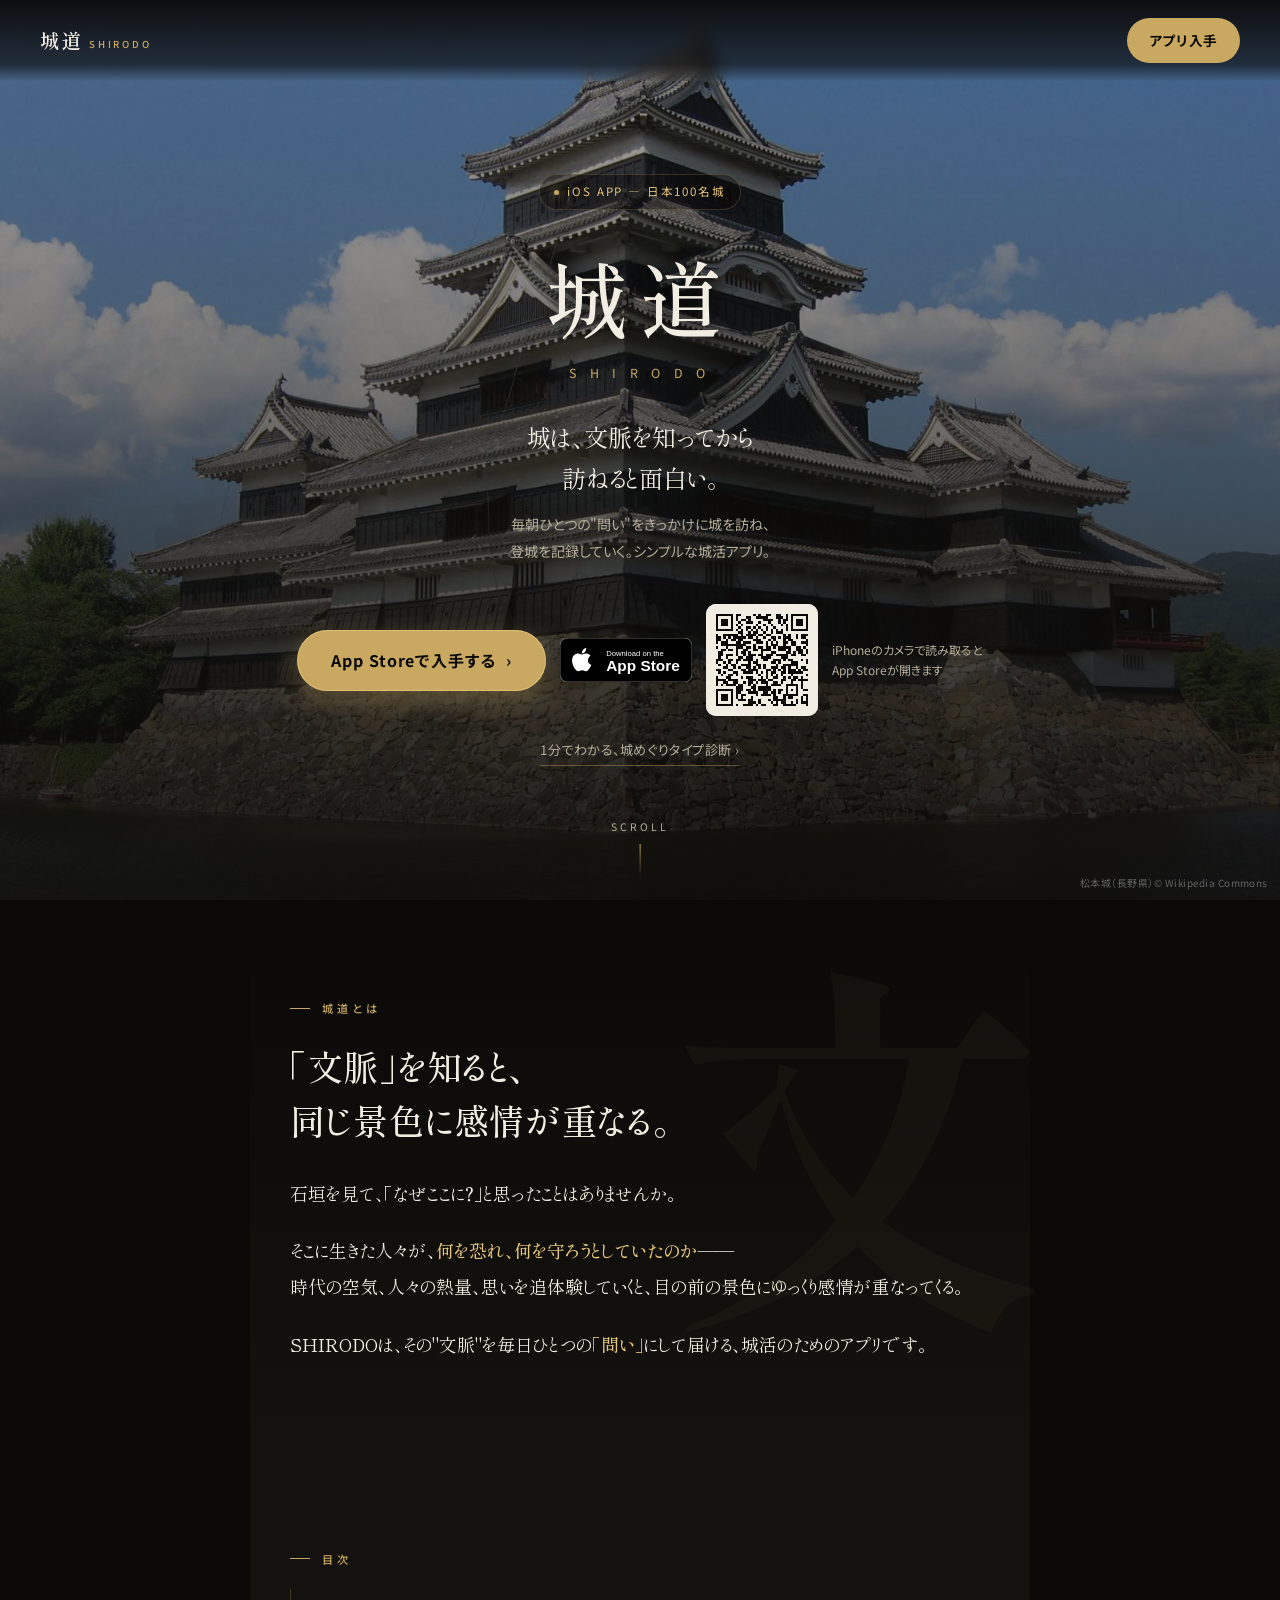
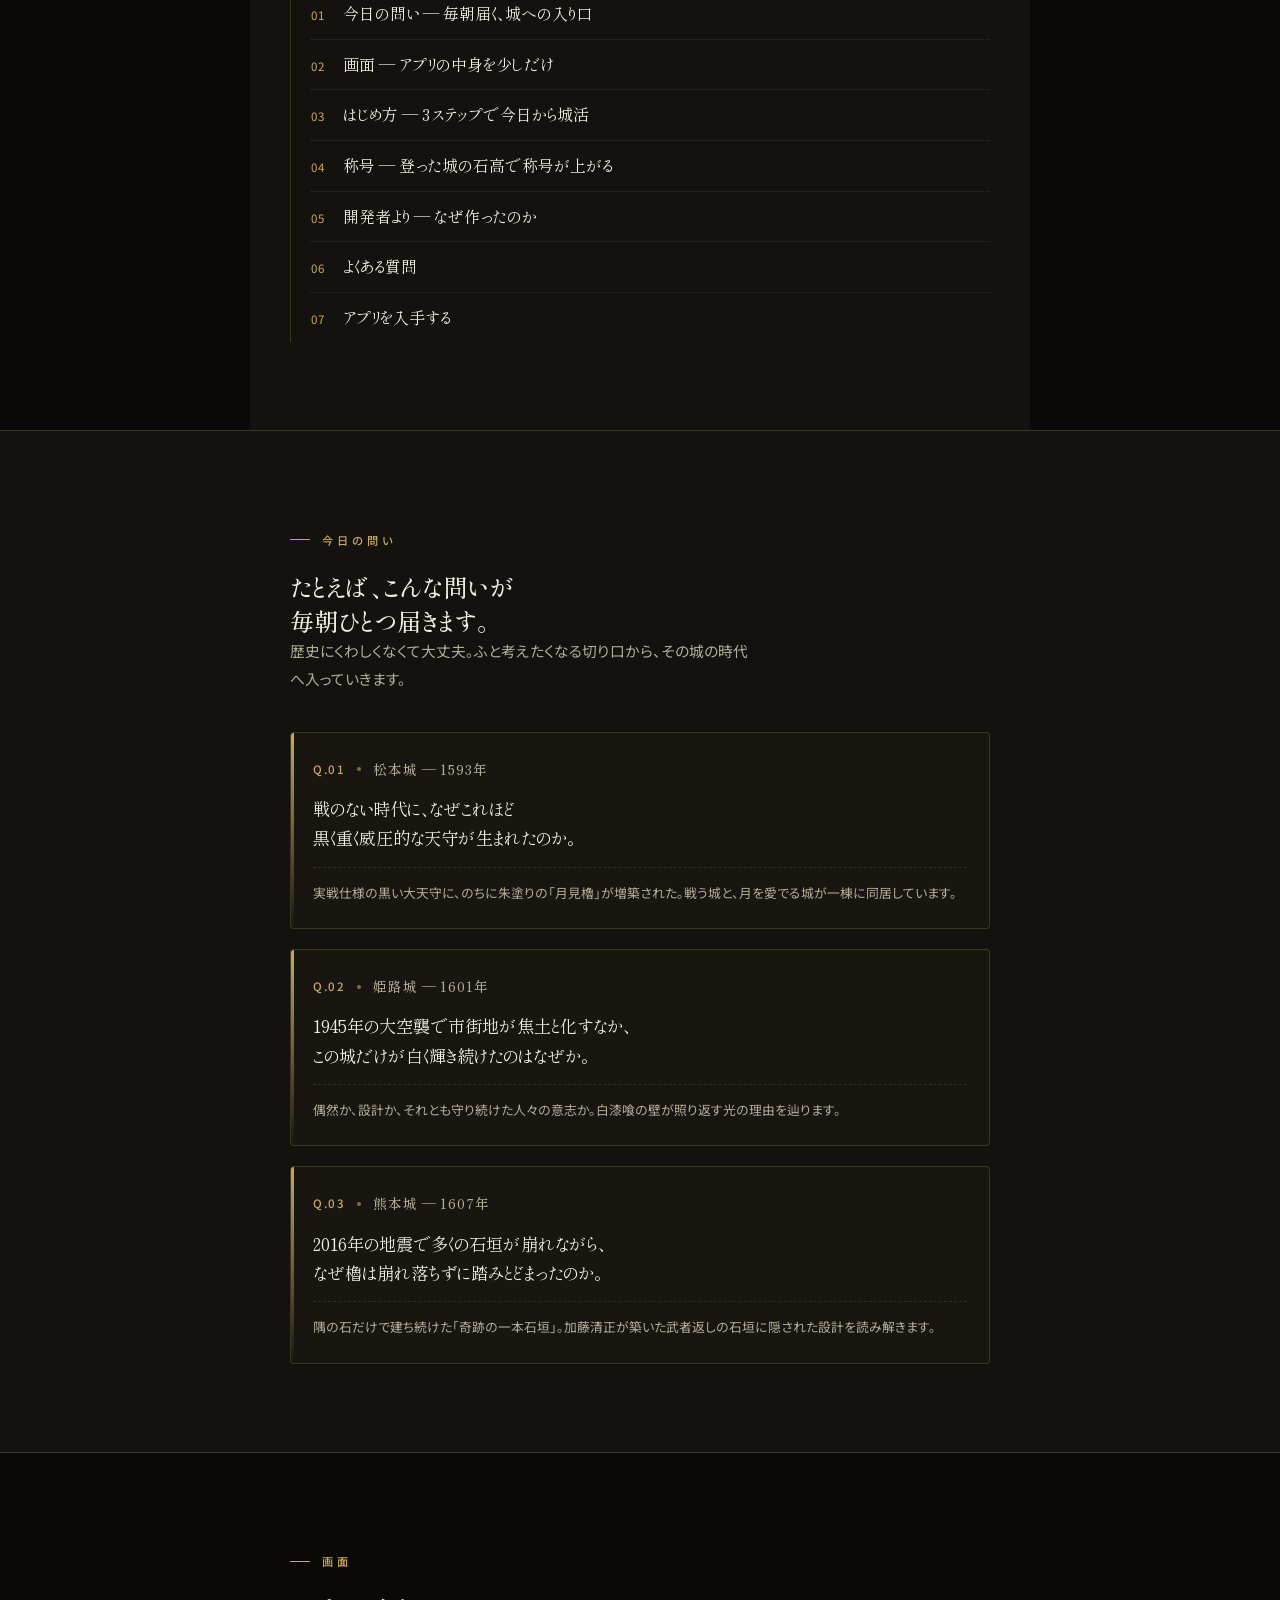
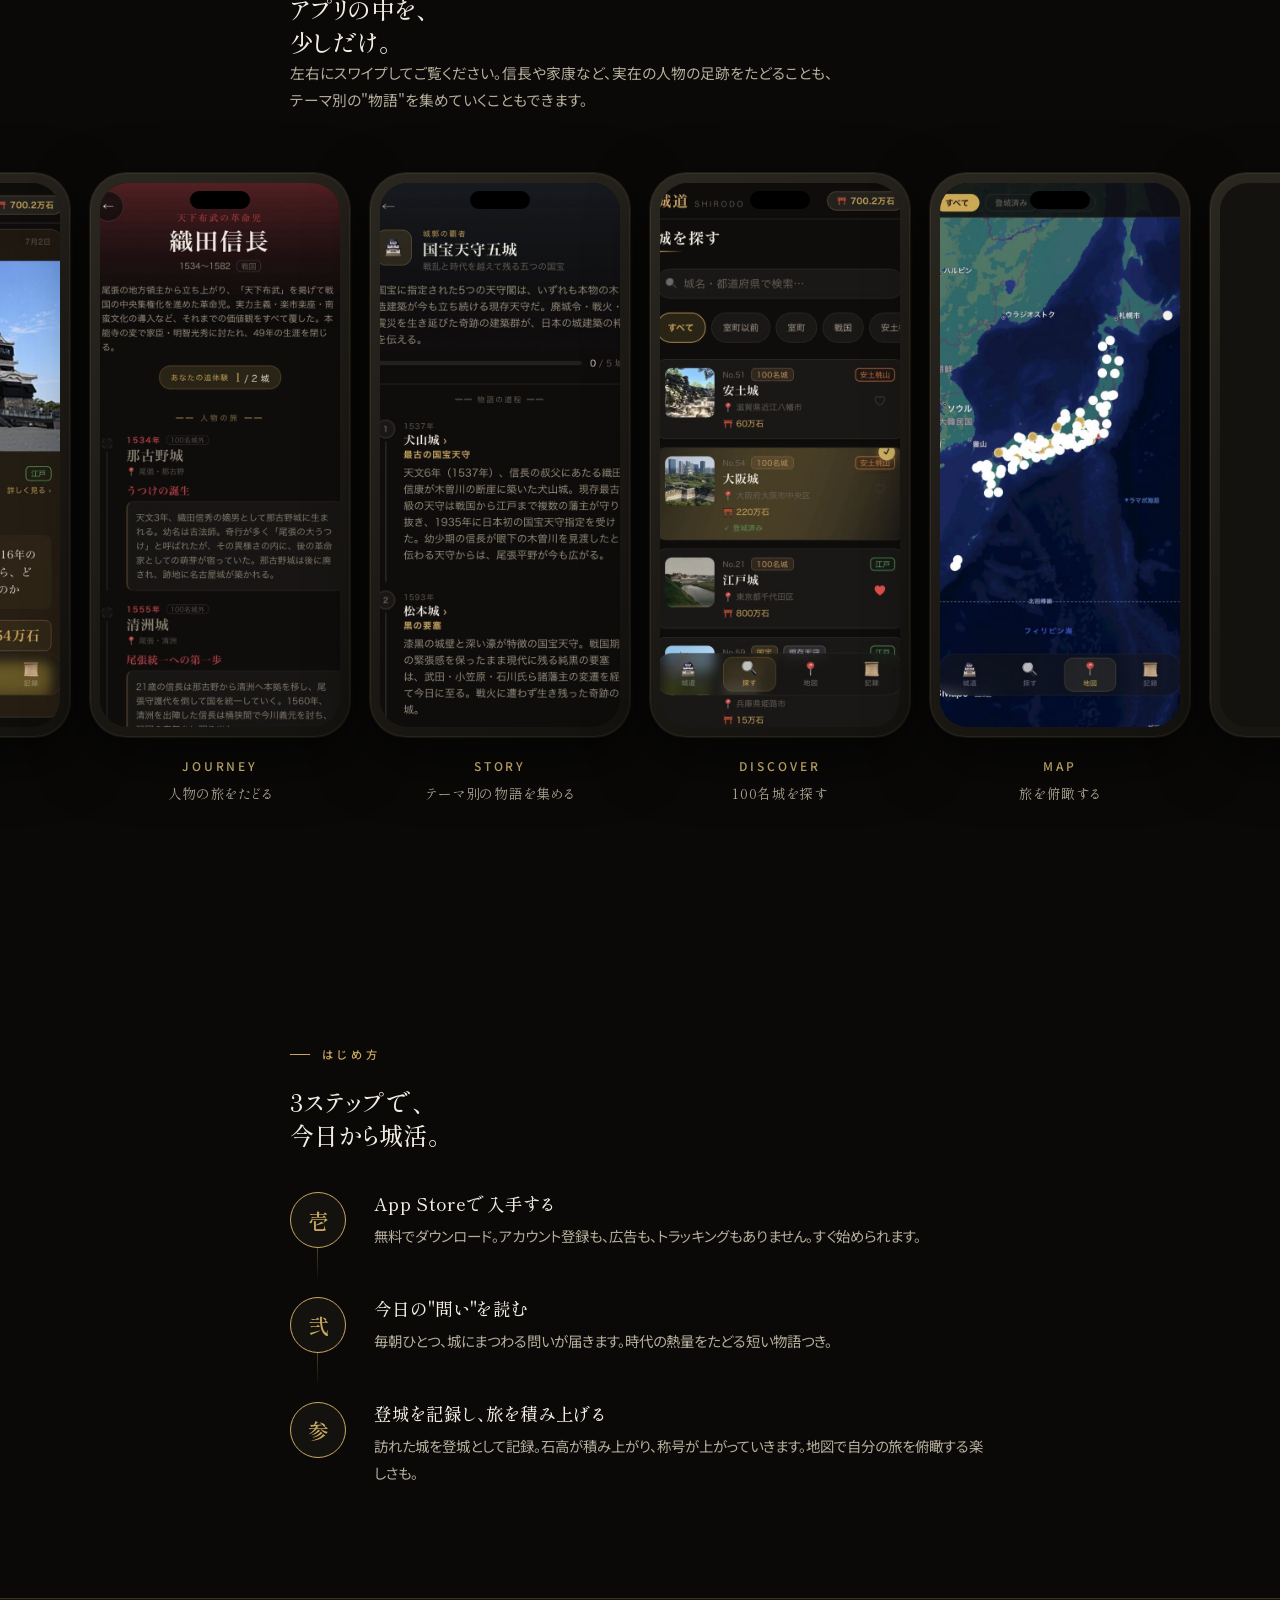
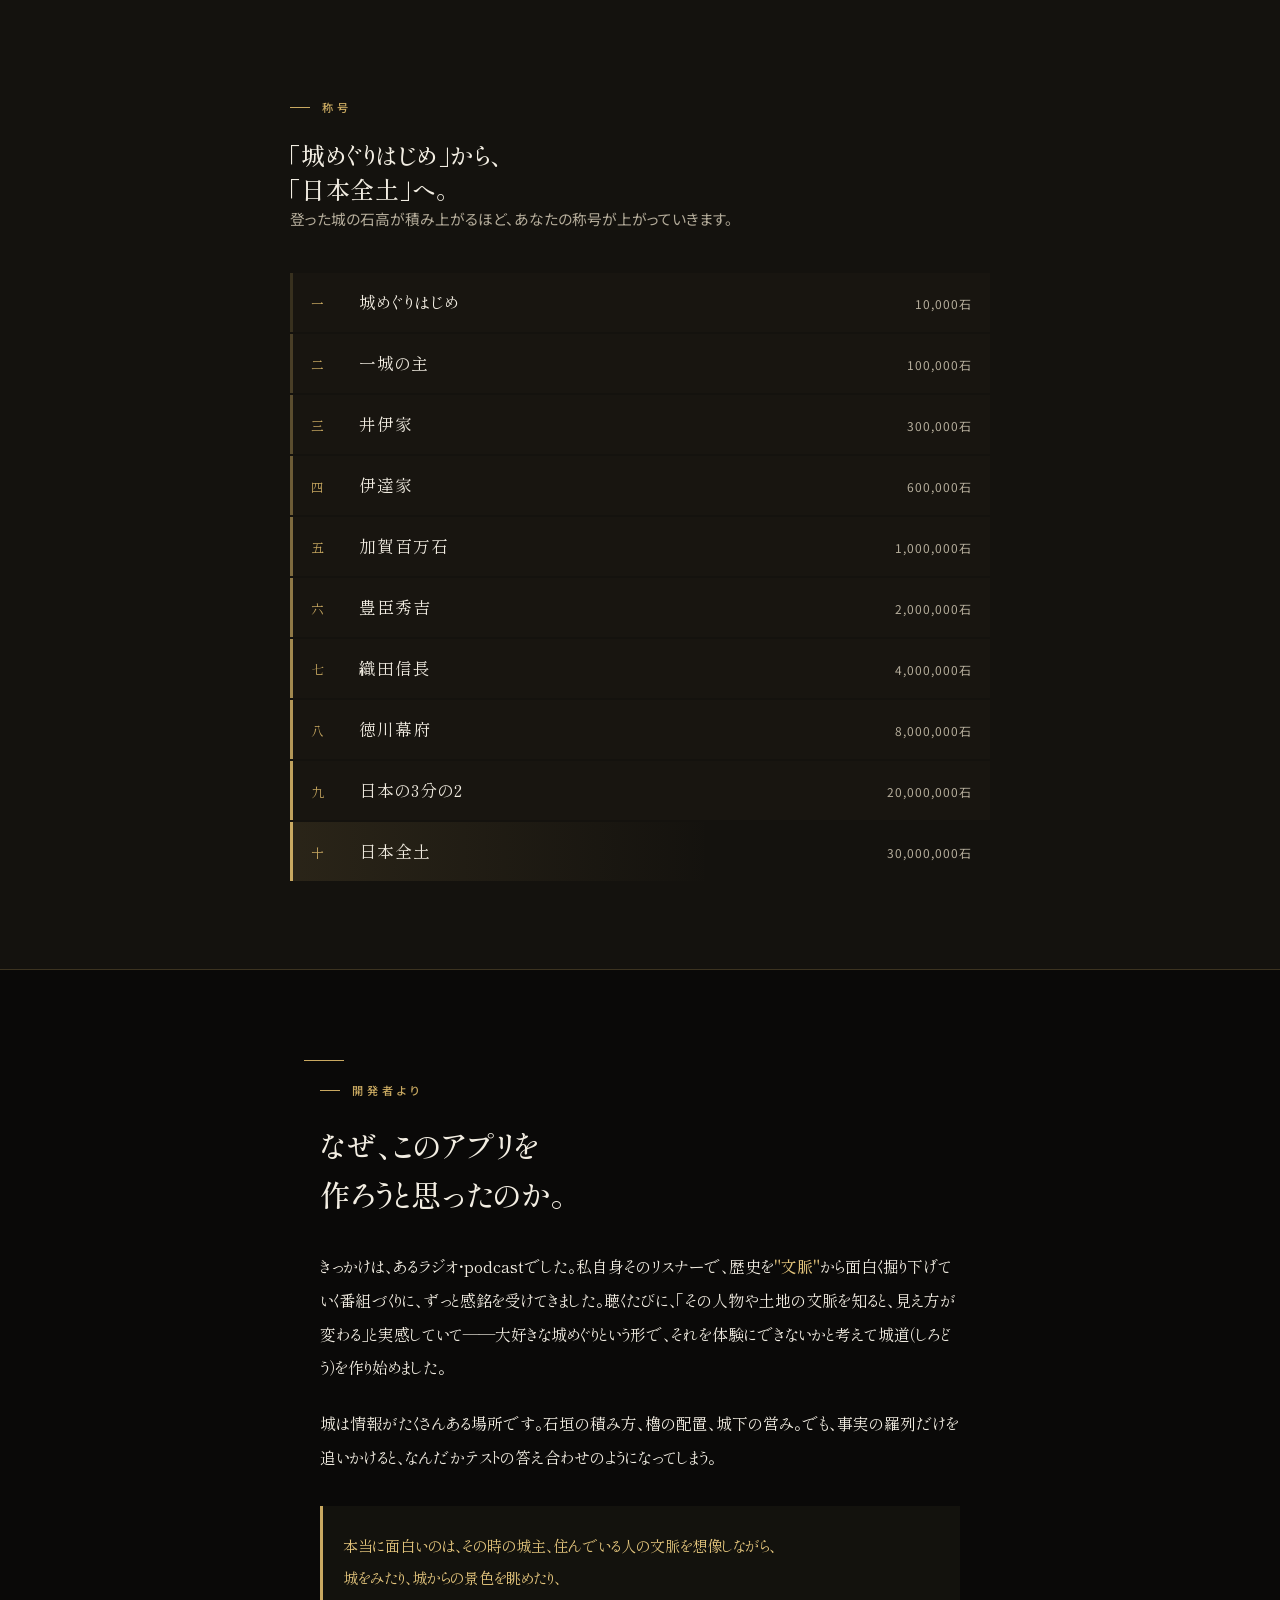
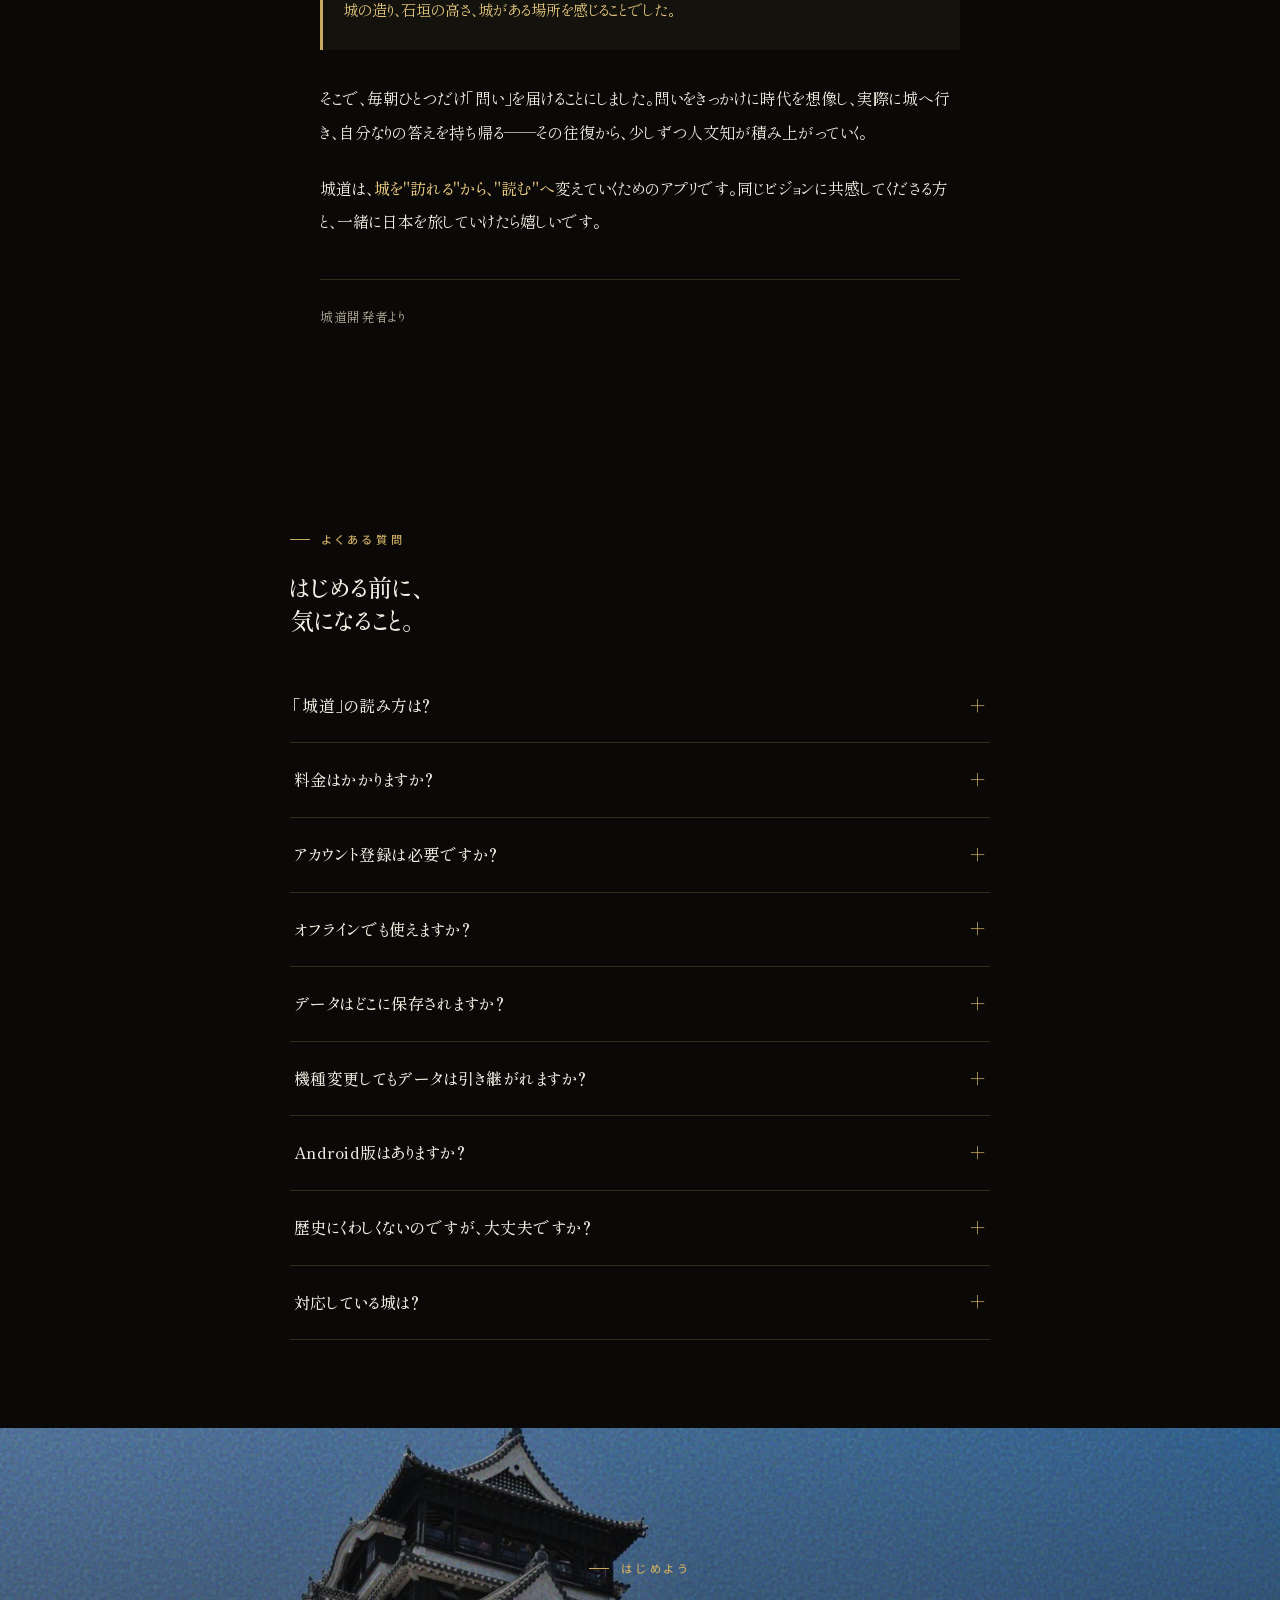
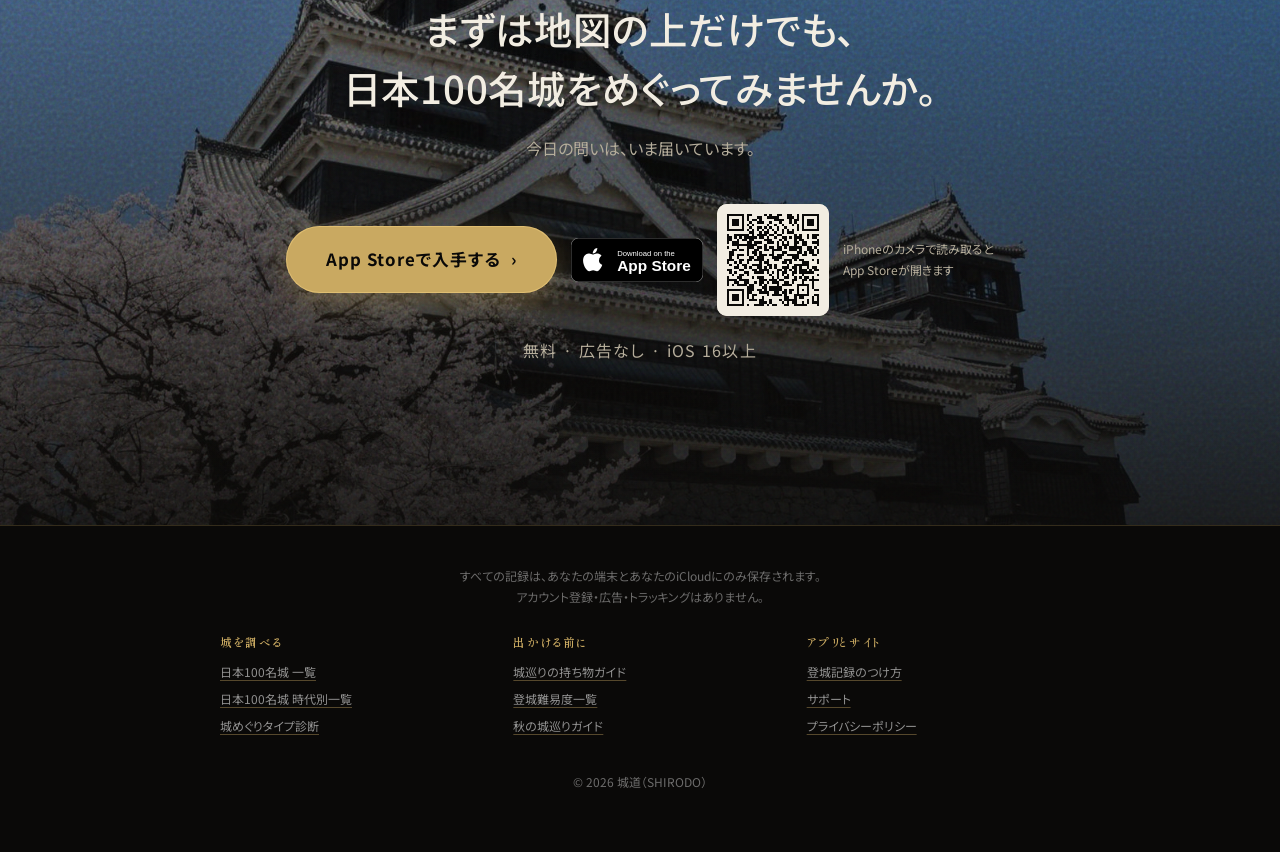
<file: index.html>
<!DOCTYPE html>
<html lang="ja">
<head>
<meta charset="UTF-8">
<meta name="viewport" content="width=device-width, initial-scale=1.0, viewport-fit=cover">
<title>城道（しろどう / SHIRODO）— 城めぐり記録アプリ｜文脈で城をめぐる</title>
<meta name="description" content="城は、文脈を知ってから訪ねると面白い。毎朝ひとつの「問い」をきっかけに城を訪ね、登城を記録していく城めぐり記録アプリ。城道（しろどう／SHIRODO）で、日本100名城をめぐる。">
<meta name="robots" content="index, follow">
<link rel="canonical" href="https://shirodo.com/">
<meta property="og:title" content="城道（SHIRODO）— 文脈で城をめぐる城めぐり記録アプリ">
<meta property="og:description" content="城は、文脈を知ってから訪ねると面白い。毎朝ひとつの「問い」をきっかけに城を訪ね、登城を記録していく城めぐり記録アプリ。">
<meta property="og:image" content="https://shirodo.com/assets/matsumoto-castle.jpg">
<meta property="og:image:width" content="1600">
<meta property="og:image:height" content="1200">
<meta property="og:image:alt" content="松本城の天守">
<meta property="og:url" content="https://shirodo.com/">
<meta property="og:type" content="website">
<meta property="og:site_name" content="城道（SHIRODO）">
<meta property="og:locale" content="ja_JP">
<meta name="twitter:card" content="summary_large_image">
<meta name="twitter:title" content="城道（SHIRODO）— 文脈で城をめぐる城めぐり記録アプリ">
<meta name="twitter:description" content="城は、文脈を知ってから訪ねると面白い。毎朝ひとつの「問い」をきっかけに城を訪ね、登城を記録していく城めぐり記録アプリ。">
<meta name="twitter:image" content="https://shirodo.com/assets/matsumoto-castle.jpg">
<script type="application/ld+json">
{
  "@context": "https://schema.org",
  "@type": "MobileApplication",
  "name": "城道（SHIRODO）",
  "alternateName": ["SHIRODO", "シロドウ", "しろどう", "城道アプリ", "shirodo"],
  "url": "https://shirodo.com/",
  "operatingSystem": "iOS 16以降",
  "applicationCategory": "TravelApplication",
  "inLanguage": "ja-JP",
  "description": "城は、文脈を知ってから訪ねると面白い。毎朝ひとつの「問い」をきっかけに城を訪ね、登城を記録していく城めぐり記録アプリ。日本100名城をめぐる。",
  "image": "https://shirodo.com/assets/matsumoto-castle.jpg",
  "screenshot": [
    "https://shirodo.com/assets/screen-today.jpg",
    "https://shirodo.com/assets/screen-nobunaga.jpg",
    "https://shirodo.com/assets/screen-storyline.jpg",
    "https://shirodo.com/assets/screen-search.jpg",
    "https://shirodo.com/assets/screen-map.jpg",
    "https://shirodo.com/assets/screen-detail.jpg"
  ],
  "featureList": [
    "毎朝ひとつの「問い」で城の文脈を学ぶ",
    "日本100名城の登城記録",
    "織田信長・徳川家康など人物の足跡をたどる旅",
    "テーマ別の「物語録」を集める",
    "地図で自分の旅を俯瞰",
    "石高に応じた称号システム",
    "広告なし・トラッキングなし・アカウント登録不要"
  ],
  "author": {
    "@id": "https://shirodo.com/#author"
  },
  "downloadUrl": "https://apps.apple.com/app/id6781983836",
  "installUrl": "https://apps.apple.com/app/id6781983836",
  "sameAs": [
    "https://apps.apple.com/jp/app/id6781983836"
  ],
  "offers": {
    "@type": "Offer",
    "price": "0",
    "priceCurrency": "JPY"
  }
}
</script>
<script type="application/ld+json">
{
  "@context": "https://schema.org",
  "@type": "FAQPage",
  "inLanguage": "ja-JP",
  "mainEntity": [
    {
      "@type": "Question",
      "name": "「城道」の読み方は？",
      "acceptedAnswer": {
        "@type": "Answer",
        "text": "アプリ名の「城道」は「しろどう」と読みます。英語表記はSHIRODOです。一般的な言葉としての「城道」は「じょうどう」（城へ通じる道や城内の通路）と読まれることもありますが、日本100名城の登城記録アプリの名前としては「しろどう（SHIRODO）」と読みます。"
      }
    },
    {
      "@type": "Question",
      "name": "料金はかかりますか？",
      "acceptedAnswer": {
        "@type": "Answer",
        "text": "城道（SHIRODO）は無料でお使いいただけます。アプリ内広告もありません。"
      }
    },
    {
      "@type": "Question",
      "name": "アカウント登録は必要ですか？",
      "acceptedAnswer": {
        "@type": "Answer",
        "text": "アカウント登録は不要です。城道（SHIRODO）はダウンロード後すぐに使い始められ、個人情報の入力もありません。"
      }
    },
    {
      "@type": "Question",
      "name": "オフラインでも使えますか？",
      "acceptedAnswer": {
        "@type": "Answer",
        "text": "城道（SHIRODO）は「今日の問い」の取得時に通信が必要ですが、一度読み込んだ内容や登城記録は、電波の届かない城でもオフラインで確認できます。"
      }
    },
    {
      "@type": "Question",
      "name": "データはどこに保存されますか？",
      "acceptedAnswer": {
        "@type": "Answer",
        "text": "城道（SHIRODO）の登城記録・メモの中身は、あなたの端末とあなたのiCloudにのみ保存され、開発者のサーバーには送信されません。アプリ改善のため、個人を特定しない利用状況・不具合情報のみ送信します（メモの本文など記録の中身は含まれません）。広告目的のトラッキングは行いません。"
      }
    },
    {
      "@type": "Question",
      "name": "機種変更してもデータは引き継がれますか？",
      "acceptedAnswer": {
        "@type": "Answer",
        "text": "はい、引き継がれます。城道（SHIRODO）の登城記録・メモはあなたのiCloudに自動で保存されるため、同じApple Accountの新しいiPhoneにアプリを入れるだけで引き継がれます。特別な移行作業は不要です。"
      }
    },
    {
      "@type": "Question",
      "name": "Android版はありますか？",
      "acceptedAnswer": {
        "@type": "Answer",
        "text": "城道（SHIRODO）は現在iOSのみでの提供です。Android版の予定は現時点ではありませんが、ご要望が多ければ検討します。"
      }
    },
    {
      "@type": "Question",
      "name": "歴史にくわしくないのですが、大丈夫ですか？",
      "acceptedAnswer": {
        "@type": "Answer",
        "text": "はい、大丈夫です。城道（SHIRODO）は「なぜ？」から入る問いなので、教科書的な歴史知識は必要ありません。むしろ詳しくない方にこそ楽しんでいただけるアプリです。ふと考えたくなる切り口から城の世界へ入っていきます。"
      }
    },
    {
      "@type": "Question",
      "name": "対応している城は？",
      "acceptedAnswer": {
        "@type": "Answer",
        "text": "城道（SHIRODO）は、日本100名城（公益財団法人日本城郭協会選定）の全100城を収録しています。続日本100名城への対応は、順次検討中です。"
      }
    }
  ]
}
</script>
<script type="application/ld+json">
{
  "@context": "https://schema.org",
  "@type": "WebSite",
  "name": "城道（SHIRODO）",
  "alternateName": ["SHIRODO", "シロドウ", "しろどう", "城道アプリ", "shirodo"],
  "url": "https://shirodo.com/",
  "inLanguage": "ja-JP",
  "sameAs": [
    "https://apps.apple.com/jp/app/id6781983836"
  ],
  "publisher": {
    "@id": "https://shirodo.com/#author"
  }
}
</script>
<script type="application/ld+json">
{
  "@context": "https://schema.org",
  "@type": "Person",
  "@id": "https://shirodo.com/#author",
  "name": "城道（SHIRODO）開発者",
  "url": "https://shirodo.com/",
  "description": "日本100名城の登城記録アプリ「城道（SHIRODO）」の開発者。自身も城をめぐりながら、城を「文脈から読む」体験を設計している。",
  "knowsAbout": ["日本100名城", "城郭", "城めぐり", "iOSアプリ開発"],
  "sameAs": [
    "https://github.com/katsuhikosakata29-max",
    "https://apps.apple.com/jp/app/id6781983836"
  ]
}
</script>

<link rel="preload" as="image" href="assets/matsumoto-castle.jpg" fetchpriority="high">

<!-- shared:head -->
<meta name="apple-itunes-app" content="app-id=6781983836">
<link rel="icon" href="/favicon.ico" sizes="32x32">
<link rel="icon" type="image/png" href="/favicon.png" sizes="192x192">
<link rel="apple-touch-icon" href="/apple-touch-icon.png">
<link rel="preconnect" href="https://fonts.googleapis.com">
<link rel="preconnect" href="https://fonts.gstatic.com" crossorigin>
<link rel="stylesheet" href="https://fonts.googleapis.com/css2?family=Noto+Serif+JP:wght@400;500;600;700&family=Noto+Sans+JP:wght@400;500;700&family=Shippori+Mincho:wght@500;600;700&display=swap">
<link rel="stylesheet" href="/assets/site.css?v=2f1d0cd4">
<!-- /shared:head -->

<style>
  /* =========================================================
     城道 A案：静謐な巻物
     - モバイルファースト（375px基準）
     - タイポグラフィ2種類のみ：Shippori Mincho（見出し）＋ Noto Sans JP（本文）
     - 黒×金の武家的世界観を維持しつつ、朱の差し色を追加
     ========================================================= */
          body {
    background: var(--sumi);
    color: var(--washi);
    font-family: var(--f-sans);
    font-weight: 400;
    line-height: 1.85;
    font-feature-settings: "palt";
    -webkit-font-smoothing: antialiased;
    overflow-x: hidden;
  }
  h1, h2, h3, h4 { font-family: var(--f-serif); font-weight: 500; line-height: 1.4; letter-spacing: 0.02em; }
    img { max-width: 100%; display: block; }

  /* ======= ナビゲーション（追従） ======= */
  .nav {
    position: fixed; top: 0; left: 0; right: 0; z-index: 50;
    padding: 14px 20px;
    background: linear-gradient(to bottom, rgba(10,9,8,0.95), rgba(10,9,8,0.6) 80%, transparent);
    backdrop-filter: blur(8px);
    -webkit-backdrop-filter: blur(8px);
    display: flex; align-items: center; justify-content: space-between;
    transition: background 0.3s;
  }
  .nav-brand {
    font-family: var(--f-serif);
    font-size: 1.05rem;
    letter-spacing: 0.14em;
    color: var(--washi);
    font-weight: 600;
  }
  .nav-brand small {
    font-size: 0.6rem;
    color: var(--gold);
    letter-spacing: 0.28em;
    margin-left: 6px;
    font-family: var(--f-sans);
    font-weight: 500;
  }
  .nav-cta {
    /* 読み物ページ用の枠線（assets/site.css）を打ち消す。トップは塗りボタン */
    border: 0;
    padding: 8px 18px;
    font-size: 0.8rem;
    font-weight: 700;
    background: var(--gold);
    color: var(--sumi);
    border-radius: 999px;
    letter-spacing: 0.05em;
  }

  /* ======= ヒーロー ======= */
  .hero {
    position: relative;
    min-height: 100vh;
    min-height: 100svh;
    display: flex;
    flex-direction: column;
    align-items: center;
    justify-content: center;
    text-align: center;
    padding: 100px 24px 120px;
    overflow: hidden;
    isolation: isolate;
  }
  .hero::before {
    content: "";
    position: absolute; inset: 0; z-index: -2;
    background:
      linear-gradient(180deg, rgba(10,9,8,0.35) 0%, rgba(10,9,8,0.55) 40%, rgba(10,9,8,0.92) 100%),
      url('assets/matsumoto-castle.jpg') center 30%/cover no-repeat;
  }
  /* ノイズテクスチャ */
  .hero::after {
    content: "";
    position: absolute; inset: 0; z-index: -1;
    background-image: url("data:image/svg+xml,%3Csvg viewBox='0 0 200 200' xmlns='http://www.w3.org/2000/svg'%3E%3Cfilter id='n'%3E%3CfeTurbulence type='fractalNoise' baseFrequency='0.9' numOctaves='2'/%3E%3CfeColorMatrix values='0 0 0 0 0.85 0 0 0 0 0.7 0 0 0 0 0.4 0 0 0 0.06 0'/%3E%3C/filter%3E%3Crect width='100%25' height='100%25' filter='url(%23n)'/%3E%3C/svg%3E");
    opacity: 0.5; mix-blend-mode: overlay; pointer-events: none;
  }
  .hero-badge {
    display: inline-flex; align-items: center; gap: 8px;
    padding: 6px 14px;
    border: 1px solid var(--line);
    border-radius: 999px;
    font-size: 0.72rem;
    color: var(--gold-bright);
    letter-spacing: 0.16em;
    margin-bottom: 28px;
    background: rgba(10,9,8,0.4);
  }
  .hero-badge::before {
    content: ""; width: 5px; height: 5px; background: var(--gold); border-radius: 50%;
    box-shadow: 0 0 8px var(--gold);
  }
  .hero h1 {
    font-size: clamp(3rem, 14vw, 4.6rem);
    letter-spacing: 0.15em;
    margin: 0 0 8px;
    text-shadow: 0 4px 20px rgba(0,0,0,0.6);
  }
  .hero .brand-en {
    font-family: var(--f-sans);
    font-size: 0.78rem;
    letter-spacing: 0.42em;
    color: var(--gold);
    margin-bottom: 32px;
    display: block;
  }
  .hero-tagline {
    font-family: var(--f-serif);
    font-size: clamp(1.1rem, 4.6vw, 1.5rem);
    line-height: 1.7;
    color: var(--washi);
    max-width: 20em;
    margin: 0 auto 12px;
    text-wrap: pretty;
  }
  .hero-sub {
    font-size: 0.88rem;
    color: var(--washi-dim);
    max-width: 26em;
    margin: 0 auto 40px;
    line-height: 1.9;
  }
  .hero-ctas {
    display: flex;
    flex-direction: column;
    gap: 14px;
    align-items: center;
  }
  .cta-primary {
    display: inline-flex;
    align-items: center;
    gap: 10px;
    background: var(--gold);
    color: var(--sumi);
    font-weight: 700;
    padding: 16px 34px;
    border-radius: 999px;
    font-size: 1rem;
    letter-spacing: 0.06em;
    box-shadow: 0 8px 30px rgba(201,169,97,0.35), 0 0 0 1px rgba(255,220,140,0.4) inset;
    transition: transform 0.15s, box-shadow 0.15s;
    min-height: 52px;
  }
  .cta-primary:hover { transform: translateY(-2px); box-shadow: 0 12px 40px rgba(201,169,97,0.5), 0 0 0 1px rgba(255,220,140,0.6) inset; }
  .cta-primary:active { transform: scale(0.97); }
  .cta-primary .arrow { transition: transform 0.2s; }
  .cta-primary:hover .arrow { transform: translateX(4px); }

  .apple-badge {
    display: inline-block;
    height: 44px;
    transition: opacity 0.15s;
  }
  .apple-badge:hover { opacity: 0.85; }
  .apple-badge svg { height: 100%; width: auto; display: block; }

  /* PC訪問者はその場でインストールできないため、iPhoneへの受け渡しにQRを出す */
  .qr-card { display: none; }
  @media (min-width: 768px) {
    .qr-card { display: flex; align-items: center; gap: 14px; }
    /* QRは assets/appstore-qr.svg（キャンペーン LP-QR、余白込み）。PCでボタンを押したときのダイアログと同じ画像 */
    .qr-box {
      background: #f2ede2;
      border-radius: 10px;
      overflow: hidden;
      width: 112px;
      height: 112px;
      flex: none;
    }
    .qr-box img { width: 100%; height: 100%; display: block; }
    .qr-card span {
      font-size: 0.75rem;
      color: var(--washi-dim);
      line-height: 1.7;
      text-align: left;
      white-space: nowrap;
    }
  }

  .hero-shindan {
    display: inline-flex;
    align-items: center;
    gap: 6px;
    margin-top: 22px;
    font-size: 0.82rem;
    color: var(--washi-dim);
    border-bottom: 1px solid rgba(201,169,97,0.4);
    padding-bottom: 2px;
    letter-spacing: 0.04em;
    transition: color 0.15s, border-color 0.15s;
  }
  .hero-shindan:hover { color: var(--gold-bright); border-color: var(--gold); }

  .hero-scroll {
    position: absolute; bottom: 24px; left: 50%; transform: translateX(-50%);
    font-size: 0.65rem; letter-spacing: 0.3em; color: var(--washi-dim);
    display: flex; flex-direction: column; align-items: center; gap: 8px;
  }
  .hero-scroll::after {
    content: ""; width: 1px; height: 32px;
    background: linear-gradient(to bottom, var(--gold), transparent);
    animation: pulse-line 2s ease-in-out infinite;
  }
  @keyframes pulse-line {
    0%, 100% { opacity: 0.4; transform: scaleY(0.8); }
    50% { opacity: 1; transform: scaleY(1); }
  }
  .photo-credit {
    position: absolute; bottom: 8px; right: 12px;
    font-size: 0.62rem; color: rgba(255,255,255,0.35);
    letter-spacing: 0.05em;
  }

  /* ======= 汎用セクション ======= */
  .section {
    padding: 88px 24px;
    max-width: 780px;
    margin: 0 auto;
    position: relative;
  }
  .section-eyebrow {
    font-size: 0.7rem;
    letter-spacing: 0.35em;
    color: var(--gold);
    display: inline-flex;
    align-items: center;
    gap: 12px;
    margin-bottom: 20px;
    font-weight: 500;
  }
  .section-eyebrow::before {
    content: ""; width: 20px; height: 1px; background: var(--gold);
  }
  .section h2 {
    font-size: clamp(1.6rem, 6.5vw, 2.2rem);
    line-height: 1.55;
    margin-bottom: 28px;
    text-wrap: balance;
  }
  .section .lead-copy {
    font-family: var(--f-serif);
    font-size: clamp(1rem, 3.8vw, 1.12rem);
    color: var(--washi);
    line-height: 2;
    text-wrap: pretty;
  }
  .section .lead-copy p + p { margin-top: 1.2em; }
  .accent {
    color: var(--gold-bright);
    font-weight: 500;
  }

  /* ======= 目次 ======= */
  section[id] { scroll-margin-top: 80px; }
  .toc-section { background: var(--sumi-2); }
  .toc-nav { border-left: 1px solid var(--line); padding-left: 20px; }
  .toc-nav a {
    display: flex; align-items: baseline; gap: 14px;
    padding: 10px 0;
    font-family: var(--f-serif);
    font-size: 1rem;
    color: var(--washi);
    border-bottom: 1px dotted rgba(201,169,97,0.18);
    transition: color 0.15s;
  }
  .toc-nav a:last-child { border-bottom: none; }
  .toc-nav a:hover { color: var(--gold-bright); }
  .toc-nav .num {
    font-size: 0.72rem; color: var(--gold); letter-spacing: 0.1em;
    font-family: var(--f-sans); flex: none; width: 1.6em;
  }

  /* ======= 「文脈」思想セクション ======= */
  .philosophy {
    background: linear-gradient(180deg, var(--sumi) 0%, var(--sumi-2) 100%);
    position: relative;
  }
  .philosophy::before {
    content: "文";
    position: absolute;
    top: 40px; right: -20px;
    font-family: var(--f-serif);
    font-size: 24rem;
    color: rgba(201,169,97,0.04);
    line-height: 1;
    pointer-events: none;
    font-weight: 700;
  }

  /* ======= 「今日の問い」実例 ======= */
  .questions {
    background: var(--sumi-2);
    border-top: 1px solid var(--line);
    border-bottom: 1px solid var(--line);
    padding: 88px 0;
  }
  .questions-inner { max-width: 780px; margin: 0 auto; padding: 0 24px; }
  .questions-list {
    display: flex;
    flex-direction: column;
    gap: 20px;
    margin-top: 40px;
  }
  .q-card {
    background: rgba(30,26,20,0.5);
    border: 1px solid var(--line);
    border-radius: 4px;
    padding: 24px 22px;
    position: relative;
    overflow: hidden;
  }
  .q-card::before {
    content: "";
    position: absolute; left: 0; top: 0; bottom: 0; width: 3px;
    background: linear-gradient(to bottom, var(--gold), transparent);
  }
  .q-meta {
    display: flex; align-items: center; gap: 12px;
    font-size: 0.72rem; color: var(--gold);
    letter-spacing: 0.14em;
    margin-bottom: 12px;
    font-weight: 500;
  }
  .q-meta .dot { width: 4px; height: 4px; background: var(--gold-bright); border-radius: 50%; opacity: 0.5; }
  .q-castle {
    color: var(--washi-dim);
    font-family: var(--f-serif);
    font-size: 0.85rem;
    letter-spacing: 0.06em;
  }
  .q-body {
    font-family: var(--f-serif);
    font-size: 1.08rem;
    line-height: 1.7;
    color: var(--washi);
    text-wrap: pretty;
  }
  .q-hint {
    margin-top: 14px;
    font-size: 0.8rem;
    color: var(--washi-dim);
    line-height: 1.75;
    padding-top: 14px;
    border-top: 1px dashed rgba(201,169,97,0.15);
  }

  /* ======= アプリのスクリーンショットギャラリー ======= */
  .screens {
    padding: 88px 0 100px;
    background: var(--sumi);
  }
  .screens-head { max-width: 780px; margin: 0 auto; padding: 0 24px 40px; }
  .screens-scroll {
    display: flex;
    gap: 20px;
    padding: 20px 24px 40px;
    overflow-x: auto;
    scroll-snap-type: x mandatory;
    -webkit-overflow-scrolling: touch;
    scrollbar-width: none;
  }
  .screens-scroll::-webkit-scrollbar { display: none; }
  .phone {
    flex: 0 0 260px;
    scroll-snap-align: center;
    position: relative;
  }
  .phone-frame {
    width: 100%;
    aspect-ratio: 9 / 19.5;
    border-radius: 36px;
    background: linear-gradient(145deg, #2a2620, #14120e);
    padding: 10px;
    box-shadow:
      0 20px 60px rgba(0,0,0,0.6),
      0 0 0 1px rgba(201,169,97,0.15),
      inset 0 0 0 1px rgba(255,255,255,0.06);
    position: relative;
  }
  .phone-screen {
    width: 100%;
    height: 100%;
    border-radius: 28px;
    background: var(--sumi-2);
    overflow: hidden;
    position: relative;
    display: flex;
    flex-direction: column;
  }
  .phone-shot {
    width: 100%;
    height: 100%;
    object-fit: cover;
    object-position: top center;
    display: block;
  }
  .phone-notch {
    position: absolute;
    top: 8px; left: 50%; transform: translateX(-50%);
    width: 60px; height: 18px;
    background: #000;
    border-radius: 999px;
    z-index: 10;
  }
  .phone-caption {
    text-align: center;
    margin-top: 18px;
    font-size: 0.85rem;
    color: var(--washi-dim);
    font-family: var(--f-serif);
    letter-spacing: 0.05em;
  }
  .phone-caption strong {
    display: block;
    color: var(--gold-bright);
    font-size: 0.75rem;
    font-family: var(--f-sans);
    letter-spacing: 0.24em;
    margin-bottom: 4px;
    font-weight: 500;
  }

  /* ======= 使い方 3ステップ ======= */
  .howto { padding: 88px 24px; max-width: 780px; margin: 0 auto; }
  .steps { display: flex; flex-direction: column; gap: 24px; margin-top: 40px; }
  .step {
    display: grid;
    grid-template-columns: 44px 1fr;
    gap: 20px;
    align-items: start;
    padding-bottom: 24px;
    position: relative;
  }
  .step:not(:last-child)::after {
    content: "";
    position: absolute;
    left: 21px; top: 44px; bottom: -12px;
    width: 1px;
    background: linear-gradient(to bottom, var(--gold) 0%, transparent 90%);
    opacity: 0.35;
  }
  .step-num {
    width: 44px; height: 44px;
    display: flex; align-items: center; justify-content: center;
    border: 1px solid var(--gold);
    border-radius: 50%;
    font-family: var(--f-serif);
    font-size: 1.15rem;
    color: var(--gold);
    font-weight: 600;
    background: var(--sumi-2);
    position: relative;
    z-index: 1;
  }
  .step-body h3 {
    font-size: 1.1rem;
    color: var(--washi);
    margin-bottom: 6px;
  }
  .step-body p {
    color: var(--washi-dim);
    font-size: 0.9rem;
    line-height: 1.85;
  }

  /* ======= 称号ステップ - 独立ビジュアル ======= */
  .titles {
    background: var(--sumi-2);
    padding: 88px 0;
    border-top: 1px solid var(--line);
    border-bottom: 1px solid var(--line);
  }
  .titles-inner { max-width: 780px; margin: 0 auto; padding: 0 24px; }
  .titles-ladder {
    margin-top: 40px;
    display: flex; flex-direction: column;
    gap: 2px;
  }
  .ladder-item {
    display: grid;
    grid-template-columns: auto 1fr auto;
    gap: 16px;
    align-items: baseline;
    padding: 14px 18px;
    background: rgba(30,26,20,0.4);
    border-left: 3px solid transparent;
    transition: background 0.2s;
  }
  .ladder-item:nth-child(1) { border-left-color: rgba(201,169,97,0.18); }
  .ladder-item:nth-child(2) { border-left-color: rgba(201,169,97,0.28); }
  .ladder-item:nth-child(3) { border-left-color: rgba(201,169,97,0.38); }
  .ladder-item:nth-child(4) { border-left-color: rgba(201,169,97,0.48); }
  .ladder-item:nth-child(5) { border-left-color: rgba(201,169,97,0.58); }
  .ladder-item:nth-child(6) { border-left-color: rgba(201,169,97,0.68); }
  .ladder-item:nth-child(7) { border-left-color: rgba(201,169,97,0.78); }
  .ladder-item:nth-child(8) { border-left-color: rgba(201,169,97,0.88); }
  .ladder-item:nth-child(9) { border-left-color: rgba(201,169,97,0.95); }
  .ladder-item:nth-child(10) {
    border-left-color: var(--gold);
    background: linear-gradient(90deg, rgba(201,169,97,0.12), transparent 60%);
  }
  .ladder-num {
    font-family: var(--f-serif);
    color: var(--gold);
    font-size: 0.8rem;
    min-width: 32px;
    letter-spacing: 0.06em;
    flex-shrink: 0;
  }
  .ladder-name {
    font-family: var(--f-serif);
    font-size: 1.05rem;
    color: var(--washi);
    letter-spacing: 0.06em;
  }
  .ladder-koku {
    font-size: 0.75rem;
    color: var(--washi-dim);
    letter-spacing: 0.08em;
    text-align: right;
    white-space: nowrap;
  }

  /* ======= 開発者の想い ======= */
  .story {
    padding: 100px 24px;
    max-width: 720px;
    margin: 0 auto;
    position: relative;
  }
  .story::before {
    content: "";
    position: absolute;
    left: 24px; top: 90px;
    width: 40px; height: 1px;
    background: var(--gold);
  }
  .story h2 {
    font-size: clamp(1.5rem, 5.5vw, 1.9rem);
    margin-bottom: 32px;
    line-height: 1.6;
    text-wrap: balance;
  }
  .story-body {
    font-family: var(--f-serif);
    font-size: 1rem;
    line-height: 2.1;
    color: var(--washi);
  }
  .story-body p + p { margin-top: 1.4em; }
  .story-quote {
    padding: 24px 20px;
    margin: 32px 0;
    border-left: 3px solid var(--gold);
    background: rgba(201,169,97,0.05);
    font-size: 0.95rem;
    color: var(--gold-bright);
    font-style: normal;
  }
  .story-sign {
    margin-top: 40px;
    padding-top: 24px;
    border-top: 1px solid var(--line);
    font-size: 0.8rem;
    color: var(--washi-dim);
    letter-spacing: 0.05em;
  }
  .story-sign strong {
    display: block;
    color: var(--washi);
    font-family: var(--f-serif);
    font-size: 1rem;
    margin-bottom: 4px;
    letter-spacing: 0.08em;
  }

  /* ======= FAQ ======= */
  .faq {
    padding: 88px 24px;
    max-width: 780px;
    margin: 0 auto;
  }
  .faq-list { margin-top: 32px; }
  .faq-item {
    border-bottom: 1px solid var(--line);
  }
  .faq-item summary {
    padding: 22px 40px 22px 4px;
    font-size: 1rem;
    color: var(--washi);
    cursor: pointer;
    position: relative;
    list-style: none;
    font-weight: 500;
    font-family: var(--f-serif);
    letter-spacing: 0.03em;
    transition: color 0.2s;
  }
    .faq-item summary::after {
    content: "＋";
    position: absolute;
    right: 4px; top: 50%; transform: translateY(-50%);
    color: var(--gold);
    font-size: 1.2rem;
    transition: transform 0.3s;
  }
    .faq-item summary:hover { color: var(--gold-bright); }
  .faq-item .faq-body {
    padding: 0 4px 24px;
    color: var(--washi-dim);
    font-size: 0.9rem;
    line-height: 1.9;
  }

  /* ======= 最終CTA ======= */
  .final-cta {
    padding: 100px 24px;
    text-align: center;
    background:
      linear-gradient(180deg, rgba(10,9,8,0.4) 0%, rgba(10,9,8,0.9) 100%),
      url('assets/kumamoto-castle.jpg') center/cover fixed;
    position: relative;
  }
  .final-cta::before {
    content: "";
    position: absolute; inset: 0;
    background-image: url("data:image/svg+xml,%3Csvg viewBox='0 0 200 200' xmlns='http://www.w3.org/2000/svg'%3E%3Cfilter id='n'%3E%3CfeTurbulence type='fractalNoise' baseFrequency='0.9' numOctaves='2'/%3E%3CfeColorMatrix values='0 0 0 0 0.85 0 0 0 0 0.7 0 0 0 0 0.4 0 0 0 0 0.08 0'/%3E%3C/filter%3E%3Crect width='100%25' height='100%25' filter='url(%23n)'/%3E%3C/svg%3E");
    opacity: 0.5; mix-blend-mode: overlay; pointer-events: none;
  }
  .final-cta-inner { position: relative; max-width: 640px; margin: 0 auto; }
  .final-cta h2 {
    /* 行動への誘い文なので、見出しでも明朝にしない */
    font-family: var(--f-sans);
    font-size: clamp(1.7rem, 6.5vw, 2.4rem);
    margin-bottom: 16px;
    text-wrap: balance;
    line-height: 1.55;
  }
  .final-cta p {
    color: var(--washi-dim);
    /* ボタン直前の後押し文なので明朝にしない(本文と同じゴシックを継承) */
    font-size: 1rem;
    margin-bottom: 40px;
    max-width: 24em;
    margin-left: auto; margin-right: auto;
  }
  .final-cta .cta-primary { font-size: 1.05rem; padding: 18px 40px; }
  .cta-note {
    margin-top: 20px;
    font-size: 0.75rem;
    color: var(--washi-dim);
    letter-spacing: 0.08em;
  }

  /* ======= フッター ======= */
  footer {
    text-align: center;
    padding: 40px 24px 60px;
    color: rgba(255,255,255,0.4);
    font-size: 0.78rem;
    background: var(--sumi);
    border-top: 1px solid var(--line);
  }
  footer p { margin-bottom: 10px; line-height: 1.7; }

  /* ======= 出現アニメーション ======= */
  .reveal {
    opacity: 0;
    transform: translateY(24px);
    transition: opacity 0.8s ease-out, transform 0.8s ease-out;
    transition-delay: 0.05s;
  }
  .reveal.in {
    opacity: 1;
    transform: translateY(0);
  }
  @media (prefers-reduced-motion: reduce) {
    .reveal { opacity: 1; transform: none; transition: none; }
    * { animation: none !important; transition: none !important; }
  }

  /* ======= PC対応 ======= */
  @media (min-width: 768px) {
    .nav { padding: 18px 40px; }
    .nav-brand { font-size: 1.2rem; }
    .nav-cta { padding: 10px 22px; font-size: 0.85rem; }
    .hero { padding: 120px 40px 80px; }
    .section, .howto, .story, .faq { padding-left: 40px; padding-right: 40px; }
    .questions-inner, .screens-head, .titles-inner { padding-left: 40px; padding-right: 40px; }
    .hero-ctas { flex-direction: row; flex-wrap: wrap; }
    .final-cta { padding: 120px 40px; }
    .final-cta-inner { max-width: 800px; }
    .phone { flex: 0 0 280px; }
    .screens-scroll { padding-left: 40px; padding-right: 40px; }
    .step { grid-template-columns: 56px 1fr; gap: 28px; }
    .step-num { width: 56px; height: 56px; font-size: 1.3rem; }
    .step:not(:last-child)::after { left: 27px; top: 56px; }
  }
  @media (min-width: 1024px) {
    .hero h1 { font-size: 5.2rem; }
    .screens-scroll { justify-content: center; overflow: visible; padding: 20px 40px 40px; }
    .phone { flex: 0 0 260px; }
  }
</style>
<!-- shared:scripts -->
<script defer src="/assets/analytics.js"></script>
<script defer src="/assets/appstore-qr.js"></script>
<!-- /shared:scripts -->
</head>
<body>

<!-- ============= NAV ============= -->
<!-- shared:nav -->
<nav class="nav">
  <div class="nav-brand">城道<small>SHIRODO</small></div>
  <a class="nav-cta" href="https://apps.apple.com/app/id6781983836">アプリ入手</a>
</nav>
<!-- /shared:nav -->

<!-- ============= HERO ============= -->
<header class="hero">
  <span class="hero-badge">iOS APP — 日本100名城</span>
  <h1 class="serif">城道<span class="visually-hidden">（しろどう・SHIRODO）— 文脈で城をめぐる、日本100名城の城めぐり記録アプリ</span></h1>
  <span class="brand-en" aria-hidden="true">S H I R O D O</span>
  <p class="hero-tagline">
    城は、文脈を知ってから<br>訪ねると面白い。
  </p>
  <p class="hero-sub">
    毎朝ひとつの"問い"をきっかけに城を訪ね、<br>
    登城を記録していく。シンプルな城活アプリ。
  </p>
  <div class="hero-ctas">
    <a class="cta-primary" href="https://apps.apple.com/app/id6781983836">
      App Storeで入手する
      <span class="arrow">›</span>
    </a>
    <a class="apple-badge" href="https://apps.apple.com/app/id6781983836" aria-label="Download on the App Store">
      <svg viewBox="0 0 120 40" xmlns="http://www.w3.org/2000/svg">
        <rect width="120" height="40" rx="7" fill="#000" stroke="#a8a8a8" stroke-width="0.5"/>
        <path d="M25.5 20.2c0-2.7 2.2-4 2.3-4.1-1.3-1.8-3.2-2.1-3.9-2.1-1.7-0.2-3.2 1-4.1 1-0.9 0-2.1-1-3.5-0.9-1.8 0-3.5 1-4.4 2.6-1.9 3.3-0.5 8.1 1.3 10.8 0.9 1.3 2 2.7 3.4 2.7 1.4-0.1 1.9-0.9 3.5-0.9 1.7 0 2.1 0.9 3.5 0.9 1.5 0 2.4-1.3 3.3-2.7 1.1-1.5 1.5-3 1.5-3.1-0.1-0.1-3-1.1-3-4.2zm-2.7-7.6c0.7-0.9 1.2-2.1 1.1-3.4-1 0.1-2.3 0.7-3 1.6-0.7 0.8-1.3 2.1-1.1 3.3 1.2 0.1 2.3-0.6 3-1.5z" fill="#fff"/>
        <text x="42" y="16" font-family="-apple-system, sans-serif" font-size="7" fill="#fff">Download on the</text>
        <text x="42" y="30" font-family="-apple-system, sans-serif" font-size="14" font-weight="600" fill="#fff">App Store</text>
      </svg>
    </a>
    <div class="qr-card">
      <div class="qr-box">
        <img src="/assets/appstore-qr.svg" width="112" height="112" alt="城道のApp StoreページのQRコード" loading="lazy">
      </div>
      <span>iPhoneのカメラで読み取ると<br>App Storeが開きます</span>
    </div>
  </div>
  <a class="hero-shindan" href="/shindan/">1分でわかる、城めぐりタイプ診断 ›</a>
  <span class="hero-scroll">SCROLL</span>
  <span class="photo-credit">松本城（長野県）© Wikipedia Commons</span>
</header>

<!-- ============= PHILOSOPHY ============= -->
<section class="section philosophy reveal">
  <span class="section-eyebrow">城道とは</span>
  <h2 class="serif">「文脈」を知ると、<br>同じ景色に感情が重なる。</h2>
  <div class="lead-copy">
    <p>石垣を見て、「なぜここに？」と思ったことはありませんか。</p>
    <p>
      そこに生きた人々が、<span class="accent">何を恐れ、何を守ろうとしていたのか</span>——<br>
      時代の空気、人々の熱量、思いを追体験していくと、目の前の景色にゆっくり感情が重なってくる。
    </p>
    <p>
      SHIRODOは、その"文脈"を毎日ひとつの<span class="accent">「問い」</span>にして届ける、城活のためのアプリです。
    </p>
  </div>
</section>

<!-- ============= 目次 ============= -->
<section class="section toc-section reveal">
  <span class="section-eyebrow">目次</span>
  <nav class="toc-nav" aria-label="ページ内目次">
    <a href="#questions"><span class="num">01</span>今日の問い — 毎朝届く、城への入り口</a>
    <a href="#screens"><span class="num">02</span>画面 — アプリの中身を少しだけ</a>
    <a href="#howto"><span class="num">03</span>はじめ方 — 3ステップで今日から城活</a>
    <a href="#titles"><span class="num">04</span>称号 — 登った城の石高で称号が上がる</a>
    <a href="#story"><span class="num">05</span>開発者より — なぜ作ったのか</a>
    <a href="#faq"><span class="num">06</span>よくある質問</a>
    <a href="#get"><span class="num">07</span>アプリを入手する</a>
  </nav>
</section>

<!-- ============= 今日の問い（実例） ============= -->
<section class="questions reveal" id="questions">
  <div class="questions-inner">
    <span class="section-eyebrow">今日の問い</span>
    <h2 class="serif">たとえば、こんな問いが<br>毎朝ひとつ届きます。</h2>
    <p style="color: var(--washi-dim); font-size: 0.92rem; max-width: 32em;">
      歴史にくわしくなくて大丈夫。ふと考えたくなる切り口から、その城の時代へ入っていきます。
    </p>
    <div class="questions-list">
      <article class="q-card">
        <div class="q-meta"><span>Q.01</span><span class="dot"></span><span class="q-castle">松本城 — 1593年</span></div>
        <p class="q-body">戦のない時代に、なぜこれほど<br>黒く重く威圧的な天守が生まれたのか。</p>
        <p class="q-hint">実戦仕様の黒い大天守に、のちに朱塗りの「月見櫓」が増築された。戦う城と、月を愛でる城が一棟に同居しています。</p>
      </article>
      <article class="q-card">
        <div class="q-meta"><span>Q.02</span><span class="dot"></span><span class="q-castle">姫路城 — 1601年</span></div>
        <p class="q-body">1945年の大空襲で市街地が焦土と化すなか、<br>この城だけが白く輝き続けたのはなぜか。</p>
        <p class="q-hint">偶然か、設計か、それとも守り続けた人々の意志か。白漆喰の壁が照り返す光の理由を辿ります。</p>
      </article>
      <article class="q-card">
        <div class="q-meta"><span>Q.03</span><span class="dot"></span><span class="q-castle">熊本城 — 1607年</span></div>
        <p class="q-body">2016年の地震で多くの石垣が崩れながら、<br>なぜ櫓は崩れ落ちずに踏みとどまったのか。</p>
        <p class="q-hint">隅の石だけで建ち続けた「奇跡の一本石垣」。加藤清正が築いた武者返しの石垣に隠された設計を読み解きます。</p>
      </article>
    </div>
  </div>
</section>

<!-- ============= アプリ画面ギャラリー ============= -->
<section class="screens reveal" id="screens">
  <div class="screens-head">
    <span class="section-eyebrow">画面</span>
    <h2 class="serif">アプリの中を、<br>少しだけ。</h2>
    <p style="color: var(--washi-dim); font-size: 0.92rem;">
      左右にスワイプしてご覧ください。信長や家康など、実在の人物の足跡をたどることも、<br>
      テーマ別の"物語"を集めていくこともできます。
    </p>
  </div>
  <div class="screens-scroll">
    <!-- 画面1：今日の城 -->
    <div class="phone">
      <div class="phone-frame">
        <div class="phone-screen">
          <div class="phone-notch"></div>
          <img class="phone-shot" src="assets/screen-today.jpg" alt="今日の城と問い" width="640" height="1301" decoding="async">
        </div>
      </div>
      <div class="phone-caption">
        <strong>TODAY</strong>
        今日の城と問い
      </div>
    </div>

    <!-- 画面2：人物の旅（信長） -->
    <div class="phone">
      <div class="phone-frame">
        <div class="phone-screen">
          <div class="phone-notch"></div>
          <img class="phone-shot" src="assets/screen-nobunaga.jpg" alt="人物の旅：織田信長" width="640" height="1291" loading="lazy" decoding="async">
        </div>
      </div>
      <div class="phone-caption">
        <strong>JOURNEY</strong>
        人物の旅をたどる
      </div>
    </div>

    <!-- 画面3：物語録 -->
    <div class="phone">
      <div class="phone-frame">
        <div class="phone-screen">
          <div class="phone-notch"></div>
          <img class="phone-shot" src="assets/screen-storyline.jpg" alt="物語録：国宝天守五城" width="640" height="1291" loading="lazy" decoding="async">
        </div>
      </div>
      <div class="phone-caption">
        <strong>STORY</strong>
        テーマ別の物語を集める
      </div>
    </div>

    <!-- 画面4：探す -->
    <div class="phone">
      <div class="phone-frame">
        <div class="phone-screen">
          <div class="phone-notch"></div>
          <img class="phone-shot" src="assets/screen-search.jpg" alt="城を探す" width="640" height="1291" loading="lazy" decoding="async">
        </div>
      </div>
      <div class="phone-caption">
        <strong>DISCOVER</strong>
        100名城を探す
      </div>
    </div>

    <!-- 画面5：地図 -->
    <div class="phone">
      <div class="phone-frame">
        <div class="phone-screen">
          <div class="phone-notch"></div>
          <img class="phone-shot" src="assets/screen-map.jpg" alt="地図で旅を俯瞰する" width="640" height="1304" loading="lazy" decoding="async">
        </div>
      </div>
      <div class="phone-caption">
        <strong>MAP</strong>
        旅を俯瞰する
      </div>
    </div>

    <!-- 画面6：城の詳細 -->
    <div class="phone">
      <div class="phone-frame">
        <div class="phone-screen">
          <div class="phone-notch"></div>
          <img class="phone-shot" src="assets/screen-detail.jpg" alt="城の詳細" width="640" height="1307" loading="lazy" decoding="async">
        </div>
      </div>
      <div class="phone-caption">
        <strong>DETAIL</strong>
        問いと物語を読む
      </div>
    </div>
  </div>
</section>

<!-- ============= 使い方 3ステップ ============= -->
<section class="howto reveal" id="howto">
  <span class="section-eyebrow">はじめ方</span>
  <h2 class="serif">3ステップで、<br>今日から城活。</h2>
  <div class="steps">
    <div class="step">
      <div class="step-num">壱</div>
      <div class="step-body">
        <h3>App Storeで入手する</h3>
        <p>無料でダウンロード。アカウント登録も、広告も、トラッキングもありません。すぐ始められます。</p>
      </div>
    </div>
    <div class="step">
      <div class="step-num">弐</div>
      <div class="step-body">
        <h3>今日の"問い"を読む</h3>
        <p>毎朝ひとつ、城にまつわる問いが届きます。時代の熱量をたどる短い物語つき。</p>
      </div>
    </div>
    <div class="step">
      <div class="step-num">参</div>
      <div class="step-body">
        <h3>登城を記録し、旅を積み上げる</h3>
        <p>訪れた城を登城として記録。石高が積み上がり、称号が上がっていきます。地図で自分の旅を俯瞰する楽しさも。</p>
      </div>
    </div>
  </div>
</section>

<!-- ============= 称号ラダー ============= -->
<section class="titles reveal" id="titles">
  <div class="titles-inner">
    <span class="section-eyebrow">称号</span>
    <h2 class="serif">「城めぐりはじめ」から、<br>「日本全土」へ。</h2>
    <p style="color: var(--washi-dim); font-size: 0.92rem;">
      登った城の石高が積み上がるほど、あなたの称号が上がっていきます。
    </p>
    <div class="titles-ladder">
      <div class="ladder-item">
        <span class="ladder-num">一</span>
        <span class="ladder-name">城めぐりはじめ</span>
        <span class="ladder-koku">10,000石</span>
      </div>
      <div class="ladder-item">
        <span class="ladder-num">二</span>
        <span class="ladder-name">一城の主</span>
        <span class="ladder-koku">100,000石</span>
      </div>
      <div class="ladder-item">
        <span class="ladder-num">三</span>
        <span class="ladder-name">井伊家</span>
        <span class="ladder-koku">300,000石</span>
      </div>
      <div class="ladder-item">
        <span class="ladder-num">四</span>
        <span class="ladder-name">伊達家</span>
        <span class="ladder-koku">600,000石</span>
      </div>
      <div class="ladder-item">
        <span class="ladder-num">五</span>
        <span class="ladder-name">加賀百万石</span>
        <span class="ladder-koku">1,000,000石</span>
      </div>
      <div class="ladder-item">
        <span class="ladder-num">六</span>
        <span class="ladder-name">豊臣秀吉</span>
        <span class="ladder-koku">2,000,000石</span>
      </div>
      <div class="ladder-item">
        <span class="ladder-num">七</span>
        <span class="ladder-name">織田信長</span>
        <span class="ladder-koku">4,000,000石</span>
      </div>
      <div class="ladder-item">
        <span class="ladder-num">八</span>
        <span class="ladder-name">徳川幕府</span>
        <span class="ladder-koku">8,000,000石</span>
      </div>
      <div class="ladder-item">
        <span class="ladder-num">九</span>
        <span class="ladder-name">日本の3分の2</span>
        <span class="ladder-koku">20,000,000石</span>
      </div>
      <div class="ladder-item">
        <span class="ladder-num">十</span>
        <span class="ladder-name">日本全土</span>
        <span class="ladder-koku">30,000,000石</span>
      </div>
    </div>
  </div>
</section>

<!-- ============= 開発者の想い ============= -->
<section class="story reveal" id="story">
  <span class="section-eyebrow">開発者より</span>
  <h2 class="serif">なぜ、このアプリを<br>作ろうと思ったのか。</h2>
  <div class="story-body">
    <p>
      きっかけは、あるラジオ・podcastでした。私自身そのリスナーで、歴史を<span class="accent">"文脈"</span>から面白く掘り下げていく番組づくりに、ずっと感銘を受けてきました。聴くたびに、「その人物や土地の文脈を知ると、見え方が変わる」と実感していて——大好きな城めぐりという形で、それを体験にできないかと考えて城道（しろどう）を作り始めました。
    </p>
    <p>
      城は情報がたくさんある場所です。石垣の積み方、櫓の配置、城下の営み。でも、事実の羅列だけを追いかけると、なんだかテストの答え合わせのようになってしまう。
    </p>
    <div class="story-quote">
      本当に面白いのは、その時の城主、住んでいる人の文脈を想像しながら、<br>城をみたり、城からの景色を眺めたり、<br>城の造り、石垣の高さ、城がある場所を感じることでした。
    </div>
    <p>
      そこで、毎朝ひとつだけ「問い」を届けることにしました。問いをきっかけに時代を想像し、実際に城へ行き、自分なりの答えを持ち帰る——その往復から、少しずつ人文知が積み上がっていく。
    </p>
    <p>
      城道は、<span class="accent">城を"訪れる"から、"読む"へ</span>変えていくためのアプリです。同じビジョンに共感してくださる方と、一緒に日本を旅していけたら嬉しいです。
    </p>
    <div class="story-sign">
      城道開発者より
    </div>
  </div>
</section>

<!-- ============= FAQ ============= -->
<section class="faq reveal" id="faq">
  <span class="section-eyebrow">よくある質問</span>
  <h2 class="serif">はじめる前に、<br>気になること。</h2>
  <div class="faq-list">
    <details class="faq-item">
      <summary>「城道」の読み方は？</summary>
      <div class="faq-body">アプリ名の「城道」は<strong>「しろどう」</strong>と読みます。英語表記はSHIRODOです。一般的な言葉としての「城道」は「じょうどう」（城へ通じる道や城内の通路）と読まれることもありますが、日本100名城の登城記録アプリの名前としては「しろどう（SHIRODO）」と読みます。</div>
    </details>
    <details class="faq-item">
      <summary>料金はかかりますか？</summary>
      <div class="faq-body">城道（SHIRODO）は無料でお使いいただけます。アプリ内広告もありません。</div>
    </details>
    <details class="faq-item">
      <summary>アカウント登録は必要ですか？</summary>
      <div class="faq-body">アカウント登録は不要です。城道（SHIRODO）はダウンロード後すぐに使い始められ、個人情報の入力もありません。</div>
    </details>
    <details class="faq-item">
      <summary>オフラインでも使えますか？</summary>
      <div class="faq-body">城道（SHIRODO）は「今日の問い」の取得時に通信が必要ですが、一度読み込んだ内容や登城記録は、電波の届かない城でもオフラインで確認できます。</div>
    </details>
    <details class="faq-item">
      <summary>データはどこに保存されますか？</summary>
      <div class="faq-body">城道（SHIRODO）の登城記録・メモの中身は、あなたの端末とあなたのiCloudにのみ保存され、開発者のサーバーには送信されません。アプリ改善のため、個人を特定しない利用状況・不具合情報のみ送信します（メモの本文など記録の中身は含まれません）。広告目的のトラッキングは行いません。</div>
    </details>
    <details class="faq-item">
      <summary>機種変更してもデータは引き継がれますか？</summary>
      <div class="faq-body">はい、引き継がれます。城道（SHIRODO）の登城記録・メモはあなたのiCloudに自動で保存されるため、同じApple Accountの新しいiPhoneにアプリを入れるだけで引き継がれます。特別な移行作業は不要です。</div>
    </details>
    <details class="faq-item">
      <summary>Android版はありますか？</summary>
      <div class="faq-body">城道（SHIRODO）は現在iOSのみでの提供です。Android版の予定は現時点ではありませんが、ご要望が多ければ検討します。</div>
    </details>
    <details class="faq-item">
      <summary>歴史にくわしくないのですが、大丈夫ですか？</summary>
      <div class="faq-body">はい、大丈夫です。城道（SHIRODO）は「なぜ？」から入る問いなので、教科書的な歴史知識は必要ありません。むしろ詳しくない方にこそ楽しんでいただけるアプリです。ふと考えたくなる切り口から城の世界へ入っていきます。</div>
    </details>
    <details class="faq-item">
      <summary>対応している城は？</summary>
      <div class="faq-body">城道（SHIRODO）は、日本100名城（公益財団法人日本城郭協会選定）の全100城を収録しています。全100城は<a href="/100meijo/">日本100名城 一覧</a>でご覧いただけます。続日本100名城への対応は、順次検討中です。</div>
    </details>
  </div>
</section>

<!-- ============= 最終CTA ============= -->
<section class="final-cta reveal" id="get">
  <div class="final-cta-inner">
    <span class="section-eyebrow" style="justify-content: center; display: inline-flex;">はじめよう</span>
    <h2 class="serif">まずは地図の上だけでも、<br>日本100名城をめぐってみませんか。</h2>
    <p>今日の問いは、いま届いています。</p>
    <div class="hero-ctas" style="align-items: center; justify-content: center;">
      <a class="cta-primary" href="https://apps.apple.com/app/id6781983836">
        App Storeで入手する
        <span class="arrow">›</span>
      </a>
      <a class="apple-badge" href="https://apps.apple.com/app/id6781983836" aria-label="Download on the App Store">
        <svg viewBox="0 0 120 40" xmlns="http://www.w3.org/2000/svg">
          <rect width="120" height="40" rx="7" fill="#000" stroke="#a8a8a8" stroke-width="0.5"/>
          <path d="M25.5 20.2c0-2.7 2.2-4 2.3-4.1-1.3-1.8-3.2-2.1-3.9-2.1-1.7-0.2-3.2 1-4.1 1-0.9 0-2.1-1-3.5-0.9-1.8 0-3.5 1-4.4 2.6-1.9 3.3-0.5 8.1 1.3 10.8 0.9 1.3 2 2.7 3.4 2.7 1.4-0.1 1.9-0.9 3.5-0.9 1.7 0 2.1 0.9 3.5 0.9 1.5 0 2.4-1.3 3.3-2.7 1.1-1.5 1.5-3 1.5-3.1-0.1-0.1-3-1.1-3-4.2zm-2.7-7.6c0.7-0.9 1.2-2.1 1.1-3.4-1 0.1-2.3 0.7-3 1.6-0.7 0.8-1.3 2.1-1.1 3.3 1.2 0.1 2.3-0.6 3-1.5z" fill="#fff"/>
          <text x="42" y="16" font-family="-apple-system, sans-serif" font-size="7" fill="#fff">Download on the</text>
          <text x="42" y="30" font-family="-apple-system, sans-serif" font-size="14" font-weight="600" fill="#fff">App Store</text>
        </svg>
      </a>
      <div class="qr-card">
        <div class="qr-box">
          <img src="/assets/appstore-qr.svg" width="112" height="112" alt="城道のApp StoreページのQRコード" loading="lazy">
        </div>
        <span>iPhoneのカメラで読み取ると<br>App Storeが開きます</span>
      </div>
    </div>
    <p class="cta-note">無料 · 広告なし · iOS 16以上</p>
  </div>
</section>

<!-- ============= FOOTER ============= -->
<!-- shared:footer -->
<footer>
  <p class="footer-note">すべての記録は、あなたの端末とあなたのiCloudにのみ保存されます。<br>アカウント登録・広告・トラッキングはありません。</p>
  <nav class="footer-links" aria-label="サイト内のページ">
    <div class="footer-col">
      <h2 class="footer-col-head">城を調べる</h2>
      <ul>
        <li><a href="/100meijo/">日本100名城 一覧</a></li>
        <li><a href="/100meijo/jidai/">日本100名城 時代別一覧</a></li>
        <li><a href="/shindan/">城めぐりタイプ診断</a></li>
      </ul>
    </div>
    <div class="footer-col">
      <h2 class="footer-col-head">出かける前に</h2>
      <ul>
        <li><a href="/guide/mochimono/">城巡りの持ち物ガイド</a></li>
        <li><a href="/guide/level/">登城難易度一覧</a></li>
        <li><a href="/guide/koyo/">秋の城巡りガイド</a></li>
      </ul>
    </div>
    <div class="footer-col footer-col-misc">
      <h2 class="footer-col-head">アプリとサイト</h2>
      <ul>
        <li><a href="/guide/kiroku/">登城記録のつけ方</a></li>
        <li><a href="/support/">サポート</a></li>
        <li><a href="/privacy/">プライバシーポリシー</a></li>
      </ul>
    </div>
  </nav>
  <p class="footer-copy">© 2026 城道（SHIRODO）</p>
</footer>
<!-- /shared:footer -->

<script>
  // スクロール出現アニメーション
  const io = new IntersectionObserver((entries) => {
    entries.forEach(e => {
      if (e.isIntersecting) {
        e.target.classList.add('in');
        io.unobserve(e.target);
      }
    });
  }, { threshold: 0.12, rootMargin: '0px 0px -60px 0px' });
  document.querySelectorAll('.reveal').forEach(el => io.observe(el));

  // ナビの背景を強調
  const nav = document.querySelector('.nav');
  window.addEventListener('scroll', () => {
    if (window.scrollY > 80) nav.style.background = 'rgba(10,9,8,0.92)';
    else nav.style.background = '';
  }, { passive: true });
</script>

</body>
</html>
</file>
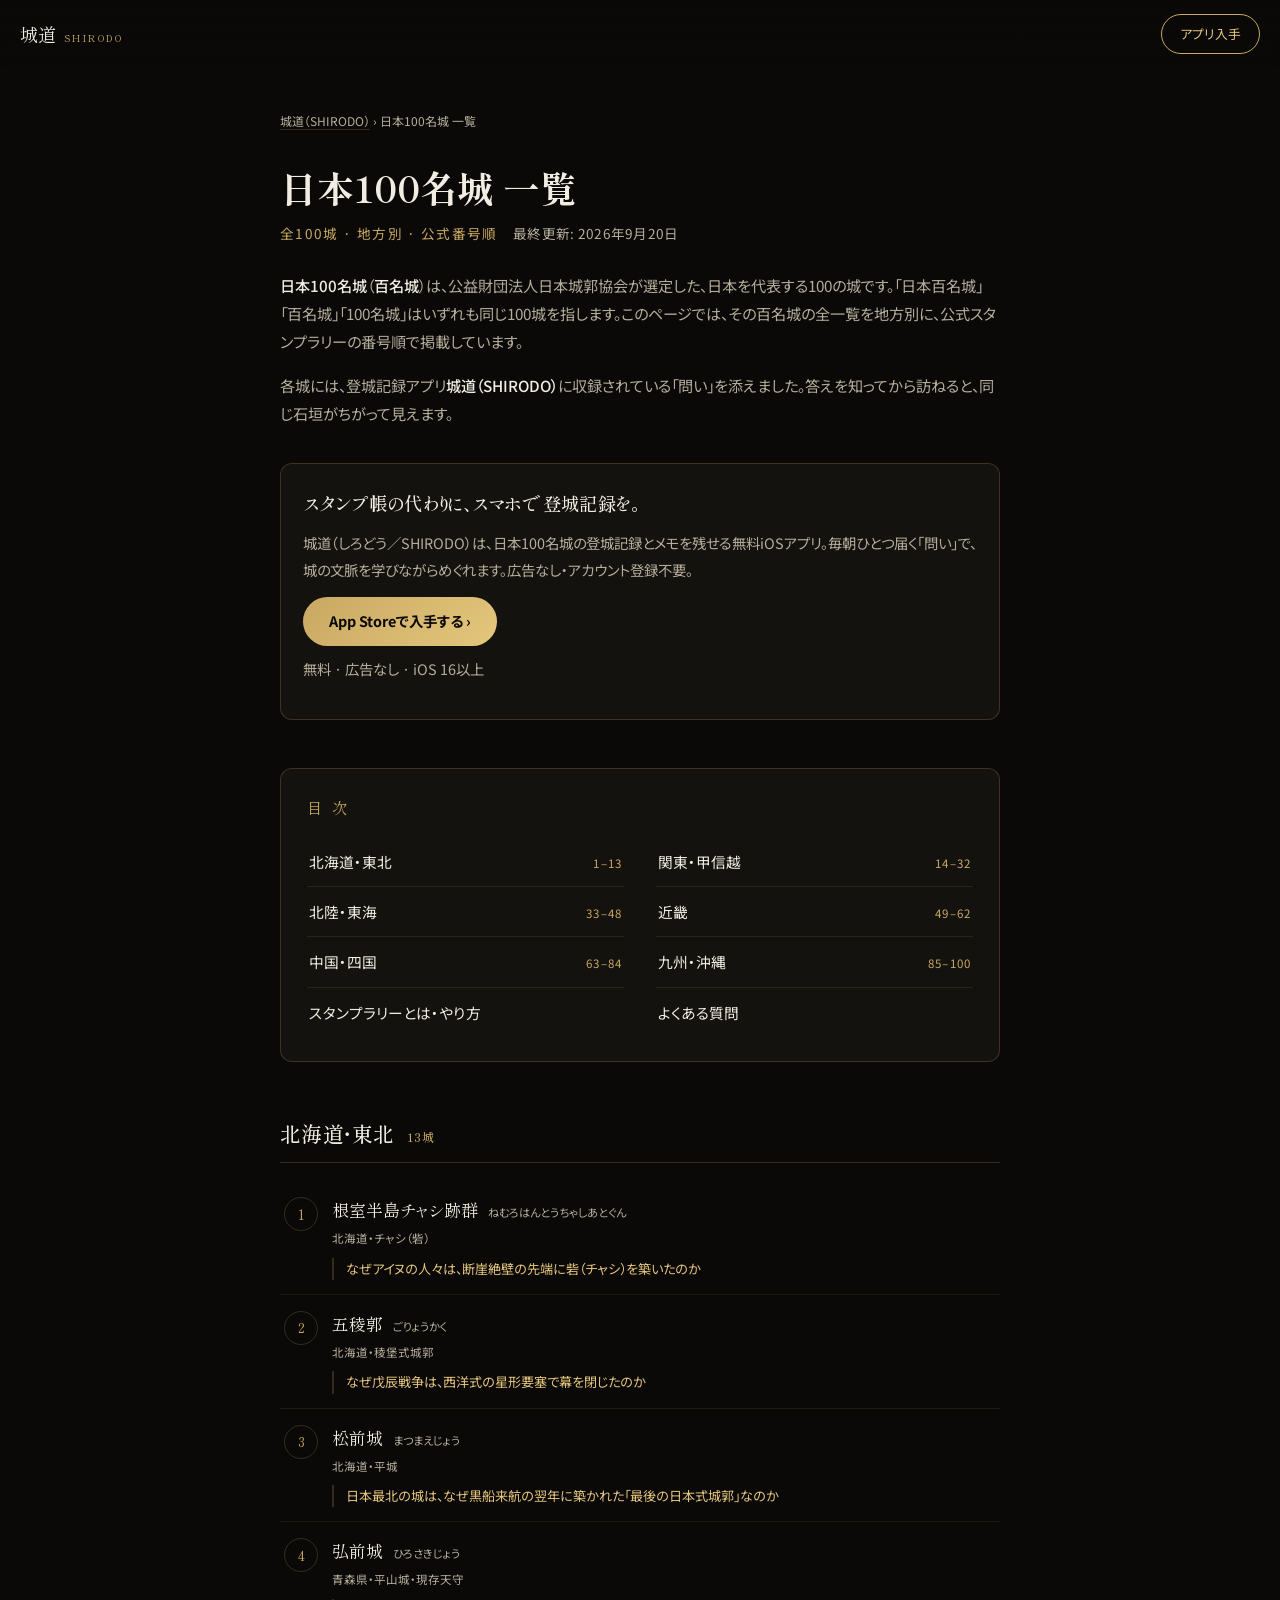
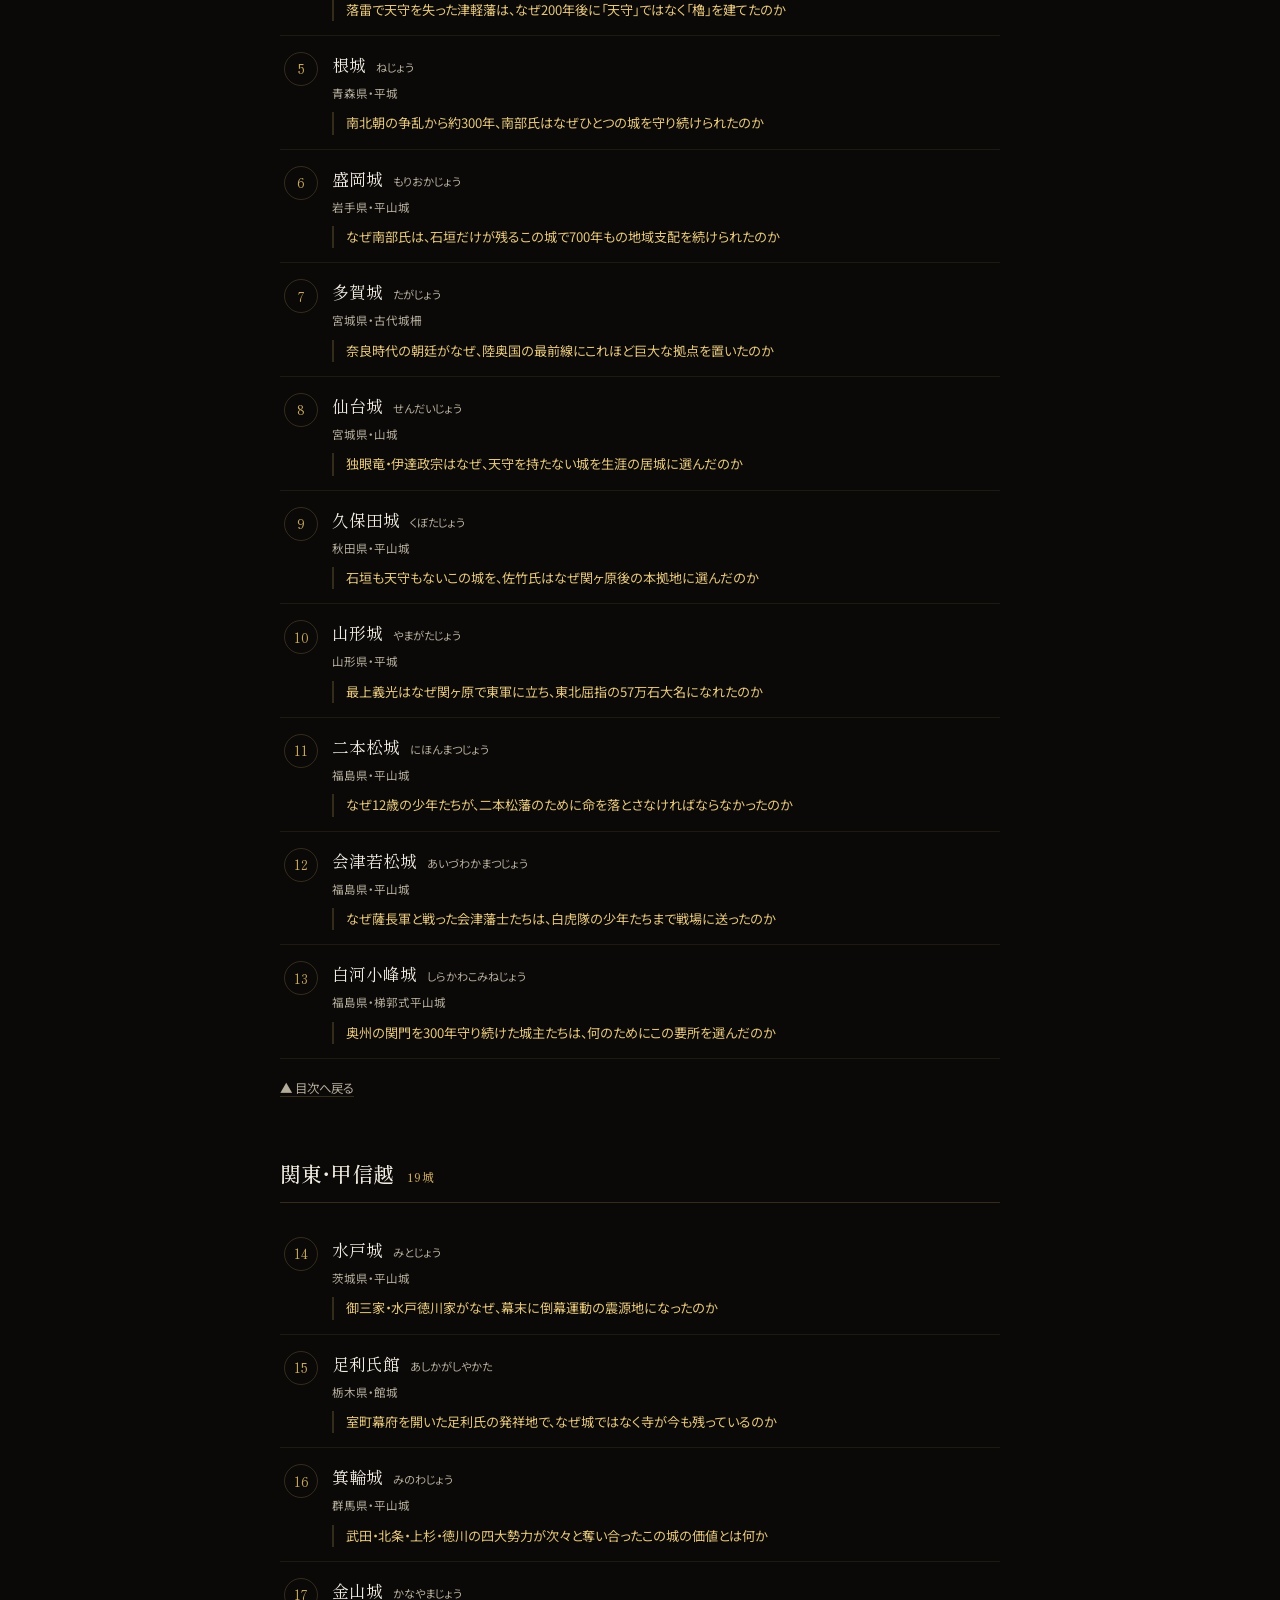
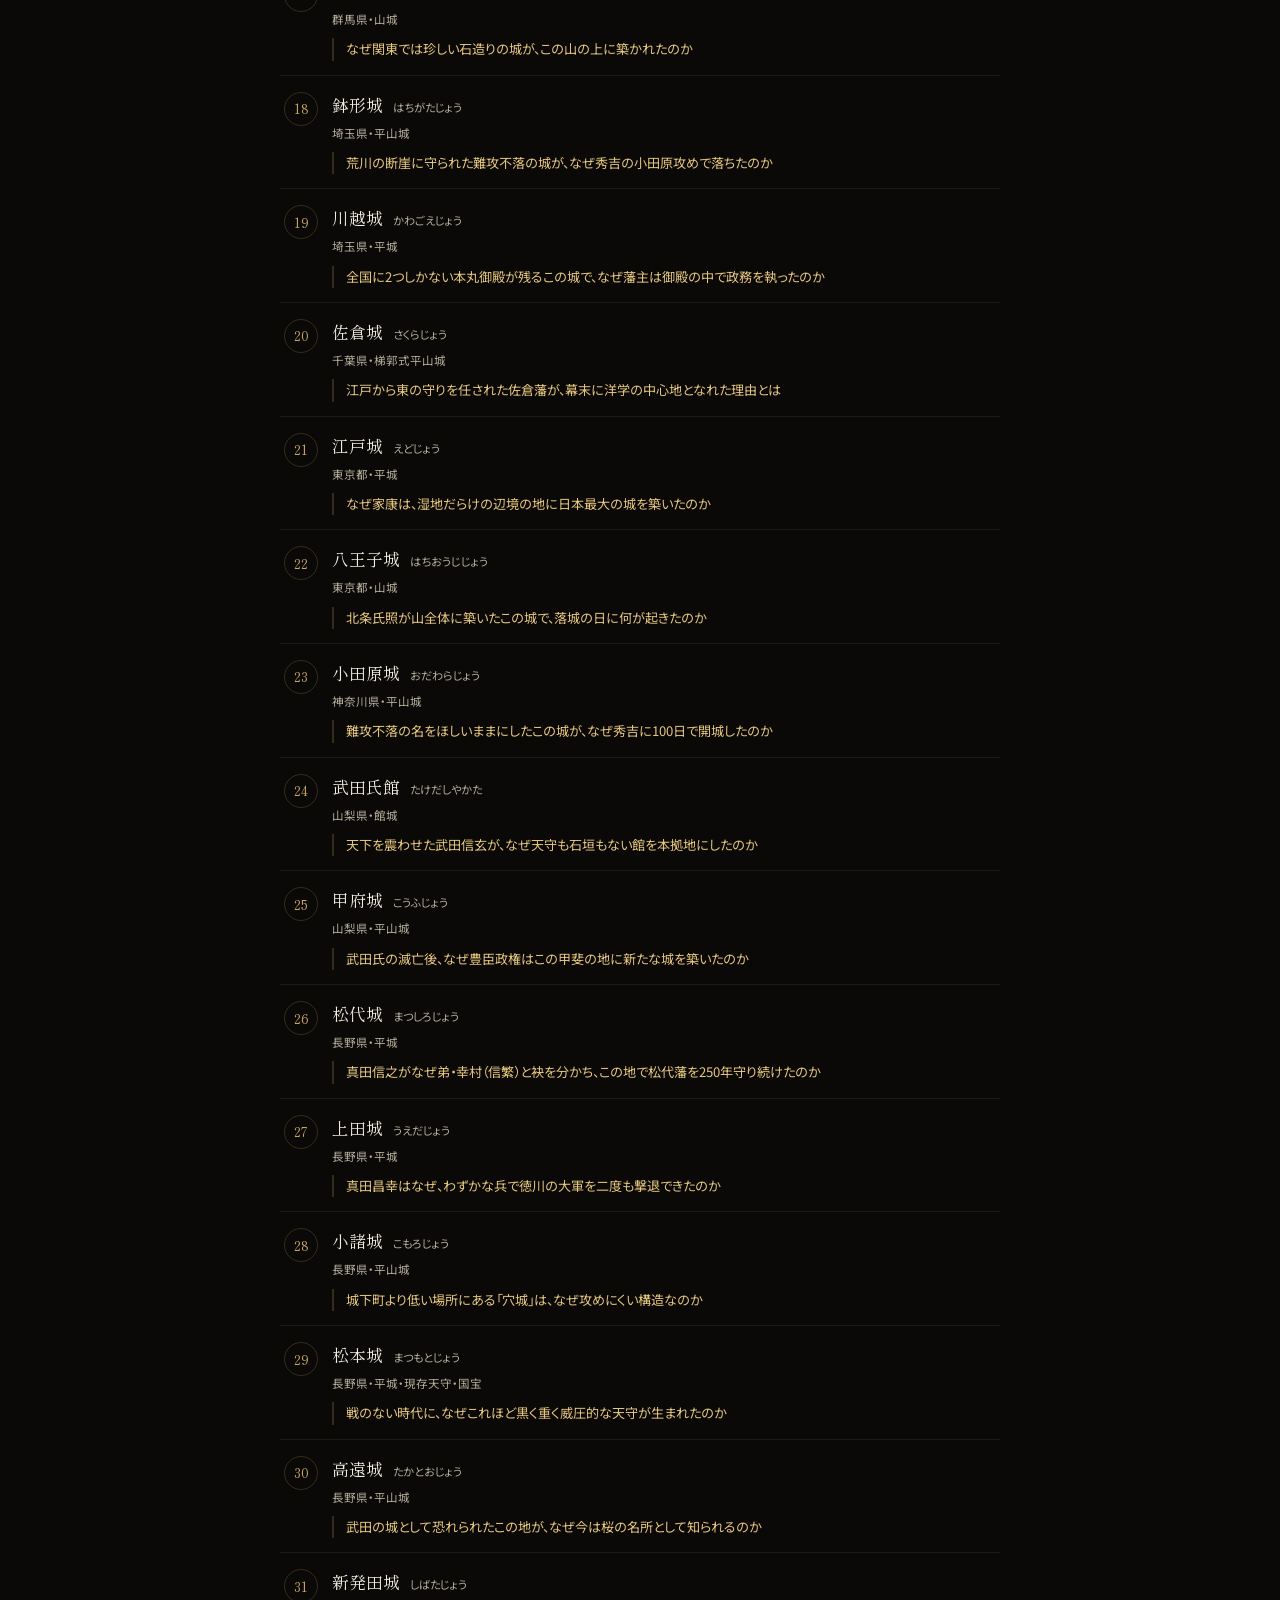
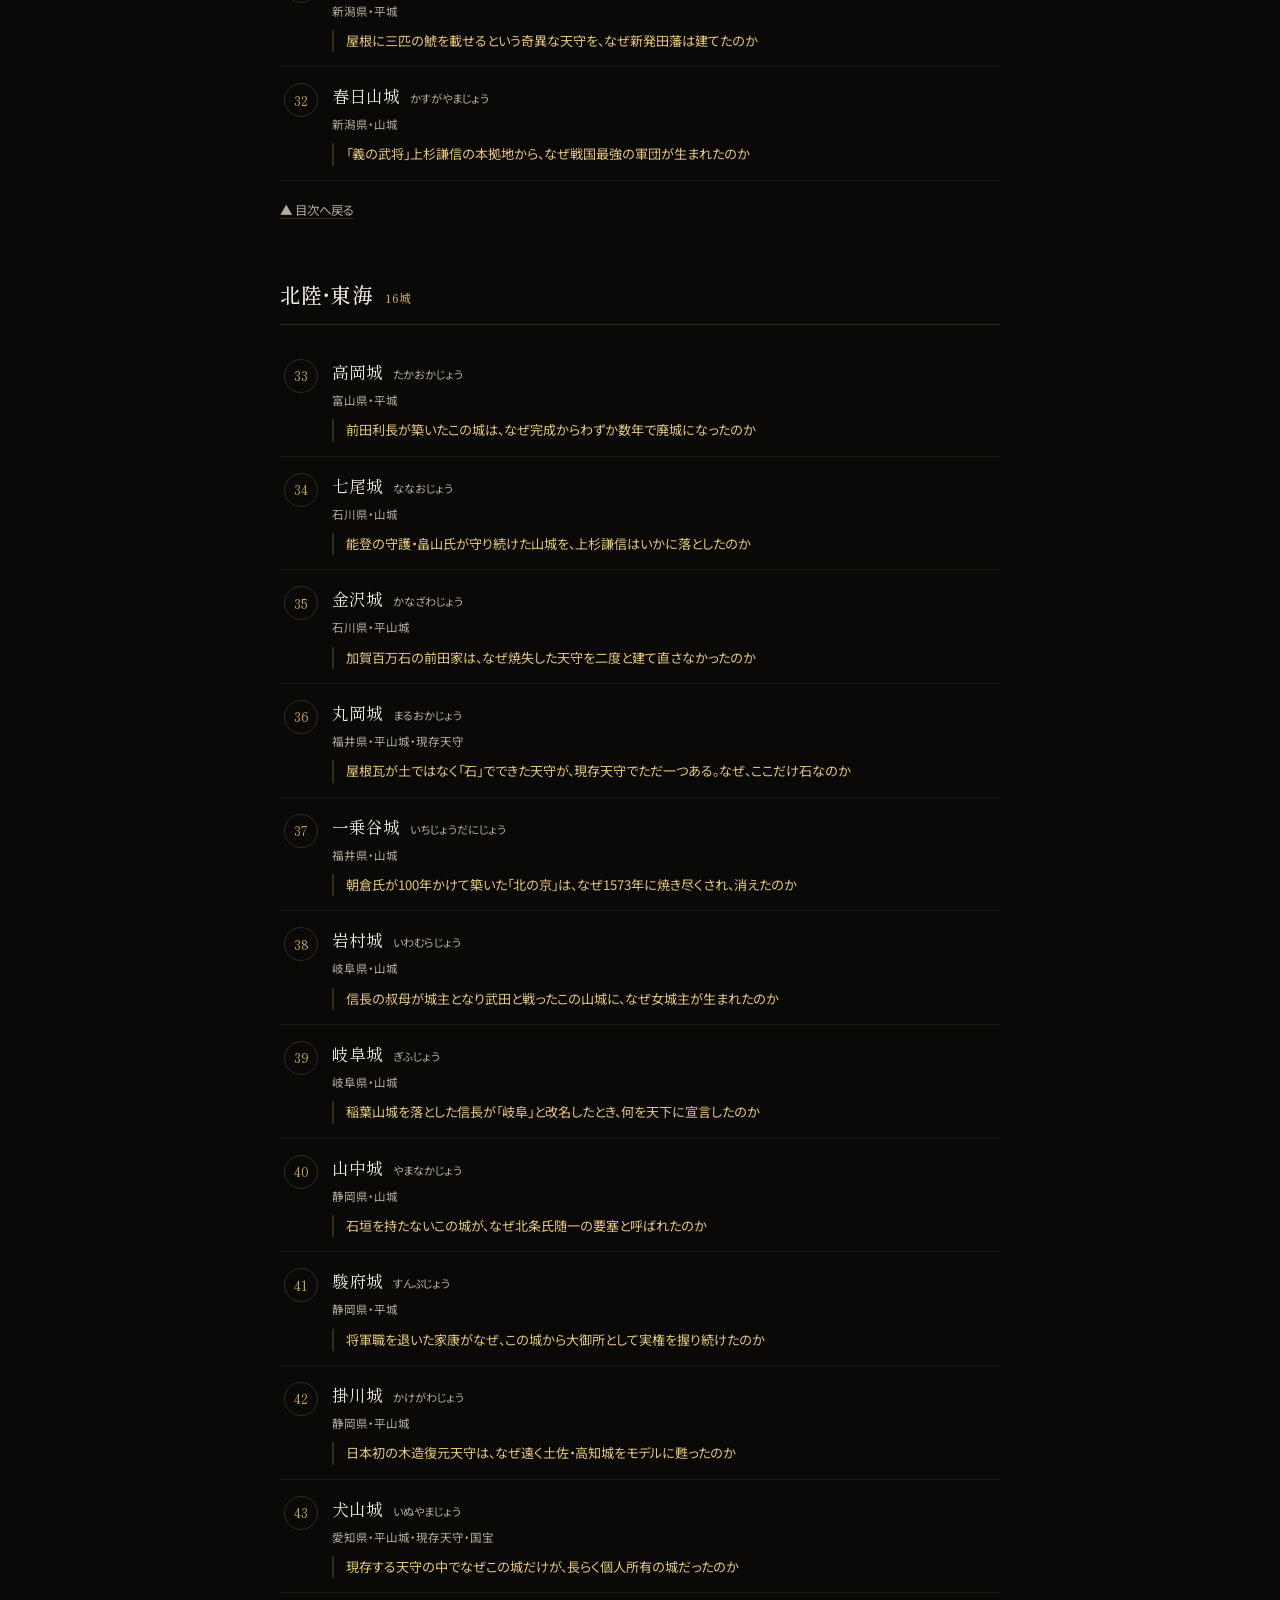
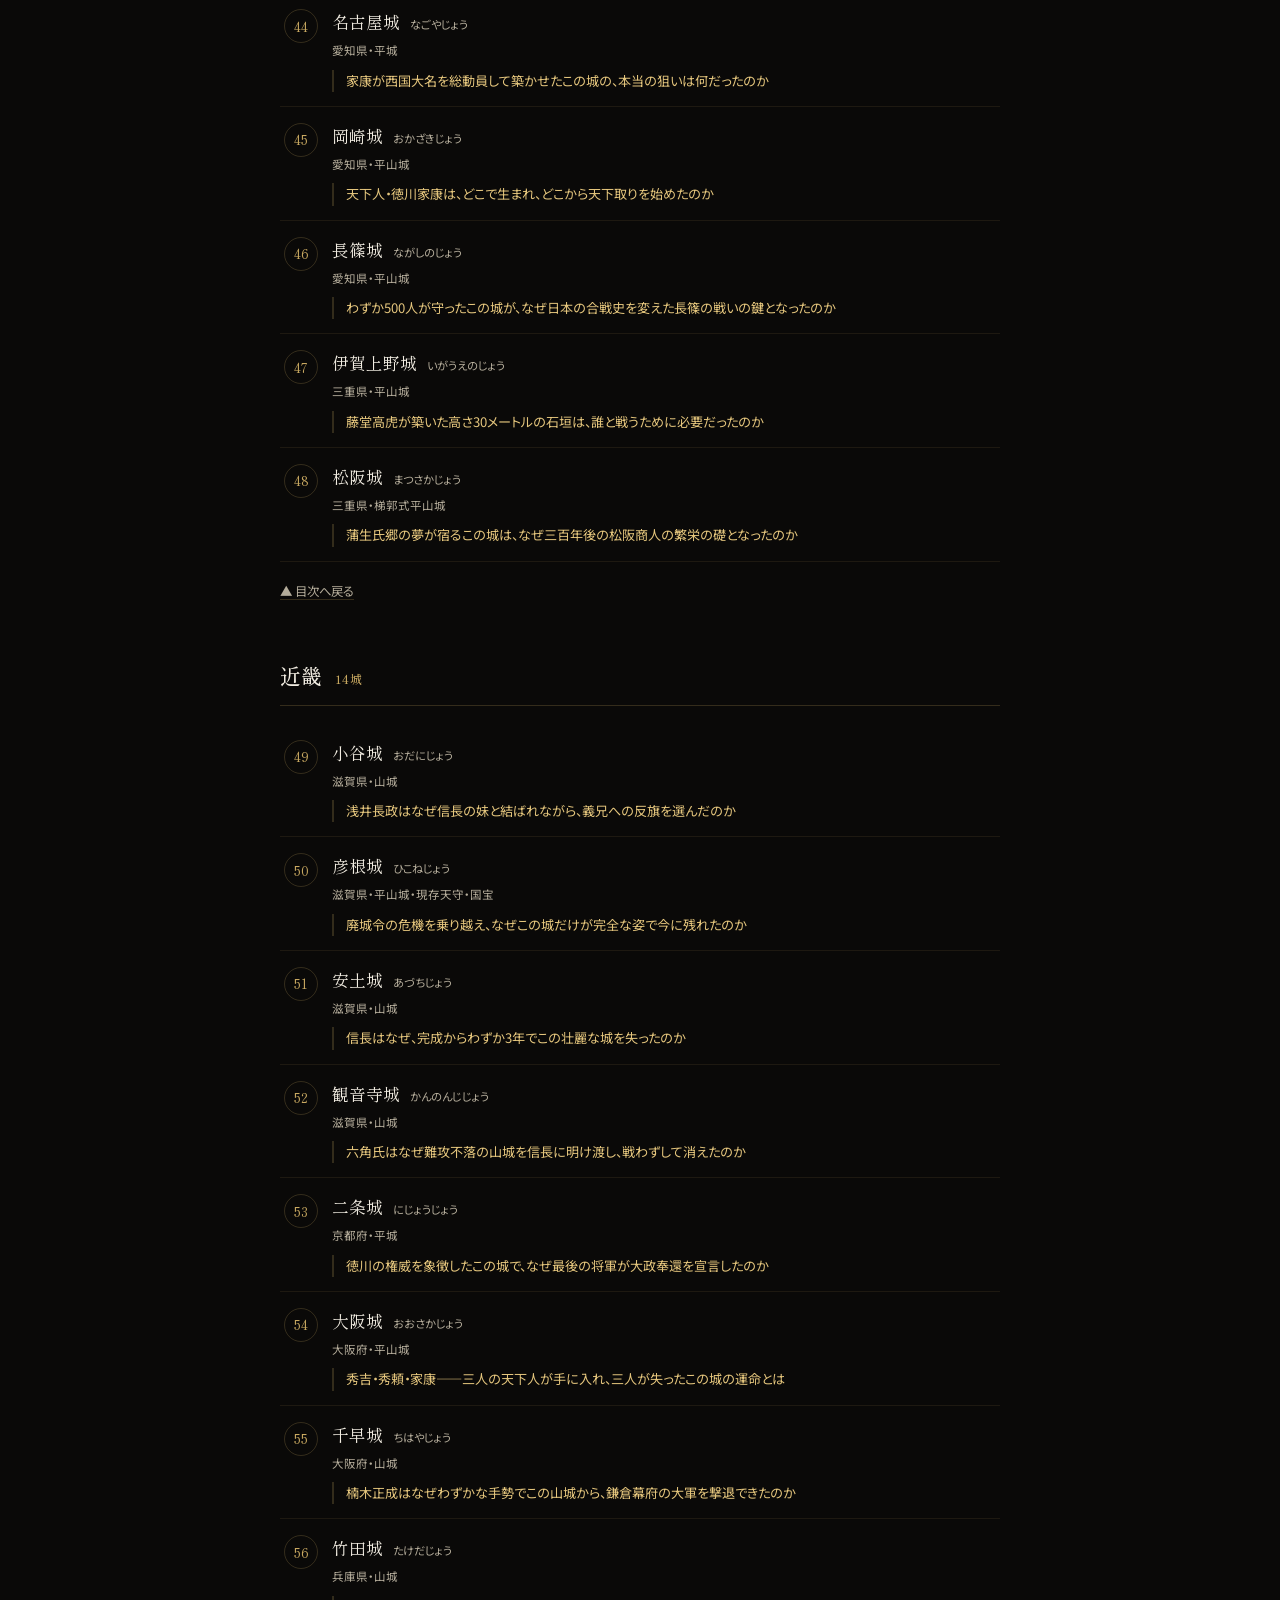
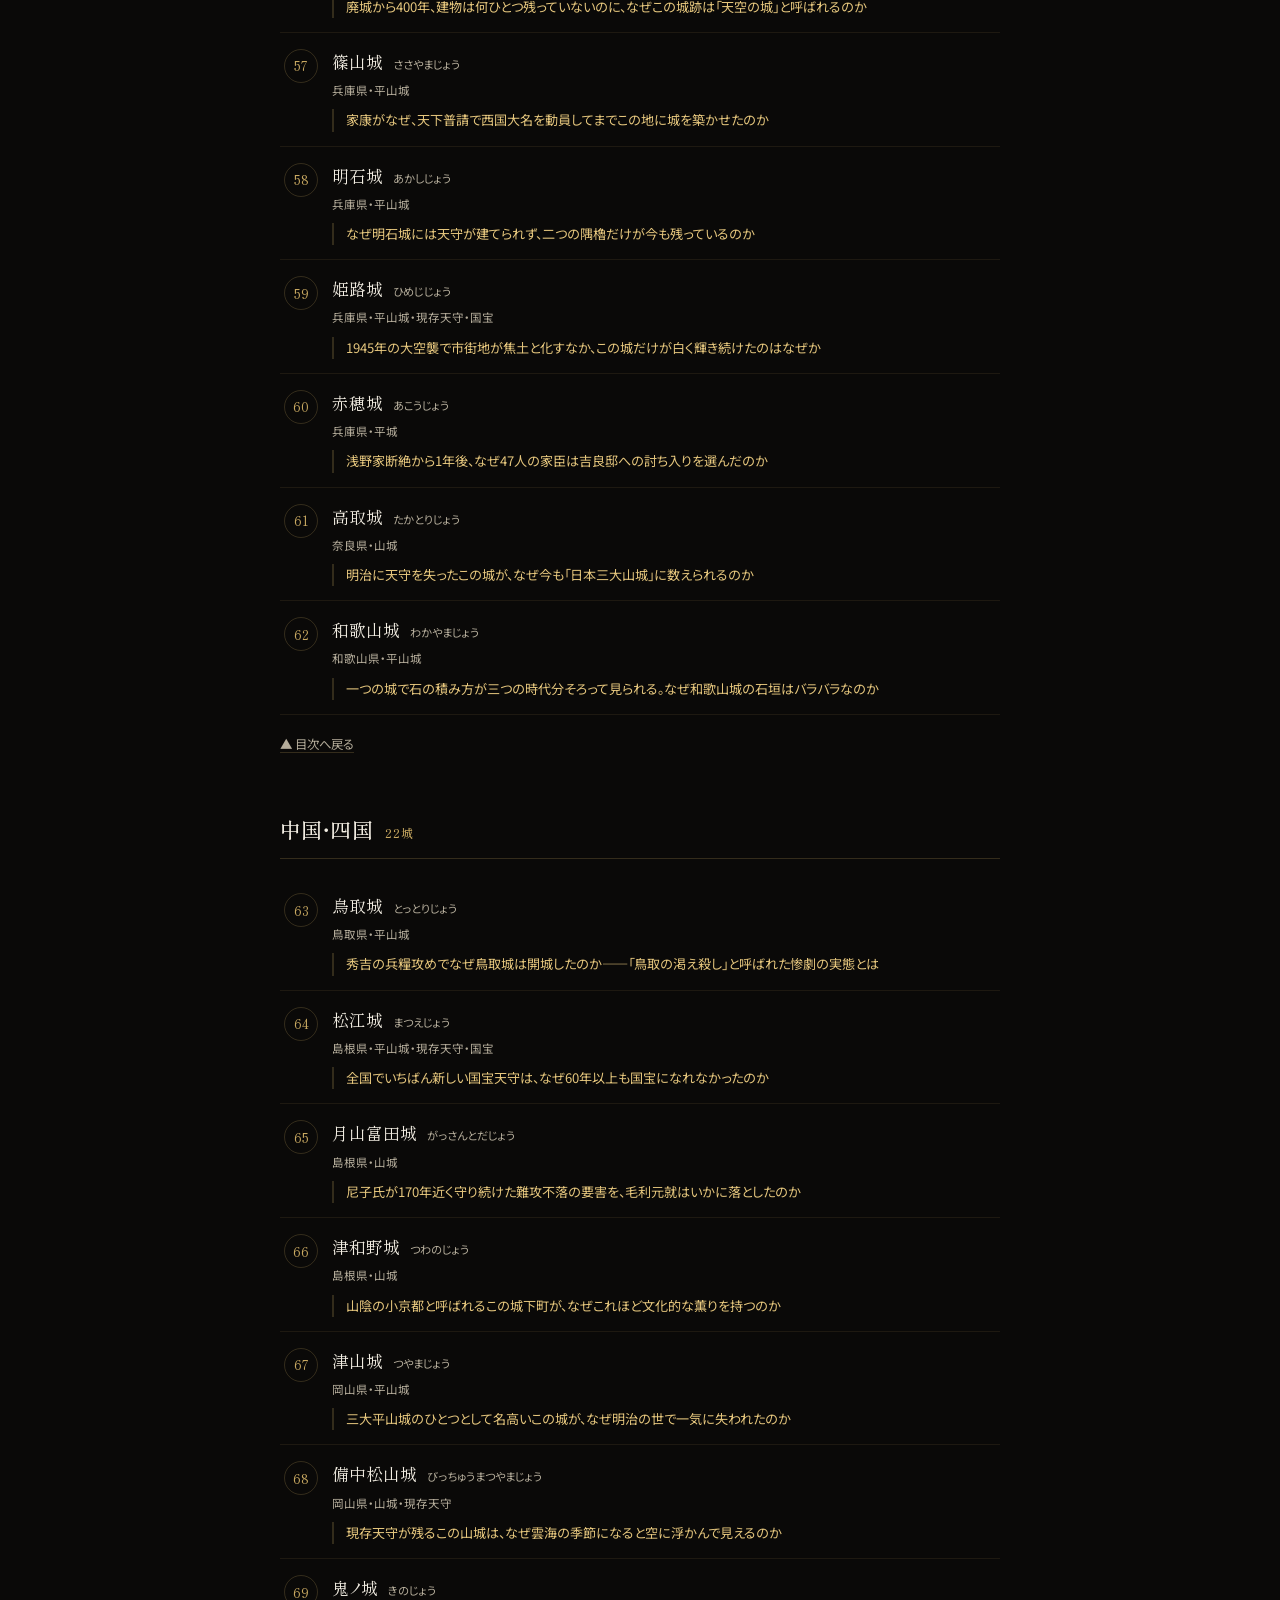
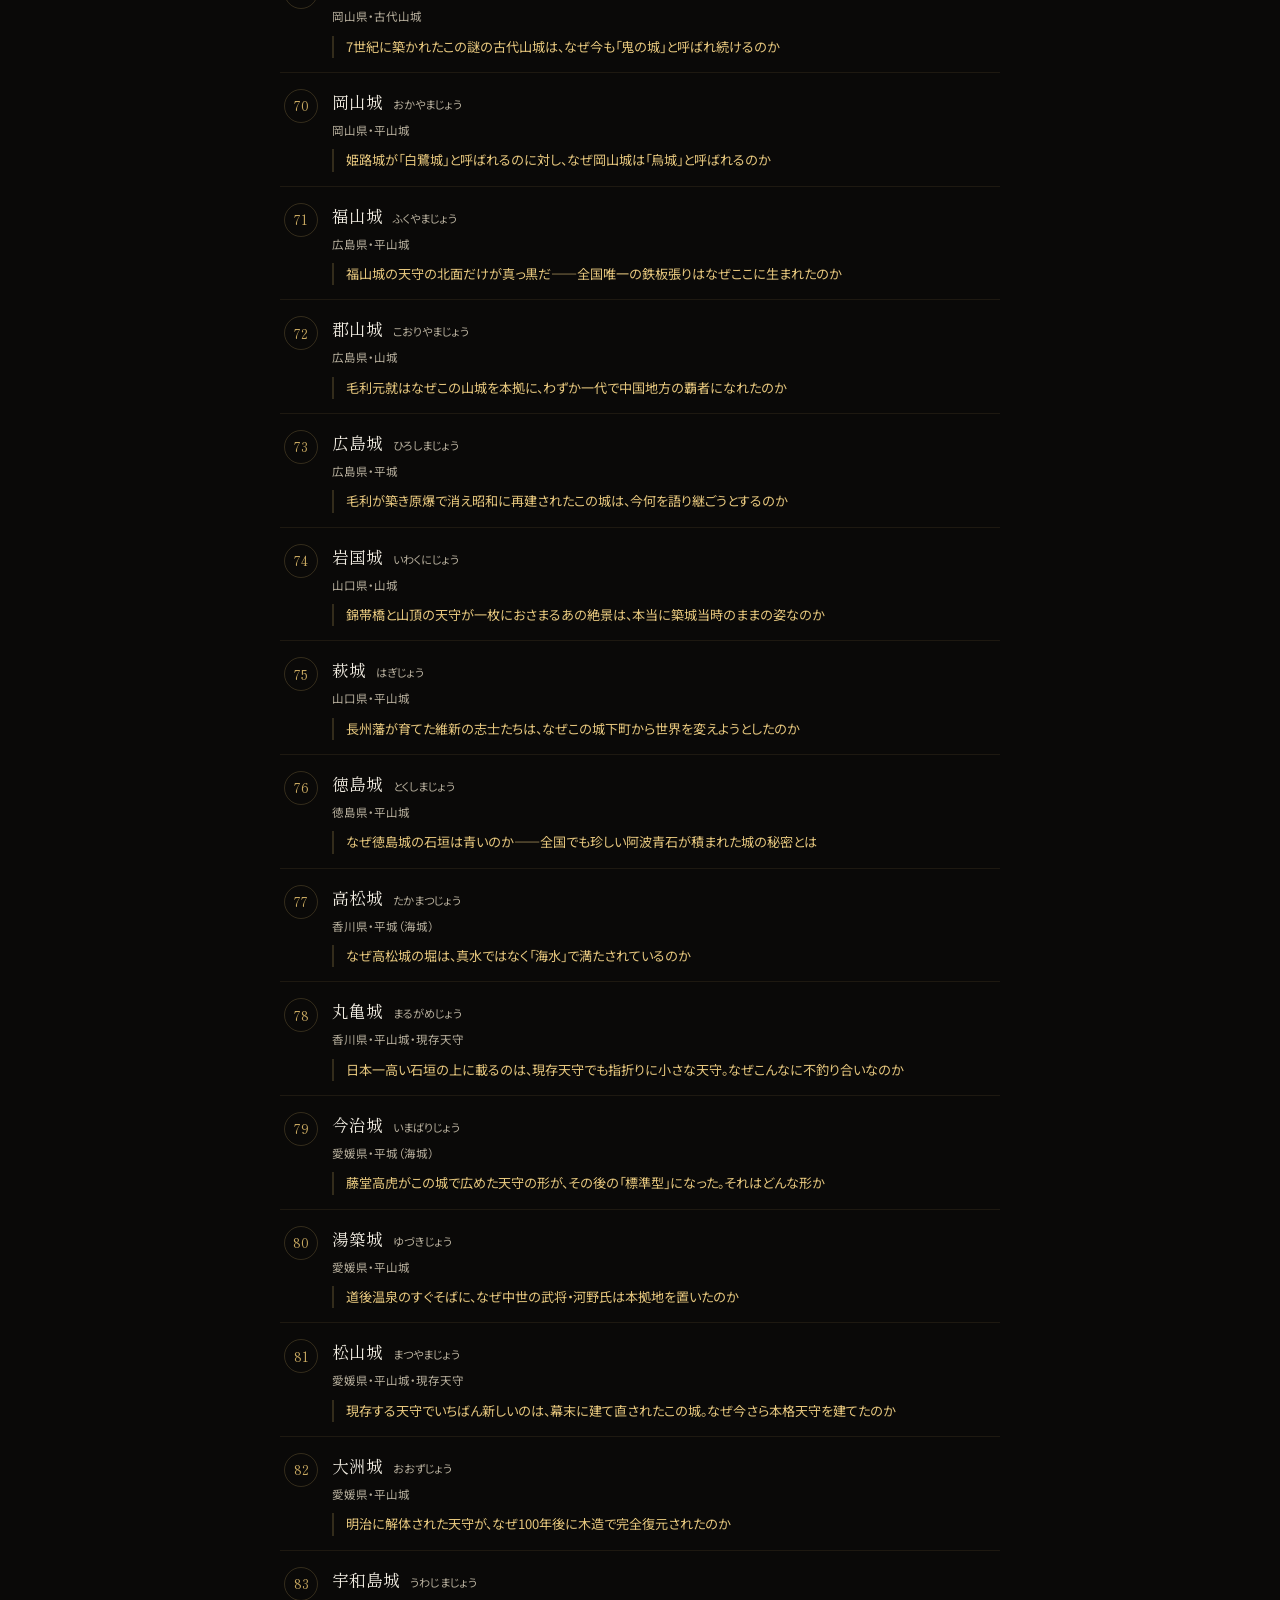
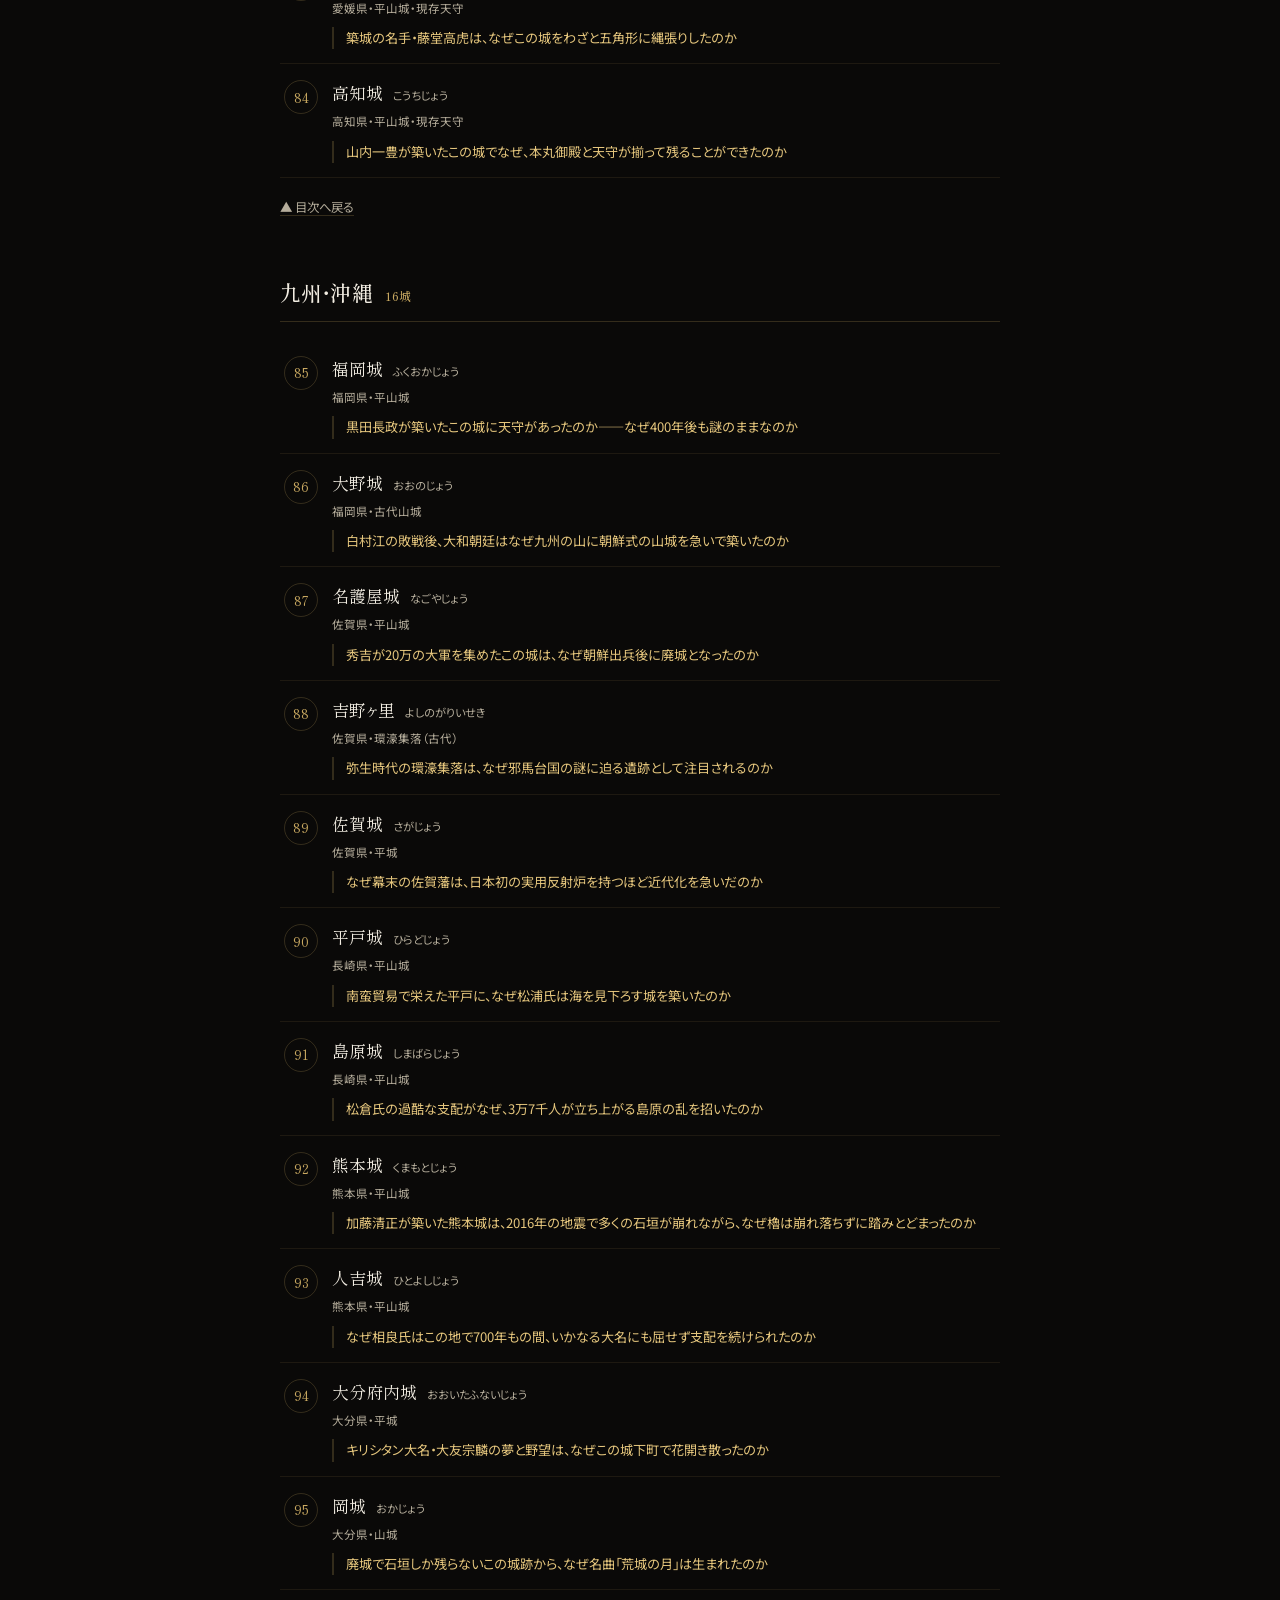
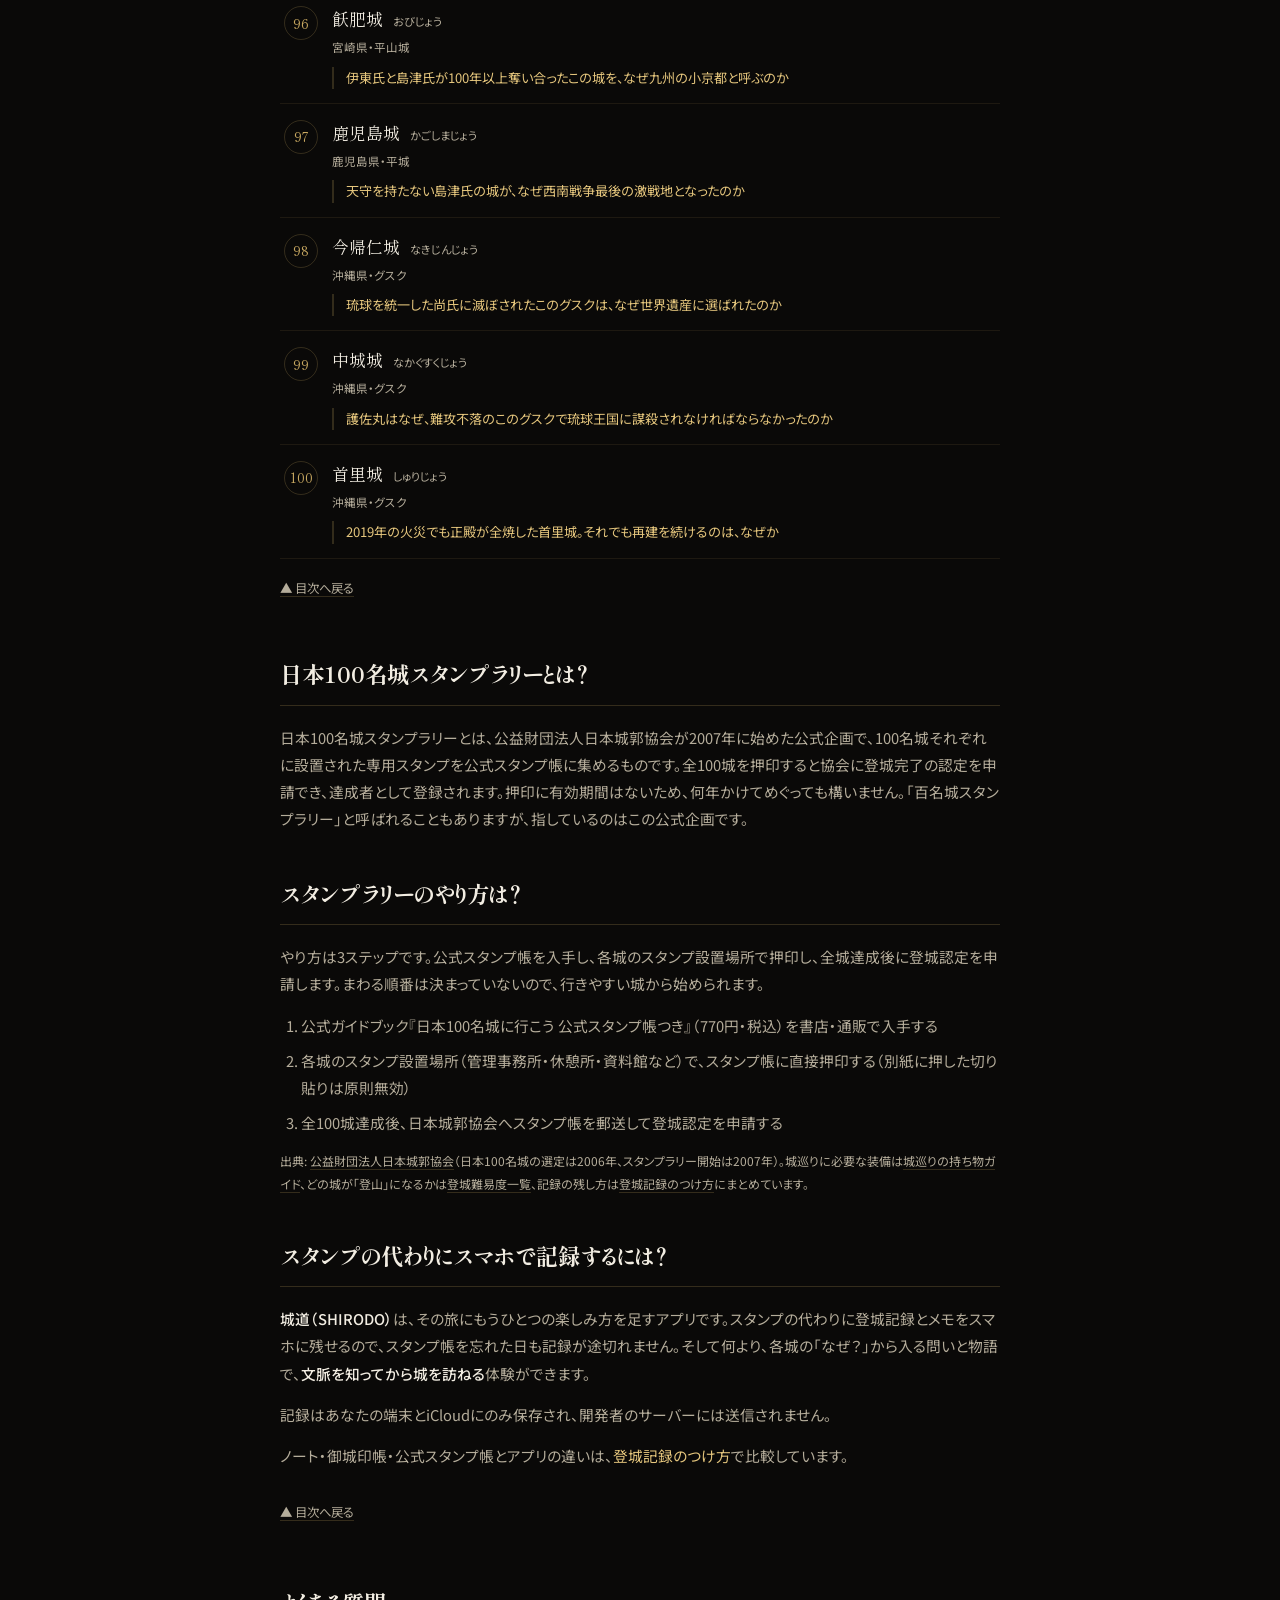
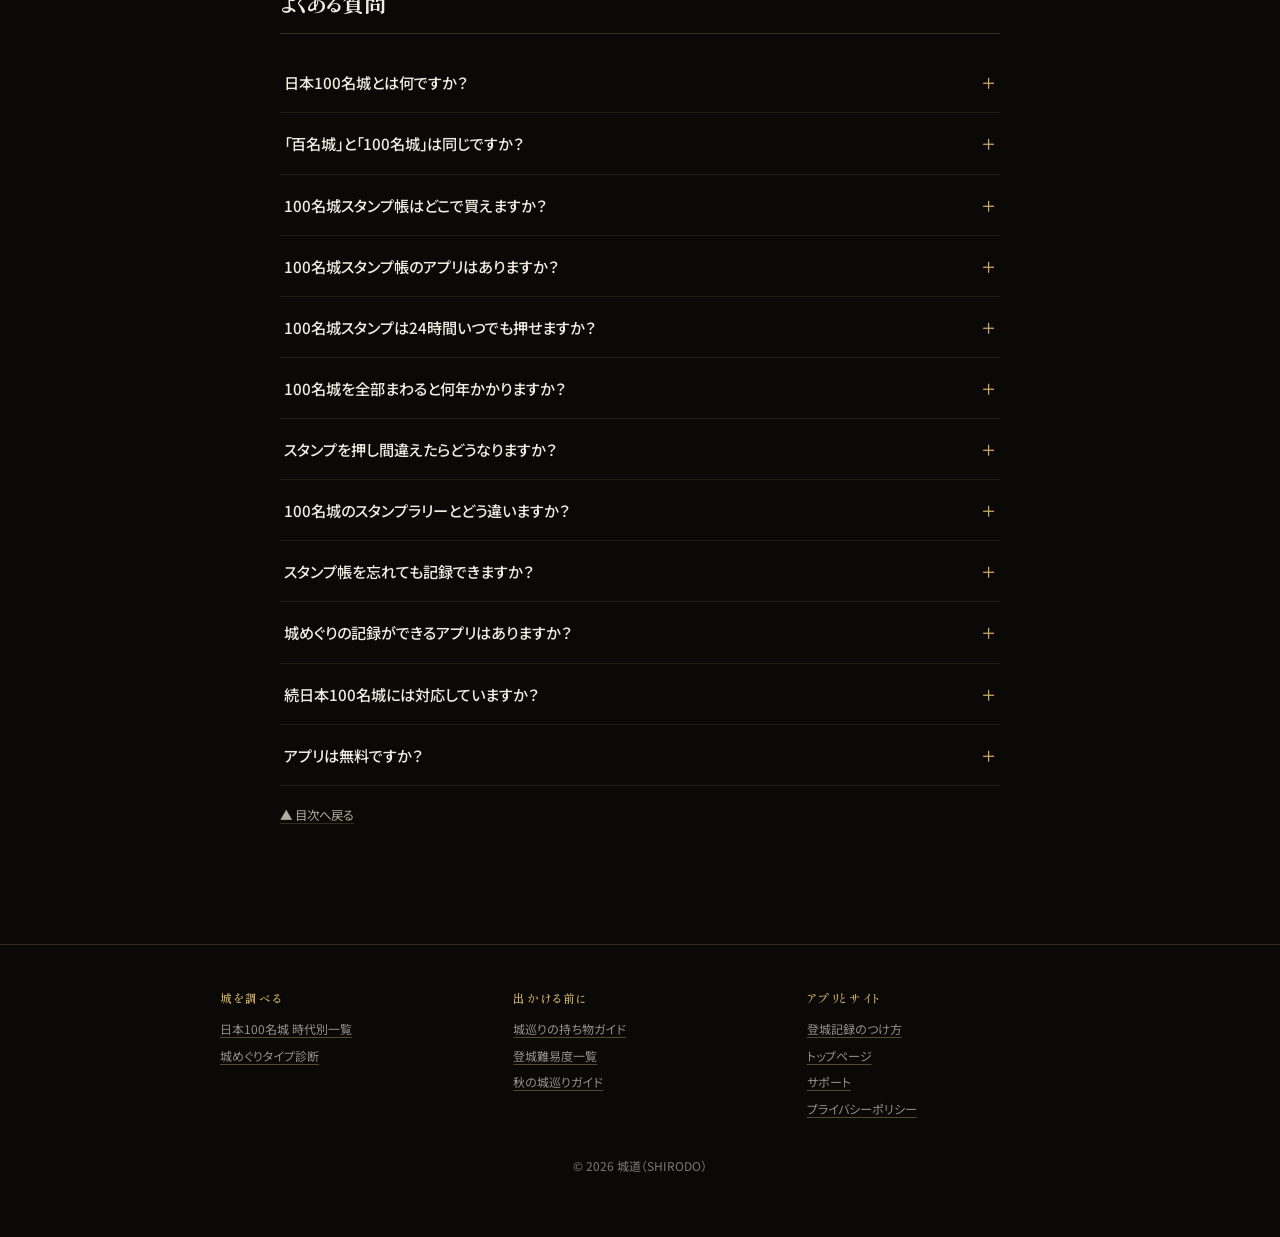
<file: 100meijo/index.html>
<!DOCTYPE html>
<!-- 自動生成ファイル: scripts/gen_100meijo.py の出力。直接編集しないこと。編集はスクリプト側で行い、再生成する（確認: python3 scripts/gen_100meijo.py --check） -->
<html lang="ja">
<head>
<meta charset="UTF-8">
<meta name="viewport" content="width=device-width, initial-scale=1.0, viewport-fit=cover">
<title>日本100名城（百名城）一覧 全100城・地方別 | 城道（SHIRODO）</title>
<meta name="description" content="日本100名城の全一覧を地方別・公式番号順に掲載。各城には「なぜ？」から入る問い付き。スタンプ帳の代わりにスマホで登城記録を残せる無料アプリ、城道（SHIRODO）。">
<meta name="robots" content="index, follow">
<link rel="canonical" href="https://shirodo.com/100meijo/">
<meta property="og:title" content="日本100名城 一覧（全100城・地方別）| 城道（SHIRODO）">
<meta property="og:description" content="日本100名城の全一覧を地方別・公式番号順に掲載。各城に「なぜ？」から入る問い付き。登城記録アプリ城道（SHIRODO）。">
<meta property="og:image" content="https://shirodo.com/assets/matsumoto-castle.jpg">
<meta property="og:url" content="https://shirodo.com/100meijo/">
<meta property="og:type" content="website">
<meta property="og:site_name" content="城道（SHIRODO）">
<meta property="og:locale" content="ja_JP">
<meta name="twitter:card" content="summary_large_image">
<meta name="twitter:title" content="日本100名城 一覧（全100城・地方別）| 城道（SHIRODO）">
<meta name="twitter:description" content="日本100名城の全一覧を地方別・公式番号順に掲載。各城に「なぜ？」から入る問い付き。">
<meta name="twitter:image" content="https://shirodo.com/assets/matsumoto-castle.jpg">
<script type="application/ld+json">
{
 "@context": "https://schema.org",
 "@type": "WebPage",
 "name": "日本100名城 一覧（全100城・地方別）",
 "url": "https://shirodo.com/100meijo/",
 "inLanguage": "ja-JP",
 "dateModified": "2026-09-20",
 "author": {
  "@id": "https://shirodo.com/#author"
 },
 "publisher": {
  "@id": "https://shirodo.com/#author"
 }
}
</script>
<script type="application/ld+json">
{
 "@context": "https://schema.org",
 "@type": "BreadcrumbList",
 "itemListElement": [
  {
   "@type": "ListItem",
   "position": 1,
   "name": "城道（SHIRODO）",
   "item": "https://shirodo.com/"
  },
  {
   "@type": "ListItem",
   "position": 2,
   "name": "日本100名城 一覧",
   "item": "https://shirodo.com/100meijo/"
  }
 ]
}
</script>
<script type="application/ld+json">
{
 "@context": "https://schema.org",
 "@type": "ItemList",
 "name": "日本100名城 一覧",
 "description": "公益財団法人日本城郭協会が選定した日本100名城の全一覧（公式番号順）。",
 "numberOfItems": 100,
 "itemListOrder": "https://schema.org/ItemListOrderAscending",
 "itemListElement": [
  {
   "@type": "ListItem",
   "position": 1,
   "name": "根室半島チャシ跡群",
   "item": {
    "@type": "LandmarkOrHistoricalBuilding",
    "name": "根室半島チャシ跡群",
    "url": "https://shirodo.com/100meijo/#c1",
    "address": {
     "@type": "PostalAddress",
     "addressRegion": "北海道",
     "addressLocality": "根室市",
     "addressCountry": "JP"
    },
    "geo": {
     "@type": "GeoCoordinates",
     "latitude": 43.3254,
     "longitude": 145.5768
    }
   }
  },
  {
   "@type": "ListItem",
   "position": 2,
   "name": "五稜郭",
   "item": {
    "@type": "LandmarkOrHistoricalBuilding",
    "name": "五稜郭",
    "url": "https://shirodo.com/100meijo/#c2",
    "address": {
     "@type": "PostalAddress",
     "addressRegion": "北海道",
     "addressLocality": "函館市",
     "addressCountry": "JP"
    },
    "geo": {
     "@type": "GeoCoordinates",
     "latitude": 41.7956,
     "longitude": 140.7575
    }
   }
  },
  {
   "@type": "ListItem",
   "position": 3,
   "name": "松前城",
   "item": {
    "@type": "LandmarkOrHistoricalBuilding",
    "name": "松前城",
    "url": "https://shirodo.com/100meijo/#c3",
    "address": {
     "@type": "PostalAddress",
     "addressRegion": "北海道",
     "addressLocality": "松前郡松前町",
     "addressCountry": "JP"
    },
    "geo": {
     "@type": "GeoCoordinates",
     "latitude": 41.4296,
     "longitude": 140.106
    }
   }
  },
  {
   "@type": "ListItem",
   "position": 4,
   "name": "弘前城",
   "item": {
    "@type": "LandmarkOrHistoricalBuilding",
    "name": "弘前城",
    "url": "https://shirodo.com/100meijo/#c4",
    "address": {
     "@type": "PostalAddress",
     "addressRegion": "青森県",
     "addressLocality": "弘前市",
     "addressCountry": "JP"
    },
    "geo": {
     "@type": "GeoCoordinates",
     "latitude": 40.6074,
     "longitude": 140.4636
    }
   }
  },
  {
   "@type": "ListItem",
   "position": 5,
   "name": "根城",
   "item": {
    "@type": "LandmarkOrHistoricalBuilding",
    "name": "根城",
    "url": "https://shirodo.com/100meijo/#c5",
    "address": {
     "@type": "PostalAddress",
     "addressRegion": "青森県",
     "addressLocality": "八戸市",
     "addressCountry": "JP"
    },
    "geo": {
     "@type": "GeoCoordinates",
     "latitude": 40.5102,
     "longitude": 141.4878
    }
   }
  },
  {
   "@type": "ListItem",
   "position": 6,
   "name": "盛岡城",
   "item": {
    "@type": "LandmarkOrHistoricalBuilding",
    "name": "盛岡城",
    "url": "https://shirodo.com/100meijo/#c6",
    "address": {
     "@type": "PostalAddress",
     "addressRegion": "岩手県",
     "addressLocality": "盛岡市",
     "addressCountry": "JP"
    },
    "geo": {
     "@type": "GeoCoordinates",
     "latitude": 39.7026,
     "longitude": 141.1533
    }
   }
  },
  {
   "@type": "ListItem",
   "position": 7,
   "name": "多賀城",
   "item": {
    "@type": "LandmarkOrHistoricalBuilding",
    "name": "多賀城",
    "url": "https://shirodo.com/100meijo/#c7",
    "address": {
     "@type": "PostalAddress",
     "addressRegion": "宮城県",
     "addressLocality": "多賀城市",
     "addressCountry": "JP"
    },
    "geo": {
     "@type": "GeoCoordinates",
     "latitude": 38.3018,
     "longitude": 141.013
    }
   }
  },
  {
   "@type": "ListItem",
   "position": 8,
   "name": "仙台城",
   "item": {
    "@type": "LandmarkOrHistoricalBuilding",
    "name": "仙台城",
    "url": "https://shirodo.com/100meijo/#c8",
    "address": {
     "@type": "PostalAddress",
     "addressRegion": "宮城県",
     "addressLocality": "仙台市青葉区",
     "addressCountry": "JP"
    },
    "geo": {
     "@type": "GeoCoordinates",
     "latitude": 38.2548,
     "longitude": 140.8523
    }
   }
  },
  {
   "@type": "ListItem",
   "position": 9,
   "name": "久保田城",
   "item": {
    "@type": "LandmarkOrHistoricalBuilding",
    "name": "久保田城",
    "url": "https://shirodo.com/100meijo/#c9",
    "address": {
     "@type": "PostalAddress",
     "addressRegion": "秋田県",
     "addressLocality": "秋田市",
     "addressCountry": "JP"
    },
    "geo": {
     "@type": "GeoCoordinates",
     "latitude": 39.7208,
     "longitude": 140.103
    }
   }
  },
  {
   "@type": "ListItem",
   "position": 10,
   "name": "山形城",
   "item": {
    "@type": "LandmarkOrHistoricalBuilding",
    "name": "山形城",
    "url": "https://shirodo.com/100meijo/#c10",
    "address": {
     "@type": "PostalAddress",
     "addressRegion": "山形県",
     "addressLocality": "山形市",
     "addressCountry": "JP"
    },
    "geo": {
     "@type": "GeoCoordinates",
     "latitude": 38.2598,
     "longitude": 140.3495
    }
   }
  },
  {
   "@type": "ListItem",
   "position": 11,
   "name": "二本松城",
   "item": {
    "@type": "LandmarkOrHistoricalBuilding",
    "name": "二本松城",
    "url": "https://shirodo.com/100meijo/#c11",
    "address": {
     "@type": "PostalAddress",
     "addressRegion": "福島県",
     "addressLocality": "二本松市",
     "addressCountry": "JP"
    },
    "geo": {
     "@type": "GeoCoordinates",
     "latitude": 37.5861,
     "longitude": 140.4278
    }
   }
  },
  {
   "@type": "ListItem",
   "position": 12,
   "name": "会津若松城",
   "item": {
    "@type": "LandmarkOrHistoricalBuilding",
    "name": "会津若松城",
    "url": "https://shirodo.com/100meijo/#c12",
    "address": {
     "@type": "PostalAddress",
     "addressRegion": "福島県",
     "addressLocality": "会津若松市",
     "addressCountry": "JP"
    },
    "geo": {
     "@type": "GeoCoordinates",
     "latitude": 37.4933,
     "longitude": 139.9306
    }
   }
  },
  {
   "@type": "ListItem",
   "position": 13,
   "name": "白河小峰城",
   "item": {
    "@type": "LandmarkOrHistoricalBuilding",
    "name": "白河小峰城",
    "url": "https://shirodo.com/100meijo/#c13",
    "address": {
     "@type": "PostalAddress",
     "addressRegion": "福島県",
     "addressLocality": "白河市",
     "addressCountry": "JP"
    },
    "geo": {
     "@type": "GeoCoordinates",
     "latitude": 37.1264,
     "longitude": 140.2108
    }
   }
  },
  {
   "@type": "ListItem",
   "position": 14,
   "name": "水戸城",
   "item": {
    "@type": "LandmarkOrHistoricalBuilding",
    "name": "水戸城",
    "url": "https://shirodo.com/100meijo/#c14",
    "address": {
     "@type": "PostalAddress",
     "addressRegion": "茨城県",
     "addressLocality": "水戸市",
     "addressCountry": "JP"
    },
    "geo": {
     "@type": "GeoCoordinates",
     "latitude": 36.3699,
     "longitude": 140.4752
    }
   }
  },
  {
   "@type": "ListItem",
   "position": 15,
   "name": "足利氏館",
   "item": {
    "@type": "LandmarkOrHistoricalBuilding",
    "name": "足利氏館",
    "url": "https://shirodo.com/100meijo/#c15",
    "address": {
     "@type": "PostalAddress",
     "addressRegion": "栃木県",
     "addressLocality": "足利市",
     "addressCountry": "JP"
    },
    "geo": {
     "@type": "GeoCoordinates",
     "latitude": 36.3384,
     "longitude": 139.4499
    }
   }
  },
  {
   "@type": "ListItem",
   "position": 16,
   "name": "箕輪城",
   "item": {
    "@type": "LandmarkOrHistoricalBuilding",
    "name": "箕輪城",
    "url": "https://shirodo.com/100meijo/#c16",
    "address": {
     "@type": "PostalAddress",
     "addressRegion": "群馬県",
     "addressLocality": "高崎市",
     "addressCountry": "JP"
    },
    "geo": {
     "@type": "GeoCoordinates",
     "latitude": 36.3536,
     "longitude": 138.9773
    }
   }
  },
  {
   "@type": "ListItem",
   "position": 17,
   "name": "金山城",
   "item": {
    "@type": "LandmarkOrHistoricalBuilding",
    "name": "金山城",
    "url": "https://shirodo.com/100meijo/#c17",
    "address": {
     "@type": "PostalAddress",
     "addressRegion": "群馬県",
     "addressLocality": "太田市",
     "addressCountry": "JP"
    },
    "geo": {
     "@type": "GeoCoordinates",
     "latitude": 36.2852,
     "longitude": 139.2958
    }
   }
  },
  {
   "@type": "ListItem",
   "position": 18,
   "name": "鉢形城",
   "item": {
    "@type": "LandmarkOrHistoricalBuilding",
    "name": "鉢形城",
    "url": "https://shirodo.com/100meijo/#c18",
    "address": {
     "@type": "PostalAddress",
     "addressRegion": "埼玉県",
     "addressLocality": "大里郡寄居町",
     "addressCountry": "JP"
    },
    "geo": {
     "@type": "GeoCoordinates",
     "latitude": 36.1148,
     "longitude": 139.1904
    }
   }
  },
  {
   "@type": "ListItem",
   "position": 19,
   "name": "川越城",
   "item": {
    "@type": "LandmarkOrHistoricalBuilding",
    "name": "川越城",
    "url": "https://shirodo.com/100meijo/#c19",
    "address": {
     "@type": "PostalAddress",
     "addressRegion": "埼玉県",
     "addressLocality": "川越市",
     "addressCountry": "JP"
    },
    "geo": {
     "@type": "GeoCoordinates",
     "latitude": 35.9271,
     "longitude": 139.4837
    }
   }
  },
  {
   "@type": "ListItem",
   "position": 20,
   "name": "佐倉城",
   "item": {
    "@type": "LandmarkOrHistoricalBuilding",
    "name": "佐倉城",
    "url": "https://shirodo.com/100meijo/#c20",
    "address": {
     "@type": "PostalAddress",
     "addressRegion": "千葉県",
     "addressLocality": "佐倉市",
     "addressCountry": "JP"
    },
    "geo": {
     "@type": "GeoCoordinates",
     "latitude": 35.7262,
     "longitude": 140.2242
    }
   }
  },
  {
   "@type": "ListItem",
   "position": 21,
   "name": "江戸城",
   "item": {
    "@type": "LandmarkOrHistoricalBuilding",
    "name": "江戸城",
    "url": "https://shirodo.com/100meijo/#c21",
    "address": {
     "@type": "PostalAddress",
     "addressRegion": "東京都",
     "addressLocality": "千代田区",
     "addressCountry": "JP"
    },
    "geo": {
     "@type": "GeoCoordinates",
     "latitude": 35.6852,
     "longitude": 139.7528
    }
   }
  },
  {
   "@type": "ListItem",
   "position": 22,
   "name": "八王子城",
   "item": {
    "@type": "LandmarkOrHistoricalBuilding",
    "name": "八王子城",
    "url": "https://shirodo.com/100meijo/#c22",
    "address": {
     "@type": "PostalAddress",
     "addressRegion": "東京都",
     "addressLocality": "八王子市",
     "addressCountry": "JP"
    },
    "geo": {
     "@type": "GeoCoordinates",
     "latitude": 35.6513,
     "longitude": 139.2742
    }
   }
  },
  {
   "@type": "ListItem",
   "position": 23,
   "name": "小田原城",
   "item": {
    "@type": "LandmarkOrHistoricalBuilding",
    "name": "小田原城",
    "url": "https://shirodo.com/100meijo/#c23",
    "address": {
     "@type": "PostalAddress",
     "addressRegion": "神奈川県",
     "addressLocality": "小田原市",
     "addressCountry": "JP"
    },
    "geo": {
     "@type": "GeoCoordinates",
     "latitude": 35.256,
     "longitude": 139.1553
    }
   }
  },
  {
   "@type": "ListItem",
   "position": 24,
   "name": "武田氏館",
   "item": {
    "@type": "LandmarkOrHistoricalBuilding",
    "name": "武田氏館",
    "url": "https://shirodo.com/100meijo/#c24",
    "address": {
     "@type": "PostalAddress",
     "addressRegion": "山梨県",
     "addressLocality": "甲府市",
     "addressCountry": "JP"
    },
    "geo": {
     "@type": "GeoCoordinates",
     "latitude": 35.6807,
     "longitude": 138.5707
    }
   }
  },
  {
   "@type": "ListItem",
   "position": 25,
   "name": "甲府城",
   "item": {
    "@type": "LandmarkOrHistoricalBuilding",
    "name": "甲府城",
    "url": "https://shirodo.com/100meijo/#c25",
    "address": {
     "@type": "PostalAddress",
     "addressRegion": "山梨県",
     "addressLocality": "甲府市",
     "addressCountry": "JP"
    },
    "geo": {
     "@type": "GeoCoordinates",
     "latitude": 35.6636,
     "longitude": 138.5686
    }
   }
  },
  {
   "@type": "ListItem",
   "position": 26,
   "name": "松代城",
   "item": {
    "@type": "LandmarkOrHistoricalBuilding",
    "name": "松代城",
    "url": "https://shirodo.com/100meijo/#c26",
    "address": {
     "@type": "PostalAddress",
     "addressRegion": "長野県",
     "addressLocality": "長野市",
     "addressCountry": "JP"
    },
    "geo": {
     "@type": "GeoCoordinates",
     "latitude": 36.5699,
     "longitude": 138.193
    }
   }
  },
  {
   "@type": "ListItem",
   "position": 27,
   "name": "上田城",
   "item": {
    "@type": "LandmarkOrHistoricalBuilding",
    "name": "上田城",
    "url": "https://shirodo.com/100meijo/#c27",
    "address": {
     "@type": "PostalAddress",
     "addressRegion": "長野県",
     "addressLocality": "上田市",
     "addressCountry": "JP"
    },
    "geo": {
     "@type": "GeoCoordinates",
     "latitude": 36.4017,
     "longitude": 138.2496
    }
   }
  },
  {
   "@type": "ListItem",
   "position": 28,
   "name": "小諸城",
   "item": {
    "@type": "LandmarkOrHistoricalBuilding",
    "name": "小諸城",
    "url": "https://shirodo.com/100meijo/#c28",
    "address": {
     "@type": "PostalAddress",
     "addressRegion": "長野県",
     "addressLocality": "小諸市",
     "addressCountry": "JP"
    },
    "geo": {
     "@type": "GeoCoordinates",
     "latitude": 36.3329,
     "longitude": 138.4256
    }
   }
  },
  {
   "@type": "ListItem",
   "position": 29,
   "name": "松本城",
   "item": {
    "@type": "LandmarkOrHistoricalBuilding",
    "name": "松本城",
    "url": "https://shirodo.com/100meijo/#c29",
    "address": {
     "@type": "PostalAddress",
     "addressRegion": "長野県",
     "addressLocality": "松本市",
     "addressCountry": "JP"
    },
    "geo": {
     "@type": "GeoCoordinates",
     "latitude": 36.2381,
     "longitude": 137.9717
    }
   }
  },
  {
   "@type": "ListItem",
   "position": 30,
   "name": "高遠城",
   "item": {
    "@type": "LandmarkOrHistoricalBuilding",
    "name": "高遠城",
    "url": "https://shirodo.com/100meijo/#c30",
    "address": {
     "@type": "PostalAddress",
     "addressRegion": "長野県",
     "addressLocality": "伊那市",
     "addressCountry": "JP"
    },
    "geo": {
     "@type": "GeoCoordinates",
     "latitude": 35.8499,
     "longitude": 137.977
    }
   }
  },
  {
   "@type": "ListItem",
   "position": 31,
   "name": "新発田城",
   "item": {
    "@type": "LandmarkOrHistoricalBuilding",
    "name": "新発田城",
    "url": "https://shirodo.com/100meijo/#c31",
    "address": {
     "@type": "PostalAddress",
     "addressRegion": "新潟県",
     "addressLocality": "新発田市",
     "addressCountry": "JP"
    },
    "geo": {
     "@type": "GeoCoordinates",
     "latitude": 37.9453,
     "longitude": 139.3208
    }
   }
  },
  {
   "@type": "ListItem",
   "position": 32,
   "name": "春日山城",
   "item": {
    "@type": "LandmarkOrHistoricalBuilding",
    "name": "春日山城",
    "url": "https://shirodo.com/100meijo/#c32",
    "address": {
     "@type": "PostalAddress",
     "addressRegion": "新潟県",
     "addressLocality": "上越市",
     "addressCountry": "JP"
    },
    "geo": {
     "@type": "GeoCoordinates",
     "latitude": 37.1347,
     "longitude": 138.2359
    }
   }
  },
  {
   "@type": "ListItem",
   "position": 33,
   "name": "高岡城",
   "item": {
    "@type": "LandmarkOrHistoricalBuilding",
    "name": "高岡城",
    "url": "https://shirodo.com/100meijo/#c33",
    "address": {
     "@type": "PostalAddress",
     "addressRegion": "富山県",
     "addressLocality": "高岡市",
     "addressCountry": "JP"
    },
    "geo": {
     "@type": "GeoCoordinates",
     "latitude": 36.7542,
     "longitude": 137.0238
    }
   }
  },
  {
   "@type": "ListItem",
   "position": 34,
   "name": "七尾城",
   "item": {
    "@type": "LandmarkOrHistoricalBuilding",
    "name": "七尾城",
    "url": "https://shirodo.com/100meijo/#c34",
    "address": {
     "@type": "PostalAddress",
     "addressRegion": "石川県",
     "addressLocality": "七尾市",
     "addressCountry": "JP"
    },
    "geo": {
     "@type": "GeoCoordinates",
     "latitude": 37.0388,
     "longitude": 136.9663
    }
   }
  },
  {
   "@type": "ListItem",
   "position": 35,
   "name": "金沢城",
   "item": {
    "@type": "LandmarkOrHistoricalBuilding",
    "name": "金沢城",
    "url": "https://shirodo.com/100meijo/#c35",
    "address": {
     "@type": "PostalAddress",
     "addressRegion": "石川県",
     "addressLocality": "金沢市",
     "addressCountry": "JP"
    },
    "geo": {
     "@type": "GeoCoordinates",
     "latitude": 36.5601,
     "longitude": 136.6618
    }
   }
  },
  {
   "@type": "ListItem",
   "position": 36,
   "name": "丸岡城",
   "item": {
    "@type": "LandmarkOrHistoricalBuilding",
    "name": "丸岡城",
    "url": "https://shirodo.com/100meijo/#c36",
    "address": {
     "@type": "PostalAddress",
     "addressRegion": "福井県",
     "addressLocality": "坂井市",
     "addressCountry": "JP"
    },
    "geo": {
     "@type": "GeoCoordinates",
     "latitude": 36.1748,
     "longitude": 136.279
    }
   }
  },
  {
   "@type": "ListItem",
   "position": 37,
   "name": "一乗谷城",
   "item": {
    "@type": "LandmarkOrHistoricalBuilding",
    "name": "一乗谷城",
    "url": "https://shirodo.com/100meijo/#c37",
    "address": {
     "@type": "PostalAddress",
     "addressRegion": "福井県",
     "addressLocality": "福井市",
     "addressCountry": "JP"
    },
    "geo": {
     "@type": "GeoCoordinates",
     "latitude": 35.9912,
     "longitude": 136.2037
    }
   }
  },
  {
   "@type": "ListItem",
   "position": 38,
   "name": "岩村城",
   "item": {
    "@type": "LandmarkOrHistoricalBuilding",
    "name": "岩村城",
    "url": "https://shirodo.com/100meijo/#c38",
    "address": {
     "@type": "PostalAddress",
     "addressRegion": "岐阜県",
     "addressLocality": "恵那市",
     "addressCountry": "JP"
    },
    "geo": {
     "@type": "GeoCoordinates",
     "latitude": 35.4095,
     "longitude": 137.451
    }
   }
  },
  {
   "@type": "ListItem",
   "position": 39,
   "name": "岐阜城",
   "item": {
    "@type": "LandmarkOrHistoricalBuilding",
    "name": "岐阜城",
    "url": "https://shirodo.com/100meijo/#c39",
    "address": {
     "@type": "PostalAddress",
     "addressRegion": "岐阜県",
     "addressLocality": "岐阜市",
     "addressCountry": "JP"
    },
    "geo": {
     "@type": "GeoCoordinates",
     "latitude": 35.4396,
     "longitude": 136.7693
    }
   }
  },
  {
   "@type": "ListItem",
   "position": 40,
   "name": "山中城",
   "item": {
    "@type": "LandmarkOrHistoricalBuilding",
    "name": "山中城",
    "url": "https://shirodo.com/100meijo/#c40",
    "address": {
     "@type": "PostalAddress",
     "addressRegion": "静岡県",
     "addressLocality": "三島市",
     "addressCountry": "JP"
    },
    "geo": {
     "@type": "GeoCoordinates",
     "latitude": 35.2083,
     "longitude": 138.9295
    }
   }
  },
  {
   "@type": "ListItem",
   "position": 41,
   "name": "駿府城",
   "item": {
    "@type": "LandmarkOrHistoricalBuilding",
    "name": "駿府城",
    "url": "https://shirodo.com/100meijo/#c41",
    "address": {
     "@type": "PostalAddress",
     "addressRegion": "静岡県",
     "addressLocality": "静岡市葵区",
     "addressCountry": "JP"
    },
    "geo": {
     "@type": "GeoCoordinates",
     "latitude": 34.976,
     "longitude": 138.3826
    }
   }
  },
  {
   "@type": "ListItem",
   "position": 42,
   "name": "掛川城",
   "item": {
    "@type": "LandmarkOrHistoricalBuilding",
    "name": "掛川城",
    "url": "https://shirodo.com/100meijo/#c42",
    "address": {
     "@type": "PostalAddress",
     "addressRegion": "静岡県",
     "addressLocality": "掛川市",
     "addressCountry": "JP"
    },
    "geo": {
     "@type": "GeoCoordinates",
     "latitude": 34.7693,
     "longitude": 137.9991
    }
   }
  },
  {
   "@type": "ListItem",
   "position": 43,
   "name": "犬山城",
   "item": {
    "@type": "LandmarkOrHistoricalBuilding",
    "name": "犬山城",
    "url": "https://shirodo.com/100meijo/#c43",
    "address": {
     "@type": "PostalAddress",
     "addressRegion": "愛知県",
     "addressLocality": "犬山市",
     "addressCountry": "JP"
    },
    "geo": {
     "@type": "GeoCoordinates",
     "latitude": 35.3832,
     "longitude": 136.9434
    }
   }
  },
  {
   "@type": "ListItem",
   "position": 44,
   "name": "名古屋城",
   "item": {
    "@type": "LandmarkOrHistoricalBuilding",
    "name": "名古屋城",
    "url": "https://shirodo.com/100meijo/#c44",
    "address": {
     "@type": "PostalAddress",
     "addressRegion": "愛知県",
     "addressLocality": "名古屋市中区",
     "addressCountry": "JP"
    },
    "geo": {
     "@type": "GeoCoordinates",
     "latitude": 35.1856,
     "longitude": 136.8996
    }
   }
  },
  {
   "@type": "ListItem",
   "position": 45,
   "name": "岡崎城",
   "item": {
    "@type": "LandmarkOrHistoricalBuilding",
    "name": "岡崎城",
    "url": "https://shirodo.com/100meijo/#c45",
    "address": {
     "@type": "PostalAddress",
     "addressRegion": "愛知県",
     "addressLocality": "岡崎市",
     "addressCountry": "JP"
    },
    "geo": {
     "@type": "GeoCoordinates",
     "latitude": 34.9571,
     "longitude": 137.1624
    }
   }
  },
  {
   "@type": "ListItem",
   "position": 46,
   "name": "長篠城",
   "item": {
    "@type": "LandmarkOrHistoricalBuilding",
    "name": "長篠城",
    "url": "https://shirodo.com/100meijo/#c46",
    "address": {
     "@type": "PostalAddress",
     "addressRegion": "愛知県",
     "addressLocality": "新城市",
     "addressCountry": "JP"
    },
    "geo": {
     "@type": "GeoCoordinates",
     "latitude": 35.0043,
     "longitude": 137.57
    }
   }
  },
  {
   "@type": "ListItem",
   "position": 47,
   "name": "伊賀上野城",
   "item": {
    "@type": "LandmarkOrHistoricalBuilding",
    "name": "伊賀上野城",
    "url": "https://shirodo.com/100meijo/#c47",
    "address": {
     "@type": "PostalAddress",
     "addressRegion": "三重県",
     "addressLocality": "伊賀市",
     "addressCountry": "JP"
    },
    "geo": {
     "@type": "GeoCoordinates",
     "latitude": 34.7748,
     "longitude": 136.132
    }
   }
  },
  {
   "@type": "ListItem",
   "position": 48,
   "name": "松阪城",
   "item": {
    "@type": "LandmarkOrHistoricalBuilding",
    "name": "松阪城",
    "url": "https://shirodo.com/100meijo/#c48",
    "address": {
     "@type": "PostalAddress",
     "addressRegion": "三重県",
     "addressLocality": "松阪市",
     "addressCountry": "JP"
    },
    "geo": {
     "@type": "GeoCoordinates",
     "latitude": 34.5785,
     "longitude": 136.5292
    }
   }
  },
  {
   "@type": "ListItem",
   "position": 49,
   "name": "小谷城",
   "item": {
    "@type": "LandmarkOrHistoricalBuilding",
    "name": "小谷城",
    "url": "https://shirodo.com/100meijo/#c49",
    "address": {
     "@type": "PostalAddress",
     "addressRegion": "滋賀県",
     "addressLocality": "長浜市",
     "addressCountry": "JP"
    },
    "geo": {
     "@type": "GeoCoordinates",
     "latitude": 35.4633,
     "longitude": 136.3622
    }
   }
  },
  {
   "@type": "ListItem",
   "position": 50,
   "name": "彦根城",
   "item": {
    "@type": "LandmarkOrHistoricalBuilding",
    "name": "彦根城",
    "url": "https://shirodo.com/100meijo/#c50",
    "address": {
     "@type": "PostalAddress",
     "addressRegion": "滋賀県",
     "addressLocality": "彦根市",
     "addressCountry": "JP"
    },
    "geo": {
     "@type": "GeoCoordinates",
     "latitude": 35.2764,
     "longitude": 136.2518
    }
   }
  },
  {
   "@type": "ListItem",
   "position": 51,
   "name": "安土城",
   "item": {
    "@type": "LandmarkOrHistoricalBuilding",
    "name": "安土城",
    "url": "https://shirodo.com/100meijo/#c51",
    "address": {
     "@type": "PostalAddress",
     "addressRegion": "滋賀県",
     "addressLocality": "近江八幡市",
     "addressCountry": "JP"
    },
    "geo": {
     "@type": "GeoCoordinates",
     "latitude": 35.1539,
     "longitude": 136.1317
    }
   }
  },
  {
   "@type": "ListItem",
   "position": 52,
   "name": "観音寺城",
   "item": {
    "@type": "LandmarkOrHistoricalBuilding",
    "name": "観音寺城",
    "url": "https://shirodo.com/100meijo/#c52",
    "address": {
     "@type": "PostalAddress",
     "addressRegion": "滋賀県",
     "addressLocality": "東近江市",
     "addressCountry": "JP"
    },
    "geo": {
     "@type": "GeoCoordinates",
     "latitude": 35.1252,
     "longitude": 136.1856
    }
   }
  },
  {
   "@type": "ListItem",
   "position": 53,
   "name": "二条城",
   "item": {
    "@type": "LandmarkOrHistoricalBuilding",
    "name": "二条城",
    "url": "https://shirodo.com/100meijo/#c53",
    "address": {
     "@type": "PostalAddress",
     "addressRegion": "京都府",
     "addressLocality": "京都市中京区",
     "addressCountry": "JP"
    },
    "geo": {
     "@type": "GeoCoordinates",
     "latitude": 35.0141,
     "longitude": 135.748
    }
   }
  },
  {
   "@type": "ListItem",
   "position": 54,
   "name": "大阪城",
   "item": {
    "@type": "LandmarkOrHistoricalBuilding",
    "name": "大阪城",
    "url": "https://shirodo.com/100meijo/#c54",
    "address": {
     "@type": "PostalAddress",
     "addressRegion": "大阪府",
     "addressLocality": "大阪市中央区",
     "addressCountry": "JP"
    },
    "geo": {
     "@type": "GeoCoordinates",
     "latitude": 34.6873,
     "longitude": 135.5262
    }
   }
  },
  {
   "@type": "ListItem",
   "position": 55,
   "name": "千早城",
   "item": {
    "@type": "LandmarkOrHistoricalBuilding",
    "name": "千早城",
    "url": "https://shirodo.com/100meijo/#c55",
    "address": {
     "@type": "PostalAddress",
     "addressRegion": "大阪府",
     "addressLocality": "南河内郡千早赤阪村",
     "addressCountry": "JP"
    },
    "geo": {
     "@type": "GeoCoordinates",
     "latitude": 34.4194,
     "longitude": 135.6524
    }
   }
  },
  {
   "@type": "ListItem",
   "position": 56,
   "name": "竹田城",
   "item": {
    "@type": "LandmarkOrHistoricalBuilding",
    "name": "竹田城",
    "url": "https://shirodo.com/100meijo/#c56",
    "address": {
     "@type": "PostalAddress",
     "addressRegion": "兵庫県",
     "addressLocality": "朝来市",
     "addressCountry": "JP"
    },
    "geo": {
     "@type": "GeoCoordinates",
     "latitude": 35.2987,
     "longitude": 134.831
    }
   }
  },
  {
   "@type": "ListItem",
   "position": 57,
   "name": "篠山城",
   "item": {
    "@type": "LandmarkOrHistoricalBuilding",
    "name": "篠山城",
    "url": "https://shirodo.com/100meijo/#c57",
    "address": {
     "@type": "PostalAddress",
     "addressRegion": "兵庫県",
     "addressLocality": "丹波篠山市",
     "addressCountry": "JP"
    },
    "geo": {
     "@type": "GeoCoordinates",
     "latitude": 35.0767,
     "longitude": 135.2278
    }
   }
  },
  {
   "@type": "ListItem",
   "position": 58,
   "name": "明石城",
   "item": {
    "@type": "LandmarkOrHistoricalBuilding",
    "name": "明石城",
    "url": "https://shirodo.com/100meijo/#c58",
    "address": {
     "@type": "PostalAddress",
     "addressRegion": "兵庫県",
     "addressLocality": "明石市",
     "addressCountry": "JP"
    },
    "geo": {
     "@type": "GeoCoordinates",
     "latitude": 34.6462,
     "longitude": 134.9942
    }
   }
  },
  {
   "@type": "ListItem",
   "position": 59,
   "name": "姫路城",
   "item": {
    "@type": "LandmarkOrHistoricalBuilding",
    "name": "姫路城",
    "url": "https://shirodo.com/100meijo/#c59",
    "address": {
     "@type": "PostalAddress",
     "addressRegion": "兵庫県",
     "addressLocality": "姫路市",
     "addressCountry": "JP"
    },
    "geo": {
     "@type": "GeoCoordinates",
     "latitude": 34.8394,
     "longitude": 134.6939
    }
   }
  },
  {
   "@type": "ListItem",
   "position": 60,
   "name": "赤穂城",
   "item": {
    "@type": "LandmarkOrHistoricalBuilding",
    "name": "赤穂城",
    "url": "https://shirodo.com/100meijo/#c60",
    "address": {
     "@type": "PostalAddress",
     "addressRegion": "兵庫県",
     "addressLocality": "赤穂市",
     "addressCountry": "JP"
    },
    "geo": {
     "@type": "GeoCoordinates",
     "latitude": 34.7519,
     "longitude": 134.3942
    }
   }
  },
  {
   "@type": "ListItem",
   "position": 61,
   "name": "高取城",
   "item": {
    "@type": "LandmarkOrHistoricalBuilding",
    "name": "高取城",
    "url": "https://shirodo.com/100meijo/#c61",
    "address": {
     "@type": "PostalAddress",
     "addressRegion": "奈良県",
     "addressLocality": "高市郡高取町",
     "addressCountry": "JP"
    },
    "geo": {
     "@type": "GeoCoordinates",
     "latitude": 34.4513,
     "longitude": 135.7965
    }
   }
  },
  {
   "@type": "ListItem",
   "position": 62,
   "name": "和歌山城",
   "item": {
    "@type": "LandmarkOrHistoricalBuilding",
    "name": "和歌山城",
    "url": "https://shirodo.com/100meijo/#c62",
    "address": {
     "@type": "PostalAddress",
     "addressRegion": "和歌山県",
     "addressLocality": "和歌山市",
     "addressCountry": "JP"
    },
    "geo": {
     "@type": "GeoCoordinates",
     "latitude": 34.2267,
     "longitude": 135.172
    }
   }
  },
  {
   "@type": "ListItem",
   "position": 63,
   "name": "鳥取城",
   "item": {
    "@type": "LandmarkOrHistoricalBuilding",
    "name": "鳥取城",
    "url": "https://shirodo.com/100meijo/#c63",
    "address": {
     "@type": "PostalAddress",
     "addressRegion": "鳥取県",
     "addressLocality": "鳥取市",
     "addressCountry": "JP"
    },
    "geo": {
     "@type": "GeoCoordinates",
     "latitude": 35.5028,
     "longitude": 134.2391
    }
   }
  },
  {
   "@type": "ListItem",
   "position": 64,
   "name": "松江城",
   "item": {
    "@type": "LandmarkOrHistoricalBuilding",
    "name": "松江城",
    "url": "https://shirodo.com/100meijo/#c64",
    "address": {
     "@type": "PostalAddress",
     "addressRegion": "島根県",
     "addressLocality": "松江市",
     "addressCountry": "JP"
    },
    "geo": {
     "@type": "GeoCoordinates",
     "latitude": 35.4726,
     "longitude": 133.0505
    }
   }
  },
  {
   "@type": "ListItem",
   "position": 65,
   "name": "月山富田城",
   "item": {
    "@type": "LandmarkOrHistoricalBuilding",
    "name": "月山富田城",
    "url": "https://shirodo.com/100meijo/#c65",
    "address": {
     "@type": "PostalAddress",
     "addressRegion": "島根県",
     "addressLocality": "安来市",
     "addressCountry": "JP"
    },
    "geo": {
     "@type": "GeoCoordinates",
     "latitude": 35.3894,
     "longitude": 133.2578
    }
   }
  },
  {
   "@type": "ListItem",
   "position": 66,
   "name": "津和野城",
   "item": {
    "@type": "LandmarkOrHistoricalBuilding",
    "name": "津和野城",
    "url": "https://shirodo.com/100meijo/#c66",
    "address": {
     "@type": "PostalAddress",
     "addressRegion": "島根県",
     "addressLocality": "鹿足郡津和野町",
     "addressCountry": "JP"
    },
    "geo": {
     "@type": "GeoCoordinates",
     "latitude": 34.4658,
     "longitude": 131.7745
    }
   }
  },
  {
   "@type": "ListItem",
   "position": 67,
   "name": "津山城",
   "item": {
    "@type": "LandmarkOrHistoricalBuilding",
    "name": "津山城",
    "url": "https://shirodo.com/100meijo/#c67",
    "address": {
     "@type": "PostalAddress",
     "addressRegion": "岡山県",
     "addressLocality": "津山市",
     "addressCountry": "JP"
    },
    "geo": {
     "@type": "GeoCoordinates",
     "latitude": 35.0671,
     "longitude": 134.0014
    }
   }
  },
  {
   "@type": "ListItem",
   "position": 68,
   "name": "備中松山城",
   "item": {
    "@type": "LandmarkOrHistoricalBuilding",
    "name": "備中松山城",
    "url": "https://shirodo.com/100meijo/#c68",
    "address": {
     "@type": "PostalAddress",
     "addressRegion": "岡山県",
     "addressLocality": "高梁市",
     "addressCountry": "JP"
    },
    "geo": {
     "@type": "GeoCoordinates",
     "latitude": 34.8049,
     "longitude": 133.6168
    }
   }
  },
  {
   "@type": "ListItem",
   "position": 69,
   "name": "鬼ノ城",
   "item": {
    "@type": "LandmarkOrHistoricalBuilding",
    "name": "鬼ノ城",
    "url": "https://shirodo.com/100meijo/#c69",
    "address": {
     "@type": "PostalAddress",
     "addressRegion": "岡山県",
     "addressLocality": "総社市",
     "addressCountry": "JP"
    },
    "geo": {
     "@type": "GeoCoordinates",
     "latitude": 34.9048,
     "longitude": 133.7264
    }
   }
  },
  {
   "@type": "ListItem",
   "position": 70,
   "name": "岡山城",
   "item": {
    "@type": "LandmarkOrHistoricalBuilding",
    "name": "岡山城",
    "url": "https://shirodo.com/100meijo/#c70",
    "address": {
     "@type": "PostalAddress",
     "addressRegion": "岡山県",
     "addressLocality": "岡山市北区",
     "addressCountry": "JP"
    },
    "geo": {
     "@type": "GeoCoordinates",
     "latitude": 34.6618,
     "longitude": 133.9342
    }
   }
  },
  {
   "@type": "ListItem",
   "position": 71,
   "name": "福山城",
   "item": {
    "@type": "LandmarkOrHistoricalBuilding",
    "name": "福山城",
    "url": "https://shirodo.com/100meijo/#c71",
    "address": {
     "@type": "PostalAddress",
     "addressRegion": "広島県",
     "addressLocality": "福山市",
     "addressCountry": "JP"
    },
    "geo": {
     "@type": "GeoCoordinates",
     "latitude": 34.4858,
     "longitude": 133.3626
    }
   }
  },
  {
   "@type": "ListItem",
   "position": 72,
   "name": "郡山城",
   "item": {
    "@type": "LandmarkOrHistoricalBuilding",
    "name": "郡山城",
    "url": "https://shirodo.com/100meijo/#c72",
    "address": {
     "@type": "PostalAddress",
     "addressRegion": "広島県",
     "addressLocality": "安芸高田市",
     "addressCountry": "JP"
    },
    "geo": {
     "@type": "GeoCoordinates",
     "latitude": 34.6376,
     "longitude": 132.7131
    }
   }
  },
  {
   "@type": "ListItem",
   "position": 73,
   "name": "広島城",
   "item": {
    "@type": "LandmarkOrHistoricalBuilding",
    "name": "広島城",
    "url": "https://shirodo.com/100meijo/#c73",
    "address": {
     "@type": "PostalAddress",
     "addressRegion": "広島県",
     "addressLocality": "広島市中区",
     "addressCountry": "JP"
    },
    "geo": {
     "@type": "GeoCoordinates",
     "latitude": 34.402,
     "longitude": 132.4596
    }
   }
  },
  {
   "@type": "ListItem",
   "position": 74,
   "name": "岩国城",
   "item": {
    "@type": "LandmarkOrHistoricalBuilding",
    "name": "岩国城",
    "url": "https://shirodo.com/100meijo/#c74",
    "address": {
     "@type": "PostalAddress",
     "addressRegion": "山口県",
     "addressLocality": "岩国市",
     "addressCountry": "JP"
    },
    "geo": {
     "@type": "GeoCoordinates",
     "latitude": 34.1665,
     "longitude": 132.1656
    }
   }
  },
  {
   "@type": "ListItem",
   "position": 75,
   "name": "萩城",
   "item": {
    "@type": "LandmarkOrHistoricalBuilding",
    "name": "萩城",
    "url": "https://shirodo.com/100meijo/#c75",
    "address": {
     "@type": "PostalAddress",
     "addressRegion": "山口県",
     "addressLocality": "萩市",
     "addressCountry": "JP"
    },
    "geo": {
     "@type": "GeoCoordinates",
     "latitude": 34.4085,
     "longitude": 131.3762
    }
   }
  },
  {
   "@type": "ListItem",
   "position": 76,
   "name": "徳島城",
   "item": {
    "@type": "LandmarkOrHistoricalBuilding",
    "name": "徳島城",
    "url": "https://shirodo.com/100meijo/#c76",
    "address": {
     "@type": "PostalAddress",
     "addressRegion": "徳島県",
     "addressLocality": "徳島市",
     "addressCountry": "JP"
    },
    "geo": {
     "@type": "GeoCoordinates",
     "latitude": 34.0703,
     "longitude": 134.5543
    }
   }
  },
  {
   "@type": "ListItem",
   "position": 77,
   "name": "高松城",
   "item": {
    "@type": "LandmarkOrHistoricalBuilding",
    "name": "高松城",
    "url": "https://shirodo.com/100meijo/#c77",
    "address": {
     "@type": "PostalAddress",
     "addressRegion": "香川県",
     "addressLocality": "高松市",
     "addressCountry": "JP"
    },
    "geo": {
     "@type": "GeoCoordinates",
     "latitude": 34.3479,
     "longitude": 134.0502
    }
   }
  },
  {
   "@type": "ListItem",
   "position": 78,
   "name": "丸亀城",
   "item": {
    "@type": "LandmarkOrHistoricalBuilding",
    "name": "丸亀城",
    "url": "https://shirodo.com/100meijo/#c78",
    "address": {
     "@type": "PostalAddress",
     "addressRegion": "香川県",
     "addressLocality": "丸亀市",
     "addressCountry": "JP"
    },
    "geo": {
     "@type": "GeoCoordinates",
     "latitude": 34.2839,
     "longitude": 133.7962
    }
   }
  },
  {
   "@type": "ListItem",
   "position": 79,
   "name": "今治城",
   "item": {
    "@type": "LandmarkOrHistoricalBuilding",
    "name": "今治城",
    "url": "https://shirodo.com/100meijo/#c79",
    "address": {
     "@type": "PostalAddress",
     "addressRegion": "愛媛県",
     "addressLocality": "今治市",
     "addressCountry": "JP"
    },
    "geo": {
     "@type": "GeoCoordinates",
     "latitude": 34.0656,
     "longitude": 132.9988
    }
   }
  },
  {
   "@type": "ListItem",
   "position": 80,
   "name": "湯築城",
   "item": {
    "@type": "LandmarkOrHistoricalBuilding",
    "name": "湯築城",
    "url": "https://shirodo.com/100meijo/#c80",
    "address": {
     "@type": "PostalAddress",
     "addressRegion": "愛媛県",
     "addressLocality": "松山市",
     "addressCountry": "JP"
    },
    "geo": {
     "@type": "GeoCoordinates",
     "latitude": 33.8369,
     "longitude": 132.7817
    }
   }
  },
  {
   "@type": "ListItem",
   "position": 81,
   "name": "松山城",
   "item": {
    "@type": "LandmarkOrHistoricalBuilding",
    "name": "松山城",
    "url": "https://shirodo.com/100meijo/#c81",
    "address": {
     "@type": "PostalAddress",
     "addressRegion": "愛媛県",
     "addressLocality": "松山市",
     "addressCountry": "JP"
    },
    "geo": {
     "@type": "GeoCoordinates",
     "latitude": 33.8434,
     "longitude": 132.7659
    }
   }
  },
  {
   "@type": "ListItem",
   "position": 82,
   "name": "大洲城",
   "item": {
    "@type": "LandmarkOrHistoricalBuilding",
    "name": "大洲城",
    "url": "https://shirodo.com/100meijo/#c82",
    "address": {
     "@type": "PostalAddress",
     "addressRegion": "愛媛県",
     "addressLocality": "大洲市",
     "addressCountry": "JP"
    },
    "geo": {
     "@type": "GeoCoordinates",
     "latitude": 33.5023,
     "longitude": 132.5528
    }
   }
  },
  {
   "@type": "ListItem",
   "position": 83,
   "name": "宇和島城",
   "item": {
    "@type": "LandmarkOrHistoricalBuilding",
    "name": "宇和島城",
    "url": "https://shirodo.com/100meijo/#c83",
    "address": {
     "@type": "PostalAddress",
     "addressRegion": "愛媛県",
     "addressLocality": "宇和島市",
     "addressCountry": "JP"
    },
    "geo": {
     "@type": "GeoCoordinates",
     "latitude": 33.2262,
     "longitude": 132.5626
    }
   }
  },
  {
   "@type": "ListItem",
   "position": 84,
   "name": "高知城",
   "item": {
    "@type": "LandmarkOrHistoricalBuilding",
    "name": "高知城",
    "url": "https://shirodo.com/100meijo/#c84",
    "address": {
     "@type": "PostalAddress",
     "addressRegion": "高知県",
     "addressLocality": "高知市",
     "addressCountry": "JP"
    },
    "geo": {
     "@type": "GeoCoordinates",
     "latitude": 33.5597,
     "longitude": 133.5311
    }
   }
  },
  {
   "@type": "ListItem",
   "position": 85,
   "name": "福岡城",
   "item": {
    "@type": "LandmarkOrHistoricalBuilding",
    "name": "福岡城",
    "url": "https://shirodo.com/100meijo/#c85",
    "address": {
     "@type": "PostalAddress",
     "addressRegion": "福岡県",
     "addressLocality": "福岡市中央区",
     "addressCountry": "JP"
    },
    "geo": {
     "@type": "GeoCoordinates",
     "latitude": 33.5877,
     "longitude": 130.385
    }
   }
  },
  {
   "@type": "ListItem",
   "position": 86,
   "name": "大野城",
   "item": {
    "@type": "LandmarkOrHistoricalBuilding",
    "name": "大野城",
    "url": "https://shirodo.com/100meijo/#c86",
    "address": {
     "@type": "PostalAddress",
     "addressRegion": "福岡県",
     "addressLocality": "大野城市・太宰府市",
     "addressCountry": "JP"
    },
    "geo": {
     "@type": "GeoCoordinates",
     "latitude": 33.522,
     "longitude": 130.4781
    }
   }
  },
  {
   "@type": "ListItem",
   "position": 87,
   "name": "名護屋城",
   "item": {
    "@type": "LandmarkOrHistoricalBuilding",
    "name": "名護屋城",
    "url": "https://shirodo.com/100meijo/#c87",
    "address": {
     "@type": "PostalAddress",
     "addressRegion": "佐賀県",
     "addressLocality": "唐津市",
     "addressCountry": "JP"
    },
    "geo": {
     "@type": "GeoCoordinates",
     "latitude": 33.5242,
     "longitude": 129.8601
    }
   }
  },
  {
   "@type": "ListItem",
   "position": 88,
   "name": "吉野ヶ里",
   "item": {
    "@type": "LandmarkOrHistoricalBuilding",
    "name": "吉野ヶ里",
    "url": "https://shirodo.com/100meijo/#c88",
    "address": {
     "@type": "PostalAddress",
     "addressRegion": "佐賀県",
     "addressLocality": "神埼市",
     "addressCountry": "JP"
    },
    "geo": {
     "@type": "GeoCoordinates",
     "latitude": 33.3158,
     "longitude": 130.3946
    }
   }
  },
  {
   "@type": "ListItem",
   "position": 89,
   "name": "佐賀城",
   "item": {
    "@type": "LandmarkOrHistoricalBuilding",
    "name": "佐賀城",
    "url": "https://shirodo.com/100meijo/#c89",
    "address": {
     "@type": "PostalAddress",
     "addressRegion": "佐賀県",
     "addressLocality": "佐賀市",
     "addressCountry": "JP"
    },
    "geo": {
     "@type": "GeoCoordinates",
     "latitude": 33.2568,
     "longitude": 130.298
    }
   }
  },
  {
   "@type": "ListItem",
   "position": 90,
   "name": "平戸城",
   "item": {
    "@type": "LandmarkOrHistoricalBuilding",
    "name": "平戸城",
    "url": "https://shirodo.com/100meijo/#c90",
    "address": {
     "@type": "PostalAddress",
     "addressRegion": "長崎県",
     "addressLocality": "平戸市",
     "addressCountry": "JP"
    },
    "geo": {
     "@type": "GeoCoordinates",
     "latitude": 33.3664,
     "longitude": 129.5536
    }
   }
  },
  {
   "@type": "ListItem",
   "position": 91,
   "name": "島原城",
   "item": {
    "@type": "LandmarkOrHistoricalBuilding",
    "name": "島原城",
    "url": "https://shirodo.com/100meijo/#c91",
    "address": {
     "@type": "PostalAddress",
     "addressRegion": "長崎県",
     "addressLocality": "島原市",
     "addressCountry": "JP"
    },
    "geo": {
     "@type": "GeoCoordinates",
     "latitude": 32.7923,
     "longitude": 130.3636
    }
   }
  },
  {
   "@type": "ListItem",
   "position": 92,
   "name": "熊本城",
   "item": {
    "@type": "LandmarkOrHistoricalBuilding",
    "name": "熊本城",
    "url": "https://shirodo.com/100meijo/#c92",
    "address": {
     "@type": "PostalAddress",
     "addressRegion": "熊本県",
     "addressLocality": "熊本市中央区",
     "addressCountry": "JP"
    },
    "geo": {
     "@type": "GeoCoordinates",
     "latitude": 32.8063,
     "longitude": 130.7059
    }
   }
  },
  {
   "@type": "ListItem",
   "position": 93,
   "name": "人吉城",
   "item": {
    "@type": "LandmarkOrHistoricalBuilding",
    "name": "人吉城",
    "url": "https://shirodo.com/100meijo/#c93",
    "address": {
     "@type": "PostalAddress",
     "addressRegion": "熊本県",
     "addressLocality": "人吉市",
     "addressCountry": "JP"
    },
    "geo": {
     "@type": "GeoCoordinates",
     "latitude": 32.21,
     "longitude": 130.7561
    }
   }
  },
  {
   "@type": "ListItem",
   "position": 94,
   "name": "大分府内城",
   "item": {
    "@type": "LandmarkOrHistoricalBuilding",
    "name": "大分府内城",
    "url": "https://shirodo.com/100meijo/#c94",
    "address": {
     "@type": "PostalAddress",
     "addressRegion": "大分県",
     "addressLocality": "大分市",
     "addressCountry": "JP"
    },
    "geo": {
     "@type": "GeoCoordinates",
     "latitude": 33.2376,
     "longitude": 131.6065
    }
   }
  },
  {
   "@type": "ListItem",
   "position": 95,
   "name": "岡城",
   "item": {
    "@type": "LandmarkOrHistoricalBuilding",
    "name": "岡城",
    "url": "https://shirodo.com/100meijo/#c95",
    "address": {
     "@type": "PostalAddress",
     "addressRegion": "大分県",
     "addressLocality": "竹田市",
     "addressCountry": "JP"
    },
    "geo": {
     "@type": "GeoCoordinates",
     "latitude": 32.9699,
     "longitude": 131.5374
    }
   }
  },
  {
   "@type": "ListItem",
   "position": 96,
   "name": "飫肥城",
   "item": {
    "@type": "LandmarkOrHistoricalBuilding",
    "name": "飫肥城",
    "url": "https://shirodo.com/100meijo/#c96",
    "address": {
     "@type": "PostalAddress",
     "addressRegion": "宮崎県",
     "addressLocality": "日南市",
     "addressCountry": "JP"
    },
    "geo": {
     "@type": "GeoCoordinates",
     "latitude": 31.634,
     "longitude": 131.3746
    }
   }
  },
  {
   "@type": "ListItem",
   "position": 97,
   "name": "鹿児島城",
   "item": {
    "@type": "LandmarkOrHistoricalBuilding",
    "name": "鹿児島城",
    "url": "https://shirodo.com/100meijo/#c97",
    "address": {
     "@type": "PostalAddress",
     "addressRegion": "鹿児島県",
     "addressLocality": "鹿児島市",
     "addressCountry": "JP"
    },
    "geo": {
     "@type": "GeoCoordinates",
     "latitude": 31.5906,
     "longitude": 130.5573
    }
   }
  },
  {
   "@type": "ListItem",
   "position": 98,
   "name": "今帰仁城",
   "item": {
    "@type": "LandmarkOrHistoricalBuilding",
    "name": "今帰仁城",
    "url": "https://shirodo.com/100meijo/#c98",
    "address": {
     "@type": "PostalAddress",
     "addressRegion": "沖縄県",
     "addressLocality": "国頭郡今帰仁村",
     "addressCountry": "JP"
    },
    "geo": {
     "@type": "GeoCoordinates",
     "latitude": 26.6937,
     "longitude": 127.9563
    }
   }
  },
  {
   "@type": "ListItem",
   "position": 99,
   "name": "中城城",
   "item": {
    "@type": "LandmarkOrHistoricalBuilding",
    "name": "中城城",
    "url": "https://shirodo.com/100meijo/#c99",
    "address": {
     "@type": "PostalAddress",
     "addressRegion": "沖縄県",
     "addressLocality": "中頭郡中城村",
     "addressCountry": "JP"
    },
    "geo": {
     "@type": "GeoCoordinates",
     "latitude": 26.2683,
     "longitude": 127.8007
    }
   }
  },
  {
   "@type": "ListItem",
   "position": 100,
   "name": "首里城",
   "item": {
    "@type": "LandmarkOrHistoricalBuilding",
    "name": "首里城",
    "url": "https://shirodo.com/100meijo/#c100",
    "address": {
     "@type": "PostalAddress",
     "addressRegion": "沖縄県",
     "addressLocality": "那覇市",
     "addressCountry": "JP"
    },
    "geo": {
     "@type": "GeoCoordinates",
     "latitude": 26.2172,
     "longitude": 127.7194
    }
   }
  }
 ]
}
</script>
<script type="application/ld+json">
{
 "@context": "https://schema.org",
 "@type": "FAQPage",
 "inLanguage": "ja-JP",
 "mainEntity": [
  {
   "@type": "Question",
   "name": "日本100名城とは何ですか？",
   "acceptedAnswer": {
    "@type": "Answer",
    "text": "日本100名城（百名城）とは、公益財団法人日本城郭協会が2006年に選定した、日本を代表する100の城です。江戸城・大阪城・姫路城などの有名な城から、根室半島チャシ跡群のような史跡まで、全都道府県から選ばれています。"
   }
  },
  {
   "@type": "Question",
   "name": "「百名城」と「100名城」は同じですか？",
   "acceptedAnswer": {
    "@type": "Answer",
    "text": "同じものを指します。公益財団法人日本城郭協会が選定した「日本100名城」を、漢数字で「百名城」と書いたり「100名城」と略したりするだけの表記の違いです。スタンプラリーの対象も、このページに掲載している全100城も同一です。なお「続日本100名城」は、これとは別に選定された100城を指します。"
   }
  },
  {
   "@type": "Question",
   "name": "100名城スタンプ帳はどこで買えますか？",
   "acceptedAnswer": {
    "@type": "Answer",
    "text": "公式スタンプ帳は単体では販売されておらず、公式ガイドブック『日本100名城に行こう 公式スタンプ帳つき』（770円・税込）の巻末に付属しています。全国の書店やAmazon・楽天などの通販で購入できます。続日本100名城と一体になった『日本100名城と続日本100名城に行こう』（1,300円・税込）もあります。"
   }
  },
  {
   "@type": "Question",
   "name": "100名城スタンプ帳のアプリはありますか？",
   "acceptedAnswer": {
    "@type": "Answer",
    "text": "日本城郭協会の公式スタンプ帳は紙のみで、公式のアプリ版スタンプ帳はありません（2026年7月時点）。スタンプの押印には紙の公式スタンプ帳が必要ですが、登城の記録とメモはアプリで残せます。城道（しろどう／SHIRODO）は無料の城めぐり記録アプリで、紙のスタンプ帳と併用して100名城の登城記録を管理できます。"
   }
  },
  {
   "@type": "Question",
   "name": "100名城スタンプは24時間いつでも押せますか？",
   "acceptedAnswer": {
    "@type": "Answer",
    "text": "いいえ。100名城スタンプの多くは管理事務所・休憩所・資料館などの屋内に設置されており、押せるのは開館時間内だけです。冬期は設置場所が休業・移動する城もあるため、遠方の城へ行く前に日本城郭協会サイトの「スタンプ設置場所などの変更一覧」で確認するのが確実です。"
   }
  },
  {
   "@type": "Question",
   "name": "100名城を全部まわると何年かかりますか？",
   "acceptedAnswer": {
    "@type": "Answer",
    "text": "百名城めぐりに決まった期限はなく、押印に有効期間もありません。集中してまわる人は数か月〜1年、週末や連休を使う人は3年前後、10年かけてゆっくり達成する人もいます。離島や山城を含むため、自分のペースで計画するのがおすすめです。"
   }
  },
  {
   "@type": "Question",
   "name": "スタンプを押し間違えたらどうなりますか？",
   "acceptedAnswer": {
    "@type": "Answer",
    "text": "押し間違えても登城認定が受けられなくなるわけではありません。日本城郭協会が公式サイトのよくある質問で対処法を案内しているので、慌てて別の用紙に押し直す前に確認してください。なお、別の紙に押したスタンプを切り貼りしたものは原則無効とされています。"
   }
  },
  {
   "@type": "Question",
   "name": "100名城のスタンプラリーとどう違いますか？",
   "acceptedAnswer": {
    "@type": "Answer",
    "text": "公式スタンプラリーは各城に設置されたスタンプを専用スタンプ帳に集める仕組みです。城道（SHIRODO）はスタンプの代わりに、登城の記録とメモを端末とiCloudに残せるアプリです。スタンプラリーと併用することもできます。"
   }
  },
  {
   "@type": "Question",
   "name": "スタンプ帳を忘れても記録できますか？",
   "acceptedAnswer": {
    "@type": "Answer",
    "text": "はい。城道（SHIRODO）はスマートフォンだけで登城記録を残せるので、スタンプ帳を忘れた日や、スタンプ設置場所が閉まっていた日でも、その場で記録できます。"
   }
  },
  {
   "@type": "Question",
   "name": "城めぐりの記録ができるアプリはありますか？",
   "acceptedAnswer": {
    "@type": "Answer",
    "text": "はい。iPhoneなら城道（しろどう／SHIRODO）で、日本100名城の登城記録とメモを無料で残せます（広告なし・アカウント登録不要）。ほかに全国3,000城規模を対象にした位置情報ゲーム型のアプリやWebサービスもあるため、「集めて競う」タイプか「静かに記録する」タイプかで選ぶのがおすすめです。"
   }
  },
  {
   "@type": "Question",
   "name": "続日本100名城には対応していますか？",
   "acceptedAnswer": {
    "@type": "Answer",
    "text": "現在は日本100名城のみ収録しています。続日本100名城への対応は順次検討中です。"
   }
  },
  {
   "@type": "Question",
   "name": "アプリは無料ですか？",
   "acceptedAnswer": {
    "@type": "Answer",
    "text": "城道（SHIRODO）は無料でお使いいただけます。アプリ内広告もありません。アカウント登録も不要です。"
   }
  }
 ]
}
</script>
<!-- shared:head -->
<meta name="apple-itunes-app" content="app-id=6781983836">
<link rel="icon" href="/favicon.ico" sizes="32x32">
<link rel="icon" type="image/png" href="/favicon.png" sizes="192x192">
<link rel="apple-touch-icon" href="/apple-touch-icon.png">
<link rel="preconnect" href="https://fonts.googleapis.com">
<link rel="preconnect" href="https://fonts.gstatic.com" crossorigin>
<link rel="stylesheet" href="https://fonts.googleapis.com/css2?family=Noto+Serif+JP:wght@400;500;600;700&family=Noto+Sans+JP:wght@400;500;700&family=Shippori+Mincho:wght@500;600;700&display=swap">
<link rel="stylesheet" href="/assets/site.css?v=2f1d0cd4">
<!-- /shared:head -->

<style>
          .serif { font-family: var(--f-serif); font-weight: 500; letter-spacing: 0.02em; }
    
        
  main { max-width: 760px; margin: 0 auto; padding: 110px 20px 60px; }
    
  h1 { font-family: var(--f-serif); font-size: 1.9rem; line-height: 1.5; margin-bottom: 6px; }
  .h1-sub { font-size: 0.85rem; color: var(--gold); letter-spacing: 0.1em; margin-bottom: 24px; }
  .updated { color: var(--washi-dim); letter-spacing: 0.02em; }
  .lead { color: var(--washi-dim); font-size: 0.95rem; margin-bottom: 16px; }
  
    .app-callout h2 { font-family: var(--f-serif); font-size: 1.15rem; margin-bottom: 10px; }
    .cta-primary {
    display: inline-block; padding: 11px 26px; border-radius: 999px;
    background: linear-gradient(135deg, var(--gold), var(--gold-bright));
    color: var(--sumi); font-weight: 700; font-size: 0.9rem;
  }
  .cta-note { font-size: 0.72rem; color: var(--washi-dim); margin-top: 10px; }

  .toc {
    background: var(--sumi-2); border: 1px solid var(--line); border-radius: 12px;
    padding: 24px 26px; margin-bottom: 52px;
    scroll-margin-top: 76px;
  }
  .toc-title {
    font-family: var(--f-serif); font-size: 0.95rem; color: var(--gold);
    letter-spacing: 0.2em; margin-bottom: 16px;
  }
        .toc a {
    display: flex; align-items: baseline; justify-content: space-between;
    padding: 11px 2px; font-size: 0.92rem; color: var(--washi);
  }
  .toc a:hover .toc-label { color: var(--gold-bright); }
  .toc-count { font-size: 0.72rem; color: var(--gold); letter-spacing: 0.1em; margin-left: 12px; white-space: nowrap; }
  @media (min-width: 720px) {
    .toc ol { display: grid; grid-template-columns: 1fr 1fr; column-gap: 32px; }
    .toc li:nth-last-child(2) { border-bottom: none; }
  }

  .region, .about, .faq { scroll-margin-top: 76px; }
    
  .region { margin-bottom: 52px; }
  .region h3 {
    font-size: 1.3rem; padding-bottom: 10px; margin-bottom: 18px;
    border-bottom: 1px solid var(--line);
  }
  .rcount { font-size: 0.75rem; color: var(--gold); margin-left: 12px; letter-spacing: 0.1em; }
  .castle-list { list-style: none; }
  .castle {
    display: flex; gap: 14px; padding: 14px 4px;
    border-bottom: 1px solid rgba(201, 169, 97, 0.1);
  }
  .no {
    flex: 0 0 34px; height: 34px; display: flex; align-items: center; justify-content: center;
    font-family: var(--f-serif); font-size: 0.85rem; color: var(--gold);
    border: 1px solid var(--line); border-radius: 50%;
    margin-top: 2px;
  }
  .castle-body { flex: 1; }
  .cname { font-family: var(--f-serif); font-size: 1.05rem; display: block; }
  .cname small { font-size: 0.7rem; color: var(--washi-dim); margin-left: 10px; font-family: var(--f-sans); }
  .cmeta { font-size: 0.72rem; color: var(--washi-dim); display: block; margin-top: 2px; }
  .hook {
    font-size: 0.82rem; color: var(--gold-bright); margin-top: 8px;
    padding-left: 12px; border-left: 2px solid var(--line); line-height: 1.7;
  }

  .about, .faq { margin-bottom: 56px; }
  .about h2, .faq h2 { font-family: var(--f-serif); font-size: 1.4rem; margin-bottom: 18px; padding-bottom: 10px; border-bottom: 1px solid var(--line); }
  .about h2 + h2, .about h2:not(:first-child) { margin-top: 40px; }
  .about p { font-size: 0.92rem; color: var(--washi-dim); margin-bottom: 14px; }
  .about p strong { color: var(--washi); font-weight: 500; }
  .about .steps { margin: 0 0 14px 1.4em; font-size: 0.92rem; color: var(--washi-dim); }
  .about .steps li { margin-bottom: 8px; }
  .src-note { font-size: 0.75rem !important; }
  
  .faq-item { border-bottom: 1px solid rgba(201,169,97,0.12); }
  .faq-item summary {
    cursor: pointer; padding: 16px 4px; font-size: 0.95rem; font-weight: 500;
    list-style: none; position: relative; padding-right: 28px;
  }
    .faq-item summary::after {
    content: "＋"; position: absolute; right: 4px; top: 16px; color: var(--gold);
  }
    .faq-body { padding: 0 4px 18px; font-size: 0.88rem; color: var(--washi-dim); }

      
  @media (min-width: 720px) {
    h1 { font-size: 2.3rem; }
  }
</style>
</head>
<body>

<!-- shared:nav -->
<nav class="nav">
  <a class="nav-brand" href="/">城道<small>SHIRODO</small></a>
  <a class="nav-cta" href="https://apps.apple.com/app/id6781983836">アプリ入手</a>
</nav>
<!-- /shared:nav -->

<main>
  <p class="breadcrumb"><a href="/">城道（SHIRODO）</a> › 日本100名城 一覧</p>

  <h1>日本100名城 一覧<span class="visually-hidden">（全100城・地方別・公式番号順）</span></h1>
  <p class="h1-sub">全100城 · 地方別 · 公式番号順　<span class="updated">最終更新: 2026年9月20日</span></p>

  <p class="lead"><strong>日本100名城</strong>（<strong>百名城</strong>）は、公益財団法人日本城郭協会が選定した、日本を代表する100の城です。「日本百名城」「百名城」「100名城」はいずれも同じ100城を指します。このページでは、その百名城の全一覧を地方別に、公式スタンプラリーの番号順で掲載しています。</p>
  <p class="lead">各城には、登城記録アプリ<strong>城道（SHIRODO）</strong>に収録されている「問い」を添えました。答えを知ってから訪ねると、同じ石垣がちがって見えます。</p>

  <div class="app-callout">
    <h2 class="serif">スタンプ帳の代わりに、スマホで登城記録を。</h2>
    <p>城道（しろどう／SHIRODO）は、日本100名城の登城記録とメモを残せる無料iOSアプリ。毎朝ひとつ届く「問い」で、城の文脈を学びながらめぐれます。広告なし・アカウント登録不要。</p>
    <a class="cta-primary" href="https://apps.apple.com/app/id6781983836">App Storeで入手する ›</a>
    <p class="cta-note">無料 · 広告なし · iOS 16以上</p>
  </div>

  <nav class="toc" id="toc" aria-label="目次">
    <p class="toc-title">目 次</p>
    <ol>
      <li><a href="#hokkaido-tohoku"><span class="toc-label">北海道・東北</span><span class="toc-count">1–13</span></a></li>
      <li><a href="#kanto-koshinetsu"><span class="toc-label">関東・甲信越</span><span class="toc-count">14–32</span></a></li>
      <li><a href="#hokuriku-tokai"><span class="toc-label">北陸・東海</span><span class="toc-count">33–48</span></a></li>
      <li><a href="#kinki"><span class="toc-label">近畿</span><span class="toc-count">49–62</span></a></li>
      <li><a href="#chugoku-shikoku"><span class="toc-label">中国・四国</span><span class="toc-count">63–84</span></a></li>
      <li><a href="#kyushu-okinawa"><span class="toc-label">九州・沖縄</span><span class="toc-count">85–100</span></a></li>
      <li><a href="#about"><span class="toc-label">スタンプラリーとは・やり方</span></a></li>
      <li><a href="#faq"><span class="toc-label">よくある質問</span></a></li>
    </ol>
  </nav>

  <section class="region" id="hokkaido-tohoku">
    <h3 class="serif">北海道・東北<span class="rcount">13城</span></h3>
    <ol class="castle-list">
      <li class="castle" id="c1">
        <span class="no">1</span>
        <div class="castle-body">
          <span class="cname">根室半島チャシ跡群<small>ねむろはんとうちゃしあとぐん</small></span>
          <span class="cmeta">北海道・チャシ（砦）</span>
        <p class="hook">なぜアイヌの人々は、断崖絶壁の先端に砦（チャシ）を築いたのか</p>
        </div>
      </li>
      <li class="castle" id="c2">
        <span class="no">2</span>
        <div class="castle-body">
          <span class="cname">五稜郭<small>ごりょうかく</small></span>
          <span class="cmeta">北海道・稜堡式城郭</span>
        <p class="hook">なぜ戊辰戦争は、西洋式の星形要塞で幕を閉じたのか</p>
        </div>
      </li>
      <li class="castle" id="c3">
        <span class="no">3</span>
        <div class="castle-body">
          <span class="cname">松前城<small>まつまえじょう</small></span>
          <span class="cmeta">北海道・平城</span>
        <p class="hook">日本最北の城は、なぜ黒船来航の翌年に築かれた「最後の日本式城郭」なのか</p>
        </div>
      </li>
      <li class="castle" id="c4">
        <span class="no">4</span>
        <div class="castle-body">
          <span class="cname">弘前城<small>ひろさきじょう</small></span>
          <span class="cmeta">青森県・平山城・現存天守</span>
        <p class="hook">落雷で天守を失った津軽藩は、なぜ200年後に「天守」ではなく「櫓」を建てたのか</p>
        </div>
      </li>
      <li class="castle" id="c5">
        <span class="no">5</span>
        <div class="castle-body">
          <span class="cname">根城<small>ねじょう</small></span>
          <span class="cmeta">青森県・平城</span>
        <p class="hook">南北朝の争乱から約300年、南部氏はなぜひとつの城を守り続けられたのか</p>
        </div>
      </li>
      <li class="castle" id="c6">
        <span class="no">6</span>
        <div class="castle-body">
          <span class="cname">盛岡城<small>もりおかじょう</small></span>
          <span class="cmeta">岩手県・平山城</span>
        <p class="hook">なぜ南部氏は、石垣だけが残るこの城で700年もの地域支配を続けられたのか</p>
        </div>
      </li>
      <li class="castle" id="c7">
        <span class="no">7</span>
        <div class="castle-body">
          <span class="cname">多賀城<small>たがじょう</small></span>
          <span class="cmeta">宮城県・古代城柵</span>
        <p class="hook">奈良時代の朝廷がなぜ、陸奥国の最前線にこれほど巨大な拠点を置いたのか</p>
        </div>
      </li>
      <li class="castle" id="c8">
        <span class="no">8</span>
        <div class="castle-body">
          <span class="cname">仙台城<small>せんだいじょう</small></span>
          <span class="cmeta">宮城県・山城</span>
        <p class="hook">独眼竜・伊達政宗はなぜ、天守を持たない城を生涯の居城に選んだのか</p>
        </div>
      </li>
      <li class="castle" id="c9">
        <span class="no">9</span>
        <div class="castle-body">
          <span class="cname">久保田城<small>くぼたじょう</small></span>
          <span class="cmeta">秋田県・平山城</span>
        <p class="hook">石垣も天守もないこの城を、佐竹氏はなぜ関ヶ原後の本拠地に選んだのか</p>
        </div>
      </li>
      <li class="castle" id="c10">
        <span class="no">10</span>
        <div class="castle-body">
          <span class="cname">山形城<small>やまがたじょう</small></span>
          <span class="cmeta">山形県・平城</span>
        <p class="hook">最上義光はなぜ関ヶ原で東軍に立ち、東北屈指の57万石大名になれたのか</p>
        </div>
      </li>
      <li class="castle" id="c11">
        <span class="no">11</span>
        <div class="castle-body">
          <span class="cname">二本松城<small>にほんまつじょう</small></span>
          <span class="cmeta">福島県・平山城</span>
        <p class="hook">なぜ12歳の少年たちが、二本松藩のために命を落とさなければならなかったのか</p>
        </div>
      </li>
      <li class="castle" id="c12">
        <span class="no">12</span>
        <div class="castle-body">
          <span class="cname">会津若松城<small>あいづわかまつじょう</small></span>
          <span class="cmeta">福島県・平山城</span>
        <p class="hook">なぜ薩長軍と戦った会津藩士たちは、白虎隊の少年たちまで戦場に送ったのか</p>
        </div>
      </li>
      <li class="castle" id="c13">
        <span class="no">13</span>
        <div class="castle-body">
          <span class="cname">白河小峰城<small>しらかわこみねじょう</small></span>
          <span class="cmeta">福島県・梯郭式平山城</span>
        <p class="hook">奥州の関門を300年守り続けた城主たちは、何のためにこの要所を選んだのか</p>
        </div>
      </li>
    </ol>
    <a class="back-to-toc" href="#toc">▲ 目次へ戻る</a>
  </section>
  <section class="region" id="kanto-koshinetsu">
    <h3 class="serif">関東・甲信越<span class="rcount">19城</span></h3>
    <ol class="castle-list">
      <li class="castle" id="c14">
        <span class="no">14</span>
        <div class="castle-body">
          <span class="cname">水戸城<small>みとじょう</small></span>
          <span class="cmeta">茨城県・平山城</span>
        <p class="hook">御三家・水戸徳川家がなぜ、幕末に倒幕運動の震源地になったのか</p>
        </div>
      </li>
      <li class="castle" id="c15">
        <span class="no">15</span>
        <div class="castle-body">
          <span class="cname">足利氏館<small>あしかがしやかた</small></span>
          <span class="cmeta">栃木県・館城</span>
        <p class="hook">室町幕府を開いた足利氏の発祥地で、なぜ城ではなく寺が今も残っているのか</p>
        </div>
      </li>
      <li class="castle" id="c16">
        <span class="no">16</span>
        <div class="castle-body">
          <span class="cname">箕輪城<small>みのわじょう</small></span>
          <span class="cmeta">群馬県・平山城</span>
        <p class="hook">武田・北条・上杉・徳川の四大勢力が次々と奪い合ったこの城の価値とは何か</p>
        </div>
      </li>
      <li class="castle" id="c17">
        <span class="no">17</span>
        <div class="castle-body">
          <span class="cname">金山城<small>かなやまじょう</small></span>
          <span class="cmeta">群馬県・山城</span>
        <p class="hook">なぜ関東では珍しい石造りの城が、この山の上に築かれたのか</p>
        </div>
      </li>
      <li class="castle" id="c18">
        <span class="no">18</span>
        <div class="castle-body">
          <span class="cname">鉢形城<small>はちがたじょう</small></span>
          <span class="cmeta">埼玉県・平山城</span>
        <p class="hook">荒川の断崖に守られた難攻不落の城が、なぜ秀吉の小田原攻めで落ちたのか</p>
        </div>
      </li>
      <li class="castle" id="c19">
        <span class="no">19</span>
        <div class="castle-body">
          <span class="cname">川越城<small>かわごえじょう</small></span>
          <span class="cmeta">埼玉県・平城</span>
        <p class="hook">全国に2つしかない本丸御殿が残るこの城で、なぜ藩主は御殿の中で政務を執ったのか</p>
        </div>
      </li>
      <li class="castle" id="c20">
        <span class="no">20</span>
        <div class="castle-body">
          <span class="cname">佐倉城<small>さくらじょう</small></span>
          <span class="cmeta">千葉県・梯郭式平山城</span>
        <p class="hook">江戸から東の守りを任された佐倉藩が、幕末に洋学の中心地となれた理由とは</p>
        </div>
      </li>
      <li class="castle" id="c21">
        <span class="no">21</span>
        <div class="castle-body">
          <span class="cname">江戸城<small>えどじょう</small></span>
          <span class="cmeta">東京都・平城</span>
        <p class="hook">なぜ家康は、湿地だらけの辺境の地に日本最大の城を築いたのか</p>
        </div>
      </li>
      <li class="castle" id="c22">
        <span class="no">22</span>
        <div class="castle-body">
          <span class="cname">八王子城<small>はちおうじじょう</small></span>
          <span class="cmeta">東京都・山城</span>
        <p class="hook">北条氏照が山全体に築いたこの城で、落城の日に何が起きたのか</p>
        </div>
      </li>
      <li class="castle" id="c23">
        <span class="no">23</span>
        <div class="castle-body">
          <span class="cname">小田原城<small>おだわらじょう</small></span>
          <span class="cmeta">神奈川県・平山城</span>
        <p class="hook">難攻不落の名をほしいままにしたこの城が、なぜ秀吉に100日で開城したのか</p>
        </div>
      </li>
      <li class="castle" id="c24">
        <span class="no">24</span>
        <div class="castle-body">
          <span class="cname">武田氏館<small>たけだしやかた</small></span>
          <span class="cmeta">山梨県・館城</span>
        <p class="hook">天下を震わせた武田信玄が、なぜ天守も石垣もない館を本拠地にしたのか</p>
        </div>
      </li>
      <li class="castle" id="c25">
        <span class="no">25</span>
        <div class="castle-body">
          <span class="cname">甲府城<small>こうふじょう</small></span>
          <span class="cmeta">山梨県・平山城</span>
        <p class="hook">武田氏の滅亡後、なぜ豊臣政権はこの甲斐の地に新たな城を築いたのか</p>
        </div>
      </li>
      <li class="castle" id="c26">
        <span class="no">26</span>
        <div class="castle-body">
          <span class="cname">松代城<small>まつしろじょう</small></span>
          <span class="cmeta">長野県・平城</span>
        <p class="hook">真田信之がなぜ弟・幸村（信繁）と袂を分かち、この地で松代藩を250年守り続けたのか</p>
        </div>
      </li>
      <li class="castle" id="c27">
        <span class="no">27</span>
        <div class="castle-body">
          <span class="cname">上田城<small>うえだじょう</small></span>
          <span class="cmeta">長野県・平城</span>
        <p class="hook">真田昌幸はなぜ、わずかな兵で徳川の大軍を二度も撃退できたのか</p>
        </div>
      </li>
      <li class="castle" id="c28">
        <span class="no">28</span>
        <div class="castle-body">
          <span class="cname">小諸城<small>こもろじょう</small></span>
          <span class="cmeta">長野県・平山城</span>
        <p class="hook">城下町より低い場所にある「穴城」は、なぜ攻めにくい構造なのか</p>
        </div>
      </li>
      <li class="castle" id="c29">
        <span class="no">29</span>
        <div class="castle-body">
          <span class="cname">松本城<small>まつもとじょう</small></span>
          <span class="cmeta">長野県・平城・現存天守・国宝</span>
        <p class="hook">戦のない時代に、なぜこれほど黒く重く威圧的な天守が生まれたのか</p>
        </div>
      </li>
      <li class="castle" id="c30">
        <span class="no">30</span>
        <div class="castle-body">
          <span class="cname">高遠城<small>たかとおじょう</small></span>
          <span class="cmeta">長野県・平山城</span>
        <p class="hook">武田の城として恐れられたこの地が、なぜ今は桜の名所として知られるのか</p>
        </div>
      </li>
      <li class="castle" id="c31">
        <span class="no">31</span>
        <div class="castle-body">
          <span class="cname">新発田城<small>しばたじょう</small></span>
          <span class="cmeta">新潟県・平城</span>
        <p class="hook">屋根に三匹の鯱を載せるという奇異な天守を、なぜ新発田藩は建てたのか</p>
        </div>
      </li>
      <li class="castle" id="c32">
        <span class="no">32</span>
        <div class="castle-body">
          <span class="cname">春日山城<small>かすがやまじょう</small></span>
          <span class="cmeta">新潟県・山城</span>
        <p class="hook">「義の武将」上杉謙信の本拠地から、なぜ戦国最強の軍団が生まれたのか</p>
        </div>
      </li>
    </ol>
    <a class="back-to-toc" href="#toc">▲ 目次へ戻る</a>
  </section>
  <section class="region" id="hokuriku-tokai">
    <h3 class="serif">北陸・東海<span class="rcount">16城</span></h3>
    <ol class="castle-list">
      <li class="castle" id="c33">
        <span class="no">33</span>
        <div class="castle-body">
          <span class="cname">高岡城<small>たかおかじょう</small></span>
          <span class="cmeta">富山県・平城</span>
        <p class="hook">前田利長が築いたこの城は、なぜ完成からわずか数年で廃城になったのか</p>
        </div>
      </li>
      <li class="castle" id="c34">
        <span class="no">34</span>
        <div class="castle-body">
          <span class="cname">七尾城<small>ななおじょう</small></span>
          <span class="cmeta">石川県・山城</span>
        <p class="hook">能登の守護・畠山氏が守り続けた山城を、上杉謙信はいかに落としたのか</p>
        </div>
      </li>
      <li class="castle" id="c35">
        <span class="no">35</span>
        <div class="castle-body">
          <span class="cname">金沢城<small>かなざわじょう</small></span>
          <span class="cmeta">石川県・平山城</span>
        <p class="hook">加賀百万石の前田家は、なぜ焼失した天守を二度と建て直さなかったのか</p>
        </div>
      </li>
      <li class="castle" id="c36">
        <span class="no">36</span>
        <div class="castle-body">
          <span class="cname">丸岡城<small>まるおかじょう</small></span>
          <span class="cmeta">福井県・平山城・現存天守</span>
        <p class="hook">屋根瓦が土ではなく「石」でできた天守が、現存天守でただ一つある。なぜ、ここだけ石なのか</p>
        </div>
      </li>
      <li class="castle" id="c37">
        <span class="no">37</span>
        <div class="castle-body">
          <span class="cname">一乗谷城<small>いちじょうだにじょう</small></span>
          <span class="cmeta">福井県・山城</span>
        <p class="hook">朝倉氏が100年かけて築いた「北の京」は、なぜ1573年に焼き尽くされ、消えたのか</p>
        </div>
      </li>
      <li class="castle" id="c38">
        <span class="no">38</span>
        <div class="castle-body">
          <span class="cname">岩村城<small>いわむらじょう</small></span>
          <span class="cmeta">岐阜県・山城</span>
        <p class="hook">信長の叔母が城主となり武田と戦ったこの山城に、なぜ女城主が生まれたのか</p>
        </div>
      </li>
      <li class="castle" id="c39">
        <span class="no">39</span>
        <div class="castle-body">
          <span class="cname">岐阜城<small>ぎふじょう</small></span>
          <span class="cmeta">岐阜県・山城</span>
        <p class="hook">稲葉山城を落とした信長が「岐阜」と改名したとき、何を天下に宣言したのか</p>
        </div>
      </li>
      <li class="castle" id="c40">
        <span class="no">40</span>
        <div class="castle-body">
          <span class="cname">山中城<small>やまなかじょう</small></span>
          <span class="cmeta">静岡県・山城</span>
        <p class="hook">石垣を持たないこの城が、なぜ北条氏随一の要塞と呼ばれたのか</p>
        </div>
      </li>
      <li class="castle" id="c41">
        <span class="no">41</span>
        <div class="castle-body">
          <span class="cname">駿府城<small>すんぷじょう</small></span>
          <span class="cmeta">静岡県・平城</span>
        <p class="hook">将軍職を退いた家康がなぜ、この城から大御所として実権を握り続けたのか</p>
        </div>
      </li>
      <li class="castle" id="c42">
        <span class="no">42</span>
        <div class="castle-body">
          <span class="cname">掛川城<small>かけがわじょう</small></span>
          <span class="cmeta">静岡県・平山城</span>
        <p class="hook">日本初の木造復元天守は、なぜ遠く土佐・高知城をモデルに甦ったのか</p>
        </div>
      </li>
      <li class="castle" id="c43">
        <span class="no">43</span>
        <div class="castle-body">
          <span class="cname">犬山城<small>いぬやまじょう</small></span>
          <span class="cmeta">愛知県・平山城・現存天守・国宝</span>
        <p class="hook">現存する天守の中でなぜこの城だけが、長らく個人所有の城だったのか</p>
        </div>
      </li>
      <li class="castle" id="c44">
        <span class="no">44</span>
        <div class="castle-body">
          <span class="cname">名古屋城<small>なごやじょう</small></span>
          <span class="cmeta">愛知県・平城</span>
        <p class="hook">家康が西国大名を総動員して築かせたこの城の、本当の狙いは何だったのか</p>
        </div>
      </li>
      <li class="castle" id="c45">
        <span class="no">45</span>
        <div class="castle-body">
          <span class="cname">岡崎城<small>おかざきじょう</small></span>
          <span class="cmeta">愛知県・平山城</span>
        <p class="hook">天下人・徳川家康は、どこで生まれ、どこから天下取りを始めたのか</p>
        </div>
      </li>
      <li class="castle" id="c46">
        <span class="no">46</span>
        <div class="castle-body">
          <span class="cname">長篠城<small>ながしのじょう</small></span>
          <span class="cmeta">愛知県・平山城</span>
        <p class="hook">わずか500人が守ったこの城が、なぜ日本の合戦史を変えた長篠の戦いの鍵となったのか</p>
        </div>
      </li>
      <li class="castle" id="c47">
        <span class="no">47</span>
        <div class="castle-body">
          <span class="cname">伊賀上野城<small>いがうえのじょう</small></span>
          <span class="cmeta">三重県・平山城</span>
        <p class="hook">藤堂高虎が築いた高さ30メートルの石垣は、誰と戦うために必要だったのか</p>
        </div>
      </li>
      <li class="castle" id="c48">
        <span class="no">48</span>
        <div class="castle-body">
          <span class="cname">松阪城<small>まつさかじょう</small></span>
          <span class="cmeta">三重県・梯郭式平山城</span>
        <p class="hook">蒲生氏郷の夢が宿るこの城は、なぜ三百年後の松阪商人の繁栄の礎となったのか</p>
        </div>
      </li>
    </ol>
    <a class="back-to-toc" href="#toc">▲ 目次へ戻る</a>
  </section>
  <section class="region" id="kinki">
    <h3 class="serif">近畿<span class="rcount">14城</span></h3>
    <ol class="castle-list">
      <li class="castle" id="c49">
        <span class="no">49</span>
        <div class="castle-body">
          <span class="cname">小谷城<small>おだにじょう</small></span>
          <span class="cmeta">滋賀県・山城</span>
        <p class="hook">浅井長政はなぜ信長の妹と結ばれながら、義兄への反旗を選んだのか</p>
        </div>
      </li>
      <li class="castle" id="c50">
        <span class="no">50</span>
        <div class="castle-body">
          <span class="cname">彦根城<small>ひこねじょう</small></span>
          <span class="cmeta">滋賀県・平山城・現存天守・国宝</span>
        <p class="hook">廃城令の危機を乗り越え、なぜこの城だけが完全な姿で今に残れたのか</p>
        </div>
      </li>
      <li class="castle" id="c51">
        <span class="no">51</span>
        <div class="castle-body">
          <span class="cname">安土城<small>あづちじょう</small></span>
          <span class="cmeta">滋賀県・山城</span>
        <p class="hook">信長はなぜ、完成からわずか3年でこの壮麗な城を失ったのか</p>
        </div>
      </li>
      <li class="castle" id="c52">
        <span class="no">52</span>
        <div class="castle-body">
          <span class="cname">観音寺城<small>かんのんじじょう</small></span>
          <span class="cmeta">滋賀県・山城</span>
        <p class="hook">六角氏はなぜ難攻不落の山城を信長に明け渡し、戦わずして消えたのか</p>
        </div>
      </li>
      <li class="castle" id="c53">
        <span class="no">53</span>
        <div class="castle-body">
          <span class="cname">二条城<small>にじょうじょう</small></span>
          <span class="cmeta">京都府・平城</span>
        <p class="hook">徳川の権威を象徴したこの城で、なぜ最後の将軍が大政奉還を宣言したのか</p>
        </div>
      </li>
      <li class="castle" id="c54">
        <span class="no">54</span>
        <div class="castle-body">
          <span class="cname">大阪城<small>おおさかじょう</small></span>
          <span class="cmeta">大阪府・平山城</span>
        <p class="hook">秀吉・秀頼・家康——三人の天下人が手に入れ、三人が失ったこの城の運命とは</p>
        </div>
      </li>
      <li class="castle" id="c55">
        <span class="no">55</span>
        <div class="castle-body">
          <span class="cname">千早城<small>ちはやじょう</small></span>
          <span class="cmeta">大阪府・山城</span>
        <p class="hook">楠木正成はなぜわずかな手勢でこの山城から、鎌倉幕府の大軍を撃退できたのか</p>
        </div>
      </li>
      <li class="castle" id="c56">
        <span class="no">56</span>
        <div class="castle-body">
          <span class="cname">竹田城<small>たけだじょう</small></span>
          <span class="cmeta">兵庫県・山城</span>
        <p class="hook">廃城から400年、建物は何ひとつ残っていないのに、なぜこの城跡は「天空の城」と呼ばれるのか</p>
        </div>
      </li>
      <li class="castle" id="c57">
        <span class="no">57</span>
        <div class="castle-body">
          <span class="cname">篠山城<small>ささやまじょう</small></span>
          <span class="cmeta">兵庫県・平山城</span>
        <p class="hook">家康がなぜ、天下普請で西国大名を動員してまでこの地に城を築かせたのか</p>
        </div>
      </li>
      <li class="castle" id="c58">
        <span class="no">58</span>
        <div class="castle-body">
          <span class="cname">明石城<small>あかしじょう</small></span>
          <span class="cmeta">兵庫県・平山城</span>
        <p class="hook">なぜ明石城には天守が建てられず、二つの隅櫓だけが今も残っているのか</p>
        </div>
      </li>
      <li class="castle" id="c59">
        <span class="no">59</span>
        <div class="castle-body">
          <span class="cname">姫路城<small>ひめじじょう</small></span>
          <span class="cmeta">兵庫県・平山城・現存天守・国宝</span>
        <p class="hook">1945年の大空襲で市街地が焦土と化すなか、この城だけが白く輝き続けたのはなぜか</p>
        </div>
      </li>
      <li class="castle" id="c60">
        <span class="no">60</span>
        <div class="castle-body">
          <span class="cname">赤穂城<small>あこうじょう</small></span>
          <span class="cmeta">兵庫県・平城</span>
        <p class="hook">浅野家断絶から1年後、なぜ47人の家臣は吉良邸への討ち入りを選んだのか</p>
        </div>
      </li>
      <li class="castle" id="c61">
        <span class="no">61</span>
        <div class="castle-body">
          <span class="cname">高取城<small>たかとりじょう</small></span>
          <span class="cmeta">奈良県・山城</span>
        <p class="hook">明治に天守を失ったこの城が、なぜ今も「日本三大山城」に数えられるのか</p>
        </div>
      </li>
      <li class="castle" id="c62">
        <span class="no">62</span>
        <div class="castle-body">
          <span class="cname">和歌山城<small>わかやまじょう</small></span>
          <span class="cmeta">和歌山県・平山城</span>
        <p class="hook">一つの城で石の積み方が三つの時代分そろって見られる。なぜ和歌山城の石垣はバラバラなのか</p>
        </div>
      </li>
    </ol>
    <a class="back-to-toc" href="#toc">▲ 目次へ戻る</a>
  </section>
  <section class="region" id="chugoku-shikoku">
    <h3 class="serif">中国・四国<span class="rcount">22城</span></h3>
    <ol class="castle-list">
      <li class="castle" id="c63">
        <span class="no">63</span>
        <div class="castle-body">
          <span class="cname">鳥取城<small>とっとりじょう</small></span>
          <span class="cmeta">鳥取県・平山城</span>
        <p class="hook">秀吉の兵糧攻めでなぜ鳥取城は開城したのか——「鳥取の渇え殺し」と呼ばれた惨劇の実態とは</p>
        </div>
      </li>
      <li class="castle" id="c64">
        <span class="no">64</span>
        <div class="castle-body">
          <span class="cname">松江城<small>まつえじょう</small></span>
          <span class="cmeta">島根県・平山城・現存天守・国宝</span>
        <p class="hook">全国でいちばん新しい国宝天守は、なぜ60年以上も国宝になれなかったのか</p>
        </div>
      </li>
      <li class="castle" id="c65">
        <span class="no">65</span>
        <div class="castle-body">
          <span class="cname">月山富田城<small>がっさんとだじょう</small></span>
          <span class="cmeta">島根県・山城</span>
        <p class="hook">尼子氏が170年近く守り続けた難攻不落の要害を、毛利元就はいかに落としたのか</p>
        </div>
      </li>
      <li class="castle" id="c66">
        <span class="no">66</span>
        <div class="castle-body">
          <span class="cname">津和野城<small>つわのじょう</small></span>
          <span class="cmeta">島根県・山城</span>
        <p class="hook">山陰の小京都と呼ばれるこの城下町が、なぜこれほど文化的な薫りを持つのか</p>
        </div>
      </li>
      <li class="castle" id="c67">
        <span class="no">67</span>
        <div class="castle-body">
          <span class="cname">津山城<small>つやまじょう</small></span>
          <span class="cmeta">岡山県・平山城</span>
        <p class="hook">三大平山城のひとつとして名高いこの城が、なぜ明治の世で一気に失われたのか</p>
        </div>
      </li>
      <li class="castle" id="c68">
        <span class="no">68</span>
        <div class="castle-body">
          <span class="cname">備中松山城<small>びっちゅうまつやまじょう</small></span>
          <span class="cmeta">岡山県・山城・現存天守</span>
        <p class="hook">現存天守が残るこの山城は、なぜ雲海の季節になると空に浮かんで見えるのか</p>
        </div>
      </li>
      <li class="castle" id="c69">
        <span class="no">69</span>
        <div class="castle-body">
          <span class="cname">鬼ノ城<small>きのじょう</small></span>
          <span class="cmeta">岡山県・古代山城</span>
        <p class="hook">7世紀に築かれたこの謎の古代山城は、なぜ今も「鬼の城」と呼ばれ続けるのか</p>
        </div>
      </li>
      <li class="castle" id="c70">
        <span class="no">70</span>
        <div class="castle-body">
          <span class="cname">岡山城<small>おかやまじょう</small></span>
          <span class="cmeta">岡山県・平山城</span>
        <p class="hook">姫路城が「白鷺城」と呼ばれるのに対し、なぜ岡山城は「烏城」と呼ばれるのか</p>
        </div>
      </li>
      <li class="castle" id="c71">
        <span class="no">71</span>
        <div class="castle-body">
          <span class="cname">福山城<small>ふくやまじょう</small></span>
          <span class="cmeta">広島県・平山城</span>
        <p class="hook">福山城の天守の北面だけが真っ黒だ——全国唯一の鉄板張りはなぜここに生まれたのか</p>
        </div>
      </li>
      <li class="castle" id="c72">
        <span class="no">72</span>
        <div class="castle-body">
          <span class="cname">郡山城<small>こおりやまじょう</small></span>
          <span class="cmeta">広島県・山城</span>
        <p class="hook">毛利元就はなぜこの山城を本拠に、わずか一代で中国地方の覇者になれたのか</p>
        </div>
      </li>
      <li class="castle" id="c73">
        <span class="no">73</span>
        <div class="castle-body">
          <span class="cname">広島城<small>ひろしまじょう</small></span>
          <span class="cmeta">広島県・平城</span>
        <p class="hook">毛利が築き原爆で消え昭和に再建されたこの城は、今何を語り継ごうとするのか</p>
        </div>
      </li>
      <li class="castle" id="c74">
        <span class="no">74</span>
        <div class="castle-body">
          <span class="cname">岩国城<small>いわくにじょう</small></span>
          <span class="cmeta">山口県・山城</span>
        <p class="hook">錦帯橋と山頂の天守が一枚におさまるあの絶景は、本当に築城当時のままの姿なのか</p>
        </div>
      </li>
      <li class="castle" id="c75">
        <span class="no">75</span>
        <div class="castle-body">
          <span class="cname">萩城<small>はぎじょう</small></span>
          <span class="cmeta">山口県・平山城</span>
        <p class="hook">長州藩が育てた維新の志士たちは、なぜこの城下町から世界を変えようとしたのか</p>
        </div>
      </li>
      <li class="castle" id="c76">
        <span class="no">76</span>
        <div class="castle-body">
          <span class="cname">徳島城<small>とくしまじょう</small></span>
          <span class="cmeta">徳島県・平山城</span>
        <p class="hook">なぜ徳島城の石垣は青いのか——全国でも珍しい阿波青石が積まれた城の秘密とは</p>
        </div>
      </li>
      <li class="castle" id="c77">
        <span class="no">77</span>
        <div class="castle-body">
          <span class="cname">高松城<small>たかまつじょう</small></span>
          <span class="cmeta">香川県・平城（海城）</span>
        <p class="hook">なぜ高松城の堀は、真水ではなく「海水」で満たされているのか</p>
        </div>
      </li>
      <li class="castle" id="c78">
        <span class="no">78</span>
        <div class="castle-body">
          <span class="cname">丸亀城<small>まるがめじょう</small></span>
          <span class="cmeta">香川県・平山城・現存天守</span>
        <p class="hook">日本一高い石垣の上に載るのは、現存天守でも指折りに小さな天守。なぜこんなに不釣り合いなのか</p>
        </div>
      </li>
      <li class="castle" id="c79">
        <span class="no">79</span>
        <div class="castle-body">
          <span class="cname">今治城<small>いまばりじょう</small></span>
          <span class="cmeta">愛媛県・平城（海城）</span>
        <p class="hook">藤堂高虎がこの城で広めた天守の形が、その後の「標準型」になった。それはどんな形か</p>
        </div>
      </li>
      <li class="castle" id="c80">
        <span class="no">80</span>
        <div class="castle-body">
          <span class="cname">湯築城<small>ゆづきじょう</small></span>
          <span class="cmeta">愛媛県・平山城</span>
        <p class="hook">道後温泉のすぐそばに、なぜ中世の武将・河野氏は本拠地を置いたのか</p>
        </div>
      </li>
      <li class="castle" id="c81">
        <span class="no">81</span>
        <div class="castle-body">
          <span class="cname">松山城<small>まつやまじょう</small></span>
          <span class="cmeta">愛媛県・平山城・現存天守</span>
        <p class="hook">現存する天守でいちばん新しいのは、幕末に建て直されたこの城。なぜ今さら本格天守を建てたのか</p>
        </div>
      </li>
      <li class="castle" id="c82">
        <span class="no">82</span>
        <div class="castle-body">
          <span class="cname">大洲城<small>おおずじょう</small></span>
          <span class="cmeta">愛媛県・平山城</span>
        <p class="hook">明治に解体された天守が、なぜ100年後に木造で完全復元されたのか</p>
        </div>
      </li>
      <li class="castle" id="c83">
        <span class="no">83</span>
        <div class="castle-body">
          <span class="cname">宇和島城<small>うわじまじょう</small></span>
          <span class="cmeta">愛媛県・平山城・現存天守</span>
        <p class="hook">築城の名手・藤堂高虎は、なぜこの城をわざと五角形に縄張りしたのか</p>
        </div>
      </li>
      <li class="castle" id="c84">
        <span class="no">84</span>
        <div class="castle-body">
          <span class="cname">高知城<small>こうちじょう</small></span>
          <span class="cmeta">高知県・平山城・現存天守</span>
        <p class="hook">山内一豊が築いたこの城でなぜ、本丸御殿と天守が揃って残ることができたのか</p>
        </div>
      </li>
    </ol>
    <a class="back-to-toc" href="#toc">▲ 目次へ戻る</a>
  </section>
  <section class="region" id="kyushu-okinawa">
    <h3 class="serif">九州・沖縄<span class="rcount">16城</span></h3>
    <ol class="castle-list">
      <li class="castle" id="c85">
        <span class="no">85</span>
        <div class="castle-body">
          <span class="cname">福岡城<small>ふくおかじょう</small></span>
          <span class="cmeta">福岡県・平山城</span>
        <p class="hook">黒田長政が築いたこの城に天守があったのか——なぜ400年後も謎のままなのか</p>
        </div>
      </li>
      <li class="castle" id="c86">
        <span class="no">86</span>
        <div class="castle-body">
          <span class="cname">大野城<small>おおのじょう</small></span>
          <span class="cmeta">福岡県・古代山城</span>
        <p class="hook">白村江の敗戦後、大和朝廷はなぜ九州の山に朝鮮式の山城を急いで築いたのか</p>
        </div>
      </li>
      <li class="castle" id="c87">
        <span class="no">87</span>
        <div class="castle-body">
          <span class="cname">名護屋城<small>なごやじょう</small></span>
          <span class="cmeta">佐賀県・平山城</span>
        <p class="hook">秀吉が20万の大軍を集めたこの城は、なぜ朝鮮出兵後に廃城となったのか</p>
        </div>
      </li>
      <li class="castle" id="c88">
        <span class="no">88</span>
        <div class="castle-body">
          <span class="cname">吉野ヶ里<small>よしのがりいせき</small></span>
          <span class="cmeta">佐賀県・環濠集落（古代）</span>
        <p class="hook">弥生時代の環濠集落は、なぜ邪馬台国の謎に迫る遺跡として注目されるのか</p>
        </div>
      </li>
      <li class="castle" id="c89">
        <span class="no">89</span>
        <div class="castle-body">
          <span class="cname">佐賀城<small>さがじょう</small></span>
          <span class="cmeta">佐賀県・平城</span>
        <p class="hook">なぜ幕末の佐賀藩は、日本初の実用反射炉を持つほど近代化を急いだのか</p>
        </div>
      </li>
      <li class="castle" id="c90">
        <span class="no">90</span>
        <div class="castle-body">
          <span class="cname">平戸城<small>ひらどじょう</small></span>
          <span class="cmeta">長崎県・平山城</span>
        <p class="hook">南蛮貿易で栄えた平戸に、なぜ松浦氏は海を見下ろす城を築いたのか</p>
        </div>
      </li>
      <li class="castle" id="c91">
        <span class="no">91</span>
        <div class="castle-body">
          <span class="cname">島原城<small>しまばらじょう</small></span>
          <span class="cmeta">長崎県・平山城</span>
        <p class="hook">松倉氏の過酷な支配がなぜ、3万7千人が立ち上がる島原の乱を招いたのか</p>
        </div>
      </li>
      <li class="castle" id="c92">
        <span class="no">92</span>
        <div class="castle-body">
          <span class="cname">熊本城<small>くまもとじょう</small></span>
          <span class="cmeta">熊本県・平山城</span>
        <p class="hook">加藤清正が築いた熊本城は、2016年の地震で多くの石垣が崩れながら、なぜ櫓は崩れ落ちずに踏みとどまったのか</p>
        </div>
      </li>
      <li class="castle" id="c93">
        <span class="no">93</span>
        <div class="castle-body">
          <span class="cname">人吉城<small>ひとよしじょう</small></span>
          <span class="cmeta">熊本県・平山城</span>
        <p class="hook">なぜ相良氏はこの地で700年もの間、いかなる大名にも屈せず支配を続けられたのか</p>
        </div>
      </li>
      <li class="castle" id="c94">
        <span class="no">94</span>
        <div class="castle-body">
          <span class="cname">大分府内城<small>おおいたふないじょう</small></span>
          <span class="cmeta">大分県・平城</span>
        <p class="hook">キリシタン大名・大友宗麟の夢と野望は、なぜこの城下町で花開き散ったのか</p>
        </div>
      </li>
      <li class="castle" id="c95">
        <span class="no">95</span>
        <div class="castle-body">
          <span class="cname">岡城<small>おかじょう</small></span>
          <span class="cmeta">大分県・山城</span>
        <p class="hook">廃城で石垣しか残らないこの城跡から、なぜ名曲「荒城の月」は生まれたのか</p>
        </div>
      </li>
      <li class="castle" id="c96">
        <span class="no">96</span>
        <div class="castle-body">
          <span class="cname">飫肥城<small>おびじょう</small></span>
          <span class="cmeta">宮崎県・平山城</span>
        <p class="hook">伊東氏と島津氏が100年以上奪い合ったこの城を、なぜ九州の小京都と呼ぶのか</p>
        </div>
      </li>
      <li class="castle" id="c97">
        <span class="no">97</span>
        <div class="castle-body">
          <span class="cname">鹿児島城<small>かごしまじょう</small></span>
          <span class="cmeta">鹿児島県・平城</span>
        <p class="hook">天守を持たない島津氏の城が、なぜ西南戦争最後の激戦地となったのか</p>
        </div>
      </li>
      <li class="castle" id="c98">
        <span class="no">98</span>
        <div class="castle-body">
          <span class="cname">今帰仁城<small>なきじんじょう</small></span>
          <span class="cmeta">沖縄県・グスク</span>
        <p class="hook">琉球を統一した尚氏に滅ぼされたこのグスクは、なぜ世界遺産に選ばれたのか</p>
        </div>
      </li>
      <li class="castle" id="c99">
        <span class="no">99</span>
        <div class="castle-body">
          <span class="cname">中城城<small>なかぐすくじょう</small></span>
          <span class="cmeta">沖縄県・グスク</span>
        <p class="hook">護佐丸はなぜ、難攻不落のこのグスクで琉球王国に謀殺されなければならなかったのか</p>
        </div>
      </li>
      <li class="castle" id="c100">
        <span class="no">100</span>
        <div class="castle-body">
          <span class="cname">首里城<small>しゅりじょう</small></span>
          <span class="cmeta">沖縄県・グスク</span>
        <p class="hook">2019年の火災でも正殿が全焼した首里城。それでも再建を続けるのは、なぜか</p>
        </div>
      </li>
    </ol>
    <a class="back-to-toc" href="#toc">▲ 目次へ戻る</a>
  </section>

  <section class="about" id="about">
    <h2>日本100名城スタンプラリーとは？</h2>
    <p>日本100名城スタンプラリーとは、公益財団法人日本城郭協会が2007年に始めた公式企画で、100名城それぞれに設置された専用スタンプを公式スタンプ帳に集めるものです。全100城を押印すると協会に登城完了の認定を申請でき、達成者として登録されます。押印に有効期間はないため、何年かけてめぐっても構いません。「百名城スタンプラリー」と呼ばれることもありますが、指しているのはこの公式企画です。</p>

    <h2>スタンプラリーのやり方は？</h2>
    <p>やり方は3ステップです。公式スタンプ帳を入手し、各城のスタンプ設置場所で押印し、全城達成後に登城認定を申請します。まわる順番は決まっていないので、行きやすい城から始められます。</p>
    <ol class="steps">
      <li>公式ガイドブック『日本100名城に行こう 公式スタンプ帳つき』（770円・税込）を書店・通販で入手する</li>
      <li>各城のスタンプ設置場所（管理事務所・休憩所・資料館など）で、スタンプ帳に直接押印する（別紙に押した切り貼りは原則無効）</li>
      <li>全100城達成後、日本城郭協会へスタンプ帳を郵送して登城認定を申請する</li>
    </ol>
    <p class="src-note">出典: <a href="https://jokaku.jp/" target="_blank" rel="noopener">公益財団法人日本城郭協会</a>（日本100名城の選定は2006年、スタンプラリー開始は2007年）。城巡りに必要な装備は<a href="/guide/mochimono/">城巡りの持ち物ガイド</a>、どの城が「登山」になるかは<a href="/guide/level/">登城難易度一覧</a>、記録の残し方は<a href="/guide/kiroku/">登城記録のつけ方</a>にまとめています。</p>

    <h2>スタンプの代わりにスマホで記録するには？</h2>
    <p><strong>城道（SHIRODO）</strong>は、その旅にもうひとつの楽しみ方を足すアプリです。スタンプの代わりに登城記録とメモをスマホに残せるので、スタンプ帳を忘れた日も記録が途切れません。そして何より、各城の「なぜ？」から入る問いと物語で、<strong>文脈を知ってから城を訪ねる</strong>体験ができます。</p>
    <p>記録はあなたの端末とiCloudにのみ保存され、開発者のサーバーには送信されません。</p>
    <p>ノート・御城印帳・公式スタンプ帳とアプリの違いは、<a href="/guide/kiroku/">登城記録のつけ方</a>で比較しています。</p>
    <a class="back-to-toc" href="#toc">▲ 目次へ戻る</a>
  </section>

  <section class="faq" id="faq">
    <h2>よくある質問</h2>
    <details class="faq-item">
      <summary>日本100名城とは何ですか？</summary>
      <div class="faq-body">日本100名城（百名城）とは、公益財団法人日本城郭協会が2006年に選定した、日本を代表する100の城です。江戸城・大阪城・姫路城などの有名な城から、根室半島チャシ跡群のような史跡まで、全都道府県から選ばれています。</div>
    </details>
    <details class="faq-item">
      <summary>「百名城」と「100名城」は同じですか？</summary>
      <div class="faq-body">同じものを指します。公益財団法人日本城郭協会が選定した「日本100名城」を、漢数字で「百名城」と書いたり「100名城」と略したりするだけの表記の違いです。スタンプラリーの対象も、このページに掲載している全100城も同一です。なお「続日本100名城」は、これとは別に選定された100城を指します。</div>
    </details>
    <details class="faq-item">
      <summary>100名城スタンプ帳はどこで買えますか？</summary>
      <div class="faq-body">公式スタンプ帳は単体では販売されておらず、公式ガイドブック『日本100名城に行こう 公式スタンプ帳つき』（770円・税込）の巻末に付属しています。全国の書店やAmazon・楽天などの通販で購入できます。続日本100名城と一体になった『日本100名城と続日本100名城に行こう』（1,300円・税込）もあります。</div>
    </details>
    <details class="faq-item">
      <summary>100名城スタンプ帳のアプリはありますか？</summary>
      <div class="faq-body">日本城郭協会の公式スタンプ帳は紙のみで、公式のアプリ版スタンプ帳はありません（2026年7月時点）。スタンプの押印には紙の公式スタンプ帳が必要ですが、登城の記録とメモはアプリで残せます。城道（しろどう／SHIRODO）は無料の城めぐり記録アプリで、紙のスタンプ帳と併用して100名城の登城記録を管理できます。</div>
    </details>
    <details class="faq-item">
      <summary>100名城スタンプは24時間いつでも押せますか？</summary>
      <div class="faq-body">いいえ。100名城スタンプの多くは管理事務所・休憩所・資料館などの屋内に設置されており、押せるのは開館時間内だけです。冬期は設置場所が休業・移動する城もあるため、遠方の城へ行く前に日本城郭協会サイトの「スタンプ設置場所などの変更一覧」で確認するのが確実です。</div>
    </details>
    <details class="faq-item">
      <summary>100名城を全部まわると何年かかりますか？</summary>
      <div class="faq-body">百名城めぐりに決まった期限はなく、押印に有効期間もありません。集中してまわる人は数か月〜1年、週末や連休を使う人は3年前後、10年かけてゆっくり達成する人もいます。離島や山城を含むため、自分のペースで計画するのがおすすめです。</div>
    </details>
    <details class="faq-item">
      <summary>スタンプを押し間違えたらどうなりますか？</summary>
      <div class="faq-body">押し間違えても登城認定が受けられなくなるわけではありません。日本城郭協会が公式サイトのよくある質問で対処法を案内しているので、慌てて別の用紙に押し直す前に確認してください。なお、別の紙に押したスタンプを切り貼りしたものは原則無効とされています。</div>
    </details>
    <details class="faq-item">
      <summary>100名城のスタンプラリーとどう違いますか？</summary>
      <div class="faq-body">公式スタンプラリーは各城に設置されたスタンプを専用スタンプ帳に集める仕組みです。城道（SHIRODO）はスタンプの代わりに、登城の記録とメモを端末とiCloudに残せるアプリです。スタンプラリーと併用することもできます。</div>
    </details>
    <details class="faq-item">
      <summary>スタンプ帳を忘れても記録できますか？</summary>
      <div class="faq-body">はい。城道（SHIRODO）はスマートフォンだけで登城記録を残せるので、スタンプ帳を忘れた日や、スタンプ設置場所が閉まっていた日でも、その場で記録できます。</div>
    </details>
    <details class="faq-item">
      <summary>城めぐりの記録ができるアプリはありますか？</summary>
      <div class="faq-body">はい。iPhoneなら城道（しろどう／SHIRODO）で、日本100名城の登城記録とメモを無料で残せます（広告なし・アカウント登録不要）。ほかに全国3,000城規模を対象にした位置情報ゲーム型のアプリやWebサービスもあるため、「集めて競う」タイプか「静かに記録する」タイプかで選ぶのがおすすめです。</div>
    </details>
    <details class="faq-item">
      <summary>続日本100名城には対応していますか？</summary>
      <div class="faq-body">現在は日本100名城のみ収録しています。続日本100名城への対応は順次検討中です。</div>
    </details>
    <details class="faq-item">
      <summary>アプリは無料ですか？</summary>
      <div class="faq-body">城道（SHIRODO）は無料でお使いいただけます。アプリ内広告もありません。アカウント登録も不要です。</div>
    </details>
    <a class="back-to-toc" href="#toc">▲ 目次へ戻る</a>
  </section>

</main>

<!-- shared:footer -->
<footer>
  <nav class="footer-links" aria-label="サイト内のページ">
    <div class="footer-col">
      <h2 class="footer-col-head">城を調べる</h2>
      <ul>
        <li><a href="/100meijo/jidai/">日本100名城 時代別一覧</a></li>
        <li><a href="/shindan/">城めぐりタイプ診断</a></li>
      </ul>
    </div>
    <div class="footer-col">
      <h2 class="footer-col-head">出かける前に</h2>
      <ul>
        <li><a href="/guide/mochimono/">城巡りの持ち物ガイド</a></li>
        <li><a href="/guide/level/">登城難易度一覧</a></li>
        <li><a href="/guide/koyo/">秋の城巡りガイド</a></li>
      </ul>
    </div>
    <div class="footer-col footer-col-misc">
      <h2 class="footer-col-head">アプリとサイト</h2>
      <ul>
        <li><a href="/guide/kiroku/">登城記録のつけ方</a></li>
        <li><a href="/">トップページ</a></li>
        <li><a href="/support/">サポート</a></li>
        <li><a href="/privacy/">プライバシーポリシー</a></li>
      </ul>
    </div>
  </nav>
  <p class="footer-copy">© 2026 城道（SHIRODO）</p>
</footer>
<!-- /shared:footer -->

<!-- shared:scripts -->
<script defer src="/assets/analytics.js"></script>
<script defer src="/assets/appstore-qr.js"></script>
<!-- /shared:scripts -->
</body>
</html>
</file>
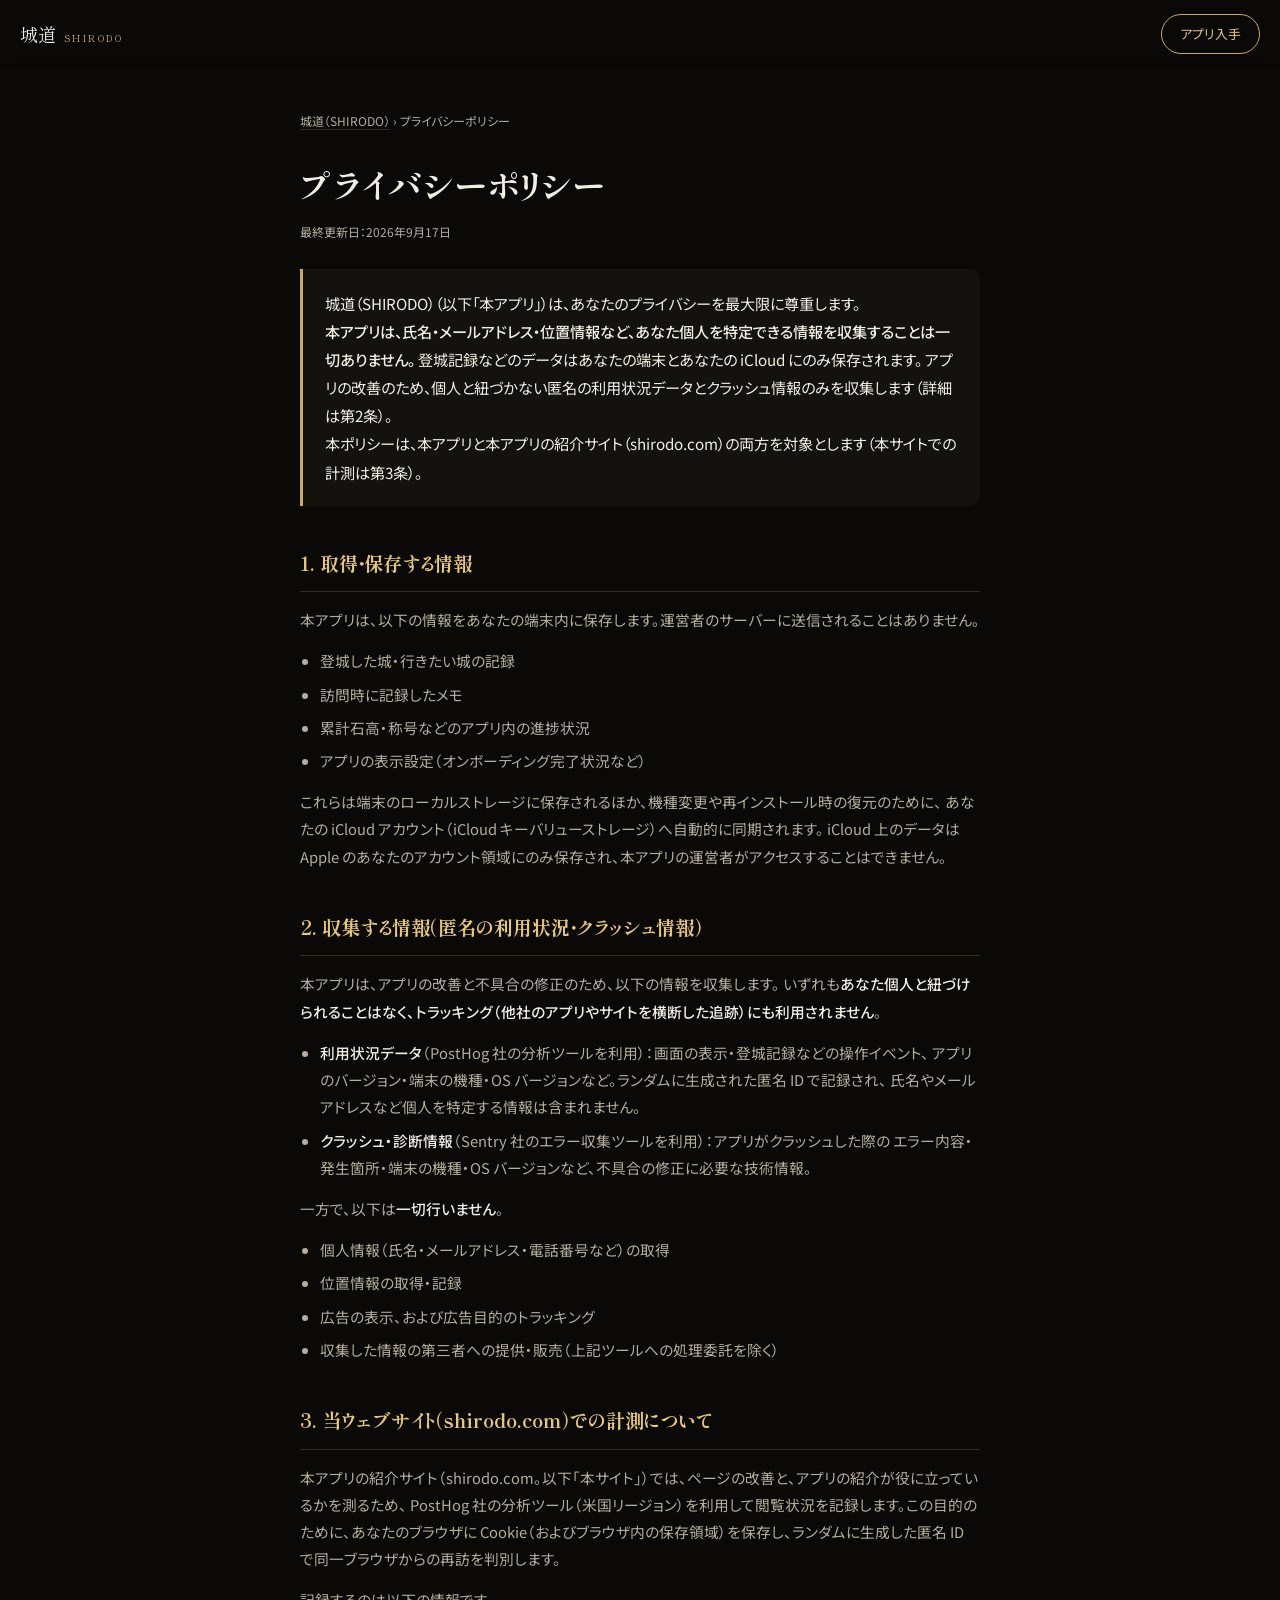
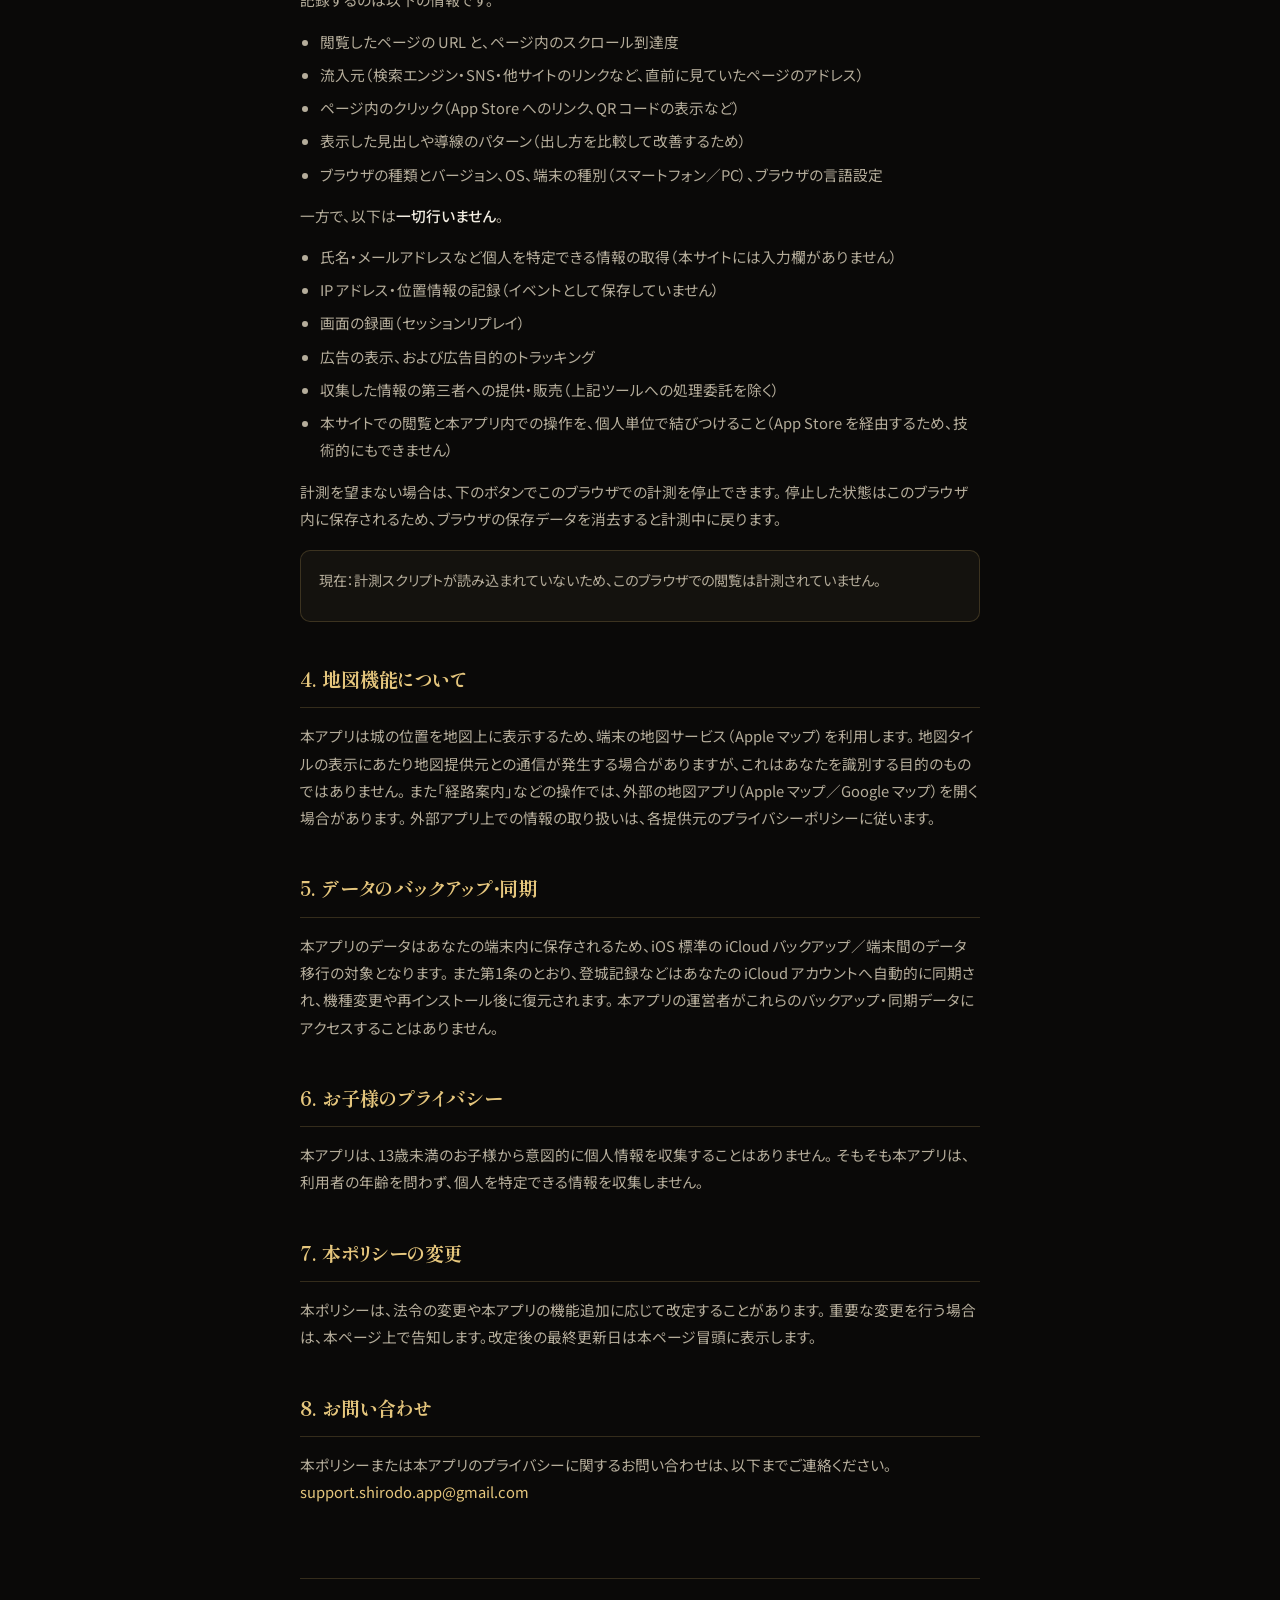
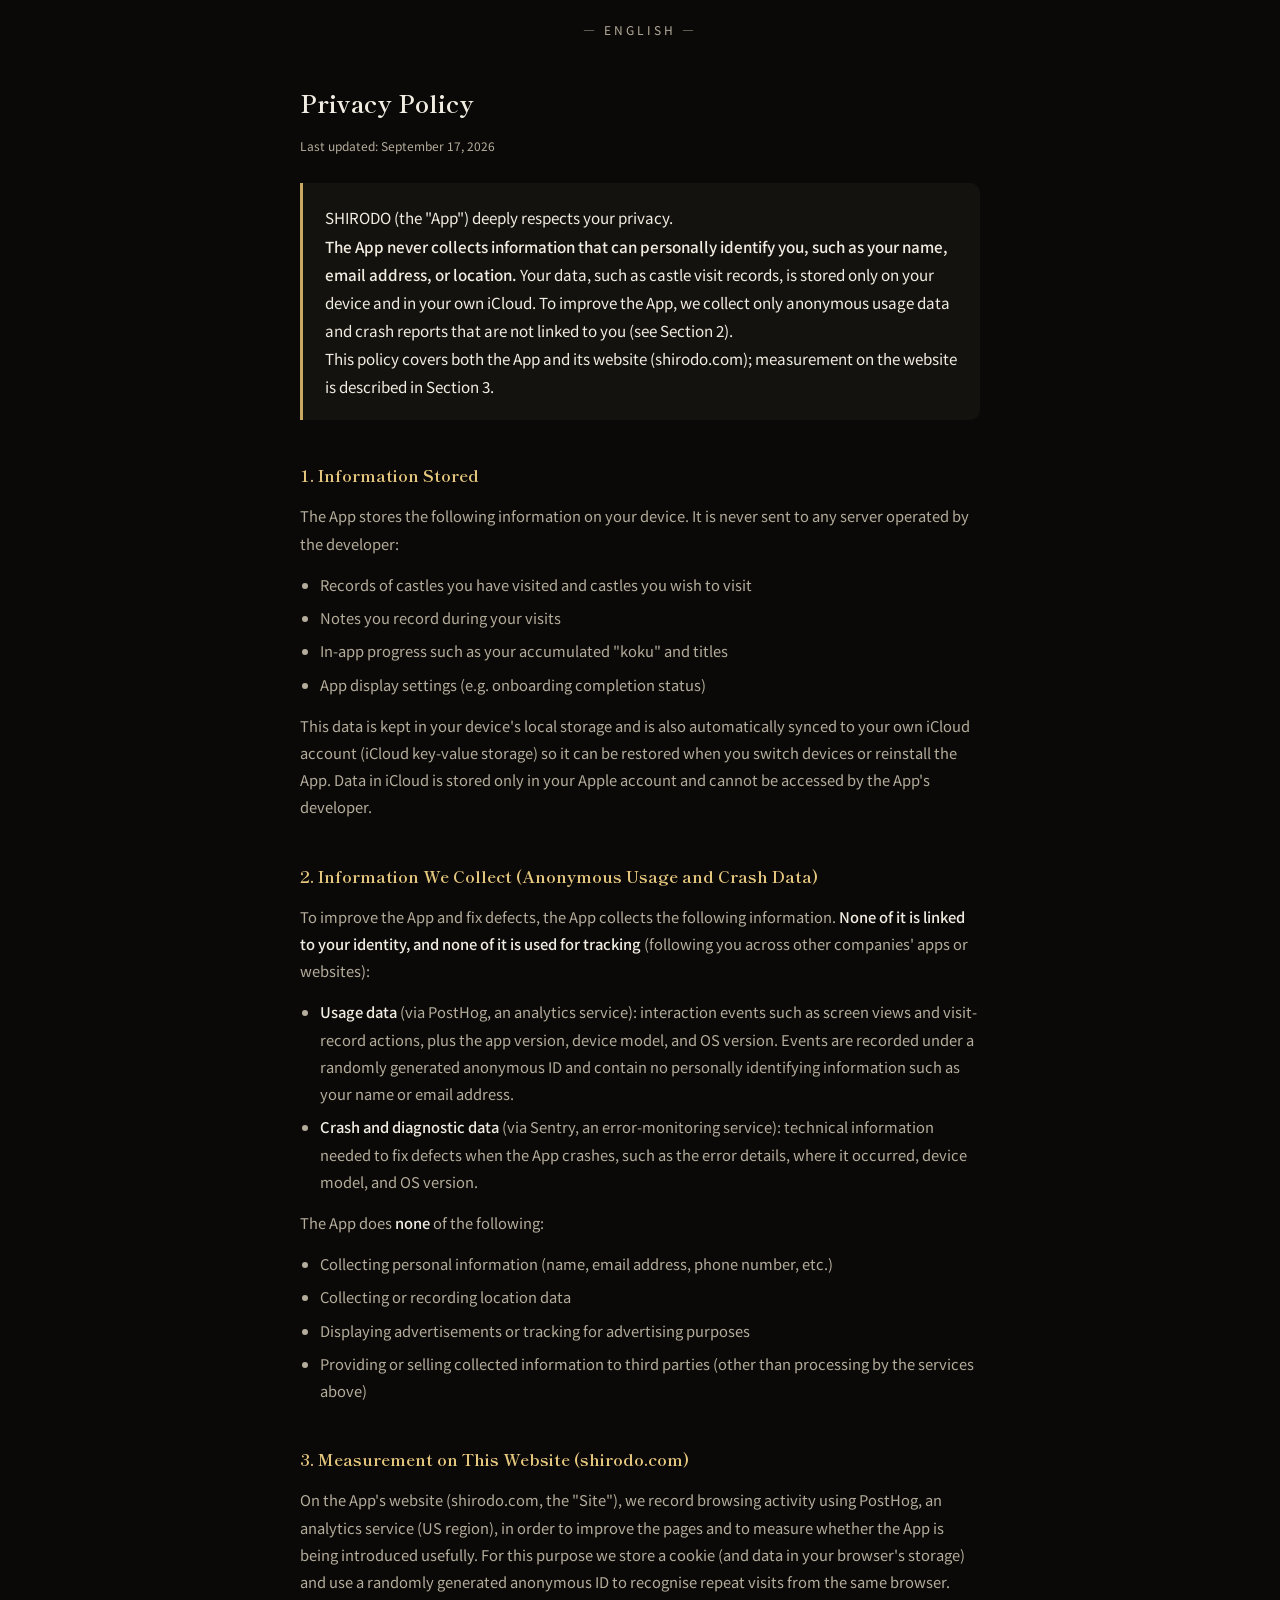
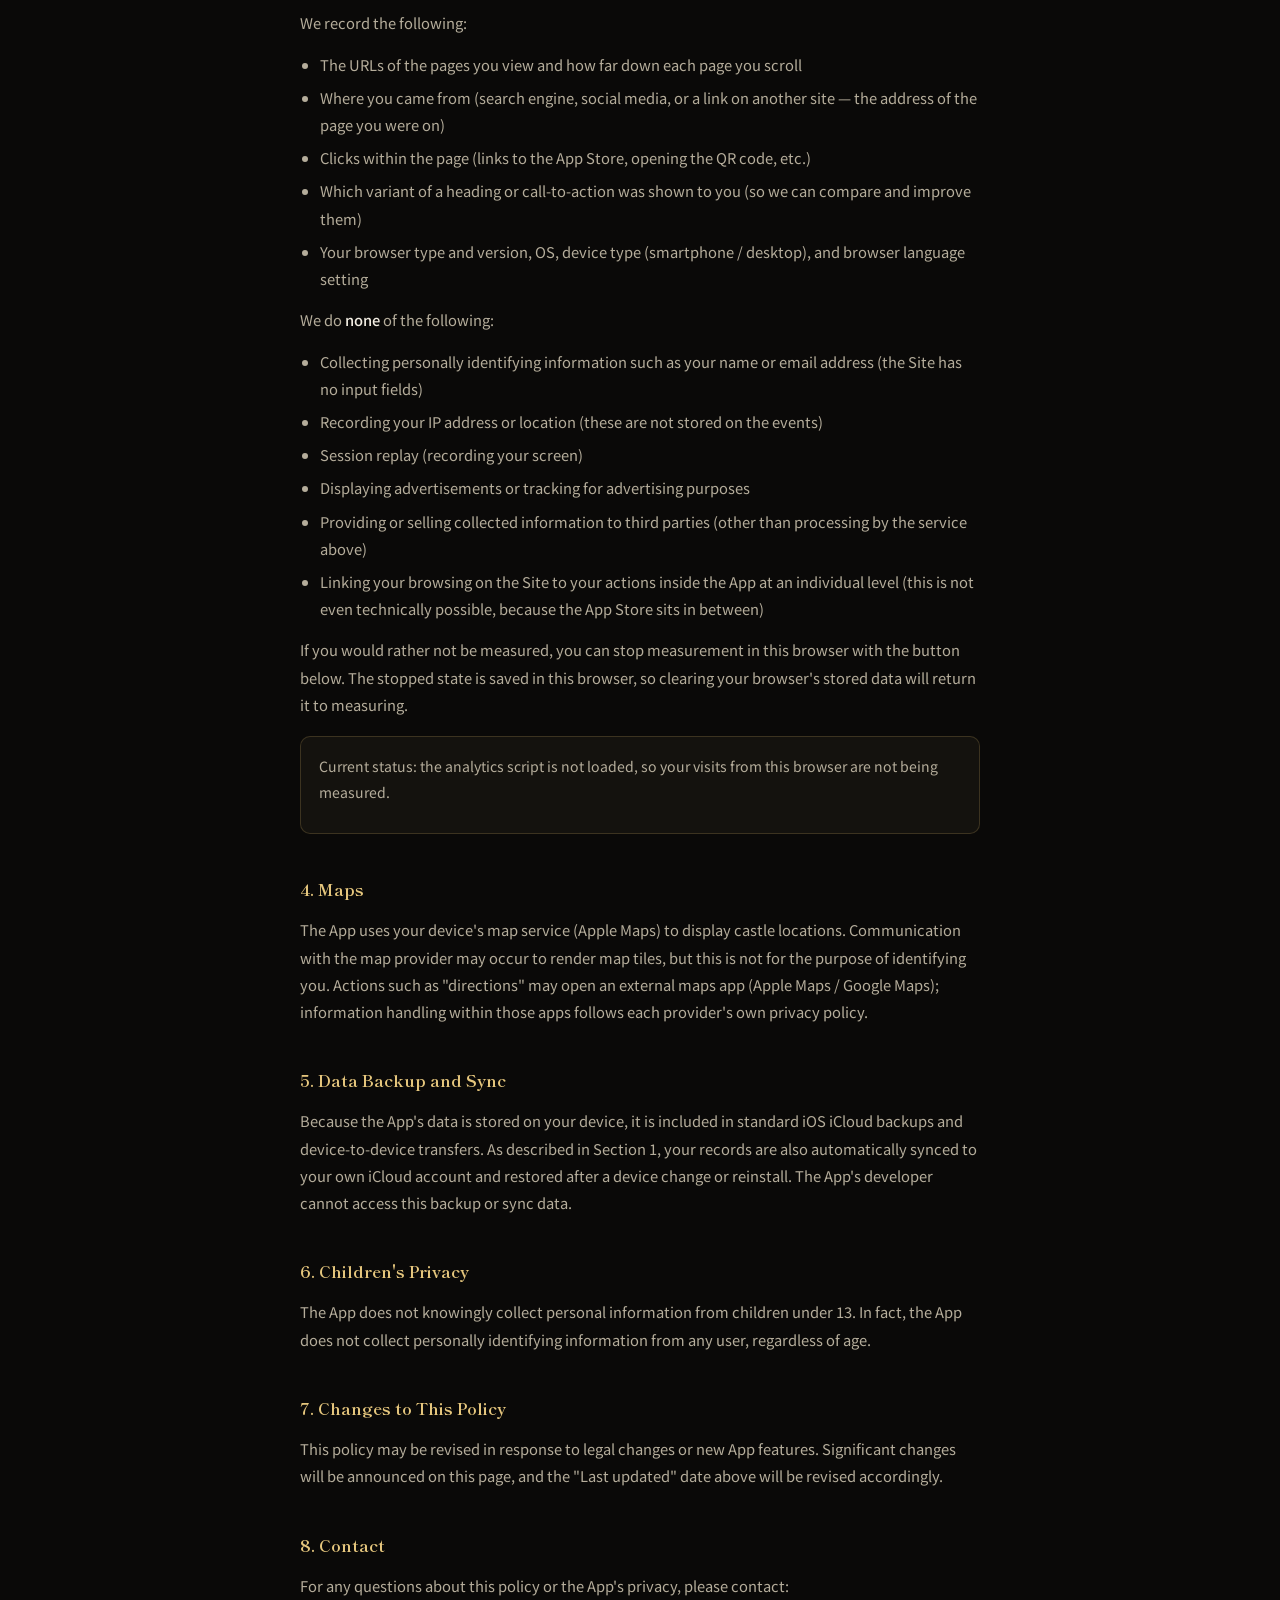
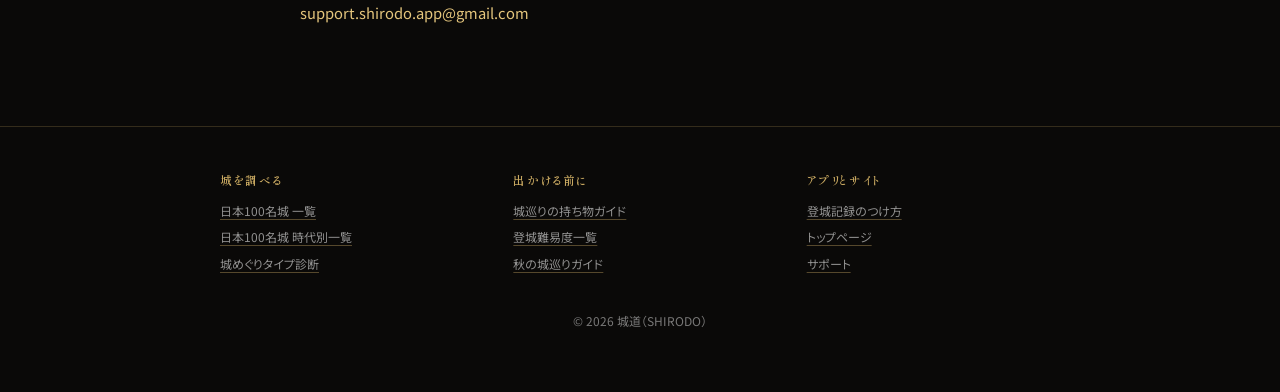
<file: privacy/index.html>
<!DOCTYPE html>
<html lang="ja">
<head>
<meta charset="UTF-8">
<meta name="viewport" content="width=device-width, initial-scale=1.0, viewport-fit=cover">
<title>プライバシーポリシー | 城道（SHIRODO）</title>
<meta name="description" content="登城記録アプリ 城道（SHIRODO）のプライバシーポリシー。氏名・メールアドレス・位置情報など個人を特定できる情報は一切収集しません。登城記録はお使いの端末とご自身のiCloudにのみ保存されます。">
<meta name="robots" content="index, follow">
<link rel="canonical" href="https://shirodo.com/privacy/">
<meta property="og:title" content="プライバシーポリシー | 城道（SHIRODO）">
<meta property="og:description" content="城道（SHIRODO）は個人を特定できる情報を一切収集しません。登城記録は端末とご自身のiCloudにのみ保存されます。">
<meta property="og:image" content="https://shirodo.com/assets/matsumoto-castle.jpg">
<meta property="og:url" content="https://shirodo.com/privacy/">
<meta property="og:type" content="website">
<meta property="og:site_name" content="城道（SHIRODO）">
<meta property="og:locale" content="ja_JP">
<meta name="twitter:card" content="summary_large_image">
<meta name="twitter:title" content="プライバシーポリシー | 城道（SHIRODO）">
<meta name="twitter:description" content="城道（SHIRODO）は個人を特定できる情報を一切収集しません。">
<meta name="twitter:image" content="https://shirodo.com/assets/matsumoto-castle.jpg">
<script type="application/ld+json">
{
 "@context": "https://schema.org",
 "@type": "WebPage",
 "name": "プライバシーポリシー｜城道（SHIRODO）",
 "url": "https://shirodo.com/privacy/",
 "inLanguage": "ja-JP",
 "dateModified": "2026-07-04",
 "author": {
  "@id": "https://shirodo.com/#author"
 },
 "publisher": {
  "@id": "https://shirodo.com/#author"
 }
}
</script>
<script type="application/ld+json">
{
 "@context": "https://schema.org",
 "@type": "BreadcrumbList",
 "itemListElement": [
  {"@type": "ListItem", "position": 1, "name": "城道（SHIRODO）", "item": "https://shirodo.com/"},
  {"@type": "ListItem", "position": 2, "name": "プライバシーポリシー", "item": "https://shirodo.com/privacy/"}
 ]
}
</script>
<!-- shared:head -->
<meta name="apple-itunes-app" content="app-id=6781983836">
<link rel="icon" href="/favicon.ico" sizes="32x32">
<link rel="icon" type="image/png" href="/favicon.png" sizes="192x192">
<link rel="apple-touch-icon" href="/apple-touch-icon.png">
<link rel="preconnect" href="https://fonts.googleapis.com">
<link rel="preconnect" href="https://fonts.gstatic.com" crossorigin>
<link rel="stylesheet" href="https://fonts.googleapis.com/css2?family=Noto+Serif+JP:wght@400;500;600;700&family=Noto+Sans+JP:wght@400;500;700&family=Shippori+Mincho:wght@500;600;700&display=swap">
<link rel="stylesheet" href="/assets/site.css?v=2f1d0cd4">
<!-- /shared:head -->

<style>
      html { -webkit-text-size-adjust: 100%; }
    
        
  main { max-width: 720px; margin: 0 auto; padding: 110px 20px 60px; }
    
  h1 { font-family: var(--f-serif); font-size: 1.75rem; line-height: 1.5; margin-bottom: 10px; }
    .lead {
    padding: 20px 22px; margin-bottom: 40px;
    background: var(--sumi-2); border-left: 3px solid var(--gold); border-radius: 0 10px 10px 0;
    font-size: 0.95rem; color: var(--washi);
  }

  section { margin-bottom: 40px; }
  h2 {
    font-family: var(--f-serif); font-size: 1.2rem; color: var(--gold-bright);
    margin-bottom: 14px; padding-bottom: 10px; border-bottom: 1px solid var(--line);
  }
  h3 { font-family: var(--f-serif); font-size: 1.02rem; color: var(--gold-bright); margin-bottom: 12px; }
  p { font-size: 0.92rem; color: var(--washi-dim); margin-bottom: 14px; }
  p:last-child, ul:last-child { margin-bottom: 0; }
  p strong, li strong { color: var(--washi); font-weight: 500; }
    ul { padding-left: 1.25rem; margin-bottom: 14px; }
  li { font-size: 0.92rem; color: var(--washi-dim); margin-bottom: 6px; }

  .lang-divider {
    margin: 72px 0 40px; text-align: center;
    color: var(--washi-dim); font-size: 0.75rem; letter-spacing: 0.25em;
    border-top: 1px solid var(--line); padding-top: 40px;
    scroll-margin-top: 76px;
  }
  .lang-title { font-family: var(--f-serif); font-size: 1.5rem; color: var(--washi); margin-bottom: 10px; border: none; padding: 0; }

  .optout {
    margin-top: 18px; padding: 16px 18px;
    background: var(--sumi-2); border: 1px solid var(--line); border-radius: 10px;
  }
  .optout[hidden] { display: none; }
  .optout-status { font-size: 0.88rem; margin-bottom: 12px; }
  .optout-btn {
    font-family: inherit; font-size: 0.88rem; color: var(--washi);
    padding: 10px 18px; background: transparent;
    border: 1px solid var(--gold); border-radius: 6px; cursor: pointer;
  }
  .optout-btn:hover { background: rgba(201, 169, 97, 0.12); }

      
  @media (min-width: 720px) {
    h1 { font-size: 2.1rem; }
  }
</style>
<!-- shared:scripts -->
<script defer src="/assets/analytics.js"></script>
<script defer src="/assets/appstore-qr.js"></script>
<!-- /shared:scripts -->
<script defer src="/assets/analytics-optout.js"></script>
</head>
<body>

<!-- shared:nav -->
<nav class="nav">
  <a class="nav-brand" href="/">城道<small>SHIRODO</small></a>
  <a class="nav-cta" href="https://apps.apple.com/app/id6781983836">アプリ入手</a>
</nav>
<!-- /shared:nav -->

<main>
  <p class="breadcrumb"><a href="/">城道（SHIRODO）</a> › プライバシーポリシー</p>

  <h1>プライバシーポリシー</h1>
  <p class="meta">最終更新日：2026年9月17日</p>

  <p class="lead">
    城道（SHIRODO）（以下「本アプリ」）は、あなたのプライバシーを最大限に尊重します。<br>
    <strong>本アプリは、氏名・メールアドレス・位置情報など、あなた個人を特定できる情報を収集することは一切ありません。</strong>
    登城記録などのデータはあなたの端末とあなたの iCloud にのみ保存されます。
    アプリの改善のため、個人と紐づかない匿名の利用状況データとクラッシュ情報のみを収集します（詳細は第2条）。<br>
    本ポリシーは、本アプリと本アプリの紹介サイト（shirodo.com）の両方を対象とします（本サイトでの計測は第3条）。
  </p>

  <section>
    <h2>1. 取得・保存する情報</h2>
    <p>本アプリは、以下の情報をあなたの端末内に保存します。運営者のサーバーに送信されることはありません。</p>
    <ul>
      <li>登城した城・行きたい城の記録</li>
      <li>訪問時に記録したメモ</li>
      <li>累計石高・称号などのアプリ内の進捗状況</li>
      <li>アプリの表示設定（オンボーディング完了状況など）</li>
    </ul>
    <p>これらは端末のローカルストレージに保存されるほか、機種変更や再インストール時の復元のために、
    あなたの iCloud アカウント（iCloud キーバリューストレージ）へ自動的に同期されます。
    iCloud 上のデータは Apple のあなたのアカウント領域にのみ保存され、本アプリの運営者がアクセスすることはできません。</p>
  </section>

  <section>
    <h2>2. 収集する情報（匿名の利用状況・クラッシュ情報）</h2>
    <p>本アプリは、アプリの改善と不具合の修正のため、以下の情報を収集します。
    いずれも<strong>あなた個人と紐づけられることはなく、トラッキング（他社のアプリやサイトを横断した追跡）にも利用されません</strong>。</p>
    <ul>
      <li><strong>利用状況データ</strong>（PostHog 社の分析ツールを利用）：画面の表示・登城記録などの操作イベント、
      アプリのバージョン・端末の機種・OS バージョンなど。ランダムに生成された匿名 ID で記録され、
      氏名やメールアドレスなど個人を特定する情報は含まれません。</li>
      <li><strong>クラッシュ・診断情報</strong>（Sentry 社のエラー収集ツールを利用）：アプリがクラッシュした際の
      エラー内容・発生箇所・端末の機種・OS バージョンなど、不具合の修正に必要な技術情報。</li>
    </ul>
    <p>一方で、以下は<strong>一切行いません</strong>。</p>
    <ul>
      <li>個人情報（氏名・メールアドレス・電話番号など）の取得</li>
      <li>位置情報の取得・記録</li>
      <li>広告の表示、および広告目的のトラッキング</li>
      <li>収集した情報の第三者への提供・販売（上記ツールへの処理委託を除く）</li>
    </ul>
  </section>

  <section>
    <h2>3. 当ウェブサイト（shirodo.com）での計測について</h2>
    <p>本アプリの紹介サイト（shirodo.com。以下「本サイト」）では、ページの改善と、アプリの紹介が役に立っているかを測るため、
    PostHog 社の分析ツール（米国リージョン）を利用して閲覧状況を記録します。この目的のために、あなたのブラウザに
    Cookie（およびブラウザ内の保存領域）を保存し、ランダムに生成した匿名 ID で同一ブラウザからの再訪を判別します。</p>
    <p>記録するのは以下の情報です。</p>
    <ul>
      <li>閲覧したページの URL と、ページ内のスクロール到達度</li>
      <li>流入元（検索エンジン・SNS・他サイトのリンクなど、直前に見ていたページのアドレス）</li>
      <li>ページ内のクリック（App Store へのリンク、QR コードの表示など）</li>
      <li>表示した見出しや導線のパターン（出し方を比較して改善するため）</li>
      <li>ブラウザの種類とバージョン、OS、端末の種別（スマートフォン／PC）、ブラウザの言語設定</li>
    </ul>
    <p>一方で、以下は<strong>一切行いません</strong>。</p>
    <ul>
      <li>氏名・メールアドレスなど個人を特定できる情報の取得（本サイトには入力欄がありません）</li>
      <li>IP アドレス・位置情報の記録（イベントとして保存していません）</li>
      <li>画面の録画（セッションリプレイ）</li>
      <li>広告の表示、および広告目的のトラッキング</li>
      <li>収集した情報の第三者への提供・販売（上記ツールへの処理委託を除く）</li>
      <li>本サイトでの閲覧と本アプリ内での操作を、個人単位で結びつけること（App Store を経由するため、技術的にもできません）</li>
    </ul>
    <p>計測を望まない場合は、下のボタンでこのブラウザでの計測を停止できます。
    停止した状態はこのブラウザ内に保存されるため、ブラウザの保存データを消去すると計測中に戻ります。</p>
    <div class="optout" hidden>
      <p class="optout-status" data-optout-status data-optout-lang="ja"></p>
      <button type="button" class="optout-btn" data-optout-toggle data-optout-lang="ja"></button>
    </div>
  </section>

  <section>
    <h2>4. 地図機能について</h2>
    <p>本アプリは城の位置を地図上に表示するため、端末の地図サービス（Apple マップ）を利用します。
    地図タイルの表示にあたり地図提供元との通信が発生する場合がありますが、これはあなたを識別する目的のものではありません。
    また「経路案内」などの操作では、外部の地図アプリ（Apple マップ／Google マップ）を開く場合があります。
    外部アプリ上での情報の取り扱いは、各提供元のプライバシーポリシーに従います。</p>
  </section>

  <section>
    <h2>5. データのバックアップ・同期</h2>
    <p>本アプリのデータはあなたの端末内に保存されるため、iOS 標準の iCloud バックアップ／端末間のデータ移行の対象となります。
    また第1条のとおり、登城記録などはあなたの iCloud アカウントへ自動的に同期され、機種変更や再インストール後に復元されます。
    本アプリの運営者がこれらのバックアップ・同期データにアクセスすることはありません。</p>
  </section>

  <section>
    <h2>6. お子様のプライバシー</h2>
    <p>本アプリは、13歳未満のお子様から意図的に個人情報を収集することはありません。
    そもそも本アプリは、利用者の年齢を問わず、個人を特定できる情報を収集しません。</p>
  </section>

  <section>
    <h2>7. 本ポリシーの変更</h2>
    <p>本ポリシーは、法令の変更や本アプリの機能追加に応じて改定することがあります。
    重要な変更を行う場合は、本ページ上で告知します。改定後の最終更新日は本ページ冒頭に表示します。</p>
  </section>

  <section>
    <h2>8. お問い合わせ</h2>
    <p>本ポリシーまたは本アプリのプライバシーに関するお問い合わせは、以下までご連絡ください。<br>
    <a href="mailto:support.shirodo.app@gmail.com">support.shirodo.app@gmail.com</a></p>
  </section>

  <p class="lang-divider">— ENGLISH —</p>

  <div lang="en">
    <h2 class="lang-title">Privacy Policy</h2>
    <p class="meta">Last updated: September 17, 2026</p>

    <p class="lead">
      SHIRODO (the "App") deeply respects your privacy.<br>
      <strong>The App never collects information that can personally identify you, such as your name, email address, or location.</strong>
      Your data, such as castle visit records, is stored only on your device and in your own iCloud.
      To improve the App, we collect only anonymous usage data and crash reports that are not linked to you (see Section 2).<br>
      This policy covers both the App and its website (shirodo.com); measurement on the website is described in Section 3.
    </p>

    <section>
      <h3>1. Information Stored</h3>
      <p>The App stores the following information on your device. It is never sent to any server operated by the developer:</p>
      <ul>
        <li>Records of castles you have visited and castles you wish to visit</li>
        <li>Notes you record during your visits</li>
        <li>In-app progress such as your accumulated "koku" and titles</li>
        <li>App display settings (e.g. onboarding completion status)</li>
      </ul>
      <p>This data is kept in your device's local storage and is also automatically synced to your own iCloud account
      (iCloud key-value storage) so it can be restored when you switch devices or reinstall the App.
      Data in iCloud is stored only in your Apple account and cannot be accessed by the App's developer.</p>
    </section>

    <section>
      <h3>2. Information We Collect (Anonymous Usage and Crash Data)</h3>
      <p>To improve the App and fix defects, the App collects the following information.
      <strong>None of it is linked to your identity, and none of it is used for tracking</strong> (following you across other companies' apps or websites):</p>
      <ul>
        <li><strong>Usage data</strong> (via PostHog, an analytics service): interaction events such as screen views and
        visit-record actions, plus the app version, device model, and OS version. Events are recorded under a randomly
        generated anonymous ID and contain no personally identifying information such as your name or email address.</li>
        <li><strong>Crash and diagnostic data</strong> (via Sentry, an error-monitoring service): technical information
        needed to fix defects when the App crashes, such as the error details, where it occurred, device model, and OS version.</li>
      </ul>
      <p>The App does <strong>none</strong> of the following:</p>
      <ul>
        <li>Collecting personal information (name, email address, phone number, etc.)</li>
        <li>Collecting or recording location data</li>
        <li>Displaying advertisements or tracking for advertising purposes</li>
        <li>Providing or selling collected information to third parties (other than processing by the services above)</li>
      </ul>
    </section>

    <section>
      <h3>3. Measurement on This Website (shirodo.com)</h3>
      <p>On the App's website (shirodo.com, the "Site"), we record browsing activity using PostHog, an analytics
      service (US region), in order to improve the pages and to measure whether the App is being introduced usefully.
      For this purpose we store a cookie (and data in your browser's storage) and use a randomly generated anonymous
      ID to recognise repeat visits from the same browser.</p>
      <p>We record the following:</p>
      <ul>
        <li>The URLs of the pages you view and how far down each page you scroll</li>
        <li>Where you came from (search engine, social media, or a link on another site — the address of the page you were on)</li>
        <li>Clicks within the page (links to the App Store, opening the QR code, etc.)</li>
        <li>Which variant of a heading or call-to-action was shown to you (so we can compare and improve them)</li>
        <li>Your browser type and version, OS, device type (smartphone / desktop), and browser language setting</li>
      </ul>
      <p>We do <strong>none</strong> of the following:</p>
      <ul>
        <li>Collecting personally identifying information such as your name or email address (the Site has no input fields)</li>
        <li>Recording your IP address or location (these are not stored on the events)</li>
        <li>Session replay (recording your screen)</li>
        <li>Displaying advertisements or tracking for advertising purposes</li>
        <li>Providing or selling collected information to third parties (other than processing by the service above)</li>
        <li>Linking your browsing on the Site to your actions inside the App at an individual level (this is not even technically possible, because the App Store sits in between)</li>
      </ul>
      <p>If you would rather not be measured, you can stop measurement in this browser with the button below.
      The stopped state is saved in this browser, so clearing your browser's stored data will return it to measuring.</p>
      <div class="optout" hidden>
        <p class="optout-status" data-optout-status data-optout-lang="en"></p>
        <button type="button" class="optout-btn" data-optout-toggle data-optout-lang="en"></button>
      </div>
    </section>

    <section>
      <h3>4. Maps</h3>
      <p>The App uses your device's map service (Apple Maps) to display castle locations. Communication with the map provider may occur to render map tiles, but this is not for the purpose of identifying you. Actions such as "directions" may open an external maps app (Apple Maps / Google Maps); information handling within those apps follows each provider's own privacy policy.</p>
    </section>

    <section>
      <h3>5. Data Backup and Sync</h3>
      <p>Because the App's data is stored on your device, it is included in standard iOS iCloud backups and device-to-device transfers. As described in Section 1, your records are also automatically synced to your own iCloud account and restored after a device change or reinstall. The App's developer cannot access this backup or sync data.</p>
    </section>

    <section>
      <h3>6. Children's Privacy</h3>
      <p>The App does not knowingly collect personal information from children under 13. In fact, the App does not collect personally identifying information from any user, regardless of age.</p>
    </section>

    <section>
      <h3>7. Changes to This Policy</h3>
      <p>This policy may be revised in response to legal changes or new App features. Significant changes will be announced on this page, and the "Last updated" date above will be revised accordingly.</p>
    </section>

    <section>
      <h3>8. Contact</h3>
      <p>For any questions about this policy or the App's privacy, please contact:<br>
      <a href="mailto:support.shirodo.app@gmail.com">support.shirodo.app@gmail.com</a></p>
    </section>
  </div>

</main>

<!-- shared:footer -->
<footer>
  <nav class="footer-links" aria-label="サイト内のページ">
    <div class="footer-col">
      <h2 class="footer-col-head">城を調べる</h2>
      <ul>
        <li><a href="/100meijo/">日本100名城 一覧</a></li>
        <li><a href="/100meijo/jidai/">日本100名城 時代別一覧</a></li>
        <li><a href="/shindan/">城めぐりタイプ診断</a></li>
      </ul>
    </div>
    <div class="footer-col">
      <h2 class="footer-col-head">出かける前に</h2>
      <ul>
        <li><a href="/guide/mochimono/">城巡りの持ち物ガイド</a></li>
        <li><a href="/guide/level/">登城難易度一覧</a></li>
        <li><a href="/guide/koyo/">秋の城巡りガイド</a></li>
      </ul>
    </div>
    <div class="footer-col footer-col-misc">
      <h2 class="footer-col-head">アプリとサイト</h2>
      <ul>
        <li><a href="/guide/kiroku/">登城記録のつけ方</a></li>
        <li><a href="/">トップページ</a></li>
        <li><a href="/support/">サポート</a></li>
      </ul>
    </div>
  </nav>
  <p class="footer-copy">© 2026 城道（SHIRODO）</p>
</footer>
<!-- /shared:footer -->

</body>
</html>
</file>
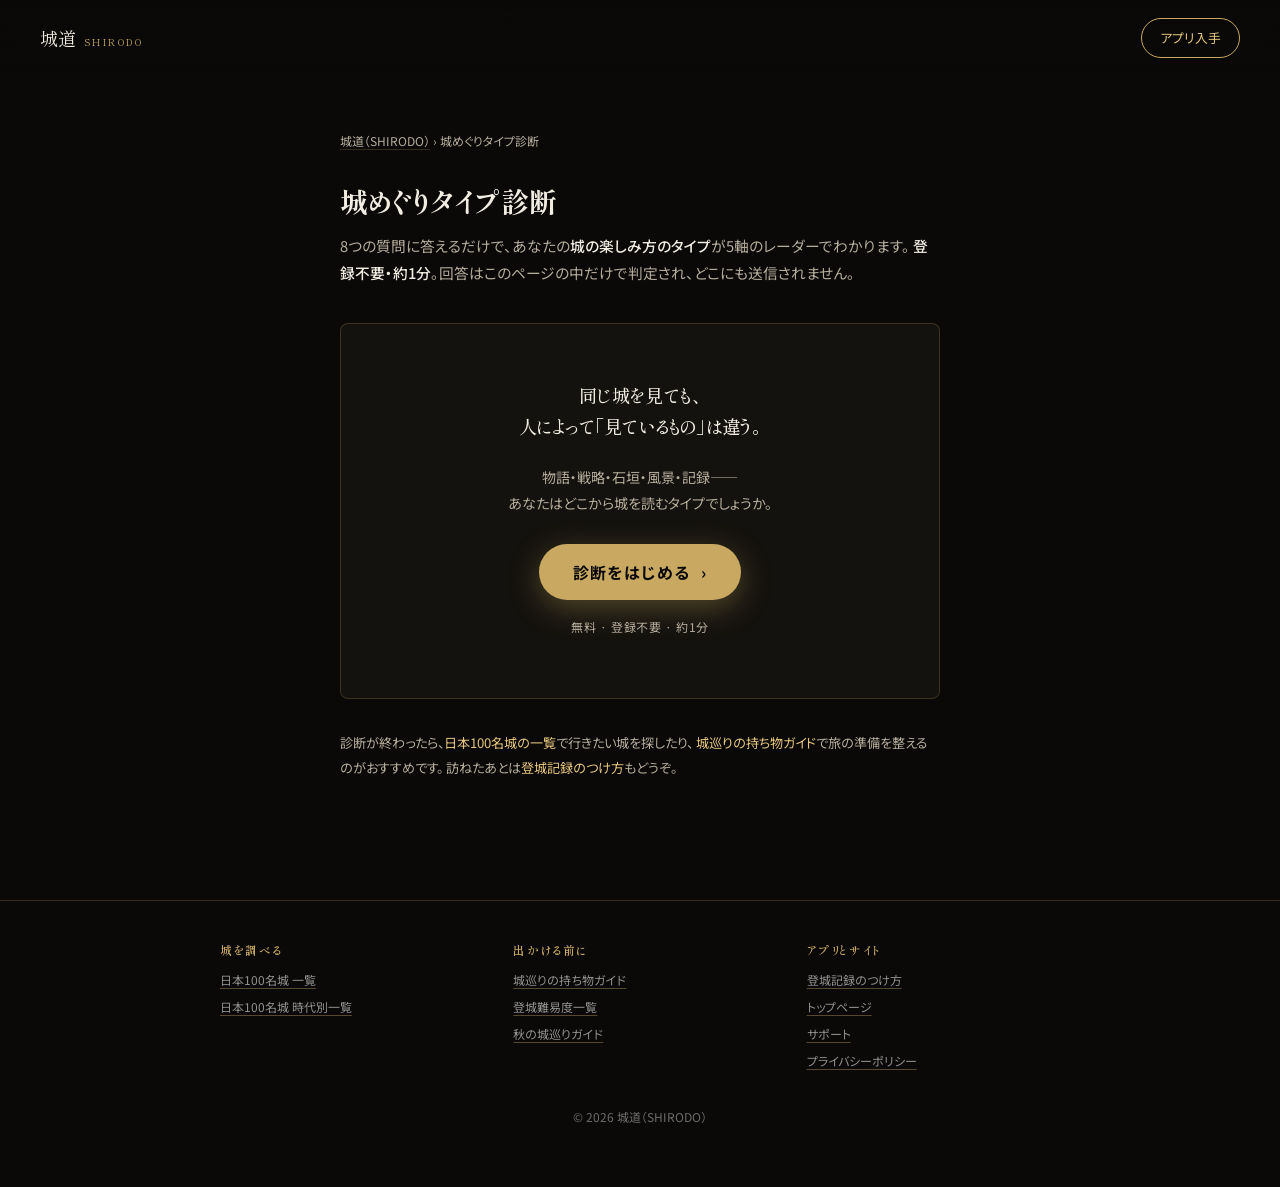
<file: shindan/index.html>
<!DOCTYPE html>
<html lang="ja">
<head>
<meta charset="UTF-8">
<meta name="viewport" content="width=device-width, initial-scale=1.0, viewport-fit=cover">
<title>城めぐりタイプ診断｜8問・1分でわかる、あなたの城の楽しみ方 | 城道（SHIRODO）</title>
<meta name="description" content="8つの質問に答えるだけで、あなたの城めぐりタイプ（語り部・軍師・普請奉行・風流人・記録方）が5軸レーダーでわかる無料診断。タイプ別のおすすめ100名城も紹介。登録不要・1分で完了。">
<meta name="robots" content="index, follow">
<link rel="canonical" href="https://shirodo.com/shindan/">
<meta property="og:title" content="城めぐりタイプ診断｜8問・1分でわかる、あなたの城の楽しみ方">
<meta property="og:description" content="あなたの城めぐりタイプが5軸レーダーでわかる無料診断。登録不要・1分で完了。">
<meta property="og:image" content="https://shirodo.com/assets/matsumoto-castle.jpg">
<meta property="og:url" content="https://shirodo.com/shindan/">
<meta property="og:type" content="website">
<meta property="og:site_name" content="城道（SHIRODO）">
<meta property="og:locale" content="ja_JP">
<meta name="twitter:card" content="summary_large_image">
<meta name="twitter:title" content="城めぐりタイプ診断｜8問・1分でわかる、あなたの城の楽しみ方">
<meta name="twitter:description" content="あなたの城めぐりタイプが5軸レーダーでわかる無料診断。登録不要・1分で完了。">
<meta name="twitter:image" content="https://shirodo.com/assets/matsumoto-castle.jpg">
<script type="application/ld+json">
{
 "@context": "https://schema.org",
 "@type": "BreadcrumbList",
 "itemListElement": [
  {"@type": "ListItem", "position": 1, "name": "城道（SHIRODO）", "item": "https://shirodo.com/"},
  {"@type": "ListItem", "position": 2, "name": "城めぐりタイプ診断", "item": "https://shirodo.com/shindan/"}
 ]
}
</script>
<script type="application/ld+json">
{
 "@context": "https://schema.org",
 "@type": "WebPage",
 "name": "城めぐりタイプ診断",
 "headline": "城めぐりタイプ診断｜8問・1分でわかる、あなたの城の楽しみ方",
 "description": "8つの質問に答えるだけで、あなたの城めぐりタイプ（語り部・軍師・普請奉行・風流人・記録方）が5軸レーダーでわかる無料診断。",
 "url": "https://shirodo.com/shindan/",
 "inLanguage": "ja-JP",
 "datePublished": "2026-07-17",
 "dateModified": "2026-07-17",
 "author": {"@type": "Person", "@id": "https://shirodo.com/#author", "name": "城道（SHIRODO）開発者", "url": "https://shirodo.com/"},
 "publisher": {"@type": "Organization", "name": "城道（SHIRODO）", "url": "https://shirodo.com/"},
 "isPartOf": {"@type": "WebSite", "name": "城道（SHIRODO）", "url": "https://shirodo.com/"}
}
</script>
<!-- shared:head -->
<meta name="apple-itunes-app" content="app-id=6781983836">
<link rel="icon" href="/favicon.ico" sizes="32x32">
<link rel="icon" type="image/png" href="/favicon.png" sizes="192x192">
<link rel="apple-touch-icon" href="/apple-touch-icon.png">
<link rel="preconnect" href="https://fonts.googleapis.com">
<link rel="preconnect" href="https://fonts.gstatic.com" crossorigin>
<link rel="stylesheet" href="https://fonts.googleapis.com/css2?family=Noto+Serif+JP:wght@400;500;600;700&family=Noto+Sans+JP:wght@400;500;700&family=Shippori+Mincho:wght@500;600;700&display=swap">
<link rel="stylesheet" href="/assets/site.css?v=2f1d0cd4">
<!-- /shared:head -->

<style>
          .serif { font-family: var(--f-serif); font-weight: 500; letter-spacing: 0.02em; }
  
        
  main { max-width: 640px; margin: 0 auto; padding: 110px 20px 60px; }
    
  h1 { font-family: var(--f-serif); font-size: 1.75rem; line-height: 1.5; margin-bottom: 10px; }
  .page-lead { font-size: 0.92rem; color: var(--washi-dim); margin-bottom: 36px; }
  .page-lead strong { color: var(--washi); font-weight: 500; }

  /* ======= 診断カード ======= */
  .quiz {
    background: var(--sumi-2);
    border: 1px solid var(--line);
    border-radius: 8px;
    padding: 28px 22px 32px;
  }
  .quiz-progress {
    display: flex; align-items: center; gap: 12px;
    margin-bottom: 22px;
  }
  .quiz-progress .bar {
    flex: 1; height: 3px; background: rgba(201,169,97,0.15); border-radius: 999px; overflow: hidden;
  }
  .quiz-progress .bar i {
    display: block; height: 100%; width: 0;
    background: linear-gradient(to right, var(--gold), var(--gold-bright));
    transition: width 0.3s ease;
  }
  .quiz-progress .count {
    font-size: 0.75rem; color: var(--gold); letter-spacing: 0.1em; white-space: nowrap;
    font-family: var(--f-serif);
  }
  .quiz-q {
    font-family: var(--f-serif);
    font-size: 1.15rem;
    line-height: 1.7;
    margin-bottom: 22px;
    min-height: 3.4em;
    text-wrap: pretty;
  }
  .quiz-opts { display: flex; flex-direction: column; gap: 12px; }
  .quiz-opt {
    text-align: left;
    font-family: var(--f-sans);
    font-size: 0.92rem;
    line-height: 1.7;
    color: var(--washi);
    background: rgba(30,26,20,0.5);
    border: 1px solid var(--line);
    border-radius: 6px;
    padding: 14px 18px;
    cursor: pointer;
    transition: border-color 0.15s, background 0.15s, transform 0.1s;
  }
  .quiz-opt:hover { border-color: var(--gold); background: rgba(201,169,97,0.08); }
  .quiz-opt:active { transform: scale(0.98); }

  .quiz-start {
    display: inline-flex; align-items: center; gap: 10px;
    background: var(--gold); color: var(--sumi);
    font-weight: 700; font-size: 1rem;
    padding: 16px 34px; border: none; border-radius: 999px;
    letter-spacing: 0.06em; cursor: pointer;
    box-shadow: 0 8px 30px rgba(201,169,97,0.35);
    transition: transform 0.15s;
    font-family: var(--f-sans);
  }
  .quiz-start:hover { transform: translateY(-2px); }
  .quiz-intro-note { margin-top: 16px; font-size: 0.75rem; color: var(--washi-dim); letter-spacing: 0.05em; }

  /* ======= 結果 ======= */
  .result-eyebrow {
    font-size: 0.7rem; letter-spacing: 0.35em; color: var(--gold);
    margin-bottom: 12px; display: block;
  }
  .result-type {
    font-family: var(--f-serif);
    font-size: 2.2rem;
    color: var(--gold-bright);
    line-height: 1.4;
    margin-bottom: 4px;
  }
  .result-yomi { font-size: 0.78rem; color: var(--washi-dim); letter-spacing: 0.2em; margin-bottom: 20px; }
  .result-desc {
    font-family: var(--f-serif);
    font-size: 0.98rem;
    line-height: 2;
    margin-bottom: 28px;
    text-wrap: pretty;
  }
  .radar-wrap { display: flex; justify-content: center; margin-bottom: 28px; }
  .radar-wrap svg { width: 280px; height: 260px; }

  .result-castles {
    border-top: 1px dashed rgba(201,169,97,0.25);
    padding-top: 22px;
    margin-bottom: 28px;
  }
  .result-castles h2 {
    font-family: var(--f-serif); font-size: 1rem; color: var(--washi); margin-bottom: 12px;
  }
  .result-castles ul { list-style: none; display: flex; flex-direction: column; gap: 8px; }
  .result-castles li {
    font-size: 0.9rem; color: var(--washi-dim);
    padding-left: 18px; position: relative;
  }
  .result-castles li::before {
    content: "▸"; position: absolute; left: 0; color: var(--gold);
  }
  .result-castles li strong { color: var(--washi); font-weight: 500; font-family: var(--f-serif); }

  .result-app {
    background: rgba(201,169,97,0.06);
    border: 1px solid var(--line);
    border-radius: 8px;
    padding: 22px 20px;
    margin-bottom: 24px;
    font-size: 0.9rem;
    color: var(--washi-dim);
  }
  .result-app strong { color: var(--gold-bright); font-weight: 500; }
  .result-ctas { display: flex; flex-direction: column; gap: 14px; align-items: center; margin-top: 24px; }
  .cta-primary {
    display: inline-flex; align-items: center; gap: 10px;
    background: var(--gold); color: var(--sumi);
    font-weight: 700; padding: 16px 34px; border-radius: 999px;
    font-size: 1rem; letter-spacing: 0.06em;
    box-shadow: 0 8px 30px rgba(201,169,97,0.35);
    transition: transform 0.15s;
  }
  .cta-primary:hover { transform: translateY(-2px); }
  .cta-share {
    display: inline-flex; align-items: center; gap: 8px;
    font-size: 0.85rem; color: var(--washi-dim);
    border: 1px solid var(--line); border-radius: 999px;
    padding: 10px 22px;
    transition: border-color 0.15s, color 0.15s;
  }
  .cta-share:hover { border-color: var(--gold); color: var(--gold-bright); }
  .cta-retry {
    background: none; border: none; cursor: pointer;
    font-size: 0.78rem; color: var(--washi-dim);
    text-decoration: underline; text-underline-offset: 3px;
    font-family: var(--f-sans);
  }
  .cta-retry:hover { color: var(--washi); }

  footer {
    text-align: center; padding: 40px 24px 60px;
    color: rgba(255,255,255,0.4); font-size: 0.78rem;
    border-top: 1px solid var(--line); margin-top: 60px;
  }
  footer p { margin-bottom: 10px; line-height: 1.7; }
    
  [hidden] { display: none !important; }

  @media (min-width: 768px) {
    .nav { padding: 18px 40px; }
    main { padding-top: 130px; }
    .quiz { padding: 36px 36px 40px; }
  }
</style>
<!-- shared:scripts -->
<script defer src="/assets/analytics.js"></script>
<script defer src="/assets/appstore-qr.js"></script>
<!-- /shared:scripts -->
</head>
<body>

<!-- shared:nav -->
<nav class="nav">
  <a class="nav-brand" href="/">城道<small>SHIRODO</small></a>
  <a class="nav-cta" href="https://apps.apple.com/app/id6781983836">アプリ入手</a>
</nav>
<!-- /shared:nav -->

<main>
  <nav class="breadcrumb"><a href="/">城道（SHIRODO）</a> › 城めぐりタイプ診断</nav>

  <h1>城めぐりタイプ診断</h1>
  <p class="page-lead">
    8つの質問に答えるだけで、あなたの<strong>城の楽しみ方のタイプ</strong>が5軸のレーダーでわかります。
    <strong>登録不要・約1分</strong>。回答はこのページの中だけで判定され、どこにも送信されません。
  </p>

  <div class="quiz" id="quiz">
    <!-- イントロ -->
    <div id="quiz-intro" style="text-align:center; padding: 20px 0;">
      <p class="quiz-q serif" style="min-height:0; text-align:center;">
        同じ城を見ても、<br>人によって「見ているもの」は違う。
      </p>
      <p style="font-size:0.88rem; color:var(--washi-dim); margin-bottom:28px;">
        物語・戦略・石垣・風景・記録——<br>あなたはどこから城を読むタイプでしょうか。
      </p>
      <button class="quiz-start" id="start-btn" type="button">診断をはじめる<span aria-hidden="true">›</span></button>
      <p class="quiz-intro-note">無料 · 登録不要 · 約1分</p>
    </div>

    <!-- 設問 -->
    <div id="quiz-play" hidden>
      <div class="quiz-progress">
        <span class="count" id="q-count">一 / 八</span>
        <div class="bar"><i id="q-bar"></i></div>
      </div>
      <p class="quiz-q serif" id="q-text"></p>
      <div class="quiz-opts" id="q-opts"></div>
    </div>

    <!-- 結果 -->
    <div id="quiz-result" hidden>
      <span class="result-eyebrow">あなたの城めぐりタイプ</span>
      <p class="result-type serif" id="r-name"></p>
      <p class="result-yomi" id="r-yomi"></p>
      <p class="result-desc" id="r-desc"></p>
      <div class="radar-wrap">
        <svg id="r-radar" viewBox="0 0 280 260" role="img" aria-label="5軸レーダーチャート"></svg>
      </div>
      <div class="result-castles">
        <h2>このタイプにおすすめの100名城</h2>
        <ul id="r-castles"></ul>
      </div>
      <div class="result-app">
        <p id="r-app"></p>
      </div>
      <div class="result-ctas">
        <a class="cta-primary" href="https://apps.apple.com/app/id6781983836">
          城道アプリで旅をはじめる <span aria-hidden="true">›</span>
        </a>
        <a class="cta-share" id="r-share" href="#" target="_blank" rel="noopener">結果をXでシェアする</a>
        <button class="cta-retry" id="retry-btn" type="button">もう一度診断する</button>
      </div>
    </div>
  </div>

  <p style="margin-top:32px; font-size:0.82rem; color:var(--washi-dim);">
    診断が終わったら、<a href="/100meijo/">日本100名城の一覧</a>で行きたい城を探したり、
    <a href="/guide/mochimono/">城巡りの持ち物ガイド</a>で旅の準備を整えるのがおすすめです。
    訪ねたあとは<a href="/guide/kiroku/">登城記録のつけ方</a>もどうぞ。
  </p>
</main>

<!-- shared:footer -->
<footer>
  <nav class="footer-links" aria-label="サイト内のページ">
    <div class="footer-col">
      <h2 class="footer-col-head">城を調べる</h2>
      <ul>
        <li><a href="/100meijo/">日本100名城 一覧</a></li>
        <li><a href="/100meijo/jidai/">日本100名城 時代別一覧</a></li>
      </ul>
    </div>
    <div class="footer-col">
      <h2 class="footer-col-head">出かける前に</h2>
      <ul>
        <li><a href="/guide/mochimono/">城巡りの持ち物ガイド</a></li>
        <li><a href="/guide/level/">登城難易度一覧</a></li>
        <li><a href="/guide/koyo/">秋の城巡りガイド</a></li>
      </ul>
    </div>
    <div class="footer-col footer-col-misc">
      <h2 class="footer-col-head">アプリとサイト</h2>
      <ul>
        <li><a href="/guide/kiroku/">登城記録のつけ方</a></li>
        <li><a href="/">トップページ</a></li>
        <li><a href="/support/">サポート</a></li>
        <li><a href="/privacy/">プライバシーポリシー</a></li>
      </ul>
    </div>
  </nav>
  <p class="footer-copy">© 2026 城道（SHIRODO）</p>
</footer>
<!-- /shared:footer -->

<script>
(function () {
  // 5軸: M=物語 G=戦略 K=構造 F=風景 S=記録
  const AXES = [
    { key: 'M', label: '物語' },
    { key: 'G', label: '戦略' },
    { key: 'K', label: '構造' },
    { key: 'F', label: '風景' },
    { key: 'S', label: '記録' }
  ];

  const QUESTIONS = [
    { q: '城に着いた。まず目が行くのは？',
      opts: [
        { t: '天守や櫓の、たたずまいと景色', w: { F: 2, K: 1 } },
        { t: '石垣の積み方や反り', w: { K: 2 } },
        { t: 'ここを誰が、なぜ築いたのか', w: { M: 2, G: 1 } },
        { t: 'スタンプと御城印の場所', w: { S: 2 } }
      ] },
    { q: '城の説明板、どう読む？',
      opts: [
        { t: '築城の経緯と城主の変遷をじっくり', w: { M: 2 } },
        { t: '縄張図を見て、城全体の構造を把握', w: { K: 2, G: 1 } },
        { t: '写真に撮って、記録として残しておく', w: { S: 2 } },
        { t: 'ざっと読んで、早く景色に戻りたい', w: { F: 2 } }
      ] },
    { q: '城好き同士の話で、いちばん盛り上がれるのは？',
      opts: [
        { t: '城主たちの決断と運命のドラマ', w: { M: 2, G: 1 } },
        { t: '武者返しや算木積みなど、石垣の技術', w: { K: 2 } },
        { t: '天守から見たあの絶景', w: { F: 2 } },
        { t: '100名城制覇まで、あと何城か', w: { S: 2 } }
      ] },
    { q: '次の城旅、どう計画する？',
      opts: [
        { t: 'まだ行っていない城を優先して塗りつぶす', w: { S: 2 } },
        { t: '合戦や街道など、歴史の流れに沿ってたどる', w: { G: 2, M: 1 } },
        { t: '桜や紅葉など、いちばん美しい時期に合わせる', w: { F: 2 } },
        { t: '遺構がよく残る山城を選ぶ', w: { K: 2 } }
      ] },
    { q: '天守の最上階に登った。最初にすることは？',
      opts: [
        { t: '攻め手ならどこから来るか、地形を読む', w: { G: 2 } },
        { t: 'しばらく黙って、景色を眺める', w: { F: 2 } },
        { t: '登城の記録をつける', w: { S: 2 } },
        { t: '梁や柱、当時の造りを観察する', w: { K: 2 } }
      ] },
    { q: '歴史ドラマや大河で、つい気になるのは？',
      opts: [
        { t: '人物の心情と、その決断の理由', w: { M: 2 } },
        { t: '合戦シーンの布陣と戦術', w: { G: 2 } },
        { t: 'ロケ地になった城や風景', w: { F: 2 } },
        { t: '登場した城をリスト化して巡りたくなる', w: { S: 2 } }
      ] },
    { q: '城で自由時間が1時間。どう使う？',
      opts: [
        { t: '石垣や堀を、隅々まで歩いて確かめる', w: { K: 2 } },
        { t: 'ベンチに座って、城を眺めてぼんやり', w: { F: 2 } },
        { t: '資料館で古文書や史料を読む', w: { M: 2 } },
        { t: 'まだ見ていない見どころを効率よく回収', w: { S: 2, G: 1 } }
      ] },
    { q: '「なぜこの場所に城を建てたと思う？」と聞かれたら',
      opts: [
        { t: '川と街道を押さえる要衝だから', w: { G: 2 } },
        { t: '権力を見せつける舞台として', w: { M: 2 } },
        { t: '実際に立てばわかる。この眺めのため', w: { F: 2 } },
        { t: 'まず現地の遺構を確かめてから答えたい', w: { K: 2, S: 1 } }
      ] }
  ];

  const TYPES = {
    M: { name: '語り部', yomi: 'かたりべ',
      desc: 'あなたは、人と時代の物語から城を読むタイプ。石垣や天守そのものより、「そこで誰が何を決断したのか」に心が動きます。文脈を知ってから訪ねると、同じ景色に感情が重なる——城道の思想に、いちばん近いタイプです。',
      castles: [
        ['安土城（滋賀）', '信長の野望がすべて詰まった、幻の城'],
        ['大阪城（大阪）', '秀吉の絶頂と、豊臣家の落日の舞台'],
        ['会津若松城（福島）', '幕末、白虎隊が見た「燃える城」の物語']
      ],
      app: '城道の<strong>「今日の問い」</strong>と<strong>「人物の旅」</strong>は、まさにこのタイプのための機能です。毎朝ひとつの問いから、城の物語へ入っていけます。' },
    G: { name: '軍師', yomi: 'ぐんし',
      desc: 'あなたは、地形と戦略から城を読むタイプ。「なぜここに築いたのか」「どこから攻められると弱いか」——城を巨大な戦略パズルとして楽しめる人です。地図を見ているだけで一日つぶせるのでは。',
      castles: [
        ['小谷城（滋賀）', '浅井家三代、織田軍との攻防の山城'],
        ['山中城（静岡）', '障子堀が残る、北条流築城術の教科書'],
        ['春日山城（新潟）', '上杉謙信の本拠。天然の要害を体感できる']
      ],
      app: '城道の<strong>「地図」</strong>で城の立地を俯瞰し、<strong>「今日の問い」</strong>で築城の意図を読み解く。軍師の目で日本地図を眺め直せます。' },
    K: { name: '普請奉行', yomi: 'ふしんぶぎょう',
      desc: 'あなたは、石垣と構造に宿る技術を愛でるタイプ。算木積みの精度、武者返しの反り、縄張りの妙——人の手が積み上げたものの凄みを、ちゃんと見つけられる目を持っています。',
      castles: [
        ['熊本城（熊本）', '加藤清正の武者返し。石垣の最高峰'],
        ['丸亀城（香川）', '日本一高い石垣の総高60m'],
        ['竹田城（兵庫）', '天空に浮かぶ、総石垣の山城']
      ],
      app: '城道の<strong>「城の詳細」</strong>には、構造や普請にまつわる問いと物語も収録。見どころを知ってから行くと、石垣の解像度が変わります。' },
    F: { name: '風流人', yomi: 'ふうりゅうじん',
      desc: 'あなたは、景色と季節から城を味わうタイプ。天守の造形美、堀に映る桜、夕暮れの石垣——城を「美しいもの」として愛でる感性の持ち主です。急がない旅が、いちばん似合います。',
      castles: [
        ['姫路城（兵庫）', '白鷺城。世界が認めた造形美'],
        ['松本城（長野）', '北アルプスを背にした漆黒の天守'],
        ['彦根城（滋賀）', '琵琶湖を望む国宝天守と玄宮園']
      ],
      app: '城道の<strong>「地図」</strong>で自分の旅を俯瞰すると、めぐった風景が一枚の絵になっていきます。<strong>「物語録」</strong>で国宝天守を集める楽しみも。' },
    S: { name: '記録方', yomi: 'きろくがた',
      desc: 'あなたは、集めて記録して積み上げるタイプ。スタンプ帳が埋まっていく快感、制覇率が上がっていく達成感——コツコツ積み上げた記録が、そのまま旅の歴史になる人です。',
      castles: [
        ['江戸城（東京）', 'アクセス抜群。まず1城目に最適'],
        ['小田原城（神奈川）', '新幹線駅から徒歩10分の名城'],
        ['川越城（埼玉）', '本丸御殿が残る、日帰り城攻めの定番']
      ],
      app: '城道は<strong>「登城記録」</strong>のためのアプリです。登城で石高が積み上がり、<strong>称号</strong>が「城めぐりはじめ」から「日本全土」へ。記録がそのまま旅の年表になります。' }
  };

  const intro = document.getElementById('quiz-intro');
  const play = document.getElementById('quiz-play');
  const result = document.getElementById('quiz-result');
  const qText = document.getElementById('q-text');
  const qOpts = document.getElementById('q-opts');
  const qCount = document.getElementById('q-count');
  const qBar = document.getElementById('q-bar');
  const KANJI = ['一', '二', '三', '四', '五', '六', '七', '八'];

  let current = 0;
  let scores = { M: 0, G: 0, K: 0, F: 0, S: 0 };

  function showQuestion() {
    const item = QUESTIONS[current];
    qCount.textContent = KANJI[current] + ' / 八';
    qBar.style.width = ((current) / QUESTIONS.length * 100) + '%';
    qText.textContent = item.q;
    qOpts.innerHTML = '';
    item.opts.forEach(function (opt) {
      const btn = document.createElement('button');
      btn.type = 'button';
      btn.className = 'quiz-opt';
      btn.textContent = opt.t;
      btn.addEventListener('click', function () {
        Object.keys(opt.w).forEach(function (k) { scores[k] += opt.w[k]; });
        current++;
        if (current < QUESTIONS.length) showQuestion();
        else showResult();
      });
      qOpts.appendChild(btn);
    });
  }

  function drawRadar(sc) {
    const svg = document.getElementById('r-radar');
    const cx = 140, cy = 132, r = 92;
    const max = Math.max.apply(null, AXES.map(function (a) { return sc[a.key]; })) || 1;
    function pt(i, ratio) {
      const ang = -Math.PI / 2 + i * 2 * Math.PI / AXES.length;
      return [cx + r * ratio * Math.cos(ang), cy + r * ratio * Math.sin(ang)];
    }
    let s = '';
    // グリッド（3段）
    [0.33, 0.66, 1].forEach(function (ratio) {
      const pts = AXES.map(function (_, i) { return pt(i, ratio).join(','); }).join(' ');
      s += '<polygon points="' + pts + '" fill="none" stroke="rgba(201,169,97,0.18)" stroke-width="1"/>';
    });
    // 軸線とラベル
    AXES.forEach(function (a, i) {
      const p = pt(i, 1);
      s += '<line x1="' + cx + '" y1="' + cy + '" x2="' + p[0] + '" y2="' + p[1] + '" stroke="rgba(201,169,97,0.18)" stroke-width="1"/>';
      const lp = pt(i, 1.17);
      s += '<text x="' + lp[0] + '" y="' + (lp[1] + 4) + '" text-anchor="middle" font-size="13" fill="#b5ad9b" font-family="Shippori Mincho, serif">' + a.label + '</text>';
    });
    // スコア多角形
    const spts = AXES.map(function (a, i) { return pt(i, Math.max(sc[a.key] / max, 0.08)).join(','); }).join(' ');
    s += '<polygon points="' + spts + '" fill="rgba(201,169,97,0.28)" stroke="#e5c67d" stroke-width="2" stroke-linejoin="round"/>';
    AXES.forEach(function (a, i) {
      const p = pt(i, Math.max(sc[a.key] / max, 0.08));
      s += '<circle cx="' + p[0] + '" cy="' + p[1] + '" r="3.5" fill="#e5c67d"/>';
    });
    svg.innerHTML = s;
  }

  function showResult() {
    // 同点は M > G > K > F > S の優先順（思想に近い軸を優先）
    const order = ['M', 'G', 'K', 'F', 'S'];
    let best = order[0];
    order.forEach(function (k) { if (scores[k] > scores[best]) best = k; });
    const t = TYPES[best];

    document.getElementById('r-name').textContent = '「' + t.name + '」';
    document.getElementById('r-yomi').textContent = t.yomi;
    document.getElementById('r-desc').textContent = t.desc;
    const ul = document.getElementById('r-castles');
    ul.innerHTML = '';
    t.castles.forEach(function (c) {
      const li = document.createElement('li');
      li.innerHTML = '<strong>' + c[0] + '</strong> — ' + c[1];
      ul.appendChild(li);
    });
    document.getElementById('r-app').innerHTML = t.app;

    const shareText = '私の城めぐりタイプは「' + t.name + '」でした。\n8問・1分でわかる城めぐりタイプ診断（無料・登録不要）\n#城道 #城めぐり\nhttps://shirodo.com/shindan/';
    document.getElementById('r-share').href =
      'https://twitter.com/intent/tweet?text=' + encodeURIComponent(shareText);

    drawRadar(scores);
    play.hidden = true;
    result.hidden = false;
    result.scrollIntoView({ behavior: 'smooth', block: 'start' });
  }

  document.getElementById('start-btn').addEventListener('click', function () {
    intro.hidden = true;
    play.hidden = false;
    showQuestion();
  });

  document.getElementById('retry-btn').addEventListener('click', function () {
    current = 0;
    scores = { M: 0, G: 0, K: 0, F: 0, S: 0 };
    result.hidden = true;
    play.hidden = false;
    showQuestion();
  });
})();
</script>

</body>
</html>
</file>
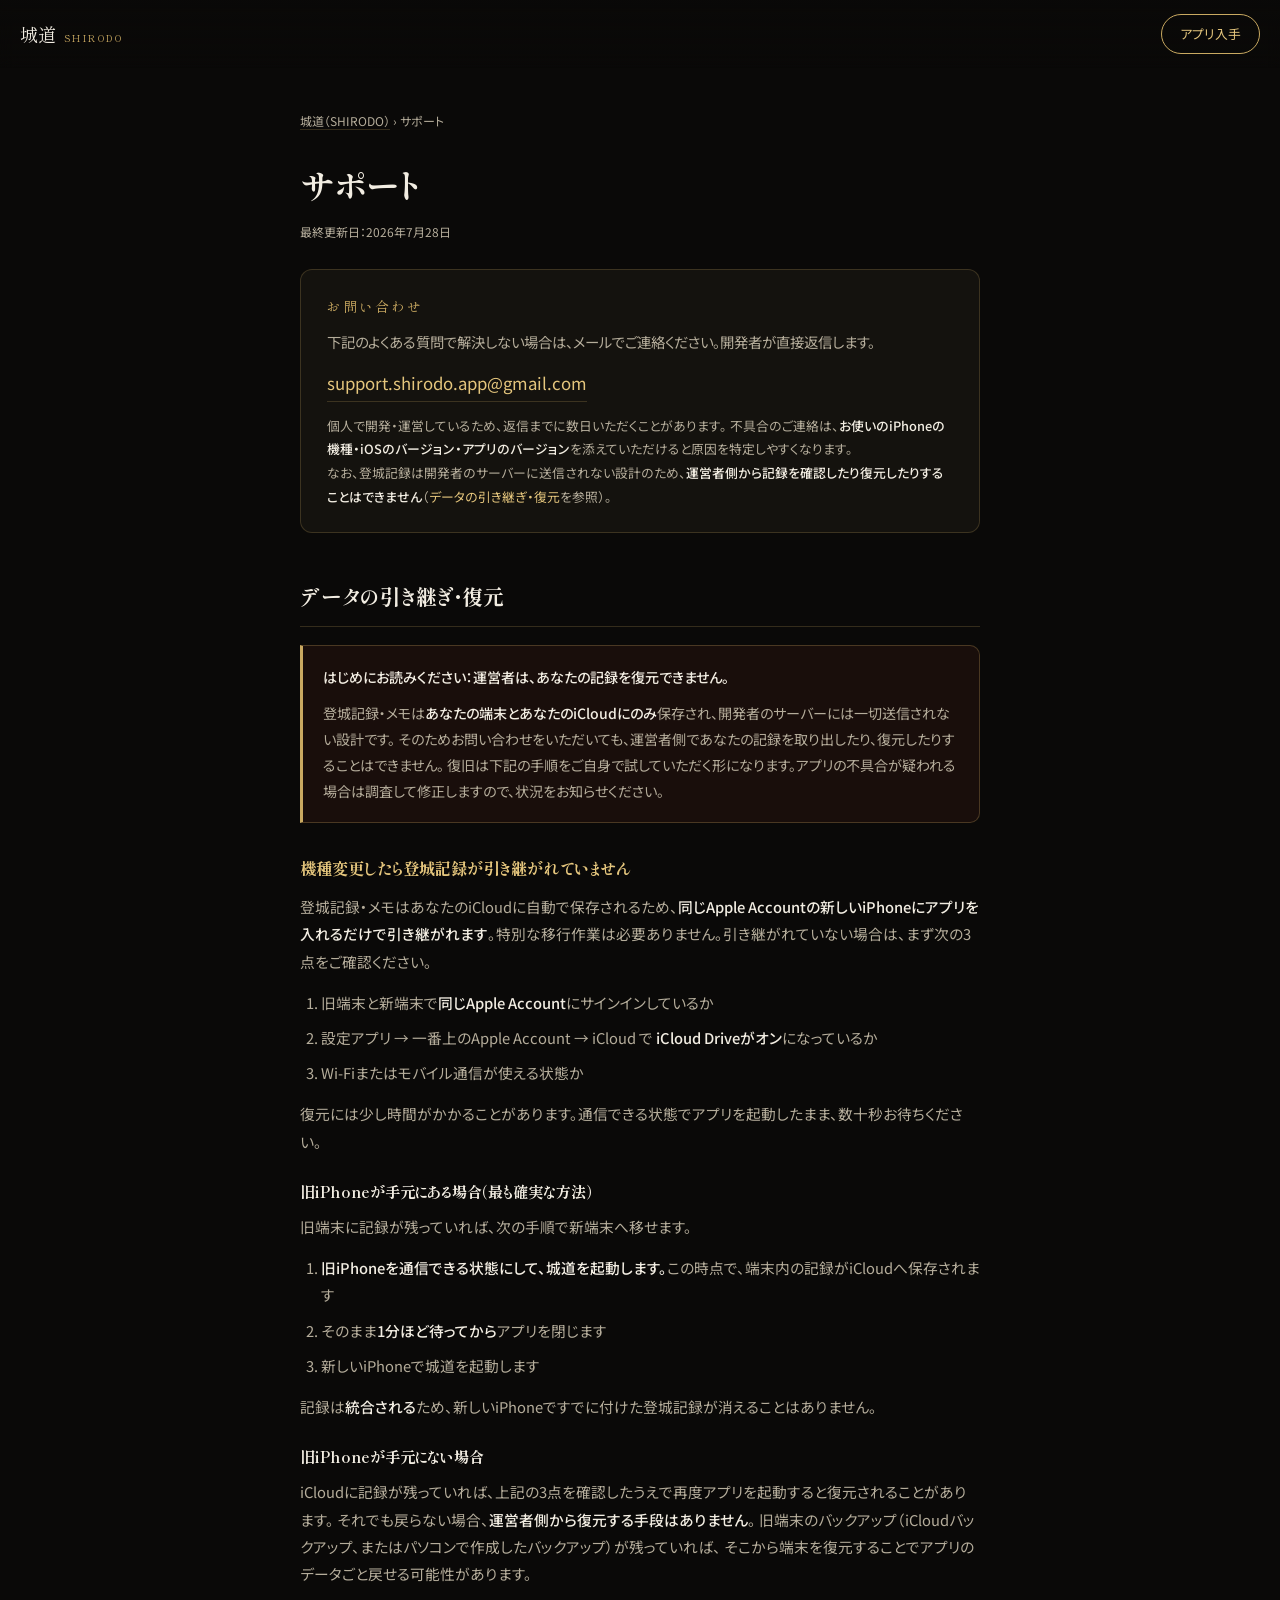
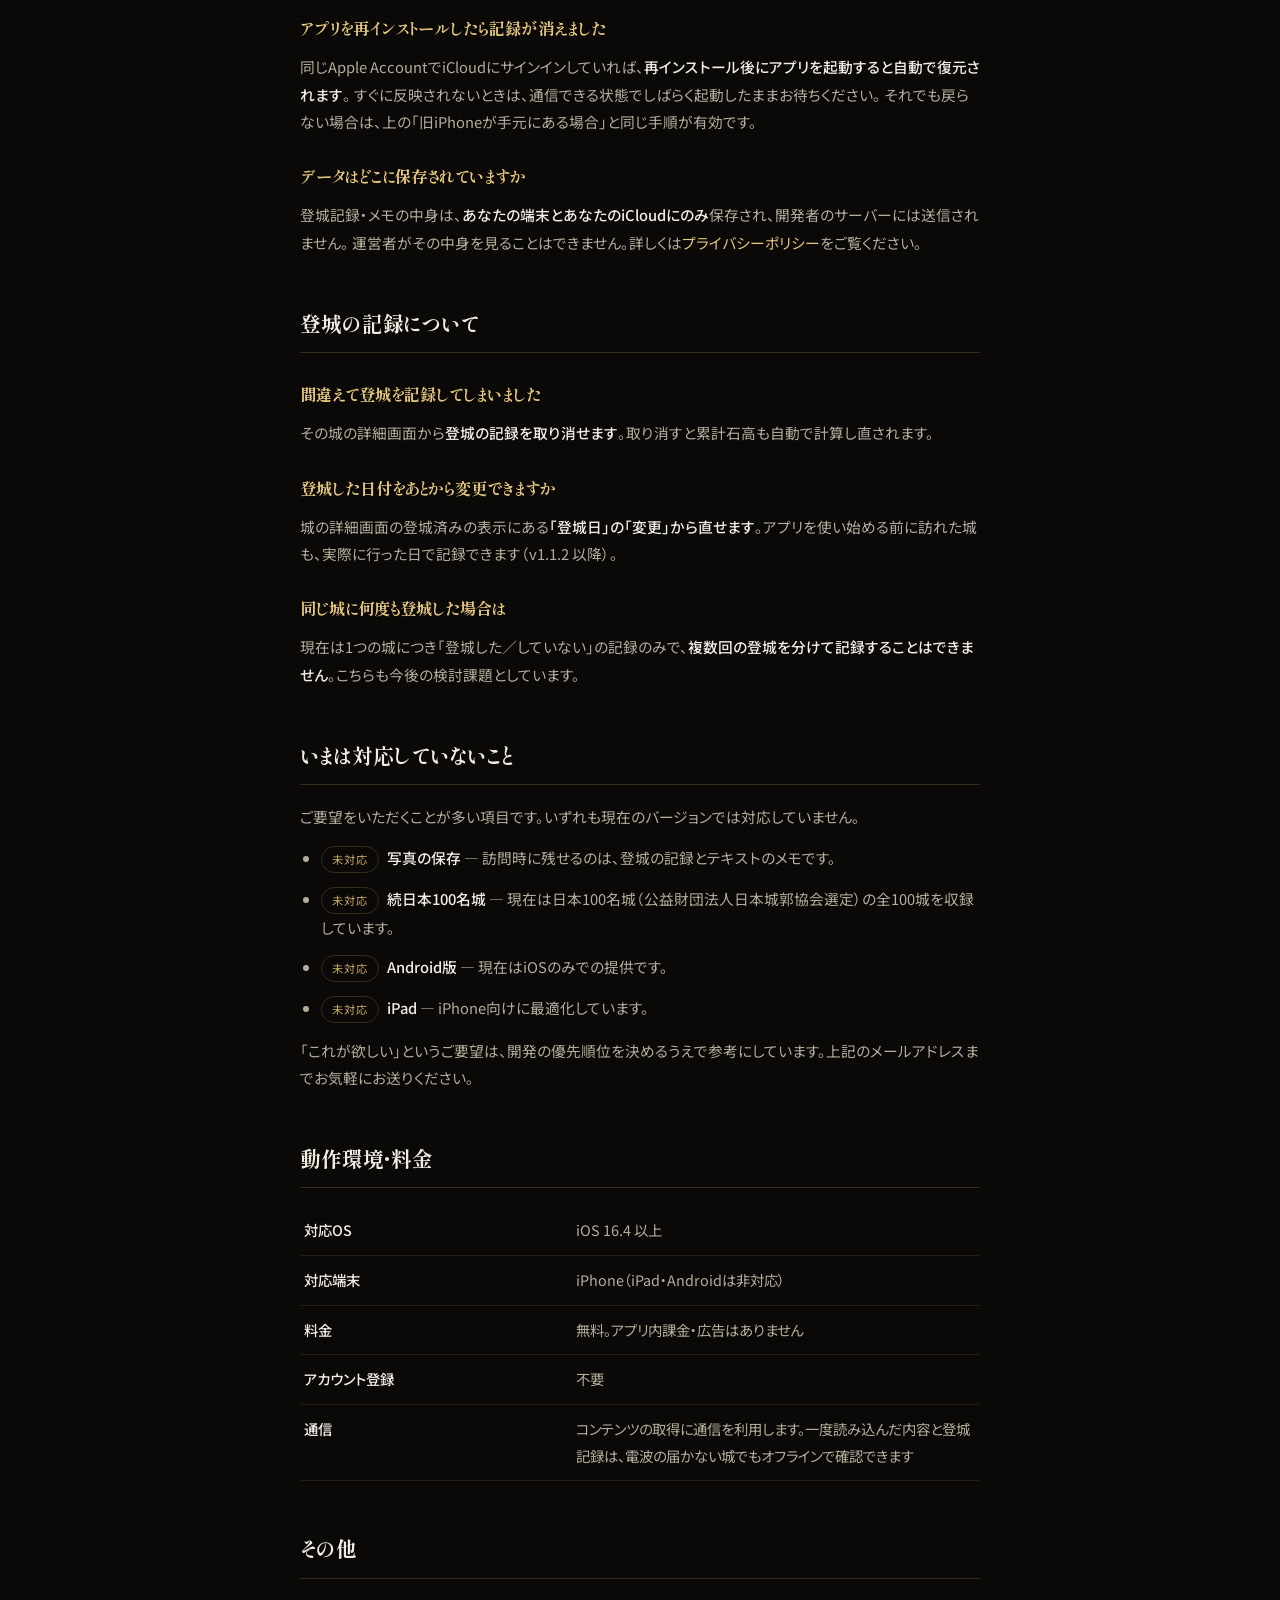
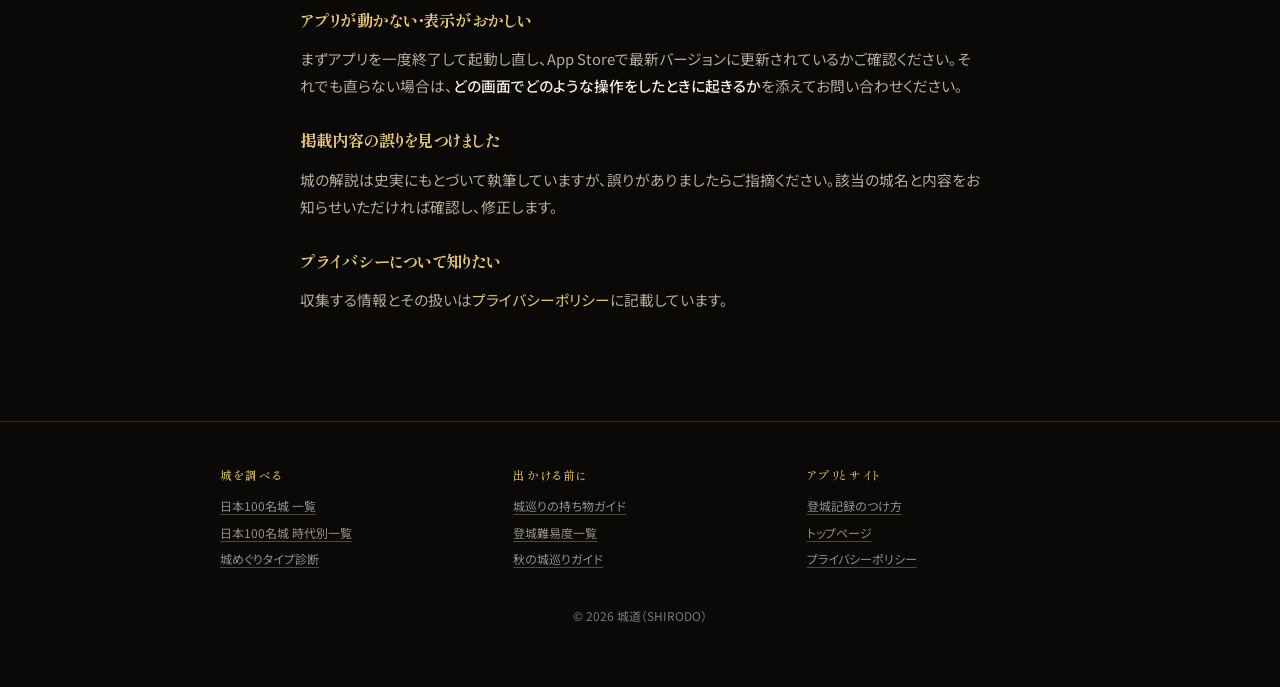
<file: support/index.html>
<!DOCTYPE html>
<html lang="ja">
<head>
<meta charset="UTF-8">
<meta name="viewport" content="width=device-width, initial-scale=1.0, viewport-fit=cover">
<title>サポート | 城道（SHIRODO）</title>
<meta name="description" content="登城記録アプリ 城道（SHIRODO）のサポートページ。機種変更でデータが引き継がれないときの対処、登城記録の取り消し方、動作環境、お問い合わせ先をまとめています。">
<meta name="robots" content="index, follow">
<link rel="canonical" href="https://shirodo.com/support/">
<meta property="og:title" content="サポート | 城道（SHIRODO）">
<meta property="og:description" content="機種変更でデータが引き継がれないときの対処、登城記録の取り消し方、お問い合わせ先。">
<meta property="og:image" content="https://shirodo.com/assets/matsumoto-castle.jpg">
<meta property="og:url" content="https://shirodo.com/support/">
<meta property="og:type" content="website">
<meta property="og:site_name" content="城道（SHIRODO）">
<meta property="og:locale" content="ja_JP">
<meta name="twitter:card" content="summary_large_image">
<meta name="twitter:title" content="サポート | 城道（SHIRODO）">
<meta name="twitter:description" content="城道（SHIRODO）のサポート・お問い合わせ。">
<meta name="twitter:image" content="https://shirodo.com/assets/matsumoto-castle.jpg">
<script type="application/ld+json">
{
 "@context": "https://schema.org",
 "@type": "WebPage",
 "name": "サポート｜城道（SHIRODO）",
 "url": "https://shirodo.com/support/",
 "inLanguage": "ja-JP",
 "dateModified": "2026-07-28",
 "author": {"@id": "https://shirodo.com/#author"},
 "publisher": {"@id": "https://shirodo.com/#author"}
}
</script>
<script type="application/ld+json">
{
 "@context": "https://schema.org",
 "@type": "BreadcrumbList",
 "itemListElement": [
  {"@type": "ListItem", "position": 1, "name": "城道（SHIRODO）", "item": "https://shirodo.com/"},
  {"@type": "ListItem", "position": 2, "name": "サポート", "item": "https://shirodo.com/support/"}
 ]
}
</script>
<script type="application/ld+json">
{
 "@context": "https://schema.org",
 "@type": "FAQPage",
 "inLanguage": "ja-JP",
 "mainEntity": [
  {
   "@type": "Question",
   "name": "機種変更したら登城記録が引き継がれていません",
   "acceptedAnswer": {"@type": "Answer", "text": "城道（SHIRODO）の登城記録・メモはiCloudに自動で保存され、同じApple Accountの新しいiPhoneにアプリを入れるだけで引き継がれます。引き継がれていない場合は、旧端末と新端末で同じApple Accountにサインインしているか、設定アプリのApple Account内でiCloud Driveがオンになっているか、通信できる状態かをご確認ください。旧iPhoneが手元にあれば、通信できる状態で城道を起動して1分ほど待つと端末内の記録がiCloudへ保存され、新しいiPhoneで起動すると統合されます。新しいiPhoneですでに付けた記録が消えることはありません。なお登城記録は開発者のサーバーには送信されないため、運営者側から記録を復元することはできません。"}
  },
  {
   "@type": "Question",
   "name": "アプリを再インストールしたら記録が消えました",
   "acceptedAnswer": {"@type": "Answer", "text": "同じApple AccountでiCloudにサインインしていれば、再インストール後にアプリを起動すると記録は自動で復元されます。すぐに反映されない場合は、通信できる状態でアプリを起動したまま少し待ってからご確認ください。記録はあなたの端末とあなたのiCloudにのみ保存され開発者のサーバーには送信されないため、運営者側から復元することはできません。旧端末が手元にある場合は、そちらで城道を起動して1分ほど待つと記録がiCloudへ保存されます。"}
  },
  {
   "@type": "Question",
   "name": "間違えて登城を記録してしまいました。取り消せますか？",
   "acceptedAnswer": {"@type": "Answer", "text": "取り消せます。その城の詳細画面から登城の記録を取り消すと、累計石高も自動で計算し直されます。"}
  },
  {
   "@type": "Question",
   "name": "登城した日付をあとから変更できますか？",
   "acceptedAnswer": {"@type": "Answer", "text": "変更できます。城の詳細画面の登城済みの表示にある「登城日」の「変更」から、日付を直せます。アプリを使い始める前に訪れた城も、実際に行った日で記録できます。v1.1.2 以降で対応しています。"}
  },
  {
   "@type": "Question",
   "name": "自分で撮った写真を記録に残せますか？",
   "acceptedAnswer": {"@type": "Answer", "text": "現在のバージョンでは写真の保存には対応していません。訪問時の記録として残せるのは、登城の記録とテキストのメモです。"}
  },
  {
   "@type": "Question",
   "name": "城道（SHIRODO）の動作環境を教えてください",
   "acceptedAnswer": {"@type": "Answer", "text": "iOS 16.4以上のiPhoneに対応しています。iPadとAndroidには現在対応していません。"}
  }
 ]
}
</script>
<!-- shared:head -->
<meta name="apple-itunes-app" content="app-id=6781983836">
<link rel="icon" href="/favicon.ico" sizes="32x32">
<link rel="icon" type="image/png" href="/favicon.png" sizes="192x192">
<link rel="apple-touch-icon" href="/apple-touch-icon.png">
<link rel="preconnect" href="https://fonts.googleapis.com">
<link rel="preconnect" href="https://fonts.gstatic.com" crossorigin>
<link rel="stylesheet" href="https://fonts.googleapis.com/css2?family=Noto+Serif+JP:wght@400;500;600;700&family=Noto+Sans+JP:wght@400;500;700&family=Shippori+Mincho:wght@500;600;700&display=swap">
<link rel="stylesheet" href="/assets/site.css?v=2f1d0cd4">
<!-- /shared:head -->

<style>
          
        
  main { max-width: 720px; margin: 0 auto; padding: 110px 20px 60px; }
    
  h1 { font-family: var(--f-serif); font-size: 1.75rem; line-height: 1.5; margin-bottom: 10px; }
  
  .contact-card {
    background: var(--sumi-2); border: 1px solid var(--line); border-radius: 12px;
    padding: 24px 26px; margin-bottom: 44px;
  }
  .contact-card .label {
    font-family: var(--f-serif); font-size: 0.85rem; color: var(--gold);
    letter-spacing: 0.2em; margin-bottom: 10px;
  }
  .contact-card p { font-size: 0.9rem; color: var(--washi-dim); margin-bottom: 12px; }
  .contact-mail {
    display: inline-block; font-size: 1.05rem; word-break: break-all;
    border-bottom: 1px solid var(--line); padding-bottom: 2px;
  }
  .contact-card .note { font-size: 0.8rem; margin: 12px 0 0; }

  section { margin-bottom: 48px; scroll-margin-top: 76px; }
  h2 {
    font-family: var(--f-serif); font-size: 1.3rem; margin-bottom: 18px;
    padding-bottom: 10px; border-bottom: 1px solid var(--line);
  }
  h3 { font-family: var(--f-serif); font-size: 1.02rem; color: var(--gold-bright); margin: 26px 0 10px; }
  h4 { font-family: var(--f-serif); font-size: 0.95rem; color: var(--washi); margin: 22px 0 8px; }

  .warn {
    background: rgba(163, 58, 42, 0.10);
    border: 1px solid rgba(201, 169, 97, 0.28);
    border-left: 3px solid var(--gold);
    border-radius: 0 10px 10px 0;
    padding: 18px 20px; margin-bottom: 30px;
  }
  .warn p { font-size: 0.88rem; margin-bottom: 10px; }
  .warn p:last-child { margin-bottom: 0; }
  .warn strong { color: var(--washi); }
  p { font-size: 0.92rem; color: var(--washi-dim); margin-bottom: 14px; }
  p:last-child { margin-bottom: 0; }
  p strong, li strong { color: var(--washi); font-weight: 500; }
  ol, ul { padding-left: 1.3rem; margin-bottom: 14px; }
  li { font-size: 0.92rem; color: var(--washi-dim); margin-bottom: 8px; }

  .env { border-collapse: collapse; width: 100%; font-size: 0.9rem; }
  .env th, .env td { text-align: left; padding: 11px 4px; border-bottom: 1px solid rgba(201,169,97,0.12); vertical-align: top; }
  .env th { color: var(--washi); font-weight: 500; width: 40%; }
  .env td { color: var(--washi-dim); }

  .notyet li { margin-bottom: 12px; }
  .notyet .tag {
    display: inline-block; font-size: 0.7rem; letter-spacing: 0.08em;
    border: 1px solid var(--line); border-radius: 999px;
    padding: 2px 10px; margin-right: 8px; color: var(--gold);
  }

      
  @media (min-width: 720px) {
    h1 { font-size: 2.1rem; }
  }
</style>
<!-- shared:scripts -->
<script defer src="/assets/analytics.js"></script>
<script defer src="/assets/appstore-qr.js"></script>
<!-- /shared:scripts -->
</head>
<body>

<!-- shared:nav -->
<nav class="nav">
  <a class="nav-brand" href="/">城道<small>SHIRODO</small></a>
  <a class="nav-cta" href="https://apps.apple.com/app/id6781983836">アプリ入手</a>
</nav>
<!-- /shared:nav -->

<main>
  <p class="breadcrumb"><a href="/">城道（SHIRODO）</a> › サポート</p>

  <h1>サポート</h1>
  <p class="meta">最終更新日：2026年7月28日</p>

  <div class="contact-card">
    <p class="label">お問い合わせ</p>
    <p>下記のよくある質問で解決しない場合は、メールでご連絡ください。開発者が直接返信します。</p>
    <a class="contact-mail" href="mailto:support.shirodo.app@gmail.com">support.shirodo.app@gmail.com</a>
    <p class="note">個人で開発・運営しているため、返信までに数日いただくことがあります。
    不具合のご連絡は、<strong>お使いのiPhoneの機種・iOSのバージョン・アプリのバージョン</strong>を添えていただけると原因を特定しやすくなります。<br>
    なお、登城記録は開発者のサーバーに送信されない設計のため、<strong>運営者側から記録を確認したり復元したりすることはできません</strong>（<a href="#data">データの引き継ぎ・復元</a>を参照）。</p>
  </div>

  <section id="data">
    <h2>データの引き継ぎ・復元</h2>

    <div class="warn">
      <p><strong>はじめにお読みください：運営者は、あなたの記録を復元できません。</strong></p>
      <p>登城記録・メモは<strong>あなたの端末とあなたのiCloudにのみ</strong>保存され、開発者のサーバーには一切送信されない設計です。
      そのためお問い合わせをいただいても、運営者側であなたの記録を取り出したり、復元したりすることはできません。
      復旧は下記の手順をご自身で試していただく形になります。アプリの不具合が疑われる場合は調査して修正しますので、状況をお知らせください。</p>
    </div>

    <h3>機種変更したら登城記録が引き継がれていません</h3>
    <p>登城記録・メモはあなたのiCloudに自動で保存されるため、<strong>同じApple Accountの新しいiPhoneにアプリを入れるだけで引き継がれます</strong>。特別な移行作業は必要ありません。引き継がれていない場合は、まず次の3点をご確認ください。</p>
    <ol>
      <li>旧端末と新端末で<strong>同じApple Account</strong>にサインインしているか</li>
      <li>設定アプリ → 一番上のApple Account → iCloud で <strong>iCloud Driveがオン</strong>になっているか</li>
      <li>Wi-Fiまたはモバイル通信が使える状態か</li>
    </ol>
    <p>復元には少し時間がかかることがあります。通信できる状態でアプリを起動したまま、数十秒お待ちください。</p>

    <h4>旧iPhoneが手元にある場合（最も確実な方法）</h4>
    <p>旧端末に記録が残っていれば、次の手順で新端末へ移せます。</p>
    <ol>
      <li><strong>旧iPhoneを通信できる状態にして、城道を起動します。</strong>この時点で、端末内の記録がiCloudへ保存されます</li>
      <li>そのまま<strong>1分ほど待ってから</strong>アプリを閉じます</li>
      <li>新しいiPhoneで城道を起動します</li>
    </ol>
    <p>記録は<strong>統合される</strong>ため、新しいiPhoneですでに付けた登城記録が消えることはありません。</p>

    <h4>旧iPhoneが手元にない場合</h4>
    <p>iCloudに記録が残っていれば、上記の3点を確認したうえで再度アプリを起動すると復元されることがあります。
    それでも戻らない場合、<strong>運営者側から復元する手段はありません</strong>。
    旧端末のバックアップ（iCloudバックアップ、またはパソコンで作成したバックアップ）が残っていれば、
    そこから端末を復元することでアプリのデータごと戻せる可能性があります。</p>

    <h3>アプリを再インストールしたら記録が消えました</h3>
    <p>同じApple AccountでiCloudにサインインしていれば、<strong>再インストール後にアプリを起動すると自動で復元されます</strong>。
    すぐに反映されないときは、通信できる状態でしばらく起動したままお待ちください。
    それでも戻らない場合は、上の「旧iPhoneが手元にある場合」と同じ手順が有効です。</p>

    <h3>データはどこに保存されていますか</h3>
    <p>登城記録・メモの中身は、<strong>あなたの端末とあなたのiCloudにのみ</strong>保存され、開発者のサーバーには送信されません。
    運営者がその中身を見ることはできません。詳しくは<a href="/privacy/">プライバシーポリシー</a>をご覧ください。</p>
  </section>

  <section id="records">
    <h2>登城の記録について</h2>

    <h3>間違えて登城を記録してしまいました</h3>
    <p>その城の詳細画面から<strong>登城の記録を取り消せます</strong>。取り消すと累計石高も自動で計算し直されます。</p>

    <h3>登城した日付をあとから変更できますか</h3>
    <p>城の詳細画面の登城済みの表示にある<strong>「登城日」の「変更」から直せます</strong>。アプリを使い始める前に訪れた城も、実際に行った日で記録できます（v1.1.2 以降）。</p>

    <h3>同じ城に何度も登城した場合は</h3>
    <p>現在は1つの城につき「登城した／していない」の記録のみで、<strong>複数回の登城を分けて記録することはできません</strong>。こちらも今後の検討課題としています。</p>
  </section>

  <section id="notyet">
    <h2>いまは対応していないこと</h2>
    <p>ご要望をいただくことが多い項目です。いずれも現在のバージョンでは対応していません。</p>
    <ul class="notyet">
      <li><span class="tag">未対応</span><strong>写真の保存</strong> — 訪問時に残せるのは、登城の記録とテキストのメモです。</li>
      <li><span class="tag">未対応</span><strong>続日本100名城</strong> — 現在は日本100名城（公益財団法人日本城郭協会選定）の全100城を収録しています。</li>
      <li><span class="tag">未対応</span><strong>Android版</strong> — 現在はiOSのみでの提供です。</li>
      <li><span class="tag">未対応</span><strong>iPad</strong> — iPhone向けに最適化しています。</li>
    </ul>
    <p>「これが欲しい」というご要望は、開発の優先順位を決めるうえで参考にしています。上記のメールアドレスまでお気軽にお送りください。</p>
  </section>

  <section id="env">
    <h2>動作環境・料金</h2>
    <table class="env">
      <tr><th>対応OS</th><td>iOS 16.4 以上</td></tr>
      <tr><th>対応端末</th><td>iPhone（iPad・Androidは非対応）</td></tr>
      <tr><th>料金</th><td>無料。アプリ内課金・広告はありません</td></tr>
      <tr><th>アカウント登録</th><td>不要</td></tr>
      <tr><th>通信</th><td>コンテンツの取得に通信を利用します。一度読み込んだ内容と登城記録は、電波の届かない城でもオフラインで確認できます</td></tr>
    </table>
  </section>

  <section id="other">
    <h2>その他</h2>

    <h3>アプリが動かない・表示がおかしい</h3>
    <p>まずアプリを一度終了して起動し直し、App Storeで最新バージョンに更新されているかご確認ください。それでも直らない場合は、<strong>どの画面でどのような操作をしたときに起きるか</strong>を添えてお問い合わせください。</p>

    <h3>掲載内容の誤りを見つけました</h3>
    <p>城の解説は史実にもとづいて執筆していますが、誤りがありましたらご指摘ください。該当の城名と内容をお知らせいただければ確認し、修正します。</p>

    <h3>プライバシーについて知りたい</h3>
    <p>収集する情報とその扱いは<a href="/privacy/">プライバシーポリシー</a>に記載しています。</p>
  </section>

</main>

<!-- shared:footer -->
<footer>
  <nav class="footer-links" aria-label="サイト内のページ">
    <div class="footer-col">
      <h2 class="footer-col-head">城を調べる</h2>
      <ul>
        <li><a href="/100meijo/">日本100名城 一覧</a></li>
        <li><a href="/100meijo/jidai/">日本100名城 時代別一覧</a></li>
        <li><a href="/shindan/">城めぐりタイプ診断</a></li>
      </ul>
    </div>
    <div class="footer-col">
      <h2 class="footer-col-head">出かける前に</h2>
      <ul>
        <li><a href="/guide/mochimono/">城巡りの持ち物ガイド</a></li>
        <li><a href="/guide/level/">登城難易度一覧</a></li>
        <li><a href="/guide/koyo/">秋の城巡りガイド</a></li>
      </ul>
    </div>
    <div class="footer-col footer-col-misc">
      <h2 class="footer-col-head">アプリとサイト</h2>
      <ul>
        <li><a href="/guide/kiroku/">登城記録のつけ方</a></li>
        <li><a href="/">トップページ</a></li>
        <li><a href="/privacy/">プライバシーポリシー</a></li>
      </ul>
    </div>
  </nav>
  <p class="footer-copy">© 2026 城道（SHIRODO）</p>
</footer>
<!-- /shared:footer -->

</body>
</html>
</file>
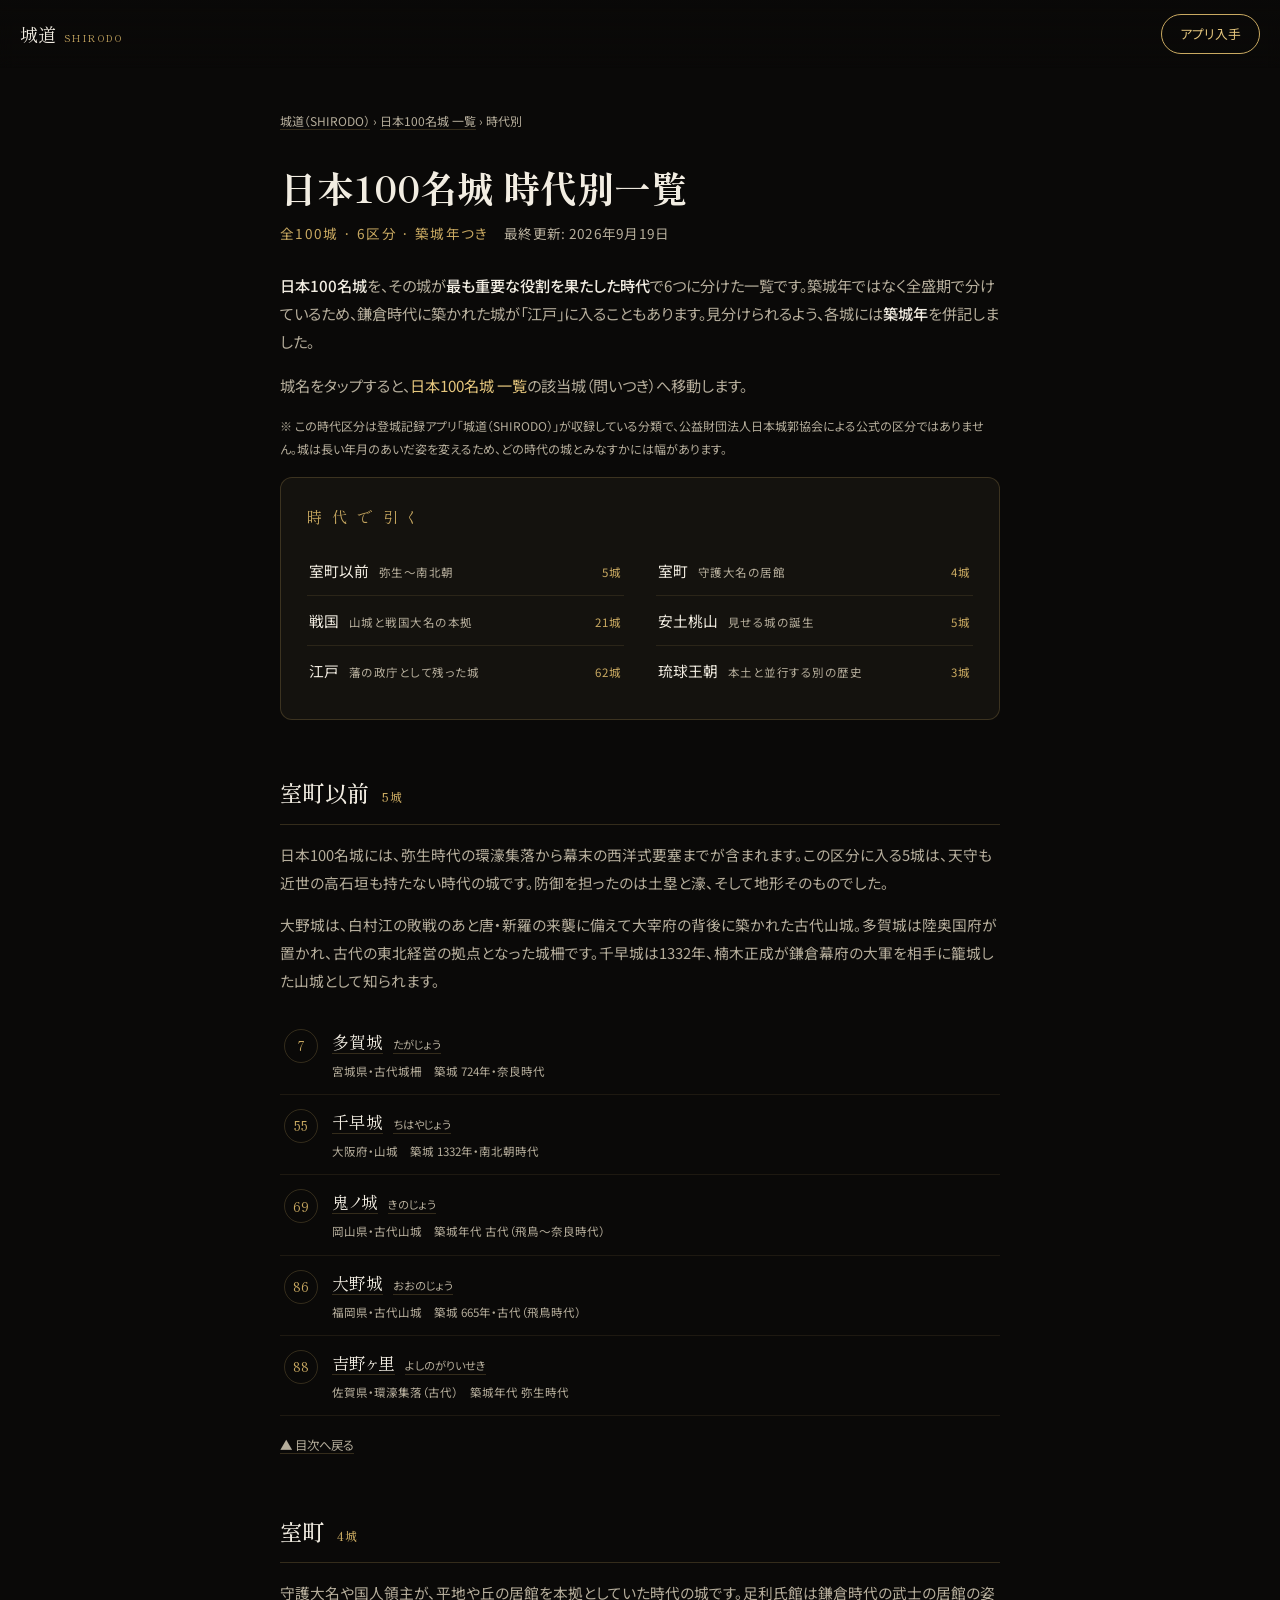
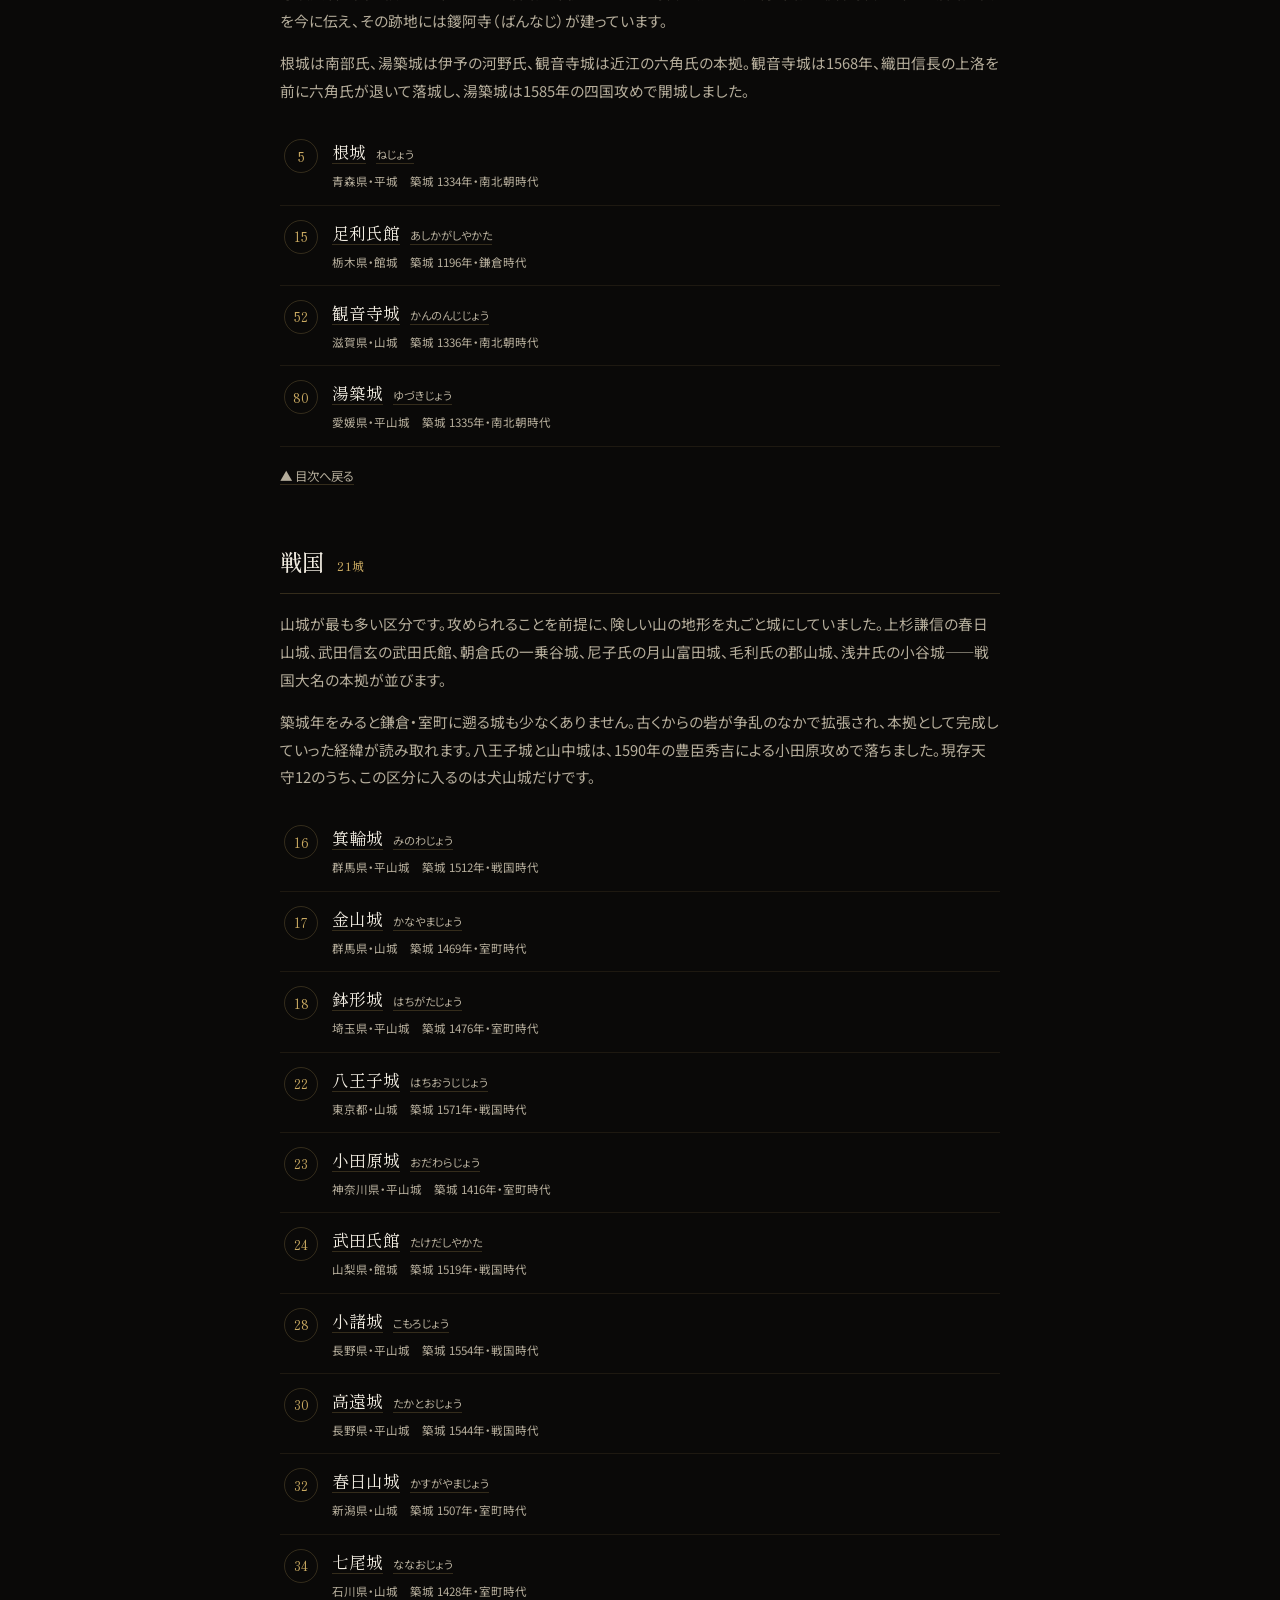
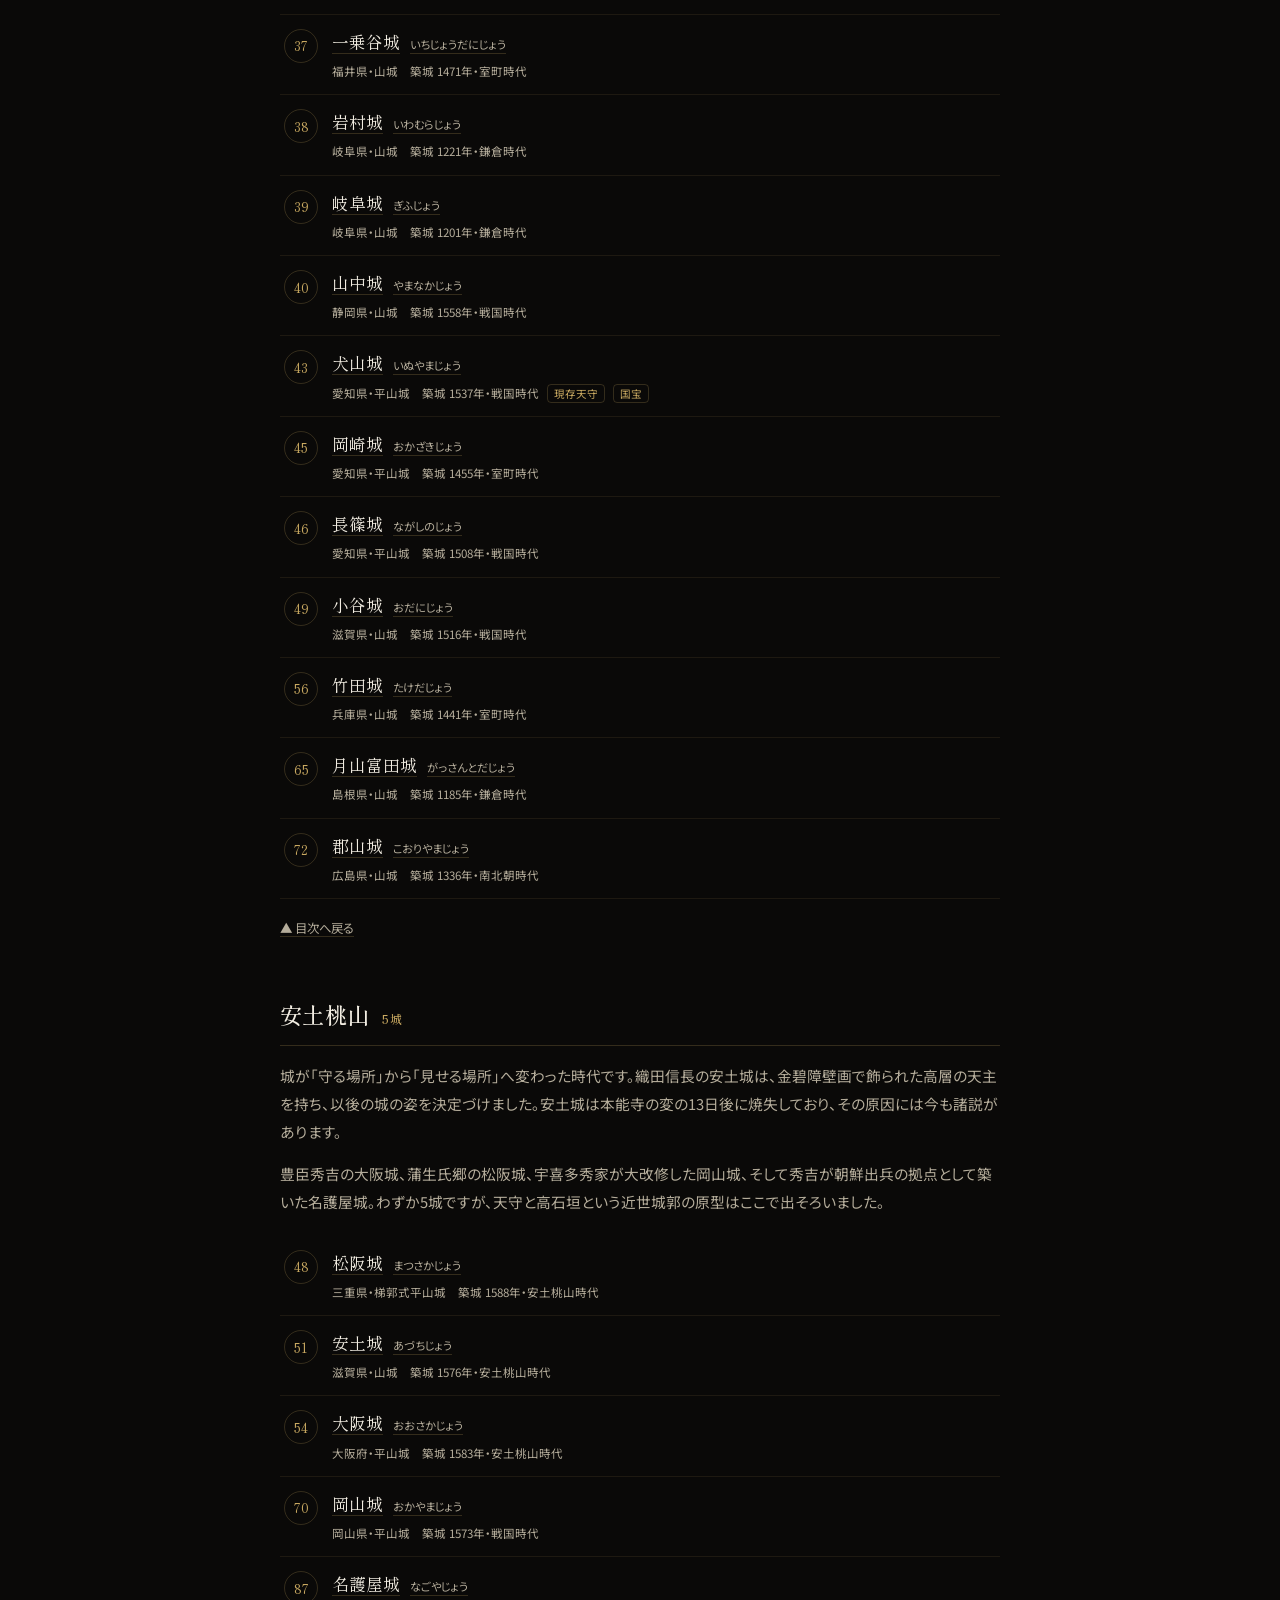
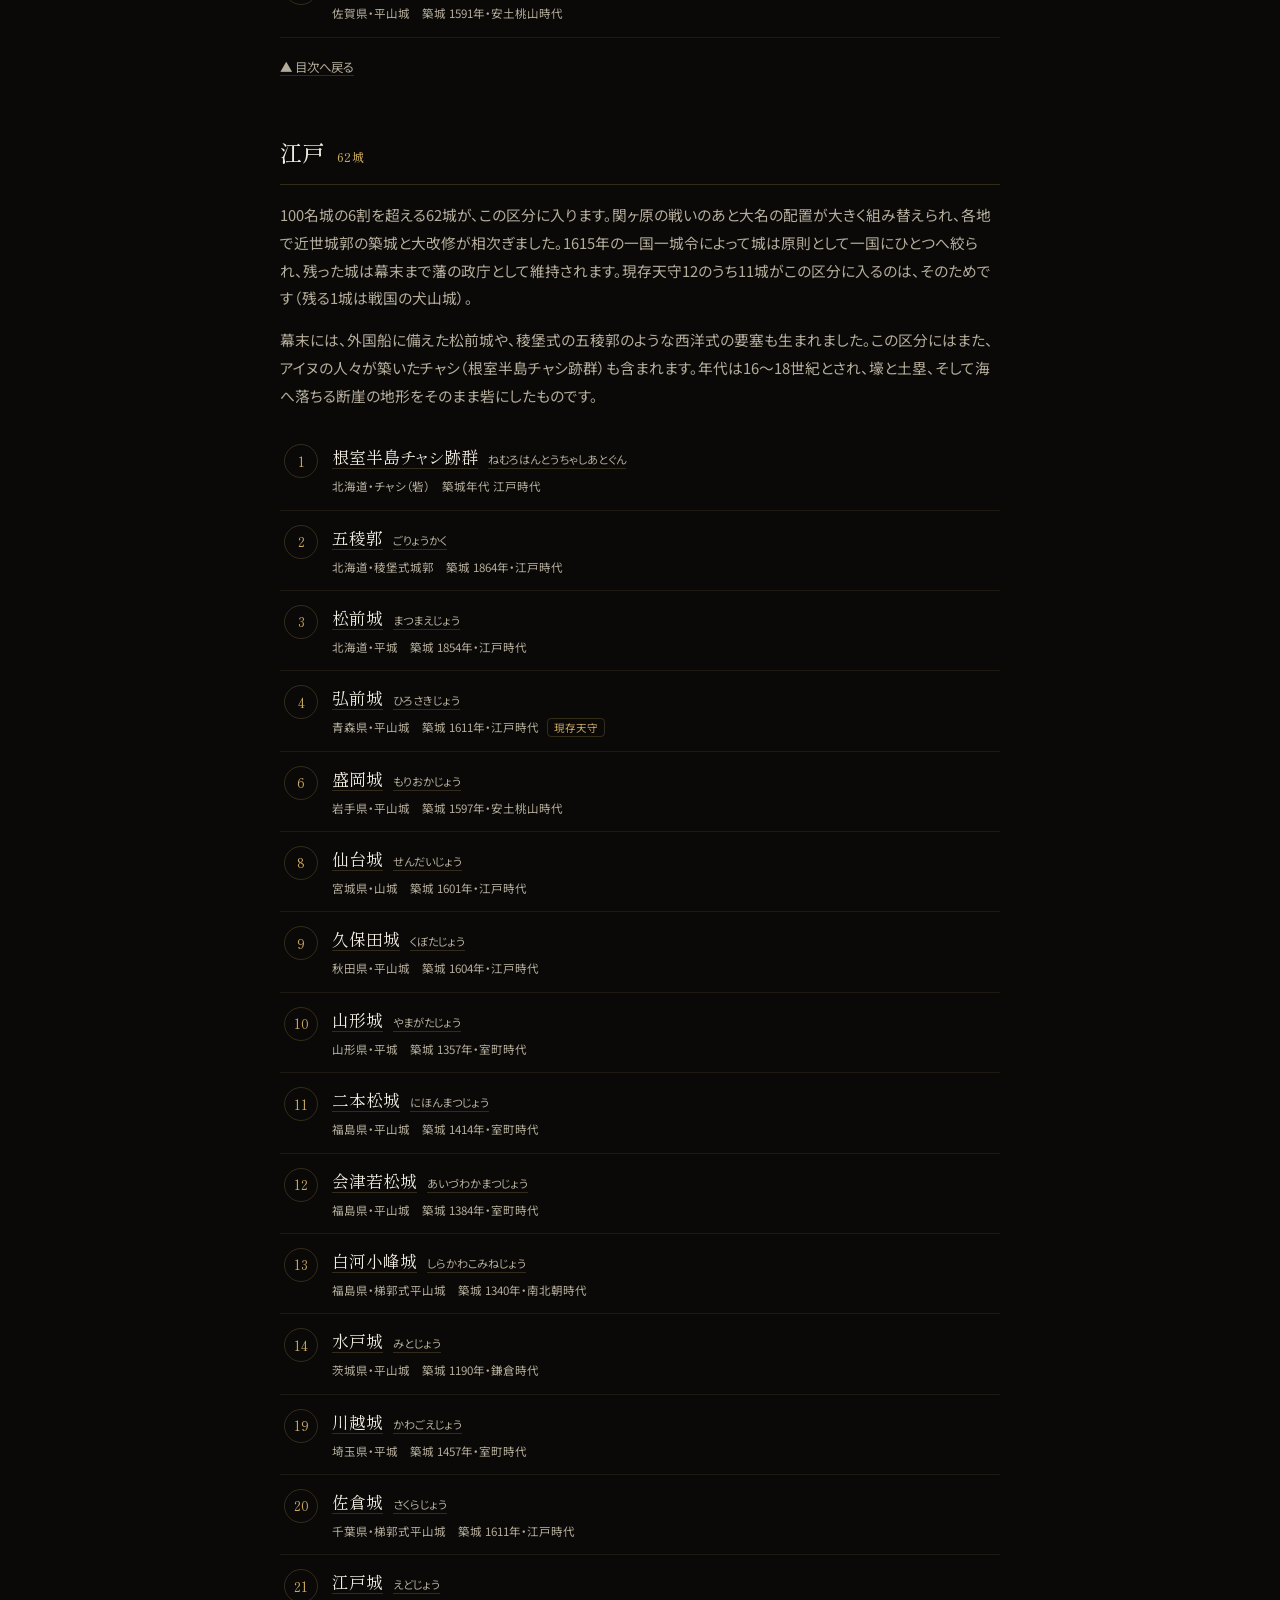
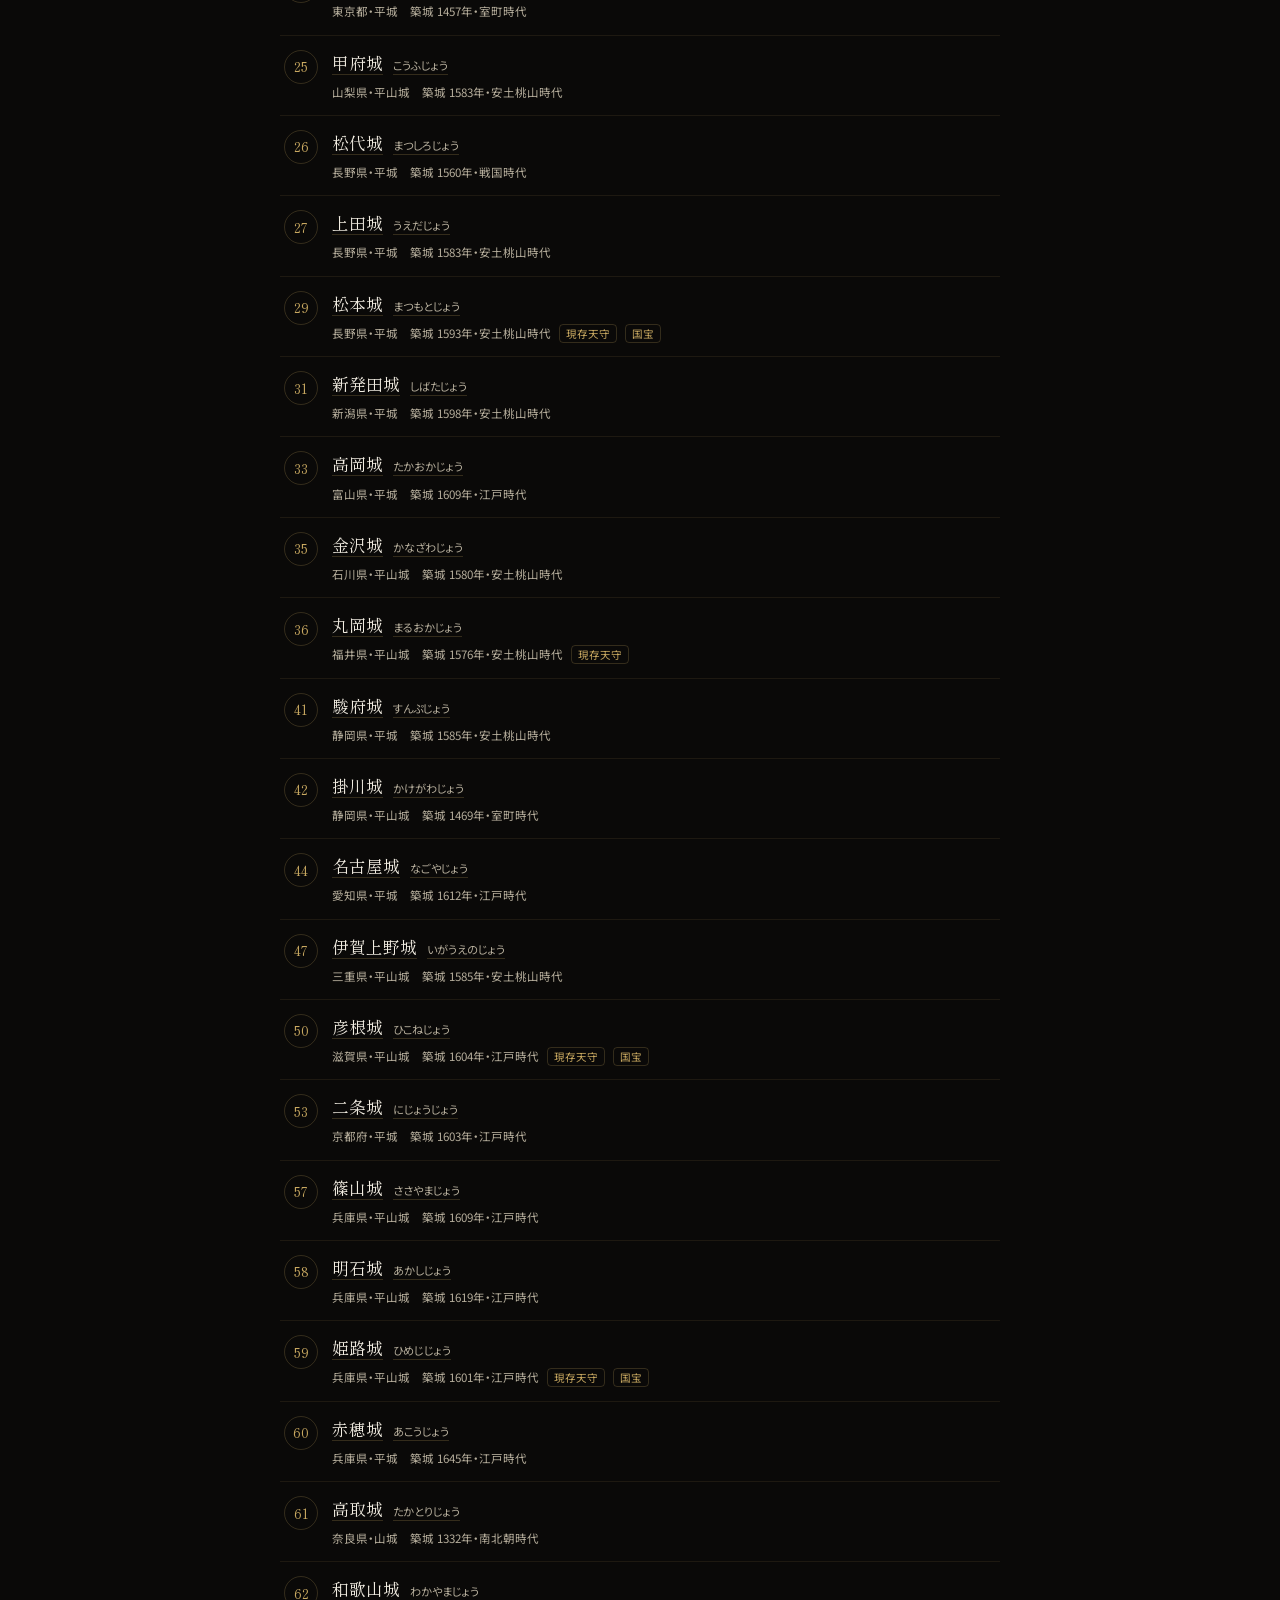
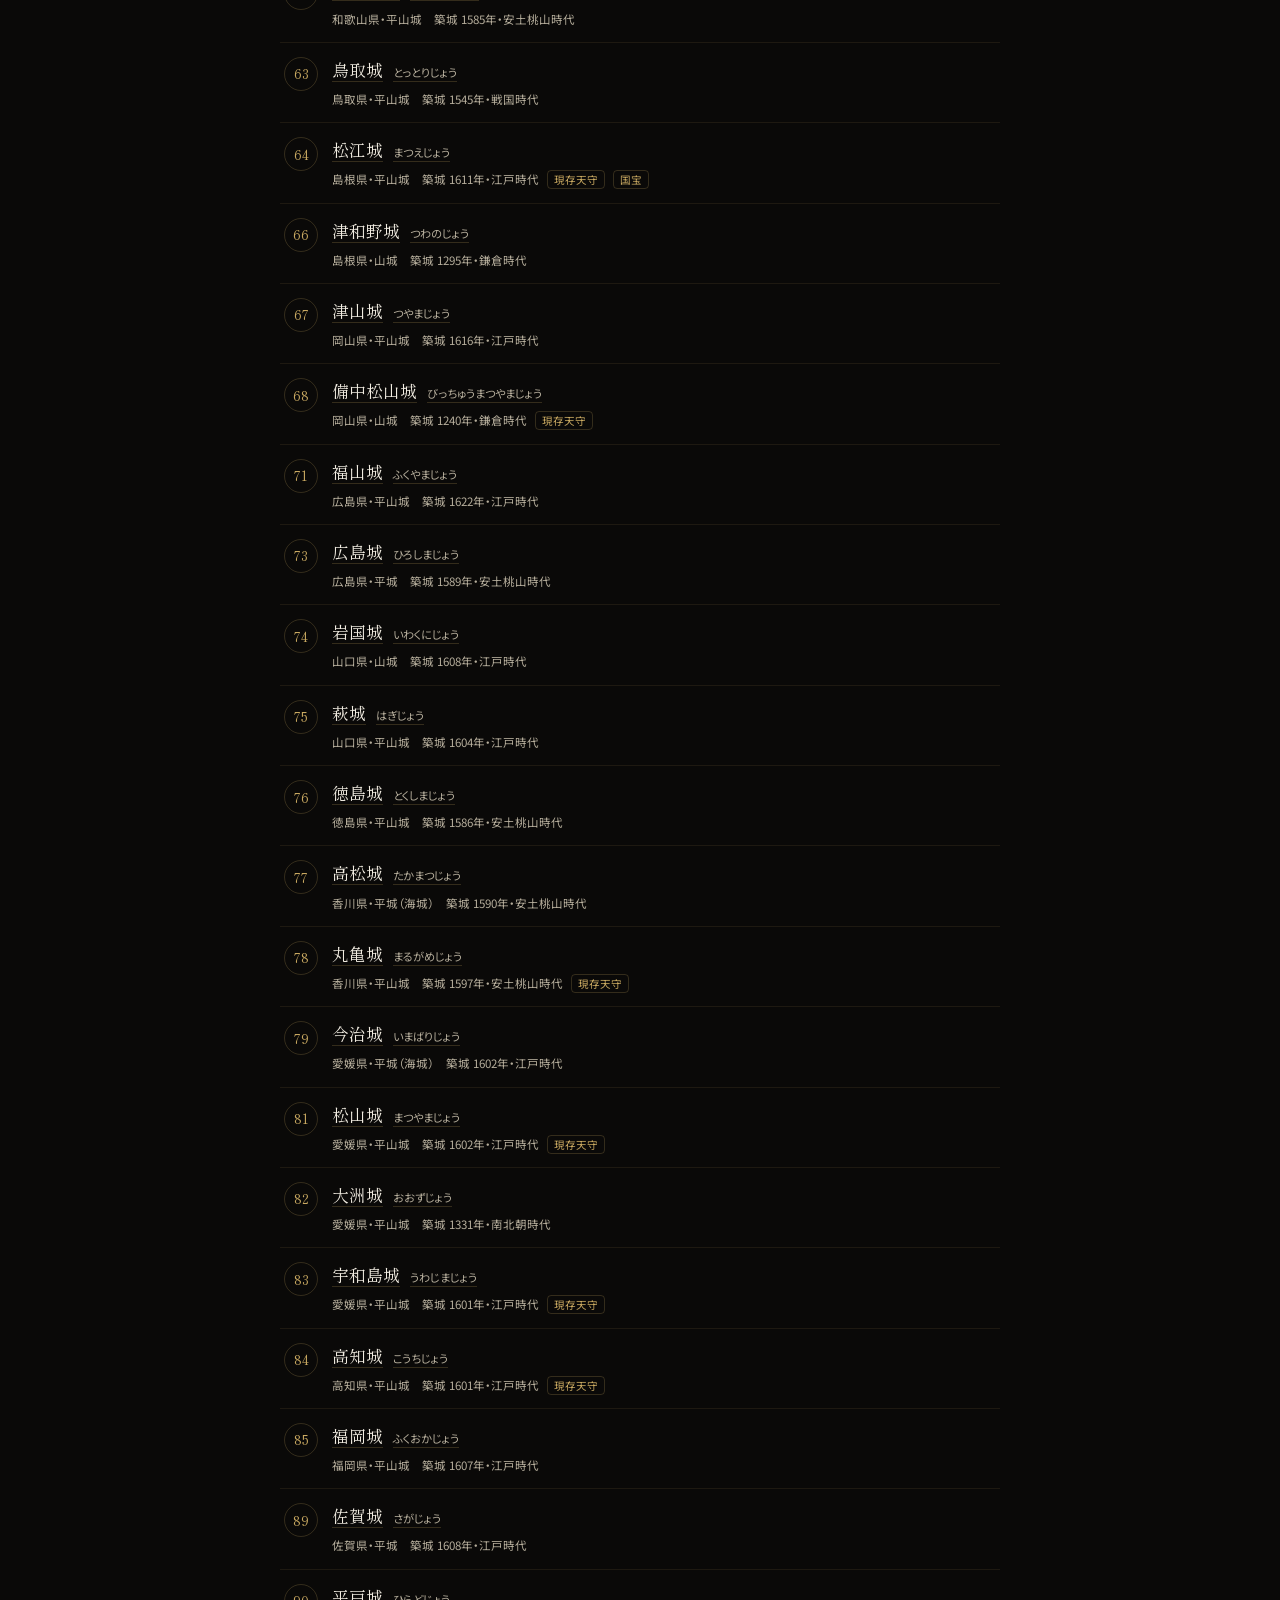
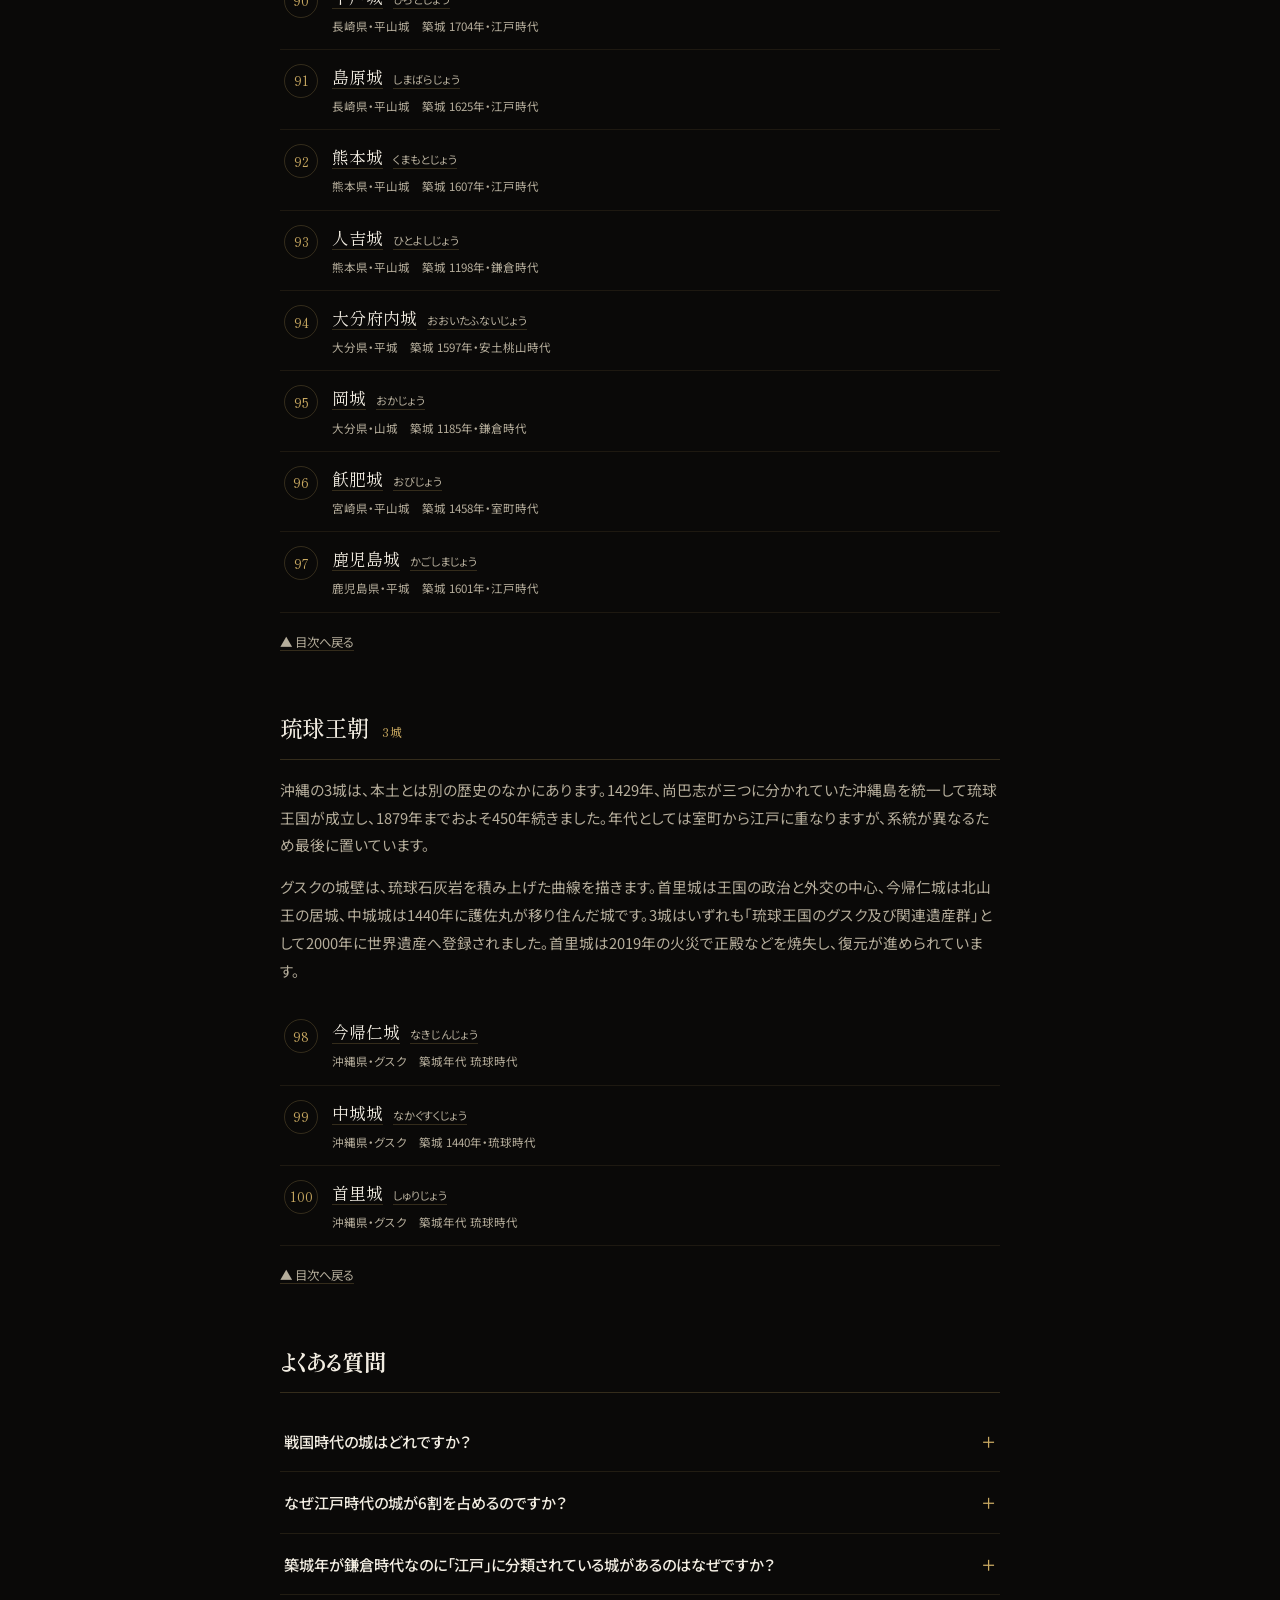
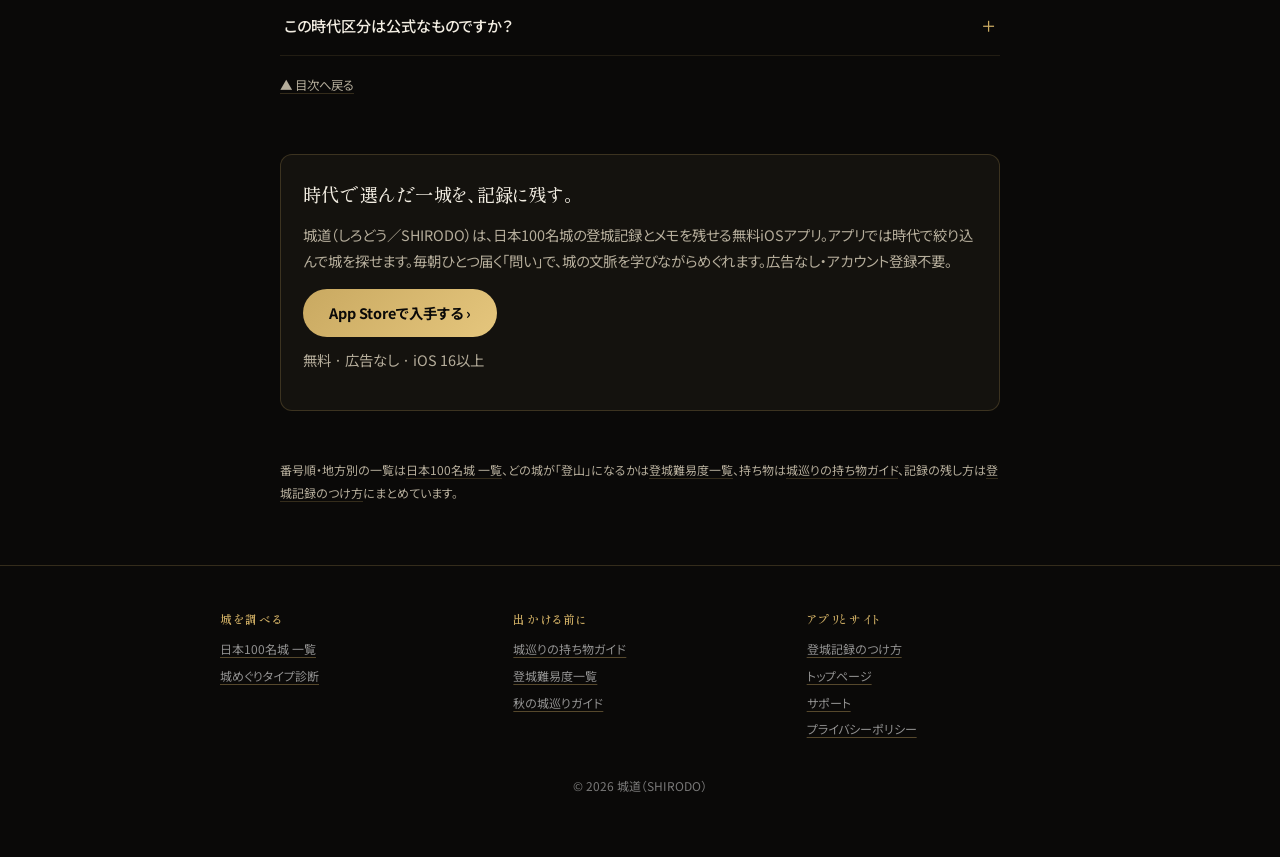
<file: 100meijo/jidai/index.html>
<!DOCTYPE html>
<!-- 自動生成ファイル: scripts/gen_jidai.py の出力。直接編集しないこと。編集はスクリプト側で行い、再生成する（確認: python3 scripts/gen_jidai.py --check） -->
<html lang="ja">
<head>
<meta charset="UTF-8">
<meta name="viewport" content="width=device-width, initial-scale=1.0, viewport-fit=cover">
<title>日本100名城 時代別一覧（戦国・江戸・室町以前）| 城道（SHIRODO）</title>
<meta name="description" content="日本100名城を時代別に分けた一覧。戦国21城・江戸62城など、その城が最も重要な役割を果たした時代で6区分。築城年も併記。登城記録アプリ城道（SHIRODO）。">
<meta name="robots" content="index, follow">
<link rel="canonical" href="https://shirodo.com/100meijo/jidai/">
<meta property="og:title" content="日本100名城 時代別一覧（戦国・江戸・室町以前）| 城道（SHIRODO）">
<meta property="og:description" content="日本100名城を、その城が最も重要な役割を果たした時代で6つに分けた一覧。戦国21城・江戸62城。築城年も併記。">
<meta property="og:image" content="https://shirodo.com/assets/matsumoto-castle.jpg">
<meta property="og:url" content="https://shirodo.com/100meijo/jidai/">
<meta property="og:type" content="website">
<meta property="og:site_name" content="城道（SHIRODO）">
<meta property="og:locale" content="ja_JP">
<meta name="twitter:card" content="summary_large_image">
<meta name="twitter:title" content="日本100名城 時代別一覧（戦国・江戸・室町以前）| 城道（SHIRODO）">
<meta name="twitter:description" content="日本100名城を時代別に分けた一覧。戦国21城・江戸62城。築城年も併記。">
<meta name="twitter:image" content="https://shirodo.com/assets/matsumoto-castle.jpg">
<script type="application/ld+json">
{
 "@context": "https://schema.org",
 "@type": "WebPage",
 "name": "日本100名城 時代別一覧",
 "url": "https://shirodo.com/100meijo/jidai/",
 "inLanguage": "ja-JP",
 "dateModified": "2026-09-19",
 "author": {
  "@id": "https://shirodo.com/#author"
 },
 "publisher": {
  "@id": "https://shirodo.com/#author"
 },
 "isPartOf": {
  "@id": "https://shirodo.com/100meijo/"
 }
}
</script>
<script type="application/ld+json">
{
 "@context": "https://schema.org",
 "@type": "BreadcrumbList",
 "itemListElement": [
  {
   "@type": "ListItem",
   "position": 1,
   "name": "城道（SHIRODO）",
   "item": "https://shirodo.com/"
  },
  {
   "@type": "ListItem",
   "position": 2,
   "name": "日本100名城 一覧",
   "item": "https://shirodo.com/100meijo/"
  },
  {
   "@type": "ListItem",
   "position": 3,
   "name": "時代別一覧",
   "item": "https://shirodo.com/100meijo/jidai/"
  }
 ]
}
</script>
<script type="application/ld+json">
{
 "@context": "https://schema.org",
 "@type": "FAQPage",
 "mainEntity": [
  {
   "@type": "Question",
   "name": "戦国時代の城はどれですか？",
   "acceptedAnswer": {
    "@type": "Answer",
    "text": "このページの分類では21城です。春日山城（上杉謙信）・武田氏館（武田信玄）・一乗谷城（朝倉氏）・月山富田城（尼子氏）・郡山城（毛利氏）・小谷城（浅井氏）など、戦国大名の本拠となった山城が中心になります。現存天守をもつ城では犬山城がこの区分に入ります。"
   }
  },
  {
   "@type": "Question",
   "name": "なぜ江戸時代の城が6割を占めるのですか？",
   "acceptedAnswer": {
    "@type": "Answer",
    "text": "関ヶ原の戦いのあとに大名の配置が組み替えられ、各地で近世城郭が築かれたこと、1615年の一国一城令で残された城が幕末まで藩の政庁として使われ続けたことが理由です。建物や石垣が現在まで残りやすかったのも、この時代の城です。現存天守12のうち11城がこの区分に入ります。"
   }
  },
  {
   "@type": "Question",
   "name": "築城年が鎌倉時代なのに「江戸」に分類されている城があるのはなぜですか？",
   "acceptedAnswer": {
    "@type": "Answer",
    "text": "このページは築城年ではなく、その城が最も重要な役割を果たした時代（全盛期）で分類しているためです。たとえば備中松山城は鎌倉時代に始まりますが、現在みられる天守や石垣は江戸時代のものです。区別できるよう、各城には築城年を併記しています。"
   }
  },
  {
   "@type": "Question",
   "name": "この時代区分は公式なものですか？",
   "acceptedAnswer": {
    "@type": "Answer",
    "text": "いいえ。登城記録アプリ「城道（SHIRODO）」が収録している分類で、公益財団法人日本城郭協会による公式の区分ではありません。城は長い年月のあいだ姿を変えるため、どの時代の城とみなすかには幅があります。公式な一覧は、番号順・地方別にまとめた日本100名城 一覧のページをご覧ください。"
   }
  }
 ]
}
</script>
<!-- shared:head -->
<meta name="apple-itunes-app" content="app-id=6781983836">
<link rel="icon" href="/favicon.ico" sizes="32x32">
<link rel="icon" type="image/png" href="/favicon.png" sizes="192x192">
<link rel="apple-touch-icon" href="/apple-touch-icon.png">
<link rel="preconnect" href="https://fonts.googleapis.com">
<link rel="preconnect" href="https://fonts.gstatic.com" crossorigin>
<link rel="stylesheet" href="https://fonts.googleapis.com/css2?family=Noto+Serif+JP:wght@400;500;600;700&family=Noto+Sans+JP:wght@400;500;700&family=Shippori+Mincho:wght@500;600;700&display=swap">
<link rel="stylesheet" href="/assets/site.css?v=2f1d0cd4">
<!-- /shared:head -->

<style>
  .serif { font-family: var(--f-serif); font-weight: 500; letter-spacing: 0.02em; }

  main { max-width: 760px; margin: 0 auto; padding: 110px 20px 60px; }

  h1 { font-family: var(--f-serif); font-size: 1.9rem; line-height: 1.5; margin-bottom: 6px; }
  .h1-sub { font-size: 0.85rem; color: var(--gold); letter-spacing: 0.1em; margin-bottom: 24px; }
  .updated { color: var(--washi-dim); letter-spacing: 0.02em; }
  .lead { color: var(--washi-dim); font-size: 0.95rem; margin-bottom: 16px; }

  .toc {
    background: var(--sumi-2); border: 1px solid var(--line); border-radius: 12px;
    padding: 24px 26px; margin-bottom: 52px;
    scroll-margin-top: 76px;
  }
  .toc-title {
    font-family: var(--f-serif); font-size: 0.95rem; color: var(--gold);
    letter-spacing: 0.2em; margin-bottom: 16px;
  }
  .toc a {
    display: flex; align-items: baseline; justify-content: space-between;
    padding: 11px 2px; font-size: 0.92rem; color: var(--washi);
  }
  .toc a:hover .toc-label { color: var(--gold-bright); }
  .toc-label em {
    font-style: normal; font-size: 0.72rem; color: var(--washi-dim);
    margin-left: 10px; letter-spacing: 0.04em;
  }
  .toc-count { font-size: 0.72rem; color: var(--gold); letter-spacing: 0.1em; margin-left: 12px; white-space: nowrap; }
  @media (min-width: 720px) {
    .toc ol { display: grid; grid-template-columns: 1fr 1fr; column-gap: 32px; }
    .toc li:nth-last-child(2) { border-bottom: none; }
  }

  .era, .faq { scroll-margin-top: 76px; }
  .era { margin-bottom: 52px; }
  .era h2 {
    font-size: 1.4rem; padding-bottom: 10px; margin-bottom: 16px;
    border-bottom: 1px solid var(--line);
  }
  .rcount { font-size: 0.75rem; color: var(--gold); margin-left: 12px; letter-spacing: 0.1em; }
  .era-body { font-size: 0.92rem; color: var(--washi-dim); line-height: 1.9; margin-bottom: 14px; }

  .castle-list { list-style: none; margin-top: 20px; }
  .castle {
    display: flex; gap: 14px; padding: 12px 4px;
    border-bottom: 1px solid rgba(201, 169, 97, 0.1);
  }
  .no {
    flex: 0 0 34px; height: 34px; display: flex; align-items: center; justify-content: center;
    font-family: var(--f-serif); font-size: 0.85rem; color: var(--gold);
    border: 1px solid var(--line); border-radius: 50%;
    margin-top: 2px;
  }
  .castle-body { flex: 1; }
  .cname {
    font-family: var(--f-serif); font-size: 1.05rem; display: block; color: var(--washi);
    text-decoration: underline; text-underline-offset: 4px; text-decoration-color: var(--line);
  }
  .cname:hover { color: var(--gold-bright); }
  .cname small { font-size: 0.7rem; color: var(--washi-dim); margin-left: 10px; font-family: var(--f-sans); text-decoration: none; }
  .cmeta { font-size: 0.72rem; color: var(--washi-dim); display: block; margin-top: 3px; }
  .mark {
    font-size: 0.66rem; color: var(--gold); border: 1px solid var(--line);
    border-radius: 4px; padding: 1px 6px; margin-left: 8px; white-space: nowrap;
  }

  .faq { margin-bottom: 56px; }
  .faq h2 { font-family: var(--f-serif); font-size: 1.4rem; margin-bottom: 18px; padding-bottom: 10px; border-bottom: 1px solid var(--line); }
  .faq-item { border-bottom: 1px solid rgba(201,169,97,0.12); }
  .faq-item summary {
    cursor: pointer; padding: 16px 4px; font-size: 0.95rem; font-weight: 500;
    list-style: none; position: relative; padding-right: 28px;
  }
  .faq-item summary::after {
    content: "＋"; position: absolute; right: 4px; top: 16px; color: var(--gold);
  }
  .faq-body { padding: 0 4px 18px; font-size: 0.88rem; color: var(--washi-dim); }

  .app-callout h2 { font-family: var(--f-serif); font-size: 1.15rem; margin-bottom: 10px; }
  .cta-primary {
    display: inline-block; padding: 11px 26px; border-radius: 999px;
    background: linear-gradient(135deg, var(--gold), var(--gold-bright));
    color: var(--sumi); font-weight: 700; font-size: 0.9rem;
  }
  .cta-note { font-size: 0.72rem; color: var(--washi-dim); margin-top: 10px; }
  .src-note { font-size: 0.75rem; color: var(--washi-dim); line-height: 1.9; }

  @media (min-width: 720px) {
    h1 { font-size: 2.3rem; }
  }
</style>
</head>
<body>

<!-- shared:nav -->
<nav class="nav">
  <a class="nav-brand" href="/">城道<small>SHIRODO</small></a>
  <a class="nav-cta" href="https://apps.apple.com/app/id6781983836">アプリ入手</a>
</nav>
<!-- /shared:nav -->

<main>
  <p class="breadcrumb"><a href="/">城道（SHIRODO）</a> › <a href="/100meijo/">日本100名城 一覧</a> › 時代別</p>

  <h1>日本100名城 時代別一覧</h1>
  <p class="h1-sub">全100城 · 6区分 · 築城年つき　<span class="updated">最終更新: 2026年9月19日</span></p>

  <p class="lead"><strong>日本100名城</strong>を、その城が<strong>最も重要な役割を果たした時代</strong>で6つに分けた一覧です。築城年ではなく全盛期で分けているため、鎌倉時代に築かれた城が「江戸」に入ることもあります。見分けられるよう、各城には<strong>築城年</strong>を併記しました。</p>
  <p class="lead">城名をタップすると、<a href="/100meijo/">日本100名城 一覧</a>の該当城（問いつき）へ移動します。</p>
  <p class="lead src-note">※ この時代区分は登城記録アプリ「城道（SHIRODO）」が収録している分類で、公益財団法人日本城郭協会による公式の区分ではありません。城は長い年月のあいだ姿を変えるため、どの時代の城とみなすかには幅があります。</p>

  <nav class="toc" id="toc" aria-label="目次">
    <p class="toc-title">時 代 で 引 く</p>
    <ol>
      <li><a href="#muromachi-izen"><span class="toc-label">室町以前<em>弥生〜南北朝</em></span><span class="toc-count">5城</span></a></li>
      <li><a href="#muromachi"><span class="toc-label">室町<em>守護大名の居館</em></span><span class="toc-count">4城</span></a></li>
      <li><a href="#sengoku"><span class="toc-label">戦国<em>山城と戦国大名の本拠</em></span><span class="toc-count">21城</span></a></li>
      <li><a href="#azuchi-momoyama"><span class="toc-label">安土桃山<em>見せる城の誕生</em></span><span class="toc-count">5城</span></a></li>
      <li><a href="#edo"><span class="toc-label">江戸<em>藩の政庁として残った城</em></span><span class="toc-count">62城</span></a></li>
      <li><a href="#ryukyu"><span class="toc-label">琉球王朝<em>本土と並行する別の歴史</em></span><span class="toc-count">3城</span></a></li>
    </ol>
  </nav>

  <section class="era" id="muromachi-izen">
    <h2 class="serif">室町以前<span class="rcount">5城</span></h2>
    <p class="era-body">日本100名城には、弥生時代の環濠集落から幕末の西洋式要塞までが含まれます。この区分に入る5城は、天守も近世の高石垣も持たない時代の城です。防御を担ったのは土塁と濠、そして地形そのものでした。</p>
    <p class="era-body">大野城は、白村江の敗戦のあと唐・新羅の来襲に備えて大宰府の背後に築かれた古代山城。多賀城は陸奥国府が置かれ、古代の東北経営の拠点となった城柵です。千早城は1332年、楠木正成が鎌倉幕府の大軍を相手に籠城した山城として知られます。</p>
    <ol class="castle-list">
      <li class="castle">
        <span class="no">7</span>
        <div class="castle-body">
          <a class="cname" href="/100meijo/#c7">多賀城<small>たがじょう</small></a>
          <span class="cmeta">宮城県・古代城柵　築城 724年・奈良時代</span>
        </div>
      </li>
      <li class="castle">
        <span class="no">55</span>
        <div class="castle-body">
          <a class="cname" href="/100meijo/#c55">千早城<small>ちはやじょう</small></a>
          <span class="cmeta">大阪府・山城　築城 1332年・南北朝時代</span>
        </div>
      </li>
      <li class="castle">
        <span class="no">69</span>
        <div class="castle-body">
          <a class="cname" href="/100meijo/#c69">鬼ノ城<small>きのじょう</small></a>
          <span class="cmeta">岡山県・古代山城　築城年代 古代（飛鳥〜奈良時代）</span>
        </div>
      </li>
      <li class="castle">
        <span class="no">86</span>
        <div class="castle-body">
          <a class="cname" href="/100meijo/#c86">大野城<small>おおのじょう</small></a>
          <span class="cmeta">福岡県・古代山城　築城 665年・古代（飛鳥時代）</span>
        </div>
      </li>
      <li class="castle">
        <span class="no">88</span>
        <div class="castle-body">
          <a class="cname" href="/100meijo/#c88">吉野ヶ里<small>よしのがりいせき</small></a>
          <span class="cmeta">佐賀県・環濠集落（古代）　築城年代 弥生時代</span>
        </div>
      </li>
    </ol>
    <a class="back-to-toc" href="#toc">▲ 目次へ戻る</a>
  </section>

  <section class="era" id="muromachi">
    <h2 class="serif">室町<span class="rcount">4城</span></h2>
    <p class="era-body">守護大名や国人領主が、平地や丘の居館を本拠としていた時代の城です。足利氏館は鎌倉時代の武士の居館の姿を今に伝え、その跡地には鑁阿寺（ばんなじ）が建っています。</p>
    <p class="era-body">根城は南部氏、湯築城は伊予の河野氏、観音寺城は近江の六角氏の本拠。観音寺城は1568年、織田信長の上洛を前に六角氏が退いて落城し、湯築城は1585年の四国攻めで開城しました。</p>
    <ol class="castle-list">
      <li class="castle">
        <span class="no">5</span>
        <div class="castle-body">
          <a class="cname" href="/100meijo/#c5">根城<small>ねじょう</small></a>
          <span class="cmeta">青森県・平城　築城 1334年・南北朝時代</span>
        </div>
      </li>
      <li class="castle">
        <span class="no">15</span>
        <div class="castle-body">
          <a class="cname" href="/100meijo/#c15">足利氏館<small>あしかがしやかた</small></a>
          <span class="cmeta">栃木県・館城　築城 1196年・鎌倉時代</span>
        </div>
      </li>
      <li class="castle">
        <span class="no">52</span>
        <div class="castle-body">
          <a class="cname" href="/100meijo/#c52">観音寺城<small>かんのんじじょう</small></a>
          <span class="cmeta">滋賀県・山城　築城 1336年・南北朝時代</span>
        </div>
      </li>
      <li class="castle">
        <span class="no">80</span>
        <div class="castle-body">
          <a class="cname" href="/100meijo/#c80">湯築城<small>ゆづきじょう</small></a>
          <span class="cmeta">愛媛県・平山城　築城 1335年・南北朝時代</span>
        </div>
      </li>
    </ol>
    <a class="back-to-toc" href="#toc">▲ 目次へ戻る</a>
  </section>

  <section class="era" id="sengoku">
    <h2 class="serif">戦国<span class="rcount">21城</span></h2>
    <p class="era-body">山城が最も多い区分です。攻められることを前提に、険しい山の地形を丸ごと城にしていました。上杉謙信の春日山城、武田信玄の武田氏館、朝倉氏の一乗谷城、尼子氏の月山富田城、毛利氏の郡山城、浅井氏の小谷城——戦国大名の本拠が並びます。</p>
    <p class="era-body">築城年をみると鎌倉・室町に遡る城も少なくありません。古くからの砦が争乱のなかで拡張され、本拠として完成していった経緯が読み取れます。八王子城と山中城は、1590年の豊臣秀吉による小田原攻めで落ちました。現存天守12のうち、この区分に入るのは犬山城だけです。</p>
    <ol class="castle-list">
      <li class="castle">
        <span class="no">16</span>
        <div class="castle-body">
          <a class="cname" href="/100meijo/#c16">箕輪城<small>みのわじょう</small></a>
          <span class="cmeta">群馬県・平山城　築城 1512年・戦国時代</span>
        </div>
      </li>
      <li class="castle">
        <span class="no">17</span>
        <div class="castle-body">
          <a class="cname" href="/100meijo/#c17">金山城<small>かなやまじょう</small></a>
          <span class="cmeta">群馬県・山城　築城 1469年・室町時代</span>
        </div>
      </li>
      <li class="castle">
        <span class="no">18</span>
        <div class="castle-body">
          <a class="cname" href="/100meijo/#c18">鉢形城<small>はちがたじょう</small></a>
          <span class="cmeta">埼玉県・平山城　築城 1476年・室町時代</span>
        </div>
      </li>
      <li class="castle">
        <span class="no">22</span>
        <div class="castle-body">
          <a class="cname" href="/100meijo/#c22">八王子城<small>はちおうじじょう</small></a>
          <span class="cmeta">東京都・山城　築城 1571年・戦国時代</span>
        </div>
      </li>
      <li class="castle">
        <span class="no">23</span>
        <div class="castle-body">
          <a class="cname" href="/100meijo/#c23">小田原城<small>おだわらじょう</small></a>
          <span class="cmeta">神奈川県・平山城　築城 1416年・室町時代</span>
        </div>
      </li>
      <li class="castle">
        <span class="no">24</span>
        <div class="castle-body">
          <a class="cname" href="/100meijo/#c24">武田氏館<small>たけだしやかた</small></a>
          <span class="cmeta">山梨県・館城　築城 1519年・戦国時代</span>
        </div>
      </li>
      <li class="castle">
        <span class="no">28</span>
        <div class="castle-body">
          <a class="cname" href="/100meijo/#c28">小諸城<small>こもろじょう</small></a>
          <span class="cmeta">長野県・平山城　築城 1554年・戦国時代</span>
        </div>
      </li>
      <li class="castle">
        <span class="no">30</span>
        <div class="castle-body">
          <a class="cname" href="/100meijo/#c30">高遠城<small>たかとおじょう</small></a>
          <span class="cmeta">長野県・平山城　築城 1544年・戦国時代</span>
        </div>
      </li>
      <li class="castle">
        <span class="no">32</span>
        <div class="castle-body">
          <a class="cname" href="/100meijo/#c32">春日山城<small>かすがやまじょう</small></a>
          <span class="cmeta">新潟県・山城　築城 1507年・室町時代</span>
        </div>
      </li>
      <li class="castle">
        <span class="no">34</span>
        <div class="castle-body">
          <a class="cname" href="/100meijo/#c34">七尾城<small>ななおじょう</small></a>
          <span class="cmeta">石川県・山城　築城 1428年・室町時代</span>
        </div>
      </li>
      <li class="castle">
        <span class="no">37</span>
        <div class="castle-body">
          <a class="cname" href="/100meijo/#c37">一乗谷城<small>いちじょうだにじょう</small></a>
          <span class="cmeta">福井県・山城　築城 1471年・室町時代</span>
        </div>
      </li>
      <li class="castle">
        <span class="no">38</span>
        <div class="castle-body">
          <a class="cname" href="/100meijo/#c38">岩村城<small>いわむらじょう</small></a>
          <span class="cmeta">岐阜県・山城　築城 1221年・鎌倉時代</span>
        </div>
      </li>
      <li class="castle">
        <span class="no">39</span>
        <div class="castle-body">
          <a class="cname" href="/100meijo/#c39">岐阜城<small>ぎふじょう</small></a>
          <span class="cmeta">岐阜県・山城　築城 1201年・鎌倉時代</span>
        </div>
      </li>
      <li class="castle">
        <span class="no">40</span>
        <div class="castle-body">
          <a class="cname" href="/100meijo/#c40">山中城<small>やまなかじょう</small></a>
          <span class="cmeta">静岡県・山城　築城 1558年・戦国時代</span>
        </div>
      </li>
      <li class="castle">
        <span class="no">43</span>
        <div class="castle-body">
          <a class="cname" href="/100meijo/#c43">犬山城<small>いぬやまじょう</small></a>
          <span class="cmeta">愛知県・平山城　築城 1537年・戦国時代<span class="mark">現存天守</span><span class="mark">国宝</span></span>
        </div>
      </li>
      <li class="castle">
        <span class="no">45</span>
        <div class="castle-body">
          <a class="cname" href="/100meijo/#c45">岡崎城<small>おかざきじょう</small></a>
          <span class="cmeta">愛知県・平山城　築城 1455年・室町時代</span>
        </div>
      </li>
      <li class="castle">
        <span class="no">46</span>
        <div class="castle-body">
          <a class="cname" href="/100meijo/#c46">長篠城<small>ながしのじょう</small></a>
          <span class="cmeta">愛知県・平山城　築城 1508年・戦国時代</span>
        </div>
      </li>
      <li class="castle">
        <span class="no">49</span>
        <div class="castle-body">
          <a class="cname" href="/100meijo/#c49">小谷城<small>おだにじょう</small></a>
          <span class="cmeta">滋賀県・山城　築城 1516年・戦国時代</span>
        </div>
      </li>
      <li class="castle">
        <span class="no">56</span>
        <div class="castle-body">
          <a class="cname" href="/100meijo/#c56">竹田城<small>たけだじょう</small></a>
          <span class="cmeta">兵庫県・山城　築城 1441年・室町時代</span>
        </div>
      </li>
      <li class="castle">
        <span class="no">65</span>
        <div class="castle-body">
          <a class="cname" href="/100meijo/#c65">月山富田城<small>がっさんとだじょう</small></a>
          <span class="cmeta">島根県・山城　築城 1185年・鎌倉時代</span>
        </div>
      </li>
      <li class="castle">
        <span class="no">72</span>
        <div class="castle-body">
          <a class="cname" href="/100meijo/#c72">郡山城<small>こおりやまじょう</small></a>
          <span class="cmeta">広島県・山城　築城 1336年・南北朝時代</span>
        </div>
      </li>
    </ol>
    <a class="back-to-toc" href="#toc">▲ 目次へ戻る</a>
  </section>

  <section class="era" id="azuchi-momoyama">
    <h2 class="serif">安土桃山<span class="rcount">5城</span></h2>
    <p class="era-body">城が「守る場所」から「見せる場所」へ変わった時代です。織田信長の安土城は、金碧障壁画で飾られた高層の天主を持ち、以後の城の姿を決定づけました。安土城は本能寺の変の13日後に焼失しており、その原因には今も諸説があります。</p>
    <p class="era-body">豊臣秀吉の大阪城、蒲生氏郷の松阪城、宇喜多秀家が大改修した岡山城、そして秀吉が朝鮮出兵の拠点として築いた名護屋城。わずか5城ですが、天守と高石垣という近世城郭の原型はここで出そろいました。</p>
    <ol class="castle-list">
      <li class="castle">
        <span class="no">48</span>
        <div class="castle-body">
          <a class="cname" href="/100meijo/#c48">松阪城<small>まつさかじょう</small></a>
          <span class="cmeta">三重県・梯郭式平山城　築城 1588年・安土桃山時代</span>
        </div>
      </li>
      <li class="castle">
        <span class="no">51</span>
        <div class="castle-body">
          <a class="cname" href="/100meijo/#c51">安土城<small>あづちじょう</small></a>
          <span class="cmeta">滋賀県・山城　築城 1576年・安土桃山時代</span>
        </div>
      </li>
      <li class="castle">
        <span class="no">54</span>
        <div class="castle-body">
          <a class="cname" href="/100meijo/#c54">大阪城<small>おおさかじょう</small></a>
          <span class="cmeta">大阪府・平山城　築城 1583年・安土桃山時代</span>
        </div>
      </li>
      <li class="castle">
        <span class="no">70</span>
        <div class="castle-body">
          <a class="cname" href="/100meijo/#c70">岡山城<small>おかやまじょう</small></a>
          <span class="cmeta">岡山県・平山城　築城 1573年・戦国時代</span>
        </div>
      </li>
      <li class="castle">
        <span class="no">87</span>
        <div class="castle-body">
          <a class="cname" href="/100meijo/#c87">名護屋城<small>なごやじょう</small></a>
          <span class="cmeta">佐賀県・平山城　築城 1591年・安土桃山時代</span>
        </div>
      </li>
    </ol>
    <a class="back-to-toc" href="#toc">▲ 目次へ戻る</a>
  </section>

  <section class="era" id="edo">
    <h2 class="serif">江戸<span class="rcount">62城</span></h2>
    <p class="era-body">100名城の6割を超える62城が、この区分に入ります。関ヶ原の戦いのあと大名の配置が大きく組み替えられ、各地で近世城郭の築城と大改修が相次ぎました。1615年の一国一城令によって城は原則として一国にひとつへ絞られ、残った城は幕末まで藩の政庁として維持されます。現存天守12のうち11城がこの区分に入るのは、そのためです（残る1城は戦国の犬山城）。</p>
    <p class="era-body">幕末には、外国船に備えた松前城や、稜堡式の五稜郭のような西洋式の要塞も生まれました。この区分にはまた、アイヌの人々が築いたチャシ（根室半島チャシ跡群）も含まれます。年代は16〜18世紀とされ、壕と土塁、そして海へ落ちる断崖の地形をそのまま砦にしたものです。</p>
    <ol class="castle-list">
      <li class="castle">
        <span class="no">1</span>
        <div class="castle-body">
          <a class="cname" href="/100meijo/#c1">根室半島チャシ跡群<small>ねむろはんとうちゃしあとぐん</small></a>
          <span class="cmeta">北海道・チャシ（砦）　築城年代 江戸時代</span>
        </div>
      </li>
      <li class="castle">
        <span class="no">2</span>
        <div class="castle-body">
          <a class="cname" href="/100meijo/#c2">五稜郭<small>ごりょうかく</small></a>
          <span class="cmeta">北海道・稜堡式城郭　築城 1864年・江戸時代</span>
        </div>
      </li>
      <li class="castle">
        <span class="no">3</span>
        <div class="castle-body">
          <a class="cname" href="/100meijo/#c3">松前城<small>まつまえじょう</small></a>
          <span class="cmeta">北海道・平城　築城 1854年・江戸時代</span>
        </div>
      </li>
      <li class="castle">
        <span class="no">4</span>
        <div class="castle-body">
          <a class="cname" href="/100meijo/#c4">弘前城<small>ひろさきじょう</small></a>
          <span class="cmeta">青森県・平山城　築城 1611年・江戸時代<span class="mark">現存天守</span></span>
        </div>
      </li>
      <li class="castle">
        <span class="no">6</span>
        <div class="castle-body">
          <a class="cname" href="/100meijo/#c6">盛岡城<small>もりおかじょう</small></a>
          <span class="cmeta">岩手県・平山城　築城 1597年・安土桃山時代</span>
        </div>
      </li>
      <li class="castle">
        <span class="no">8</span>
        <div class="castle-body">
          <a class="cname" href="/100meijo/#c8">仙台城<small>せんだいじょう</small></a>
          <span class="cmeta">宮城県・山城　築城 1601年・江戸時代</span>
        </div>
      </li>
      <li class="castle">
        <span class="no">9</span>
        <div class="castle-body">
          <a class="cname" href="/100meijo/#c9">久保田城<small>くぼたじょう</small></a>
          <span class="cmeta">秋田県・平山城　築城 1604年・江戸時代</span>
        </div>
      </li>
      <li class="castle">
        <span class="no">10</span>
        <div class="castle-body">
          <a class="cname" href="/100meijo/#c10">山形城<small>やまがたじょう</small></a>
          <span class="cmeta">山形県・平城　築城 1357年・室町時代</span>
        </div>
      </li>
      <li class="castle">
        <span class="no">11</span>
        <div class="castle-body">
          <a class="cname" href="/100meijo/#c11">二本松城<small>にほんまつじょう</small></a>
          <span class="cmeta">福島県・平山城　築城 1414年・室町時代</span>
        </div>
      </li>
      <li class="castle">
        <span class="no">12</span>
        <div class="castle-body">
          <a class="cname" href="/100meijo/#c12">会津若松城<small>あいづわかまつじょう</small></a>
          <span class="cmeta">福島県・平山城　築城 1384年・室町時代</span>
        </div>
      </li>
      <li class="castle">
        <span class="no">13</span>
        <div class="castle-body">
          <a class="cname" href="/100meijo/#c13">白河小峰城<small>しらかわこみねじょう</small></a>
          <span class="cmeta">福島県・梯郭式平山城　築城 1340年・南北朝時代</span>
        </div>
      </li>
      <li class="castle">
        <span class="no">14</span>
        <div class="castle-body">
          <a class="cname" href="/100meijo/#c14">水戸城<small>みとじょう</small></a>
          <span class="cmeta">茨城県・平山城　築城 1190年・鎌倉時代</span>
        </div>
      </li>
      <li class="castle">
        <span class="no">19</span>
        <div class="castle-body">
          <a class="cname" href="/100meijo/#c19">川越城<small>かわごえじょう</small></a>
          <span class="cmeta">埼玉県・平城　築城 1457年・室町時代</span>
        </div>
      </li>
      <li class="castle">
        <span class="no">20</span>
        <div class="castle-body">
          <a class="cname" href="/100meijo/#c20">佐倉城<small>さくらじょう</small></a>
          <span class="cmeta">千葉県・梯郭式平山城　築城 1611年・江戸時代</span>
        </div>
      </li>
      <li class="castle">
        <span class="no">21</span>
        <div class="castle-body">
          <a class="cname" href="/100meijo/#c21">江戸城<small>えどじょう</small></a>
          <span class="cmeta">東京都・平城　築城 1457年・室町時代</span>
        </div>
      </li>
      <li class="castle">
        <span class="no">25</span>
        <div class="castle-body">
          <a class="cname" href="/100meijo/#c25">甲府城<small>こうふじょう</small></a>
          <span class="cmeta">山梨県・平山城　築城 1583年・安土桃山時代</span>
        </div>
      </li>
      <li class="castle">
        <span class="no">26</span>
        <div class="castle-body">
          <a class="cname" href="/100meijo/#c26">松代城<small>まつしろじょう</small></a>
          <span class="cmeta">長野県・平城　築城 1560年・戦国時代</span>
        </div>
      </li>
      <li class="castle">
        <span class="no">27</span>
        <div class="castle-body">
          <a class="cname" href="/100meijo/#c27">上田城<small>うえだじょう</small></a>
          <span class="cmeta">長野県・平城　築城 1583年・安土桃山時代</span>
        </div>
      </li>
      <li class="castle">
        <span class="no">29</span>
        <div class="castle-body">
          <a class="cname" href="/100meijo/#c29">松本城<small>まつもとじょう</small></a>
          <span class="cmeta">長野県・平城　築城 1593年・安土桃山時代<span class="mark">現存天守</span><span class="mark">国宝</span></span>
        </div>
      </li>
      <li class="castle">
        <span class="no">31</span>
        <div class="castle-body">
          <a class="cname" href="/100meijo/#c31">新発田城<small>しばたじょう</small></a>
          <span class="cmeta">新潟県・平城　築城 1598年・安土桃山時代</span>
        </div>
      </li>
      <li class="castle">
        <span class="no">33</span>
        <div class="castle-body">
          <a class="cname" href="/100meijo/#c33">高岡城<small>たかおかじょう</small></a>
          <span class="cmeta">富山県・平城　築城 1609年・江戸時代</span>
        </div>
      </li>
      <li class="castle">
        <span class="no">35</span>
        <div class="castle-body">
          <a class="cname" href="/100meijo/#c35">金沢城<small>かなざわじょう</small></a>
          <span class="cmeta">石川県・平山城　築城 1580年・安土桃山時代</span>
        </div>
      </li>
      <li class="castle">
        <span class="no">36</span>
        <div class="castle-body">
          <a class="cname" href="/100meijo/#c36">丸岡城<small>まるおかじょう</small></a>
          <span class="cmeta">福井県・平山城　築城 1576年・安土桃山時代<span class="mark">現存天守</span></span>
        </div>
      </li>
      <li class="castle">
        <span class="no">41</span>
        <div class="castle-body">
          <a class="cname" href="/100meijo/#c41">駿府城<small>すんぷじょう</small></a>
          <span class="cmeta">静岡県・平城　築城 1585年・安土桃山時代</span>
        </div>
      </li>
      <li class="castle">
        <span class="no">42</span>
        <div class="castle-body">
          <a class="cname" href="/100meijo/#c42">掛川城<small>かけがわじょう</small></a>
          <span class="cmeta">静岡県・平山城　築城 1469年・室町時代</span>
        </div>
      </li>
      <li class="castle">
        <span class="no">44</span>
        <div class="castle-body">
          <a class="cname" href="/100meijo/#c44">名古屋城<small>なごやじょう</small></a>
          <span class="cmeta">愛知県・平城　築城 1612年・江戸時代</span>
        </div>
      </li>
      <li class="castle">
        <span class="no">47</span>
        <div class="castle-body">
          <a class="cname" href="/100meijo/#c47">伊賀上野城<small>いがうえのじょう</small></a>
          <span class="cmeta">三重県・平山城　築城 1585年・安土桃山時代</span>
        </div>
      </li>
      <li class="castle">
        <span class="no">50</span>
        <div class="castle-body">
          <a class="cname" href="/100meijo/#c50">彦根城<small>ひこねじょう</small></a>
          <span class="cmeta">滋賀県・平山城　築城 1604年・江戸時代<span class="mark">現存天守</span><span class="mark">国宝</span></span>
        </div>
      </li>
      <li class="castle">
        <span class="no">53</span>
        <div class="castle-body">
          <a class="cname" href="/100meijo/#c53">二条城<small>にじょうじょう</small></a>
          <span class="cmeta">京都府・平城　築城 1603年・江戸時代</span>
        </div>
      </li>
      <li class="castle">
        <span class="no">57</span>
        <div class="castle-body">
          <a class="cname" href="/100meijo/#c57">篠山城<small>ささやまじょう</small></a>
          <span class="cmeta">兵庫県・平山城　築城 1609年・江戸時代</span>
        </div>
      </li>
      <li class="castle">
        <span class="no">58</span>
        <div class="castle-body">
          <a class="cname" href="/100meijo/#c58">明石城<small>あかしじょう</small></a>
          <span class="cmeta">兵庫県・平山城　築城 1619年・江戸時代</span>
        </div>
      </li>
      <li class="castle">
        <span class="no">59</span>
        <div class="castle-body">
          <a class="cname" href="/100meijo/#c59">姫路城<small>ひめじじょう</small></a>
          <span class="cmeta">兵庫県・平山城　築城 1601年・江戸時代<span class="mark">現存天守</span><span class="mark">国宝</span></span>
        </div>
      </li>
      <li class="castle">
        <span class="no">60</span>
        <div class="castle-body">
          <a class="cname" href="/100meijo/#c60">赤穂城<small>あこうじょう</small></a>
          <span class="cmeta">兵庫県・平城　築城 1645年・江戸時代</span>
        </div>
      </li>
      <li class="castle">
        <span class="no">61</span>
        <div class="castle-body">
          <a class="cname" href="/100meijo/#c61">高取城<small>たかとりじょう</small></a>
          <span class="cmeta">奈良県・山城　築城 1332年・南北朝時代</span>
        </div>
      </li>
      <li class="castle">
        <span class="no">62</span>
        <div class="castle-body">
          <a class="cname" href="/100meijo/#c62">和歌山城<small>わかやまじょう</small></a>
          <span class="cmeta">和歌山県・平山城　築城 1585年・安土桃山時代</span>
        </div>
      </li>
      <li class="castle">
        <span class="no">63</span>
        <div class="castle-body">
          <a class="cname" href="/100meijo/#c63">鳥取城<small>とっとりじょう</small></a>
          <span class="cmeta">鳥取県・平山城　築城 1545年・戦国時代</span>
        </div>
      </li>
      <li class="castle">
        <span class="no">64</span>
        <div class="castle-body">
          <a class="cname" href="/100meijo/#c64">松江城<small>まつえじょう</small></a>
          <span class="cmeta">島根県・平山城　築城 1611年・江戸時代<span class="mark">現存天守</span><span class="mark">国宝</span></span>
        </div>
      </li>
      <li class="castle">
        <span class="no">66</span>
        <div class="castle-body">
          <a class="cname" href="/100meijo/#c66">津和野城<small>つわのじょう</small></a>
          <span class="cmeta">島根県・山城　築城 1295年・鎌倉時代</span>
        </div>
      </li>
      <li class="castle">
        <span class="no">67</span>
        <div class="castle-body">
          <a class="cname" href="/100meijo/#c67">津山城<small>つやまじょう</small></a>
          <span class="cmeta">岡山県・平山城　築城 1616年・江戸時代</span>
        </div>
      </li>
      <li class="castle">
        <span class="no">68</span>
        <div class="castle-body">
          <a class="cname" href="/100meijo/#c68">備中松山城<small>びっちゅうまつやまじょう</small></a>
          <span class="cmeta">岡山県・山城　築城 1240年・鎌倉時代<span class="mark">現存天守</span></span>
        </div>
      </li>
      <li class="castle">
        <span class="no">71</span>
        <div class="castle-body">
          <a class="cname" href="/100meijo/#c71">福山城<small>ふくやまじょう</small></a>
          <span class="cmeta">広島県・平山城　築城 1622年・江戸時代</span>
        </div>
      </li>
      <li class="castle">
        <span class="no">73</span>
        <div class="castle-body">
          <a class="cname" href="/100meijo/#c73">広島城<small>ひろしまじょう</small></a>
          <span class="cmeta">広島県・平城　築城 1589年・安土桃山時代</span>
        </div>
      </li>
      <li class="castle">
        <span class="no">74</span>
        <div class="castle-body">
          <a class="cname" href="/100meijo/#c74">岩国城<small>いわくにじょう</small></a>
          <span class="cmeta">山口県・山城　築城 1608年・江戸時代</span>
        </div>
      </li>
      <li class="castle">
        <span class="no">75</span>
        <div class="castle-body">
          <a class="cname" href="/100meijo/#c75">萩城<small>はぎじょう</small></a>
          <span class="cmeta">山口県・平山城　築城 1604年・江戸時代</span>
        </div>
      </li>
      <li class="castle">
        <span class="no">76</span>
        <div class="castle-body">
          <a class="cname" href="/100meijo/#c76">徳島城<small>とくしまじょう</small></a>
          <span class="cmeta">徳島県・平山城　築城 1586年・安土桃山時代</span>
        </div>
      </li>
      <li class="castle">
        <span class="no">77</span>
        <div class="castle-body">
          <a class="cname" href="/100meijo/#c77">高松城<small>たかまつじょう</small></a>
          <span class="cmeta">香川県・平城（海城）　築城 1590年・安土桃山時代</span>
        </div>
      </li>
      <li class="castle">
        <span class="no">78</span>
        <div class="castle-body">
          <a class="cname" href="/100meijo/#c78">丸亀城<small>まるがめじょう</small></a>
          <span class="cmeta">香川県・平山城　築城 1597年・安土桃山時代<span class="mark">現存天守</span></span>
        </div>
      </li>
      <li class="castle">
        <span class="no">79</span>
        <div class="castle-body">
          <a class="cname" href="/100meijo/#c79">今治城<small>いまばりじょう</small></a>
          <span class="cmeta">愛媛県・平城（海城）　築城 1602年・江戸時代</span>
        </div>
      </li>
      <li class="castle">
        <span class="no">81</span>
        <div class="castle-body">
          <a class="cname" href="/100meijo/#c81">松山城<small>まつやまじょう</small></a>
          <span class="cmeta">愛媛県・平山城　築城 1602年・江戸時代<span class="mark">現存天守</span></span>
        </div>
      </li>
      <li class="castle">
        <span class="no">82</span>
        <div class="castle-body">
          <a class="cname" href="/100meijo/#c82">大洲城<small>おおずじょう</small></a>
          <span class="cmeta">愛媛県・平山城　築城 1331年・南北朝時代</span>
        </div>
      </li>
      <li class="castle">
        <span class="no">83</span>
        <div class="castle-body">
          <a class="cname" href="/100meijo/#c83">宇和島城<small>うわじまじょう</small></a>
          <span class="cmeta">愛媛県・平山城　築城 1601年・江戸時代<span class="mark">現存天守</span></span>
        </div>
      </li>
      <li class="castle">
        <span class="no">84</span>
        <div class="castle-body">
          <a class="cname" href="/100meijo/#c84">高知城<small>こうちじょう</small></a>
          <span class="cmeta">高知県・平山城　築城 1601年・江戸時代<span class="mark">現存天守</span></span>
        </div>
      </li>
      <li class="castle">
        <span class="no">85</span>
        <div class="castle-body">
          <a class="cname" href="/100meijo/#c85">福岡城<small>ふくおかじょう</small></a>
          <span class="cmeta">福岡県・平山城　築城 1607年・江戸時代</span>
        </div>
      </li>
      <li class="castle">
        <span class="no">89</span>
        <div class="castle-body">
          <a class="cname" href="/100meijo/#c89">佐賀城<small>さがじょう</small></a>
          <span class="cmeta">佐賀県・平城　築城 1608年・江戸時代</span>
        </div>
      </li>
      <li class="castle">
        <span class="no">90</span>
        <div class="castle-body">
          <a class="cname" href="/100meijo/#c90">平戸城<small>ひらどじょう</small></a>
          <span class="cmeta">長崎県・平山城　築城 1704年・江戸時代</span>
        </div>
      </li>
      <li class="castle">
        <span class="no">91</span>
        <div class="castle-body">
          <a class="cname" href="/100meijo/#c91">島原城<small>しまばらじょう</small></a>
          <span class="cmeta">長崎県・平山城　築城 1625年・江戸時代</span>
        </div>
      </li>
      <li class="castle">
        <span class="no">92</span>
        <div class="castle-body">
          <a class="cname" href="/100meijo/#c92">熊本城<small>くまもとじょう</small></a>
          <span class="cmeta">熊本県・平山城　築城 1607年・江戸時代</span>
        </div>
      </li>
      <li class="castle">
        <span class="no">93</span>
        <div class="castle-body">
          <a class="cname" href="/100meijo/#c93">人吉城<small>ひとよしじょう</small></a>
          <span class="cmeta">熊本県・平山城　築城 1198年・鎌倉時代</span>
        </div>
      </li>
      <li class="castle">
        <span class="no">94</span>
        <div class="castle-body">
          <a class="cname" href="/100meijo/#c94">大分府内城<small>おおいたふないじょう</small></a>
          <span class="cmeta">大分県・平城　築城 1597年・安土桃山時代</span>
        </div>
      </li>
      <li class="castle">
        <span class="no">95</span>
        <div class="castle-body">
          <a class="cname" href="/100meijo/#c95">岡城<small>おかじょう</small></a>
          <span class="cmeta">大分県・山城　築城 1185年・鎌倉時代</span>
        </div>
      </li>
      <li class="castle">
        <span class="no">96</span>
        <div class="castle-body">
          <a class="cname" href="/100meijo/#c96">飫肥城<small>おびじょう</small></a>
          <span class="cmeta">宮崎県・平山城　築城 1458年・室町時代</span>
        </div>
      </li>
      <li class="castle">
        <span class="no">97</span>
        <div class="castle-body">
          <a class="cname" href="/100meijo/#c97">鹿児島城<small>かごしまじょう</small></a>
          <span class="cmeta">鹿児島県・平城　築城 1601年・江戸時代</span>
        </div>
      </li>
    </ol>
    <a class="back-to-toc" href="#toc">▲ 目次へ戻る</a>
  </section>

  <section class="era" id="ryukyu">
    <h2 class="serif">琉球王朝<span class="rcount">3城</span></h2>
    <p class="era-body">沖縄の3城は、本土とは別の歴史のなかにあります。1429年、尚巴志が三つに分かれていた沖縄島を統一して琉球王国が成立し、1879年までおよそ450年続きました。年代としては室町から江戸に重なりますが、系統が異なるため最後に置いています。</p>
    <p class="era-body">グスクの城壁は、琉球石灰岩を積み上げた曲線を描きます。首里城は王国の政治と外交の中心、今帰仁城は北山王の居城、中城城は1440年に護佐丸が移り住んだ城です。3城はいずれも「琉球王国のグスク及び関連遺産群」として2000年に世界遺産へ登録されました。首里城は2019年の火災で正殿などを焼失し、復元が進められています。</p>
    <ol class="castle-list">
      <li class="castle">
        <span class="no">98</span>
        <div class="castle-body">
          <a class="cname" href="/100meijo/#c98">今帰仁城<small>なきじんじょう</small></a>
          <span class="cmeta">沖縄県・グスク　築城年代 琉球時代</span>
        </div>
      </li>
      <li class="castle">
        <span class="no">99</span>
        <div class="castle-body">
          <a class="cname" href="/100meijo/#c99">中城城<small>なかぐすくじょう</small></a>
          <span class="cmeta">沖縄県・グスク　築城 1440年・琉球時代</span>
        </div>
      </li>
      <li class="castle">
        <span class="no">100</span>
        <div class="castle-body">
          <a class="cname" href="/100meijo/#c100">首里城<small>しゅりじょう</small></a>
          <span class="cmeta">沖縄県・グスク　築城年代 琉球時代</span>
        </div>
      </li>
    </ol>
    <a class="back-to-toc" href="#toc">▲ 目次へ戻る</a>
  </section>

  <section class="faq" id="faq">
    <h2>よくある質問</h2>
    <details class="faq-item">
      <summary>戦国時代の城はどれですか？</summary>
      <div class="faq-body">このページの分類では21城です。春日山城（上杉謙信）・武田氏館（武田信玄）・一乗谷城（朝倉氏）・月山富田城（尼子氏）・郡山城（毛利氏）・小谷城（浅井氏）など、戦国大名の本拠となった山城が中心になります。現存天守をもつ城では犬山城がこの区分に入ります。</div>
    </details>
    <details class="faq-item">
      <summary>なぜ江戸時代の城が6割を占めるのですか？</summary>
      <div class="faq-body">関ヶ原の戦いのあとに大名の配置が組み替えられ、各地で近世城郭が築かれたこと、1615年の一国一城令で残された城が幕末まで藩の政庁として使われ続けたことが理由です。建物や石垣が現在まで残りやすかったのも、この時代の城です。現存天守12のうち11城がこの区分に入ります。</div>
    </details>
    <details class="faq-item">
      <summary>築城年が鎌倉時代なのに「江戸」に分類されている城があるのはなぜですか？</summary>
      <div class="faq-body">このページは築城年ではなく、その城が最も重要な役割を果たした時代（全盛期）で分類しているためです。たとえば備中松山城は鎌倉時代に始まりますが、現在みられる天守や石垣は江戸時代のものです。区別できるよう、各城には築城年を併記しています。</div>
    </details>
    <details class="faq-item">
      <summary>この時代区分は公式なものですか？</summary>
      <div class="faq-body">いいえ。登城記録アプリ「城道（SHIRODO）」が収録している分類で、公益財団法人日本城郭協会による公式の区分ではありません。城は長い年月のあいだ姿を変えるため、どの時代の城とみなすかには幅があります。公式な一覧は、番号順・地方別にまとめた日本100名城 一覧のページをご覧ください。</div>
    </details>
    <a class="back-to-toc" href="#toc">▲ 目次へ戻る</a>
  </section>

  <div class="app-callout">
    <h2 class="serif">時代で選んだ一城を、記録に残す。</h2>
    <p>城道（しろどう／SHIRODO）は、日本100名城の登城記録とメモを残せる無料iOSアプリ。アプリでは時代で絞り込んで城を探せます。毎朝ひとつ届く「問い」で、城の文脈を学びながらめぐれます。広告なし・アカウント登録不要。</p>
    <a class="cta-primary" href="https://apps.apple.com/app/id6781983836">App Storeで入手する ›</a>
    <p class="cta-note">無料 · 広告なし · iOS 16以上</p>
  </div>

  <p class="src-note">番号順・地方別の一覧は<a href="/100meijo/">日本100名城 一覧</a>、どの城が「登山」になるかは<a href="/guide/level/">登城難易度一覧</a>、持ち物は<a href="/guide/mochimono/">城巡りの持ち物ガイド</a>、記録の残し方は<a href="/guide/kiroku/">登城記録のつけ方</a>にまとめています。</p>

</main>

<!-- shared:footer -->
<footer>
  <nav class="footer-links" aria-label="サイト内のページ">
    <div class="footer-col">
      <h2 class="footer-col-head">城を調べる</h2>
      <ul>
        <li><a href="/100meijo/">日本100名城 一覧</a></li>
        <li><a href="/shindan/">城めぐりタイプ診断</a></li>
      </ul>
    </div>
    <div class="footer-col">
      <h2 class="footer-col-head">出かける前に</h2>
      <ul>
        <li><a href="/guide/mochimono/">城巡りの持ち物ガイド</a></li>
        <li><a href="/guide/level/">登城難易度一覧</a></li>
        <li><a href="/guide/koyo/">秋の城巡りガイド</a></li>
      </ul>
    </div>
    <div class="footer-col footer-col-misc">
      <h2 class="footer-col-head">アプリとサイト</h2>
      <ul>
        <li><a href="/guide/kiroku/">登城記録のつけ方</a></li>
        <li><a href="/">トップページ</a></li>
        <li><a href="/support/">サポート</a></li>
        <li><a href="/privacy/">プライバシーポリシー</a></li>
      </ul>
    </div>
  </nav>
  <p class="footer-copy">© 2026 城道（SHIRODO）</p>
</footer>
<!-- /shared:footer -->

<!-- shared:scripts -->
<script defer src="/assets/analytics.js"></script>
<script defer src="/assets/appstore-qr.js"></script>
<!-- /shared:scripts -->
</body>
</html>
</file>
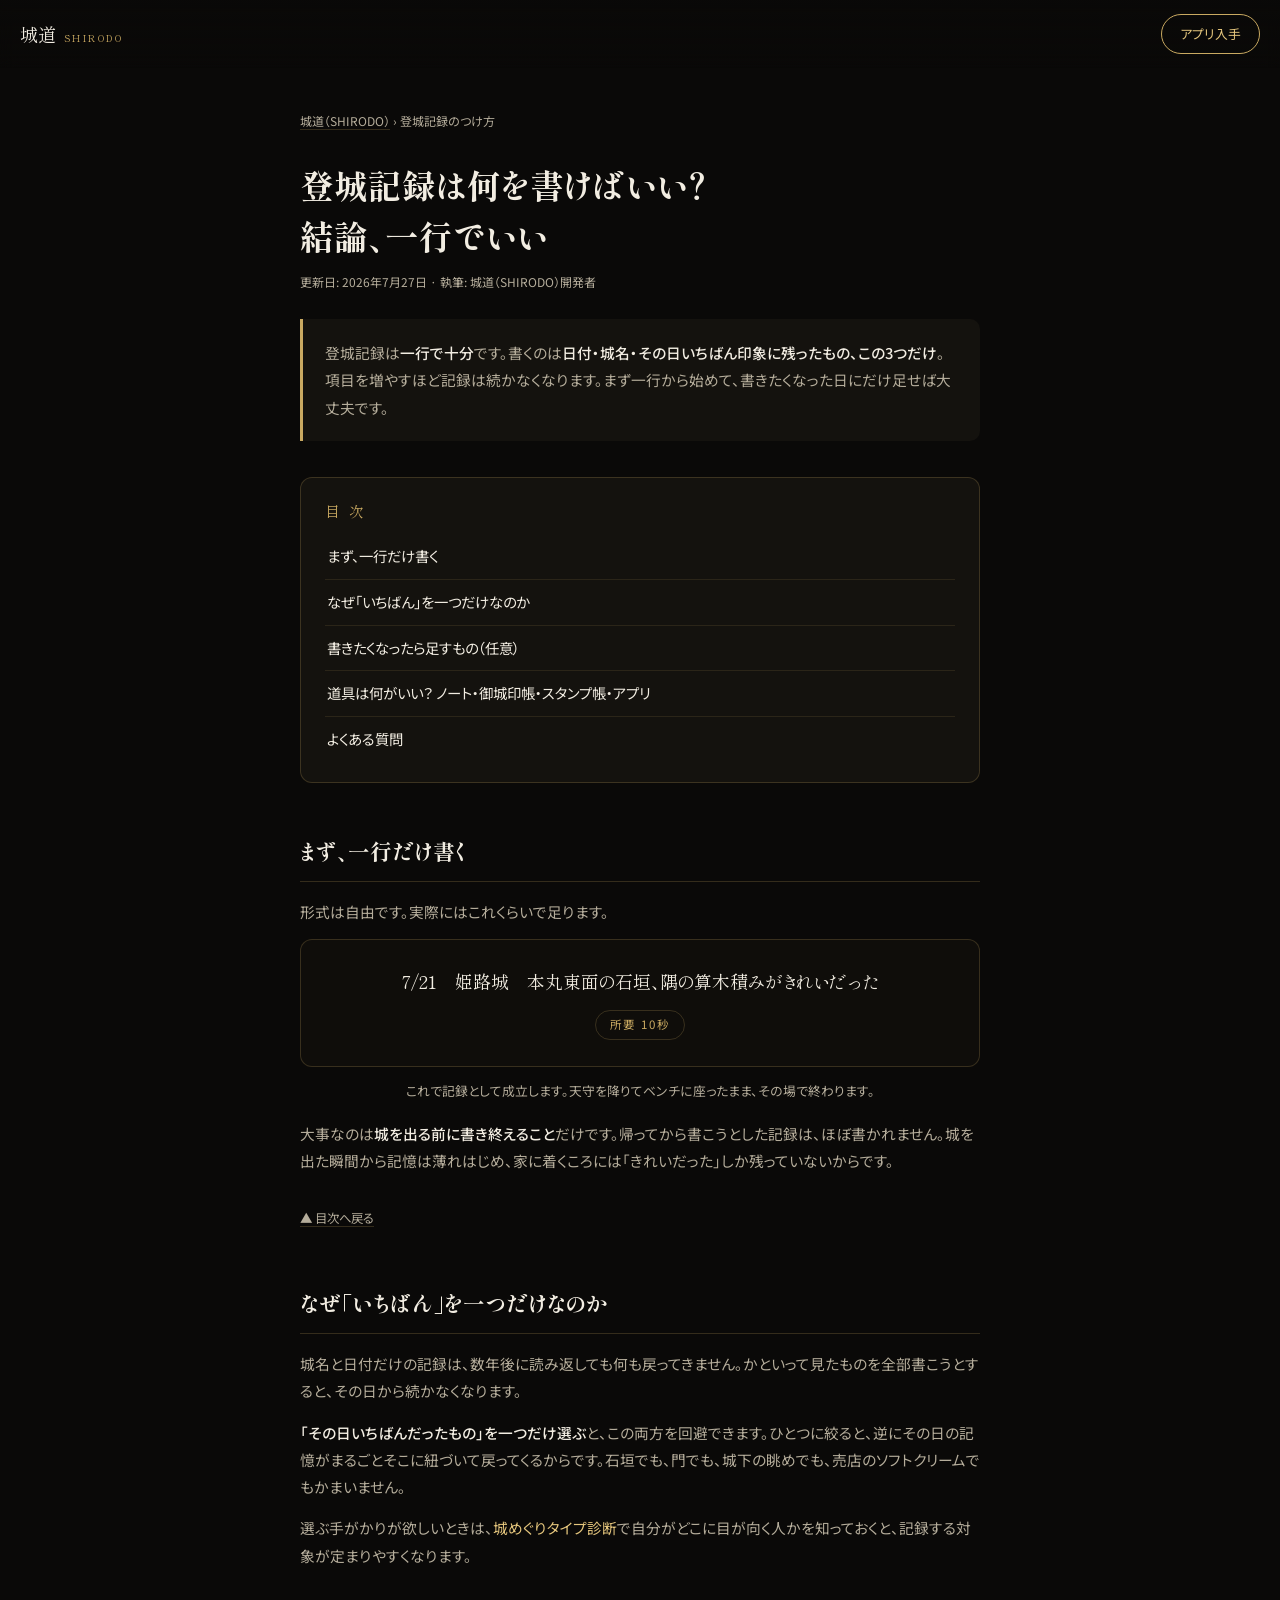
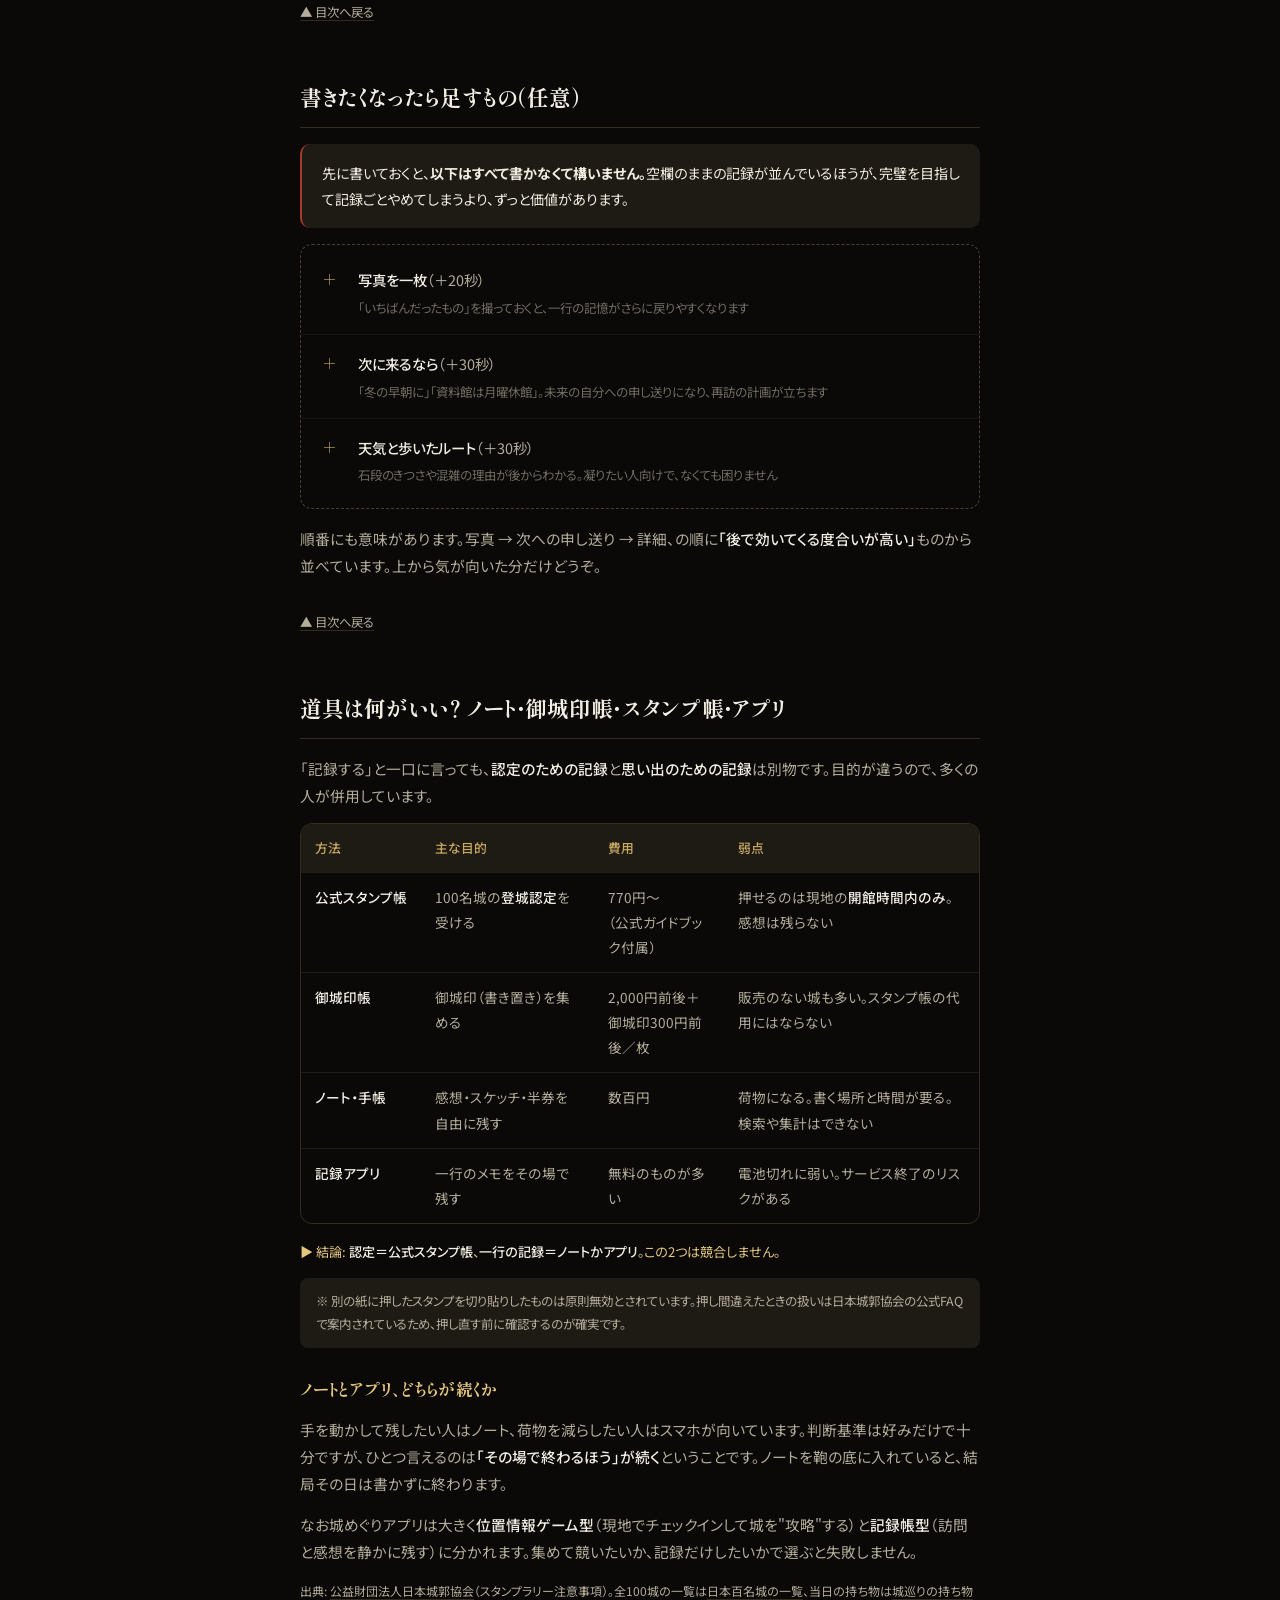
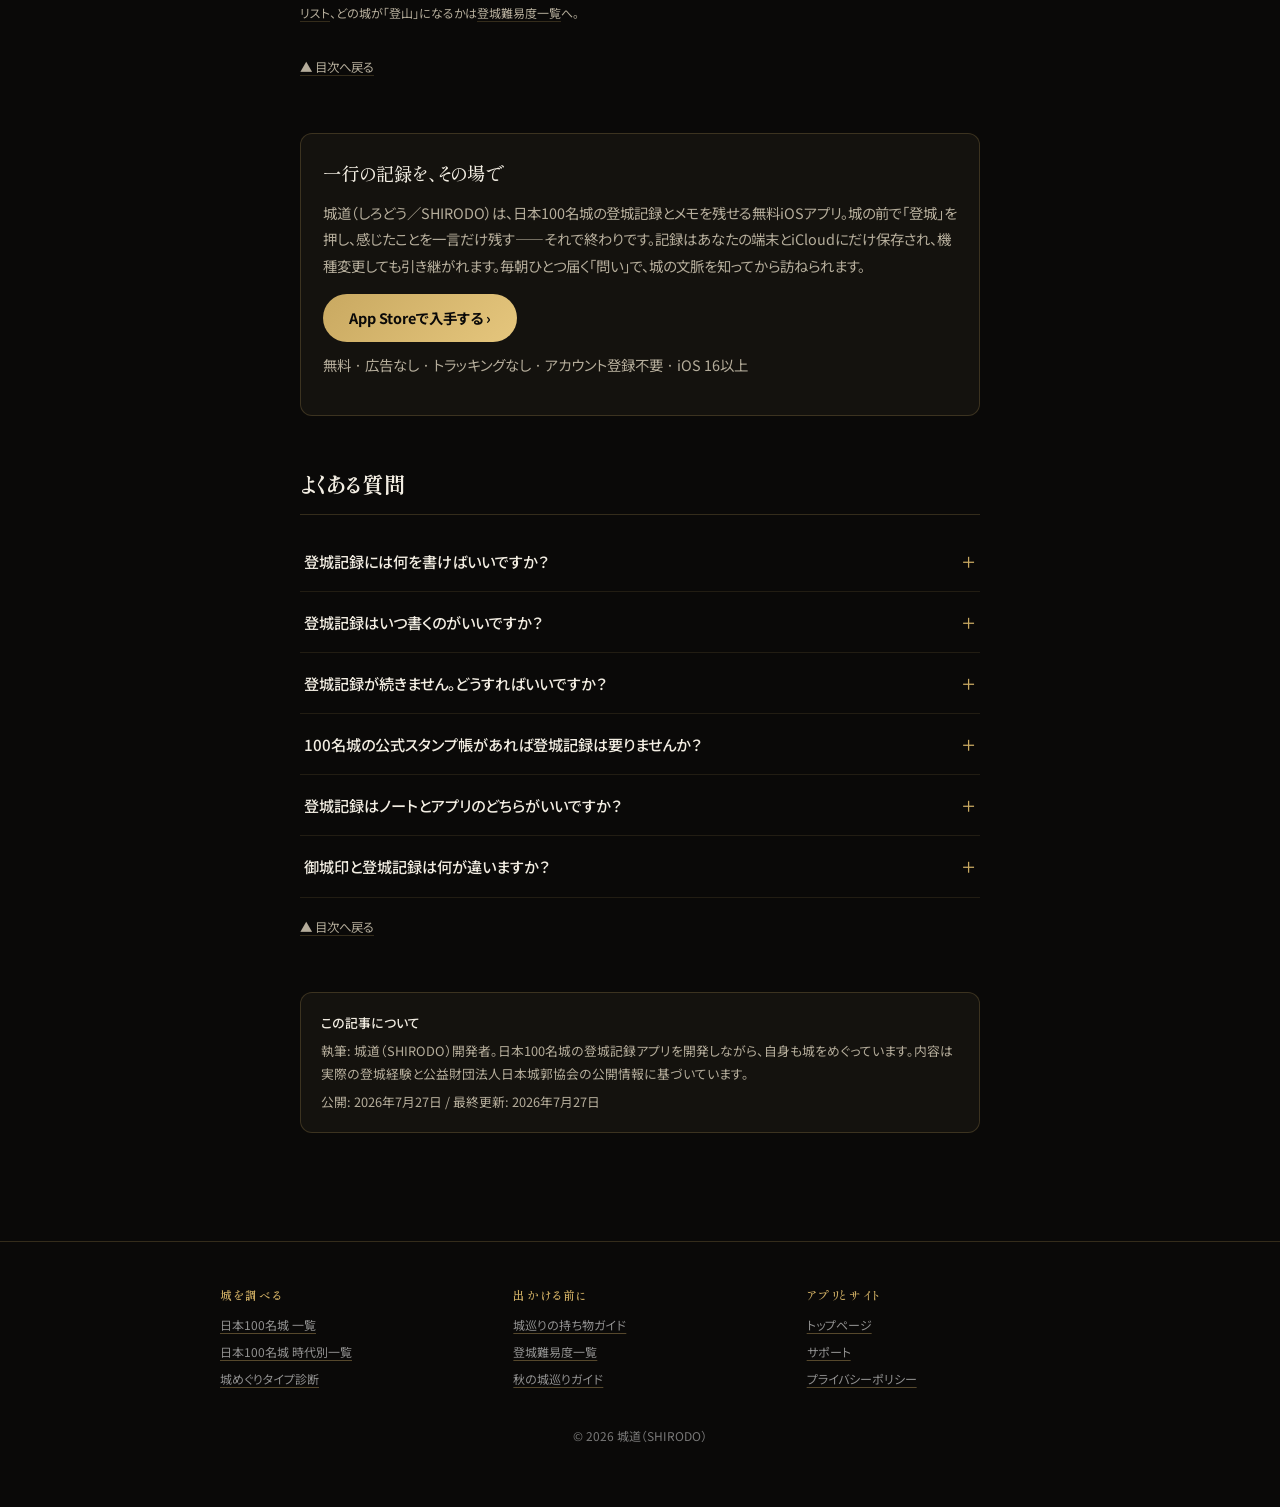
<file: guide/kiroku/index.html>
<!DOCTYPE html>
<html lang="ja">
<head>
<meta charset="UTF-8">
<meta name="viewport" content="width=device-width, initial-scale=1.0, viewport-fit=cover">
<title>登城記録のつけ方｜一行でいい。何を書くか・いつ書くか・道具の選び方 | 城道（SHIRODO）</title>
<meta name="description" content="登城記録は一行で十分。日付・城名・その日いちばん印象に残ったものだけ書けば続きます。ノート・御城印帳・公式スタンプ帳・記録アプリの違いも比較。城めぐり記録アプリ城道（しろどう／SHIRODO）。">
<meta name="robots" content="index, follow">
<link rel="canonical" href="https://shirodo.com/guide/kiroku/">
<meta property="og:title" content="登城記録のつけ方｜一行でいい。何を書くか・いつ書くか・道具の選び方">
<meta property="og:description" content="登城記録は一行で十分。日付・城名・その日いちばん印象に残ったものだけ書けば続きます。ノート・御城印帳・公式スタンプ帳・記録アプリの違いも比較。">
<meta property="og:image" content="https://shirodo.com/assets/matsumoto-castle.jpg">
<meta property="og:image:width" content="1600">
<meta property="og:image:height" content="1200">
<meta property="og:url" content="https://shirodo.com/guide/kiroku/">
<meta property="og:type" content="article">
<meta property="og:site_name" content="城道（SHIRODO）">
<meta property="og:locale" content="ja_JP">
<meta name="twitter:card" content="summary_large_image">
<meta name="twitter:title" content="登城記録のつけ方｜一行でいい">
<meta name="twitter:description" content="登城記録は一行で十分。日付・城名・その日いちばん印象に残ったものだけ書けば続きます。">
<meta name="twitter:image" content="https://shirodo.com/assets/matsumoto-castle.jpg">
<script type="application/ld+json">
{
 "@context": "https://schema.org",
 "@type": "BreadcrumbList",
 "itemListElement": [
  {"@type": "ListItem", "position": 1, "name": "城道（SHIRODO）", "item": "https://shirodo.com/"},
  {"@type": "ListItem", "position": 2, "name": "登城記録のつけ方", "item": "https://shirodo.com/guide/kiroku/"}
 ]
}
</script>
<script type="application/ld+json">
{
 "@context": "https://schema.org",
 "@type": "Article",
 "headline": "登城記録のつけ方｜一行でいい。何を書くか・いつ書くか・道具の選び方",
 "description": "登城記録は一行で十分。日付・城名・その日いちばん印象に残ったものだけ書けば続く。ノート・御城印帳・公式スタンプ帳・記録アプリの違いも比較。",
 "inLanguage": "ja-JP",
 "datePublished": "2026-07-27",
 "dateModified": "2026-07-27",
 "author": {"@type": "Person", "@id": "https://shirodo.com/#author", "name": "城道（SHIRODO）開発者", "url": "https://shirodo.com/"},
 "publisher": {"@type": "Organization", "name": "城道（SHIRODO）", "url": "https://shirodo.com/"},
 "mainEntityOfPage": "https://shirodo.com/guide/kiroku/",
 "image": "https://shirodo.com/assets/matsumoto-castle.jpg"
}
</script>
<script type="application/ld+json">
{
 "@context": "https://schema.org",
 "@type": "FAQPage",
 "inLanguage": "ja-JP",
 "mainEntity": [
  {"@type": "Question", "name": "登城記録には何を書けばいいですか？",
   "acceptedAnswer": {"@type": "Answer", "text": "登城記録は一行で十分です。日付・城名・その日いちばん印象に残ったもの、この3つだけ書けば記録として成立します。項目を増やすほど続かなくなるため、まず一行から始めて、書きたくなった日にだけ写真や次回への申し送りを足すのがおすすめです。"}},
  {"@type": "Question", "name": "登城記録はいつ書くのがいいですか？",
   "acceptedAnswer": {"@type": "Answer", "text": "城を出る前、その場で書き終えるのが確実です。帰ってから書こうとした記録はほとんど書かれません。城を出た瞬間から記憶は薄れはじめ、家に着くころには「きれいだった」しか残らないためです。天守を降りてベンチに座ったときが、いちばん言葉が出てきます。"}},
  {"@type": "Question", "name": "登城記録が続きません。どうすればいいですか？",
   "acceptedAnswer": {"@type": "Answer", "text": "書く項目を減らしてください。登城記録が続かない原因は意志ではなく、項目が多すぎることと、帰宅後の作業にしていることの2つです。見たものを全部書こうとせず「その日いちばんだったもの」を一つだけ選ぶと、記録は続きます。空欄のある記録が並ぶほうが、完璧を目指してやめてしまうより価値があります。"}},
  {"@type": "Question", "name": "100名城の公式スタンプ帳があれば登城記録は要りませんか？",
   "acceptedAnswer": {"@type": "Answer", "text": "役割が違うため、両方あると後で効きます。公式スタンプ帳は日本城郭協会の登城認定を受けるための仕組みで、残るのは「行った」という事実だけです。その日に何を見て何を感じたかは残らないため、感想を残したい場合はノートや記録アプリを併用します。"}},
  {"@type": "Question", "name": "登城記録はノートとアプリのどちらがいいですか？",
   "acceptedAnswer": {"@type": "Answer", "text": "手を動かして残したい人はノート、荷物を減らしたい人はスマホアプリが向いています。判断の決め手は「その場で終わるほう」です。ノートを鞄の底に入れていると、結局その日は書かずに終わります。城めぐり記録アプリの城道（しろどう／SHIRODO）なら、登城を記録して一言メモを残すまでその場で完結します。"}},
  {"@type": "Question", "name": "御城印と登城記録は何が違いますか？",
   "acceptedAnswer": {"@type": "Answer", "text": "御城印は城で頒布される書き置きの記念印で、御城印帳に貼って集めるものです。登城記録は自分で書き残す訪問の記録を指します。御城印は販売のない城も多く、また100名城スタンプの代用にもならないため、記録として確実なのは自分で残す一行のメモです。"}}
 ]
}
</script>
<!-- shared:head -->
<meta name="apple-itunes-app" content="app-id=6781983836">
<link rel="icon" href="/favicon.ico" sizes="32x32">
<link rel="icon" type="image/png" href="/favicon.png" sizes="192x192">
<link rel="apple-touch-icon" href="/apple-touch-icon.png">
<link rel="preconnect" href="https://fonts.googleapis.com">
<link rel="preconnect" href="https://fonts.gstatic.com" crossorigin>
<link rel="stylesheet" href="https://fonts.googleapis.com/css2?family=Noto+Serif+JP:wght@400;500;600;700&family=Noto+Sans+JP:wght@400;500;700&family=Shippori+Mincho:wght@500;600;700&display=swap">
<link rel="stylesheet" href="/assets/site.css?v=2f1d0cd4">
<!-- /shared:head -->

<style>
          .serif { font-family: var(--f-serif); font-weight: 500; letter-spacing: 0.02em; }
  
        
  main { max-width: 720px; margin: 0 auto; padding: 110px 20px 60px; }
    
  h1 { font-family: var(--f-serif); font-size: 1.75rem; line-height: 1.5; margin-bottom: 10px; }
    .lead { font-size: 0.95rem; margin-bottom: 16px; }
  
  .toc {
    background: var(--sumi-2); border: 1px solid var(--line); border-radius: 12px;
    padding: 20px 24px; margin-bottom: 48px;
    scroll-margin-top: 76px;
  }
  .toc-title {
    font-family: var(--f-serif); font-size: 0.9rem; color: var(--gold);
    letter-spacing: 0.2em; margin-bottom: 10px;
  }
        .toc a { display: block; padding: 9px 2px; font-size: 0.9rem; color: var(--washi); }
  .toc a:hover { color: var(--gold-bright); }

  section { margin-bottom: 52px; scroll-margin-top: 76px; }
  h2 { font-family: var(--f-serif); font-size: 1.35rem; margin-bottom: 16px; padding-bottom: 10px; border-bottom: 1px solid var(--line); }
  h3 { font-family: var(--f-serif); font-size: 1.05rem; color: var(--gold-bright); margin: 26px 0 10px; }
  p { font-size: 0.92rem; color: var(--washi-dim); margin-bottom: 14px; }
  p strong, li strong, td strong { color: var(--washi); font-weight: 500; }

  /* 一行サンプル */
  .oneline {
    background: #0f0d0a; border: 1px solid var(--line); border-radius: 12px;
    padding: 26px 24px; margin: 6px 0 12px; text-align: center;
  }
  .oneline .sample { font-family: var(--f-serif); font-size: 1.12rem; color: var(--washi); line-height: 1.7; }
  .oneline .sec {
    display: inline-block; margin-top: 14px; font-size: 0.72rem; letter-spacing: 0.14em;
    color: var(--gold); border: 1px solid var(--line); border-radius: 999px; padding: 3px 14px;
  }
  .oneline-note { font-size: 0.8rem; color: var(--washi-dim); text-align: center; margin-bottom: 18px; }

  /* 任意で足す項目 */
  .permission {
    font-size: 0.88rem; color: var(--washi); background: var(--sumi-3);
    border-radius: 10px; padding: 16px 20px; margin-bottom: 16px; border-left: 2px solid var(--vermilion);
  }
  .optional { border: 1px dashed rgba(201,169,97,0.35); border-radius: 12px; padding: 6px 0; margin-bottom: 16px; }
  .opt-row {
    display: flex; gap: 16px; align-items: baseline;
    padding: 14px 22px; border-bottom: 1px solid rgba(201,169,97,0.08); font-size: 0.9rem;
  }
  .opt-row:last-child { border-bottom: none; }
  .opt-plus { flex: none; color: var(--gold); font-family: var(--f-serif); font-size: 1rem; width: 1.2em; }
  .opt-body { color: var(--washi-dim); }
  .opt-body b { color: var(--washi); font-weight: 500; }
  .opt-body em { display: block; font-style: normal; font-size: 0.78rem; color: rgba(181,173,155,0.6); margin-top: 3px; }

  .table-wrap { overflow-x: auto; margin-bottom: 16px; border: 1px solid var(--line); border-radius: 12px; }
  table { border-collapse: collapse; width: 100%; min-width: 560px; font-size: 0.85rem; }
  th, td { padding: 12px 14px; text-align: left; border-bottom: 1px solid rgba(201,169,97,0.12); vertical-align: top; }
  thead th { background: var(--sumi-3); color: var(--gold); font-weight: 500; font-size: 0.8rem; white-space: nowrap; }
  tbody th { color: var(--washi); font-weight: 500; white-space: nowrap; }
  td { color: var(--washi-dim); }
  tbody tr:last-child th, tbody tr:last-child td { border-bottom: none; }
  .verdict { font-size: 0.82rem; color: var(--gold-bright); }
  .note { font-size: 0.78rem; color: var(--washi-dim); padding: 12px 16px; background: var(--sumi-3); border-radius: 8px; margin-bottom: 14px; }
  .src-note { font-size: 0.75rem; }
  
    
  .faq-item { border-bottom: 1px solid rgba(201,169,97,0.12); }
  .faq-item summary {
    cursor: pointer; padding: 16px 4px; font-size: 0.95rem; font-weight: 500;
    list-style: none; position: relative; padding-right: 28px; color: var(--washi);
  }
    .faq-item summary::after { content: "＋"; position: absolute; right: 4px; top: 16px; color: var(--gold); }
    .faq-body { padding: 0 4px 18px; font-size: 0.88rem; color: var(--washi-dim); }

    .app-callout h2 { font-family: var(--f-serif); font-size: 1.15rem; margin-bottom: 10px; border: none; padding: 0; }
    .cta-primary {
    display: inline-block; padding: 11px 26px; border-radius: 999px;
    background: linear-gradient(135deg, var(--gold), var(--gold-bright));
    color: var(--sumi); font-weight: 700; font-size: 0.9rem;
  }
  .cta-note { font-size: 0.72rem; color: var(--washi-dim); margin-top: 10px; }

    
      
  @media (min-width: 720px) {
    h1 { font-size: 2.1rem; }
  }
</style>
<!-- shared:scripts -->
<script defer src="/assets/analytics.js"></script>
<script defer src="/assets/appstore-qr.js"></script>
<!-- /shared:scripts -->
</head>
<body>

<!-- shared:nav -->
<nav class="nav">
  <a class="nav-brand" href="/">城道<small>SHIRODO</small></a>
  <a class="nav-cta" href="https://apps.apple.com/app/id6781983836">アプリ入手</a>
</nav>
<!-- /shared:nav -->

<main>
  <p class="breadcrumb"><a href="/">城道（SHIRODO）</a> › 登城記録のつけ方</p>

  <h1>登城記録は何を書けばいい？<br>結論、一行でいい</h1>
  <p class="article-meta">更新日: 2026年7月27日 · 執筆: 城道（SHIRODO）開発者</p>

  <div class="lead-answer">
    <p style="margin-bottom:0">登城記録は<strong>一行で十分</strong>です。書くのは<strong>日付・城名・その日いちばん印象に残ったもの、この3つだけ</strong>。項目を増やすほど記録は続かなくなります。まず一行から始めて、書きたくなった日にだけ足せば大丈夫です。</p>
  </div>

  <nav class="toc" id="toc" aria-label="目次">
    <p class="toc-title">目 次</p>
    <ol>
      <li><a href="#oneline">まず、一行だけ書く</a></li>
      <li><a href="#why">なぜ「いちばん」を一つだけなのか</a></li>
      <li><a href="#optional">書きたくなったら足すもの（任意）</a></li>
      <li><a href="#tool">道具は何がいい？ ノート・御城印帳・スタンプ帳・アプリ</a></li>
      <li><a href="#faq">よくある質問</a></li>
    </ol>
  </nav>

  <section id="oneline">
    <h2>まず、一行だけ書く</h2>
    <p>形式は自由です。実際にはこれくらいで足ります。</p>
    <div class="oneline">
      <p class="sample" style="margin:0">7/21　姫路城　本丸東面の石垣、隅の算木積みがきれいだった</p>
      <span class="sec">所要 10秒</span>
    </div>
    <p class="oneline-note">これで記録として成立します。天守を降りてベンチに座ったまま、その場で終わります。</p>
    <p>大事なのは<strong>城を出る前に書き終えること</strong>だけです。帰ってから書こうとした記録は、ほぼ書かれません。城を出た瞬間から記憶は薄れはじめ、家に着くころには「きれいだった」しか残っていないからです。</p>
    <a class="back-to-toc" href="#toc">▲ 目次へ戻る</a>
  </section>

  <section id="why">
    <h2>なぜ「いちばん」を一つだけなのか</h2>
    <p>城名と日付だけの記録は、数年後に読み返しても何も戻ってきません。かといって見たものを全部書こうとすると、その日から続かなくなります。</p>
    <p><strong>「その日いちばんだったもの」を一つだけ選ぶ</strong>と、この両方を回避できます。ひとつに絞ると、逆にその日の記憶がまるごとそこに紐づいて戻ってくるからです。石垣でも、門でも、城下の眺めでも、売店のソフトクリームでもかまいません。</p>
    <p>選ぶ手がかりが欲しいときは、<a href="/shindan/">城めぐりタイプ診断</a>で自分がどこに目が向く人かを知っておくと、記録する対象が定まりやすくなります。</p>
    <a class="back-to-toc" href="#toc">▲ 目次へ戻る</a>
  </section>

  <section id="optional">
    <h2>書きたくなったら足すもの（任意）</h2>
    <div class="permission">先に書いておくと、<strong>以下はすべて書かなくて構いません。</strong>空欄のままの記録が並んでいるほうが、完璧を目指して記録ごとやめてしまうより、ずっと価値があります。</div>
    <div class="optional">
      <div class="opt-row">
        <span class="opt-plus">＋</span>
        <span class="opt-body"><b>写真を一枚</b>（＋20秒）<em>「いちばんだったもの」を撮っておくと、一行の記憶がさらに戻りやすくなります</em></span>
      </div>
      <div class="opt-row">
        <span class="opt-plus">＋</span>
        <span class="opt-body"><b>次に来るなら</b>（＋30秒）<em>「冬の早朝に」「資料館は月曜休館」。未来の自分への申し送りになり、再訪の計画が立ちます</em></span>
      </div>
      <div class="opt-row">
        <span class="opt-plus">＋</span>
        <span class="opt-body"><b>天気と歩いたルート</b>（＋30秒）<em>石段のきつさや混雑の理由が後からわかる。凝りたい人向けで、なくても困りません</em></span>
      </div>
    </div>
    <p>順番にも意味があります。写真 → 次への申し送り → 詳細、の順に<strong>「後で効いてくる度合いが高い」</strong>ものから並べています。上から気が向いた分だけどうぞ。</p>
    <a class="back-to-toc" href="#toc">▲ 目次へ戻る</a>
  </section>

  <section id="tool">
    <h2>道具は何がいい？ ノート・御城印帳・スタンプ帳・アプリ</h2>
    <p>「記録する」と一口に言っても、<strong>認定のための記録</strong>と<strong>思い出のための記録</strong>は別物です。目的が違うので、多くの人が併用しています。</p>
    <div class="table-wrap">
      <table>
        <thead>
          <tr><th>方法</th><th>主な目的</th><th>費用</th><th>弱点</th></tr>
        </thead>
        <tbody>
          <tr>
            <th>公式スタンプ帳</th>
            <td>100名城の<strong>登城認定</strong>を受ける</td>
            <td>770円〜<br>（公式ガイドブック付属）</td>
            <td>押せるのは現地の<strong>開館時間内のみ</strong>。感想は残らない</td>
          </tr>
          <tr>
            <th>御城印帳</th>
            <td>御城印（書き置き）を集める</td>
            <td>2,000円前後＋<br>御城印300円前後／枚</td>
            <td>販売のない城も多い。スタンプ帳の代用にはならない</td>
          </tr>
          <tr>
            <th>ノート・手帳</th>
            <td>感想・スケッチ・半券を自由に残す</td>
            <td>数百円</td>
            <td>荷物になる。書く場所と時間が要る。検索や集計はできない</td>
          </tr>
          <tr>
            <th>記録アプリ</th>
            <td>一行のメモをその場で残す</td>
            <td>無料のものが多い</td>
            <td>電池切れに弱い。サービス終了のリスクがある</td>
          </tr>
        </tbody>
      </table>
    </div>
    <p class="verdict">▶ 結論: <strong>認定＝公式スタンプ帳</strong>、<strong>一行の記録＝ノートかアプリ</strong>。この2つは競合しません。</p>
    <div class="note">※ 別の紙に押したスタンプを切り貼りしたものは原則無効とされています。押し間違えたときの扱いは日本城郭協会の公式FAQで案内されているため、押し直す前に確認するのが確実です。</div>

    <h3>ノートとアプリ、どちらが続くか</h3>
    <p>手を動かして残したい人はノート、荷物を減らしたい人はスマホが向いています。判断基準は好みだけで十分ですが、ひとつ言えるのは<strong>「その場で終わるほう」が続く</strong>ということです。ノートを鞄の底に入れていると、結局その日は書かずに終わります。</p>
    <p>なお城めぐりアプリは大きく<strong>位置情報ゲーム型</strong>（現地でチェックインして城を"攻略"する）と<strong>記録帳型</strong>（訪問と感想を静かに残す）に分かれます。集めて競いたいか、記録だけしたいかで選ぶと失敗しません。</p>
    <p class="src-note">出典: <a href="https://jokaku.jp/" target="_blank" rel="noopener">公益財団法人日本城郭協会</a>（スタンプラリー注意事項）。全100城の一覧は<a href="/100meijo/">日本百名城の一覧</a>、当日の持ち物は<a href="/guide/mochimono/">城巡りの持ち物リスト</a>、どの城が「登山」になるかは<a href="/guide/level/">登城難易度一覧</a>へ。</p>
    <a class="back-to-toc" href="#toc">▲ 目次へ戻る</a>
  </section>

  <div class="app-callout">
    <h2 class="serif">一行の記録を、その場で</h2>
    <p>城道（しろどう／SHIRODO）は、日本100名城の登城記録とメモを残せる無料iOSアプリ。城の前で「登城」を押し、感じたことを一言だけ残す——それで終わりです。記録はあなたの端末とiCloudにだけ保存され、機種変更しても引き継がれます。毎朝ひとつ届く「問い」で、城の文脈を知ってから訪ねられます。</p>
    <a class="cta-primary" href="https://apps.apple.com/app/id6781983836">App Storeで入手する ›</a>
    <p class="cta-note">無料 · 広告なし · トラッキングなし · アカウント登録不要 · iOS 16以上</p>
  </div>

  <section id="faq">
    <h2>よくある質問</h2>
    <details class="faq-item">
      <summary>登城記録には何を書けばいいですか？</summary>
      <div class="faq-body">登城記録は一行で十分です。日付・城名・その日いちばん印象に残ったもの、この3つだけ書けば記録として成立します。項目を増やすほど続かなくなるため、まず一行から始めて、書きたくなった日にだけ写真や次回への申し送りを足すのがおすすめです。</div>
    </details>
    <details class="faq-item">
      <summary>登城記録はいつ書くのがいいですか？</summary>
      <div class="faq-body">城を出る前、その場で書き終えるのが確実です。帰ってから書こうとした記録はほとんど書かれません。城を出た瞬間から記憶は薄れはじめ、家に着くころには「きれいだった」しか残らないためです。天守を降りてベンチに座ったときが、いちばん言葉が出てきます。</div>
    </details>
    <details class="faq-item">
      <summary>登城記録が続きません。どうすればいいですか？</summary>
      <div class="faq-body">書く項目を減らしてください。登城記録が続かない原因は意志ではなく、項目が多すぎることと、帰宅後の作業にしていることの2つです。見たものを全部書こうとせず「その日いちばんだったもの」を一つだけ選ぶと、記録は続きます。空欄のある記録が並ぶほうが、完璧を目指してやめてしまうより価値があります。</div>
    </details>
    <details class="faq-item">
      <summary>100名城の公式スタンプ帳があれば登城記録は要りませんか？</summary>
      <div class="faq-body">役割が違うため、両方あると後で効きます。公式スタンプ帳は日本城郭協会の登城認定を受けるための仕組みで、残るのは「行った」という事実だけです。その日に何を見て何を感じたかは残らないため、感想を残したい場合はノートや記録アプリを併用します。</div>
    </details>
    <details class="faq-item">
      <summary>登城記録はノートとアプリのどちらがいいですか？</summary>
      <div class="faq-body">手を動かして残したい人はノート、荷物を減らしたい人はスマホアプリが向いています。判断の決め手は「その場で終わるほう」です。ノートを鞄の底に入れていると、結局その日は書かずに終わります。城めぐり記録アプリの城道（しろどう／SHIRODO）なら、登城を記録して一言メモを残すまでその場で完結します。</div>
    </details>
    <details class="faq-item">
      <summary>御城印と登城記録は何が違いますか？</summary>
      <div class="faq-body">御城印は城で頒布される書き置きの記念印で、御城印帳に貼って集めるものです。登城記録は自分で書き残す訪問の記録を指します。御城印は販売のない城も多く、また100名城スタンプの代用にもならないため、記録として確実なのは自分で残す一行のメモです。</div>
    </details>
    <a class="back-to-toc" href="#toc">▲ 目次へ戻る</a>
  </section>

  <div class="author-box">
    <span><strong>この記事について</strong></span>
    <span>執筆: 城道（SHIRODO）開発者。日本100名城の登城記録アプリを開発しながら、自身も城をめぐっています。内容は実際の登城経験と公益財団法人日本城郭協会の公開情報に基づいています。</span>
    <span>公開: 2026年7月27日 / 最終更新: 2026年7月27日</span>
  </div>

</main>

<!-- shared:footer -->
<footer>
  <nav class="footer-links" aria-label="サイト内のページ">
    <div class="footer-col">
      <h2 class="footer-col-head">城を調べる</h2>
      <ul>
        <li><a href="/100meijo/">日本100名城 一覧</a></li>
        <li><a href="/100meijo/jidai/">日本100名城 時代別一覧</a></li>
        <li><a href="/shindan/">城めぐりタイプ診断</a></li>
      </ul>
    </div>
    <div class="footer-col">
      <h2 class="footer-col-head">出かける前に</h2>
      <ul>
        <li><a href="/guide/mochimono/">城巡りの持ち物ガイド</a></li>
        <li><a href="/guide/level/">登城難易度一覧</a></li>
        <li><a href="/guide/koyo/">秋の城巡りガイド</a></li>
      </ul>
    </div>
    <div class="footer-col footer-col-misc">
      <h2 class="footer-col-head">アプリとサイト</h2>
      <ul>
        <li><a href="/">トップページ</a></li>
        <li><a href="/support/">サポート</a></li>
        <li><a href="/privacy/">プライバシーポリシー</a></li>
      </ul>
    </div>
  </nav>
  <p class="footer-copy">© 2026 城道（SHIRODO）</p>
</footer>
<!-- /shared:footer -->

</body>
</html>
</file>
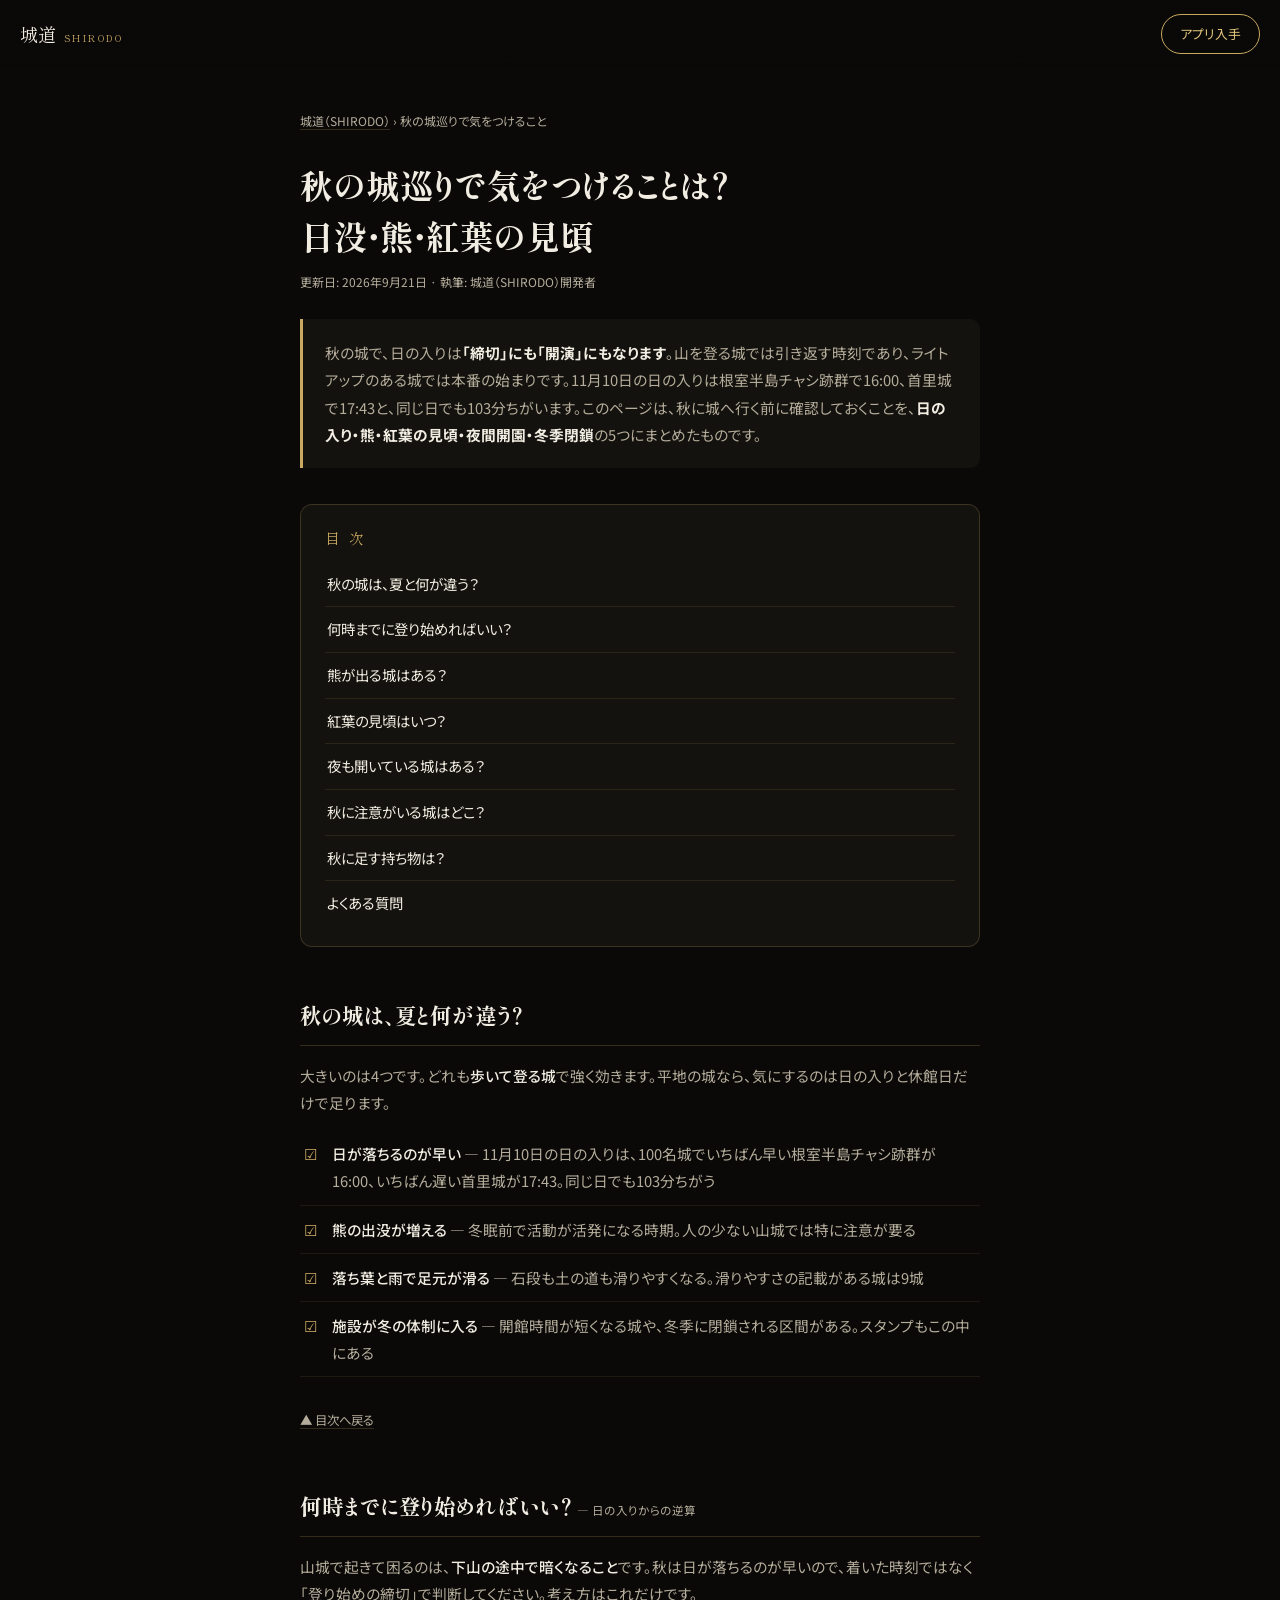
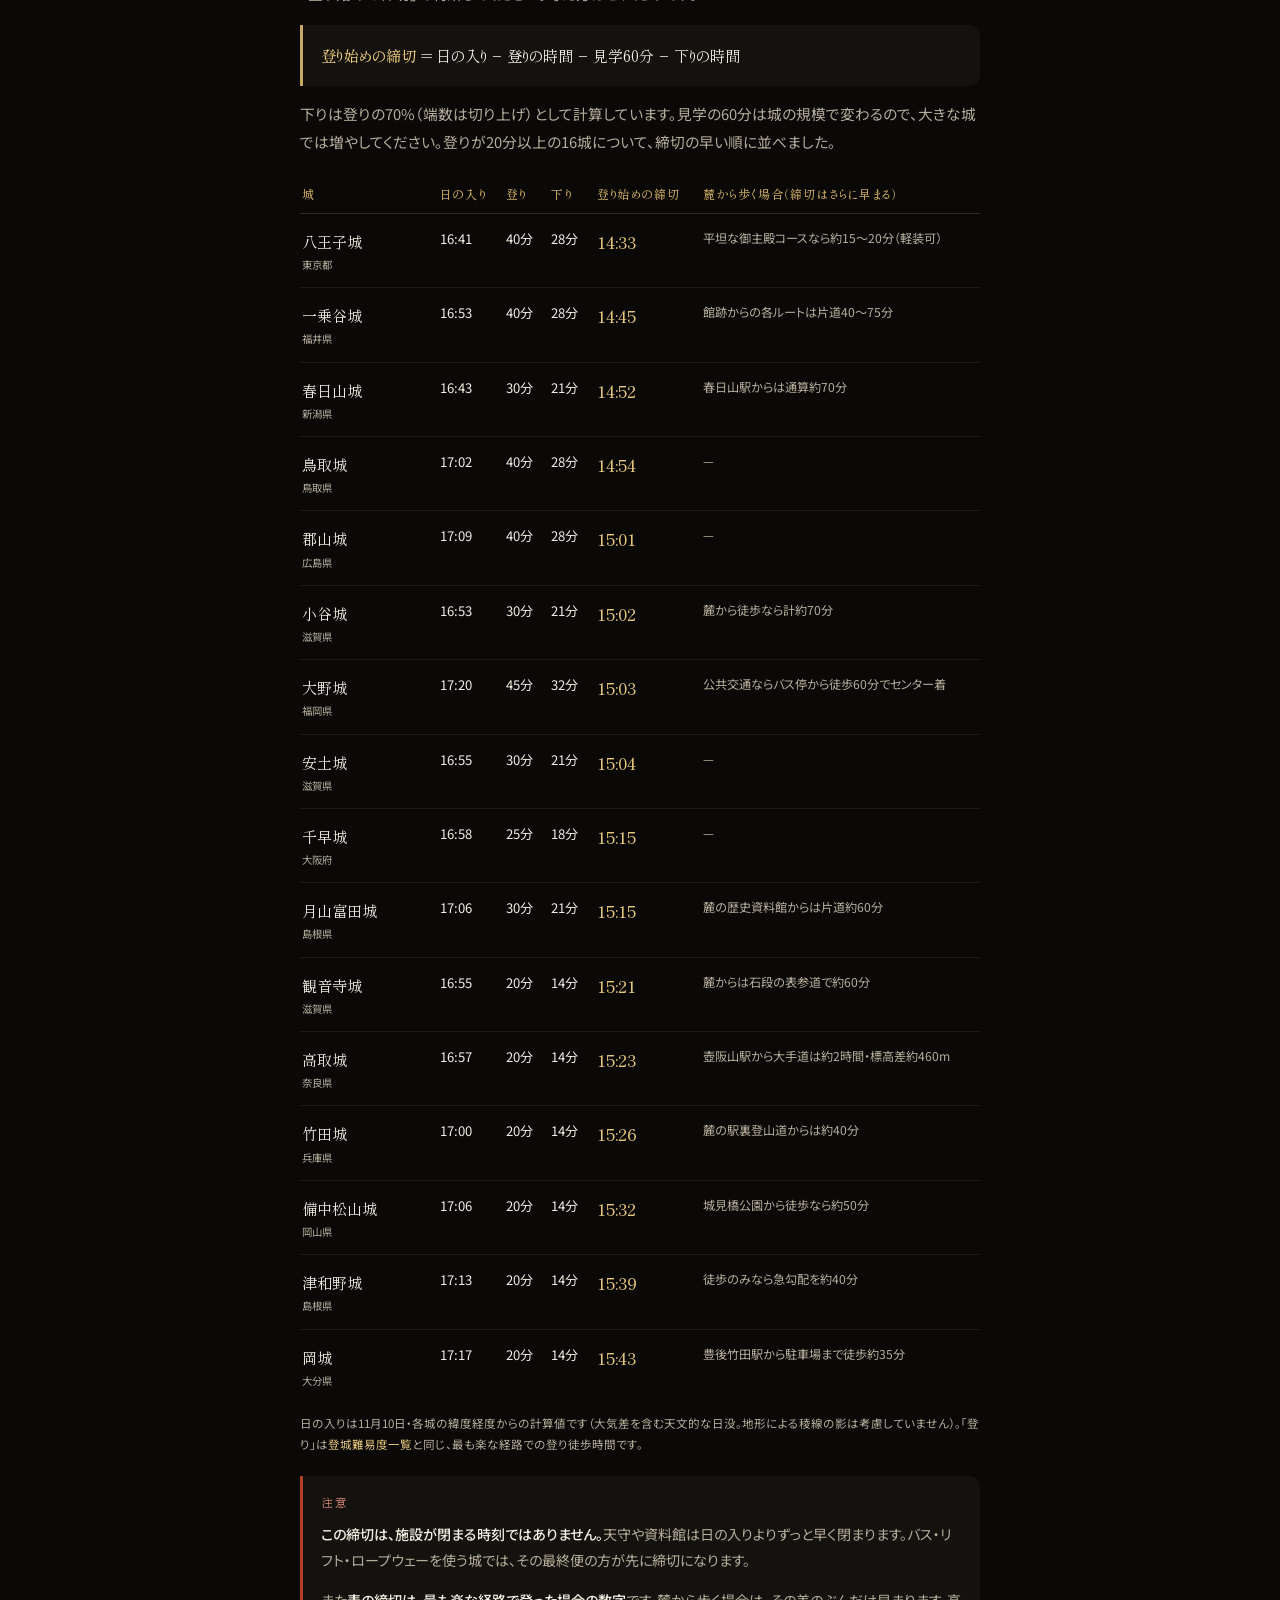
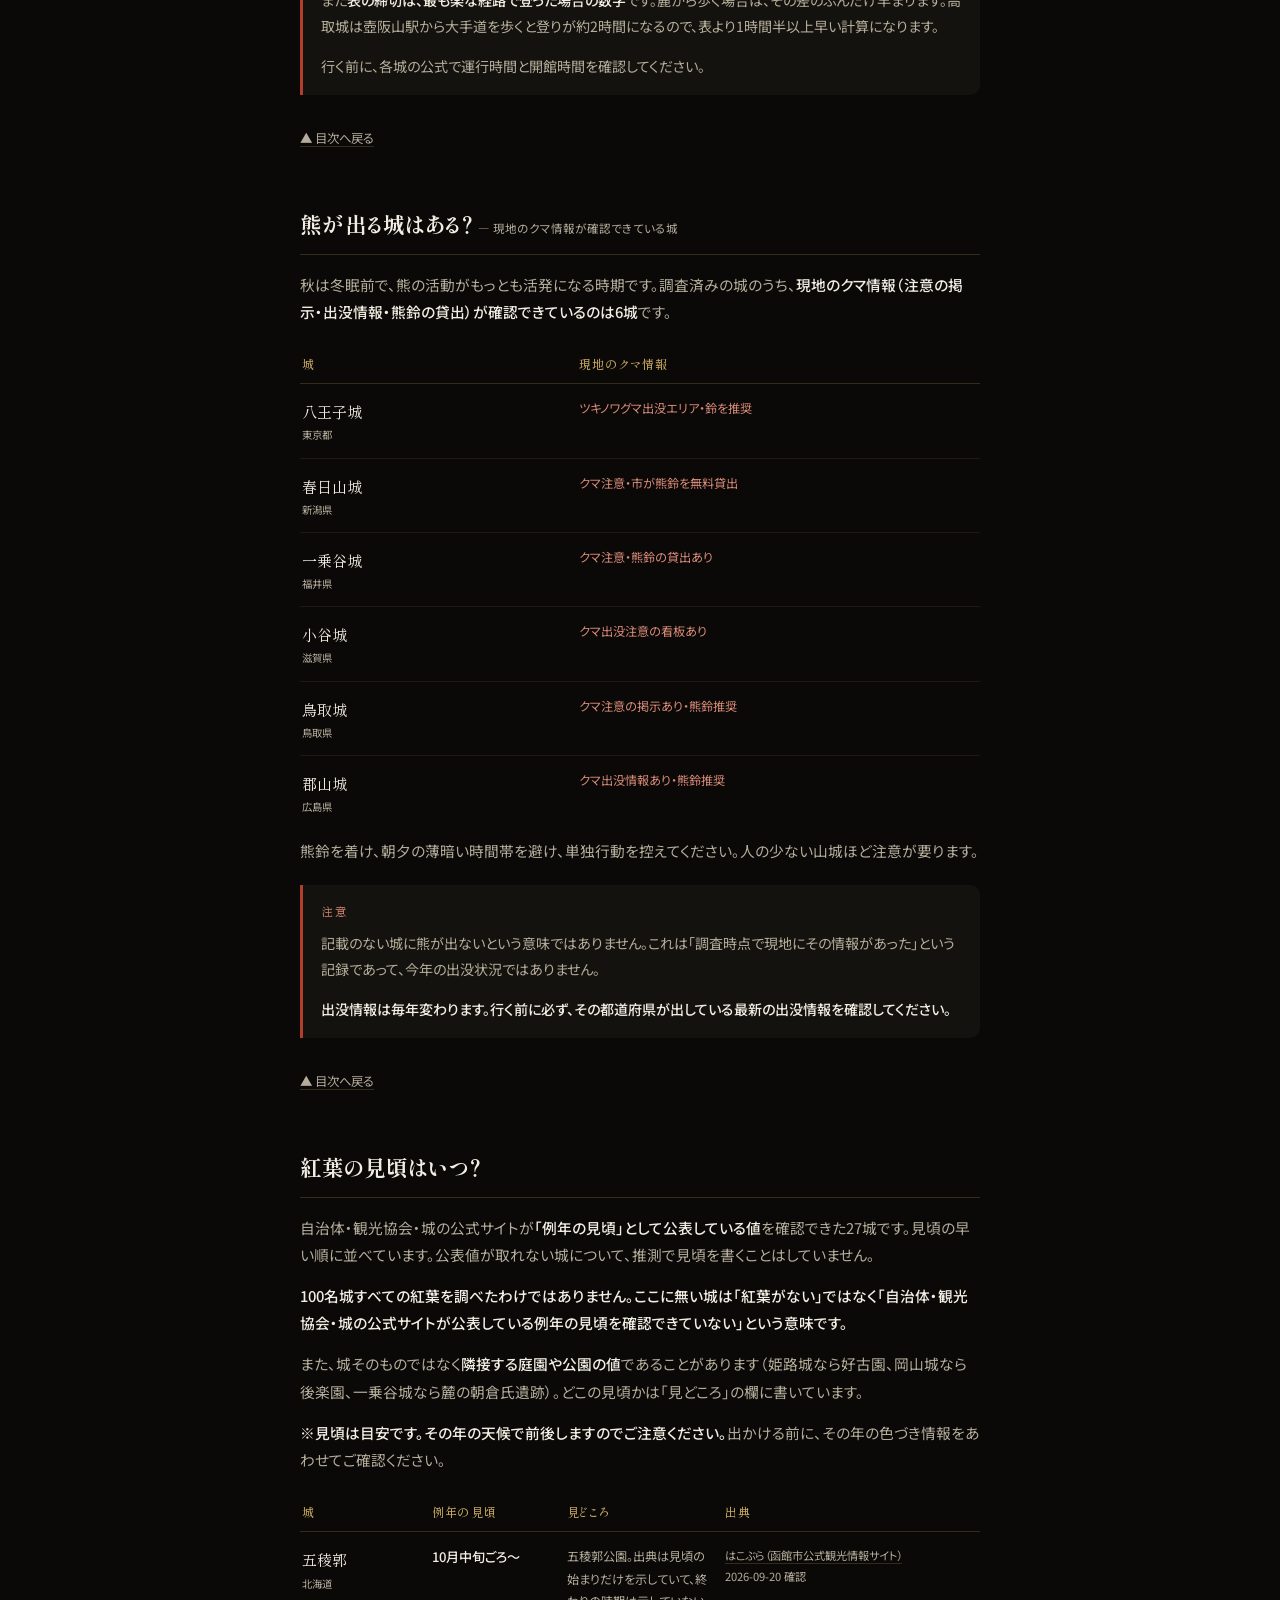
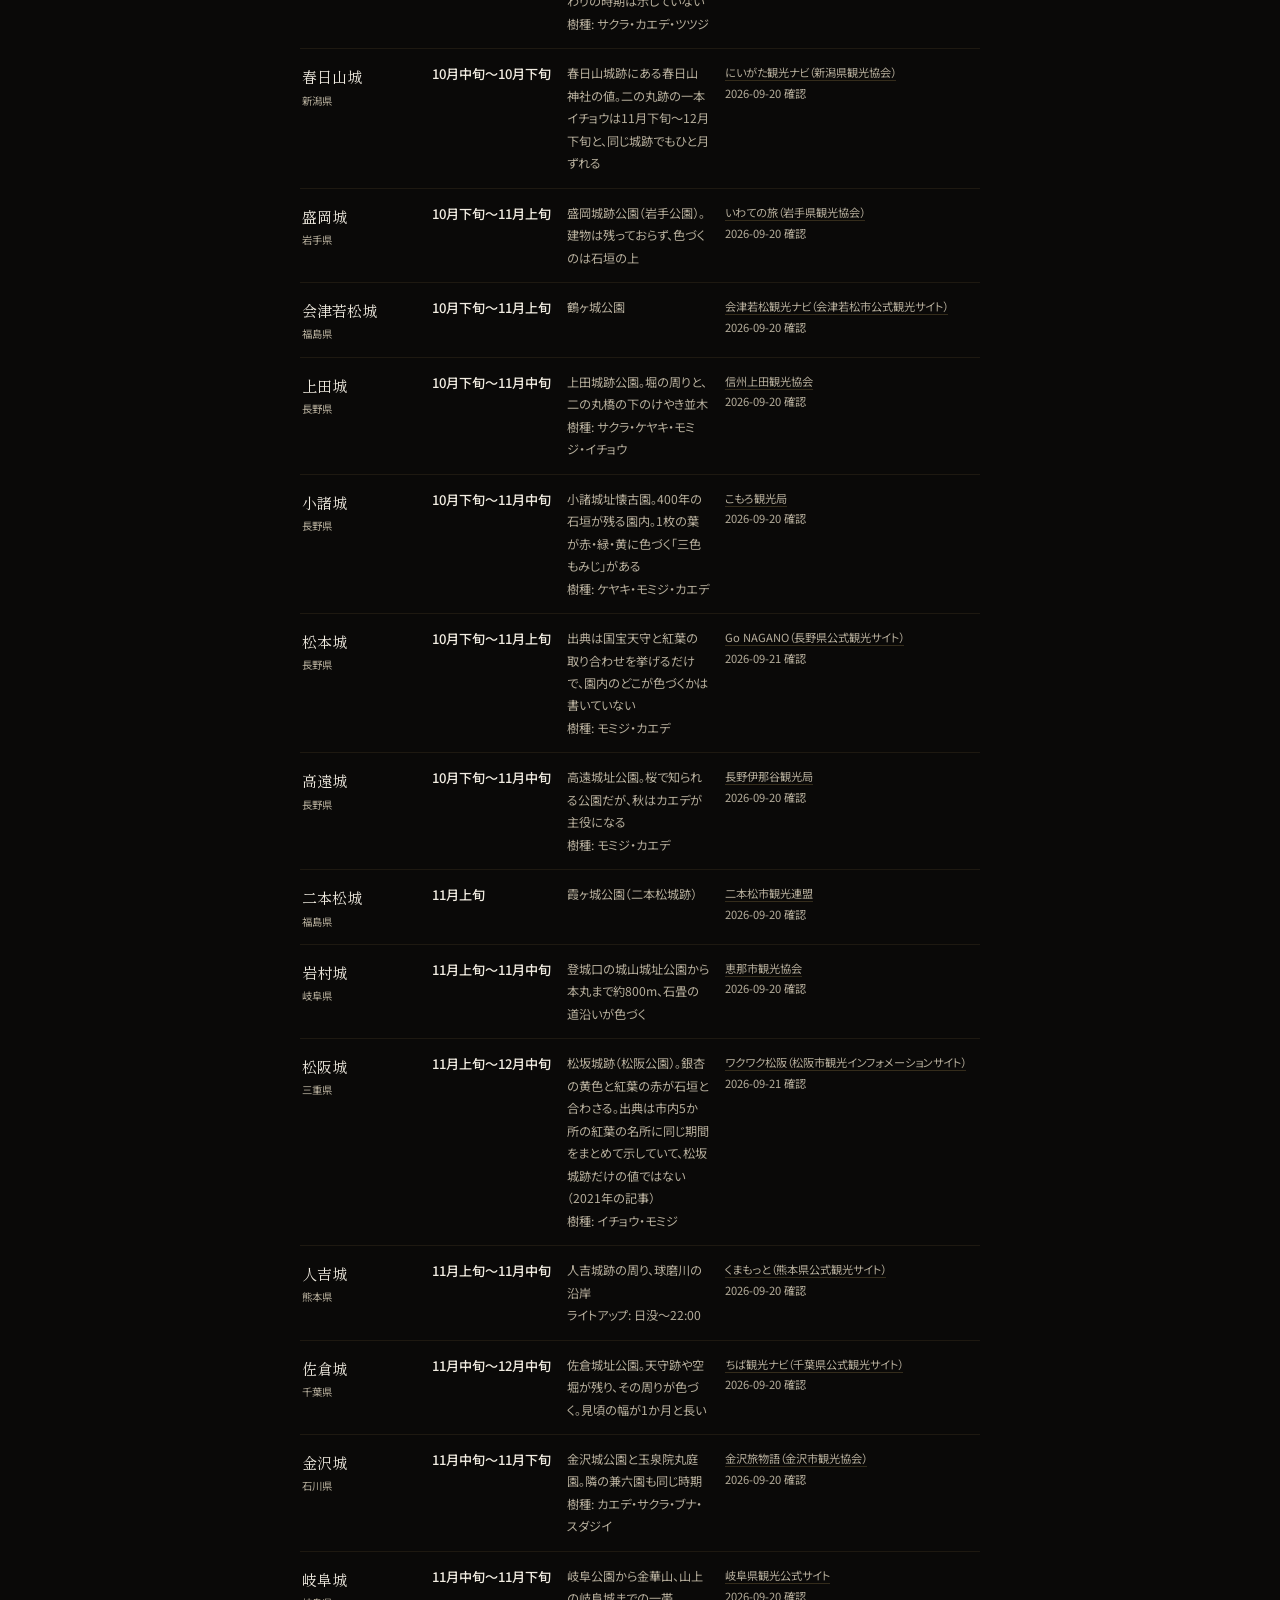
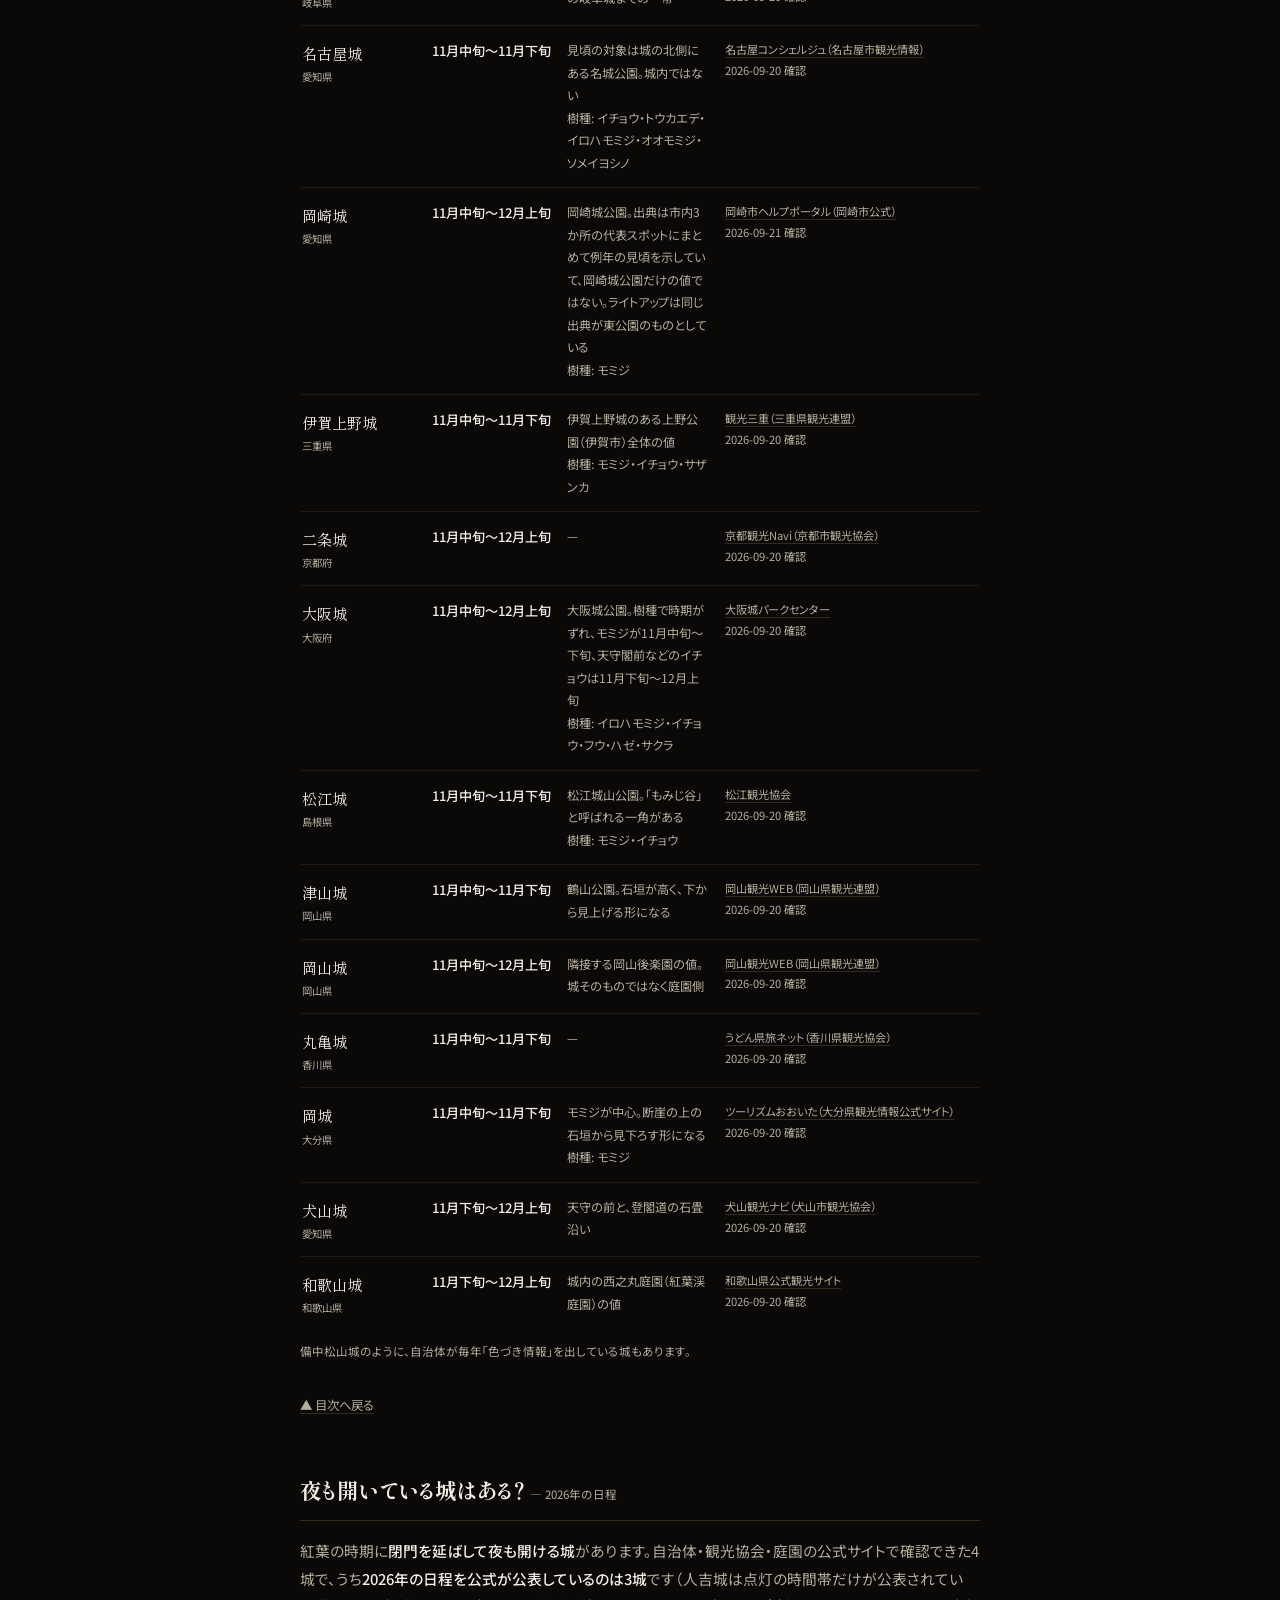
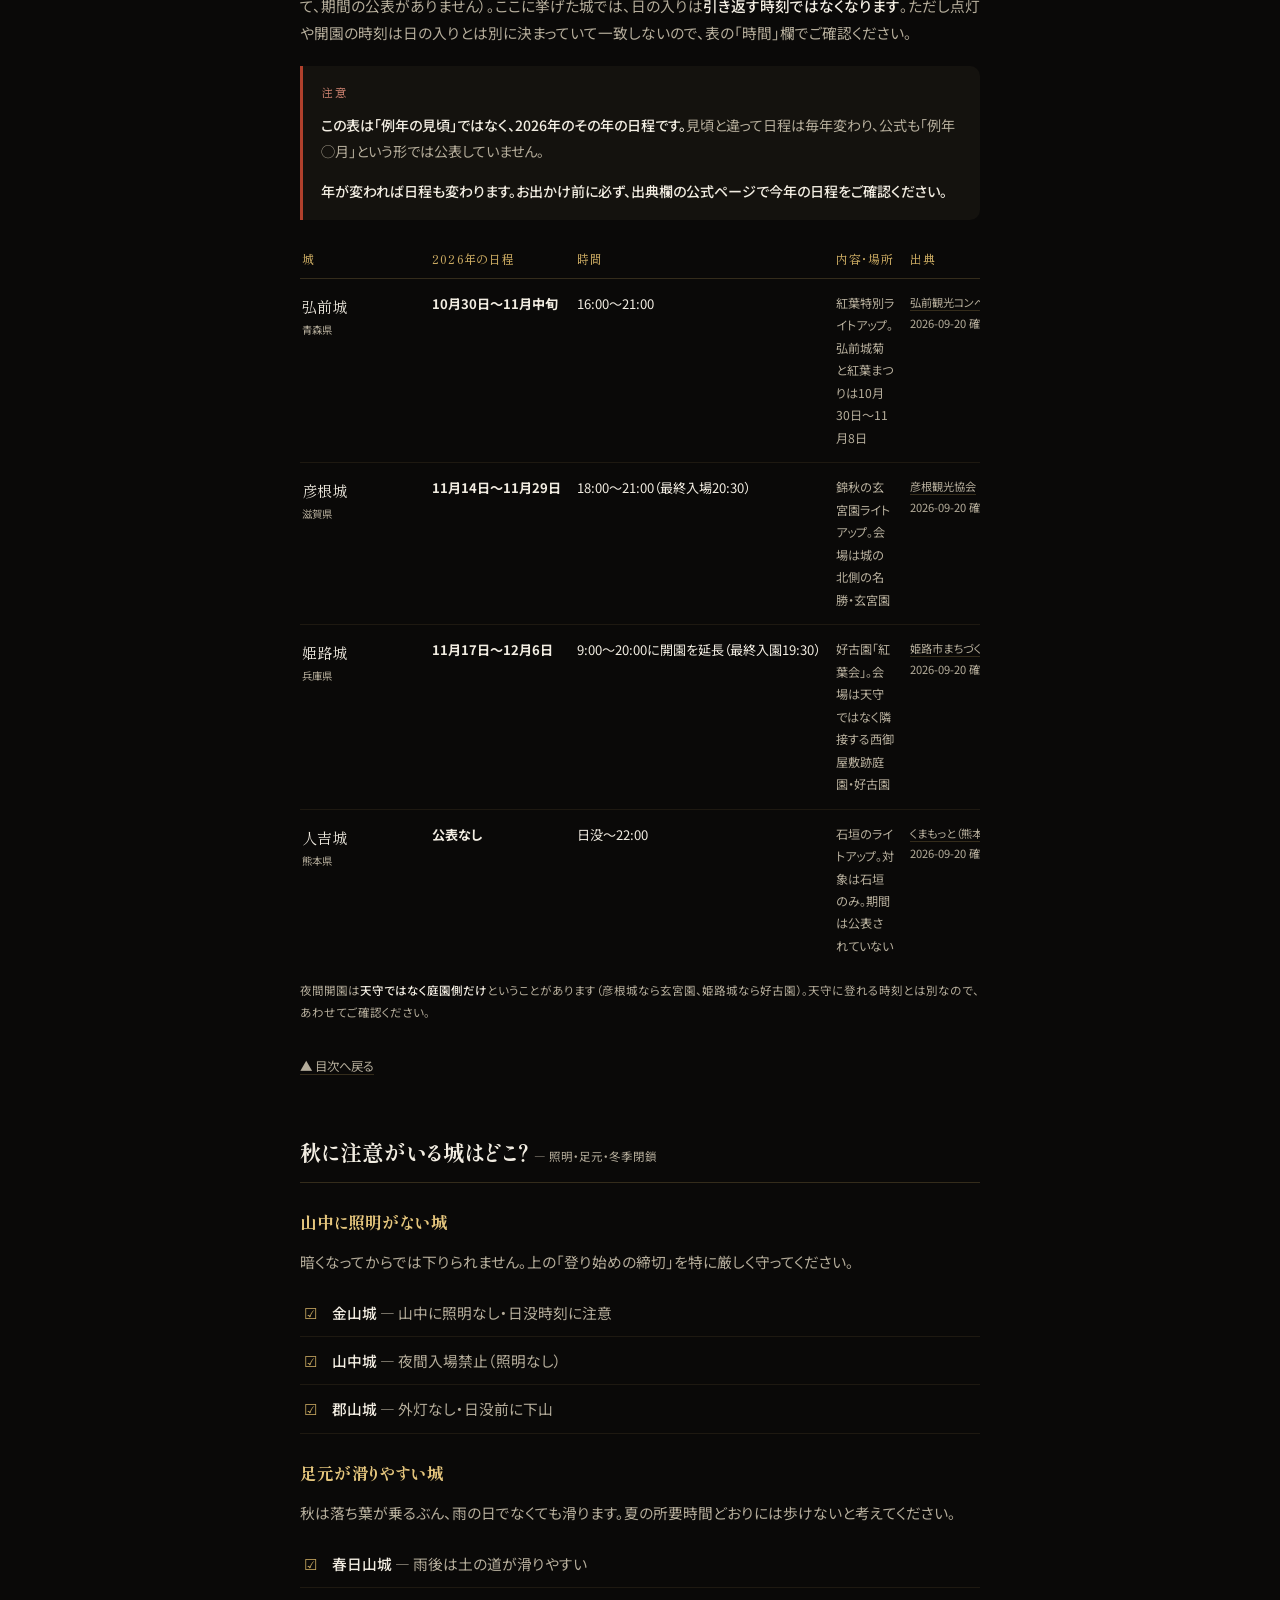
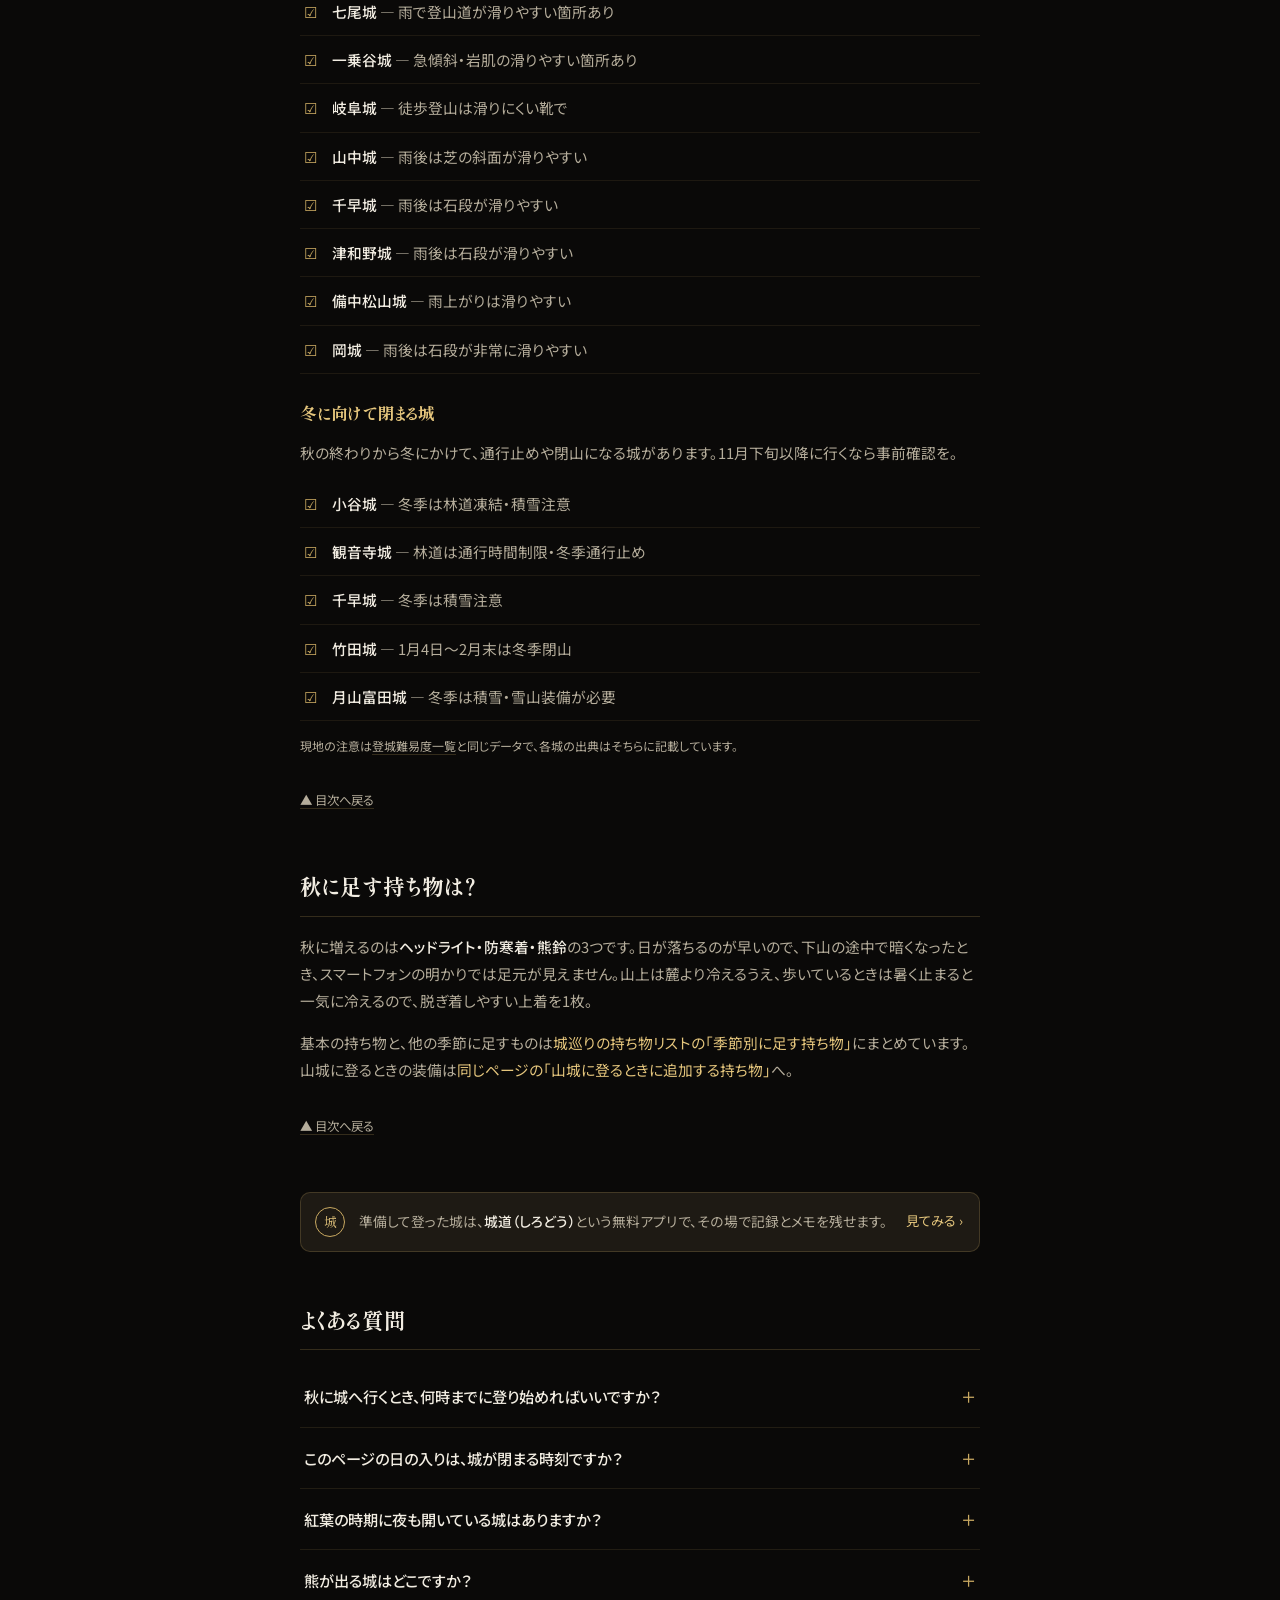
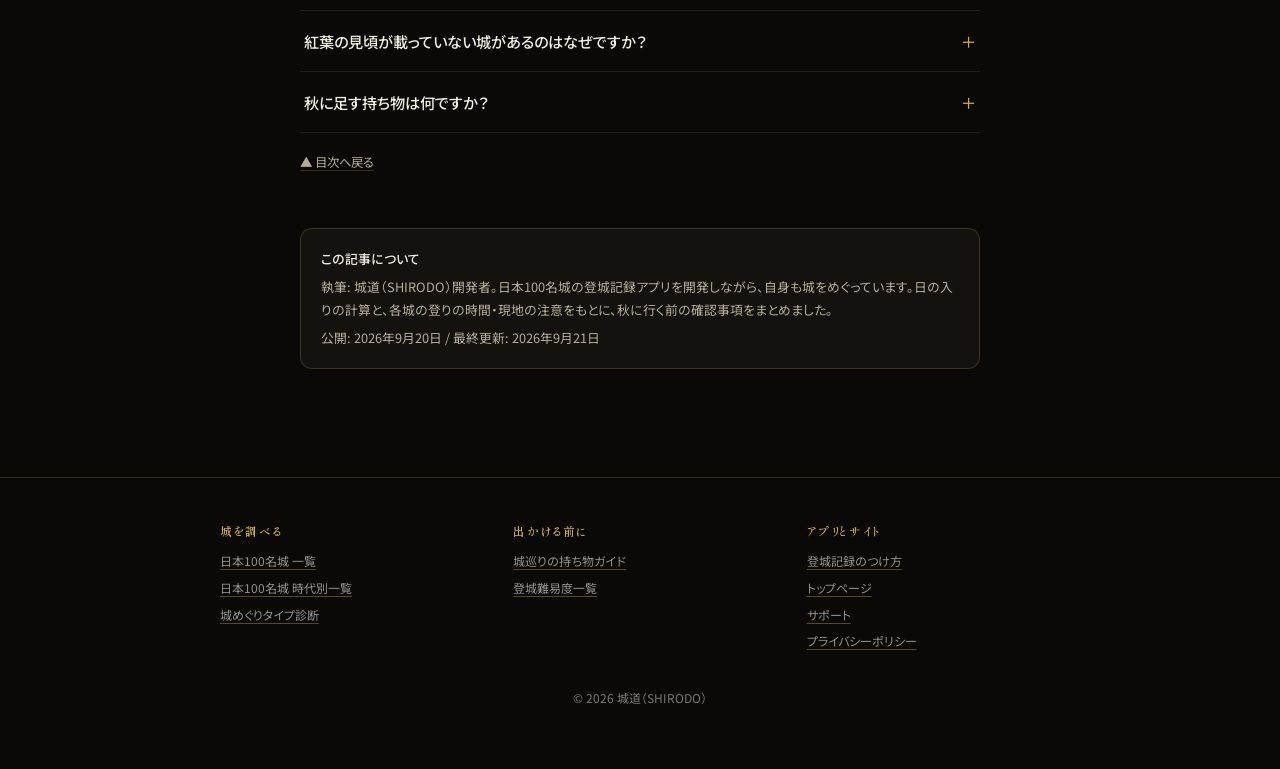
<file: guide/koyo/index.html>
<!DOCTYPE html>
<!-- 自動生成ファイル: scripts/gen_koyo.py の出力。直接編集しないこと。編集はスクリプト側で行い、再生成する（確認: python3 scripts/gen_koyo.py --check） -->
<html lang="ja">
<head>
<meta charset="UTF-8">
<meta name="viewport" content="width=device-width, initial-scale=1.0, viewport-fit=cover">
<title>秋の城巡りで気をつけることは？｜日没・熊・紅葉の見頃 | 城道（SHIRODO）</title>
<meta name="description" content="秋に城へ行く前に確認することを、日没・熊・紅葉の見頃・冬季閉鎖の4つでまとめました。日の入りから逆算した「登り始めの締切」を山城ごとに掲載。登城記録アプリ城道（SHIRODO）のガイド。">
<meta name="robots" content="index, follow">
<link rel="canonical" href="https://shirodo.com/guide/koyo/">
<meta property="og:title" content="秋の城巡りで気をつけることは？｜日没・熊・紅葉の見頃">
<meta property="og:description" content="秋に城へ行く前に確認することを、日没・熊・紅葉の見頃・冬季閉鎖の4つでまとめました。">
<meta property="og:image" content="https://shirodo.com/assets/kumamoto-castle.jpg">
<meta property="og:url" content="https://shirodo.com/guide/koyo/">
<meta property="og:type" content="article">
<meta property="og:site_name" content="城道（SHIRODO）">
<meta property="og:locale" content="ja_JP">
<meta name="twitter:card" content="summary_large_image">
<meta name="twitter:title" content="秋の城巡りで気をつけることは？｜日没・熊・紅葉の見頃">
<meta name="twitter:description" content="秋に城へ行く前に確認することを、日没・熊・紅葉の見頃・冬季閉鎖の4つでまとめました。">
<meta name="twitter:image" content="https://shirodo.com/assets/kumamoto-castle.jpg">
<script type="application/ld+json">
{
 "@context": "https://schema.org",
 "@type": "BreadcrumbList",
 "itemListElement": [
  {"@type": "ListItem", "position": 1, "name": "城道（SHIRODO）", "item": "https://shirodo.com/"},
  {"@type": "ListItem", "position": 2, "name": "秋の城巡りで気をつけること", "item": "https://shirodo.com/guide/koyo/"}
 ]
}
</script>
<script type="application/ld+json">
{
 "@context": "https://schema.org",
 "@type": "Article",
 "headline": "秋の城巡りで気をつけることは？｜日没・熊・紅葉の見頃",
 "description": "秋に城へ行く前に確認することを、日没・熊・紅葉の見頃・冬季閉鎖の4つでまとめたガイド。",
 "inLanguage": "ja-JP",
 "datePublished": "2026-09-20",
 "dateModified": "2026-09-21",
 "author": {"@type": "Person", "@id": "https://shirodo.com/#author", "name": "城道（SHIRODO）開発者", "url": "https://shirodo.com/"},
 "publisher": {"@type": "Organization", "name": "城道（SHIRODO）", "url": "https://shirodo.com/"},
 "mainEntityOfPage": "https://shirodo.com/guide/koyo/",
 "image": "https://shirodo.com/assets/kumamoto-castle.jpg"
}
</script>
<script type="application/ld+json">
{
 "@context": "https://schema.org",
 "@type": "FAQPage",
 "inLanguage": "ja-JP",
 "mainEntity": [
  {"@type": "Question", "name": "秋に城へ行くとき、何時までに登り始めればいいですか？", "acceptedAnswer": {"@type": "Answer", "text": "日の入りから、登り・見学・下りの合計を引いた時刻が目安です。このページでは見学60分、下りは登りの70%（端数は切り上げ）として計算した「登り始めの締切」を16城ぶん載せています。ただしバス・リフト・ロープウェーを使う城は、その最終便の方が先に締切になります。また表の数字は最も楽な経路で登った場合のもので、麓から歩く場合は締切がさらに早まります。"}},
  {"@type": "Question", "name": "このページの日の入りは、城が閉まる時刻ですか？", "acceptedAnswer": {"@type": "Answer", "text": "いいえ、別のものです。日の入りは城の緯度経度から計算した天文的な日没時刻で、天守や資料館の閉館時刻はそれよりずっと早いのが普通です。逆にライトアップをしている城では、日没後が見どころになります。営業時間は各城の公式でご確認ください。"}},
  {"@type": "Question", "name": "紅葉の時期に夜も開いている城はありますか？", "acceptedAnswer": {"@type": "Answer", "text": "夜に開くことが確認できているのは4城、うち公式が2026年の日程を公表しているのは3城です。弘前城・彦根城・姫路城は紅葉に合わせて閉門を延ばし、人吉城は石垣を照らしています。ただし掲載しているのはその年の日程で、毎年変わります。また夜に開くのは天守ではなく庭園側だけということもあるので、出かける前に公式でご確認ください。"}},
  {"@type": "Question", "name": "熊が出る城はどこですか？", "acceptedAnswer": {"@type": "Answer", "text": "現地のクマ情報（注意の掲示・出没情報）が確認できているのは八王子城・春日山城・一乗谷城・小谷城・鳥取城・郡山城の6城です。記載のない城に熊が出ないという意味ではありません。出没状況は季節と年で変わるので、行く前に必ずその自治体の最新の出没情報を確認してください。"}},
  {"@type": "Question", "name": "紅葉の見頃が載っていない城があるのはなぜですか？", "acceptedAnswer": {"@type": "Answer", "text": "自治体・観光協会などが「例年の見頃」として公表している値が見つかった城だけを載せているためです。公表値が取れない城について、推測で見頃を書くことはしていません。"}},
  {"@type": "Question", "name": "秋に足す持ち物は何ですか？", "acceptedAnswer": {"@type": "Answer", "text": "ヘッドライト・防寒着・熊鈴が基本です。日が落ちるのが早いので、下山中に暗くなったときスマートフォンの明かりでは足元が見えません。詳しくは城巡りの持ち物リストの「季節別に足す持ち物」をご覧ください。"}}
 ]
}
</script>
<!-- shared:head -->
<meta name="apple-itunes-app" content="app-id=6781983836">
<link rel="icon" href="/favicon.ico" sizes="32x32">
<link rel="icon" type="image/png" href="/favicon.png" sizes="192x192">
<link rel="apple-touch-icon" href="/apple-touch-icon.png">
<link rel="preconnect" href="https://fonts.googleapis.com">
<link rel="preconnect" href="https://fonts.gstatic.com" crossorigin>
<link rel="stylesheet" href="https://fonts.googleapis.com/css2?family=Noto+Serif+JP:wght@400;500;600;700&family=Noto+Sans+JP:wght@400;500;700&family=Shippori+Mincho:wght@500;600;700&display=swap">
<link rel="stylesheet" href="/assets/site.css?v=2f1d0cd4">
<!-- /shared:head -->

<style>
  :root {
    --vermilion: #b0402c;
  }

  main { max-width: 720px; margin: 0 auto; padding: 110px 20px 60px; }

  h1 { font-family: var(--f-serif); font-size: 1.75rem; line-height: 1.5; margin-bottom: 10px; }
  .lead-answer strong { color: var(--washi); font-weight: 700; }

  .toc {
    background: var(--sumi-2); border: 1px solid var(--line); border-radius: 12px;
    padding: 20px 24px; margin-bottom: 48px;
    scroll-margin-top: 76px;
  }
  .toc-title {
    font-family: var(--f-serif); font-size: 0.9rem; color: var(--gold);
    letter-spacing: 0.2em; margin-bottom: 10px;
  }
  .toc a { display: block; padding: 9px 2px; font-size: 0.9rem; color: var(--washi); }
  .toc a:hover { color: var(--gold-bright); }

  section { margin-bottom: 52px; scroll-margin-top: 76px; }
  h2 { font-family: var(--f-serif); font-size: 1.35rem; margin-bottom: 16px; padding-bottom: 10px; border-bottom: 1px solid var(--line); }
  .h2-sub { font-size: 0.72rem; color: var(--washi-dim); font-family: var(--f-sans); font-weight: 400; }
  h3 { font-family: var(--f-serif); font-size: 1.05rem; color: var(--gold-bright); margin: 24px 0 10px; }
  p { font-size: 0.92rem; color: var(--washi-dim); margin-bottom: 14px; }
  p strong, li strong { color: var(--washi); font-weight: 500; }
  .src-note { font-size: 0.75rem; }

  .checklist { list-style: none; margin-bottom: 14px; }
  .checklist li {
    position: relative; padding: 10px 4px 10px 32px; font-size: 0.92rem; color: var(--washi-dim);
    border-bottom: 1px solid rgba(201,169,97,0.1);
  }
  .checklist li::before {
    content: "☑"; position: absolute; left: 4px; color: var(--gold);
  }

  /* 締切の式。数字ではなく考え方を渡す */
  .formula {
    font-family: var(--f-serif); font-size: 0.95rem; color: var(--washi);
    padding: 16px 18px; margin: 18px 0 14px;
    background: var(--sumi-2); border-left: 3px solid var(--gold); border-radius: 0 10px 10px 0;
    line-height: 1.9;
  }
  .formula b { color: var(--gold-bright); font-weight: 500; }

  /* 注意ブロック。.lead-answer と同じ形で色だけ朱にする（サイトの既存の書式に合わせる） */
  .caution {
    padding: 16px 18px; margin: 20px 0 14px;
    background: var(--sumi-2); border-left: 3px solid var(--vermilion); border-radius: 0 10px 10px 0;
  }
  .caution::before {
    content: "注意"; display: block;
    font-family: var(--f-serif); font-size: 0.72rem; letter-spacing: 0.18em;
    color: #d98a77; margin-bottom: 8px;
  }
  .caution p { font-size: 0.88rem; }
  .caution p:last-child { margin-bottom: 0; }

  .tbl-wrap { overflow-x: auto; margin: 20px 0 8px; }
  .ctable { border-collapse: collapse; width: 100%; font-size: 0.82rem; }
  .ctable thead th {
    font-family: var(--f-serif); font-weight: 500; font-size: 0.75rem; letter-spacing: 0.1em;
    color: var(--gold); text-align: left; padding: 8px 14px 8px 2px;
    border-bottom: 1px solid var(--line);
    white-space: nowrap;
  }
  .ctable tbody td {
    padding: 13px 14px 13px 2px; border-bottom: 1px solid rgba(201,169,97,0.1);
    color: var(--washi-dim); vertical-align: top;
    font-variant-numeric: tabular-nums;
  }
  .ctable tbody tr:last-child td { border-bottom: none; }
  .ctable td.cname { font-family: var(--f-serif); color: var(--washi); font-size: 0.95rem; min-width: 130px; }
  .ctable td.cname .pref { display: block; font-size: 0.65rem; color: var(--washi-dim); font-family: var(--f-sans); }
  .ctable td.stat { white-space: nowrap; color: var(--washi); }
  .ctable td.limit b { font-family: var(--f-serif); font-size: 1.05rem; color: var(--gold-bright); font-weight: 500; }
  .ctable td.peak b { color: var(--washi); font-weight: 500; }
  .ctable td.note-cell { font-size: 0.76rem; }
  .ctable .warn { color: #d98a77; }
  .ctable td.src { font-size: 0.7rem; white-space: nowrap; }
  .ctable td.src a { color: var(--washi-dim); text-decoration: underline; text-underline-offset: 3px; text-decoration-color: var(--line); }
  .tbl-cap { font-size: 0.72rem; color: var(--washi-dim); margin-top: 10px; }
  @media (max-width: 619px) {
    /* 見出しの補足が「— 日 / の入りからの逆算」と割れるので、狭い画面では行を分ける */
    .h2-sub { display: block; margin-top: 2px; }
    .ctable, .ctable tbody, .ctable tr, .ctable td { display: block; }
    .ctable thead { display: none; }
    .ctable tbody tr { padding: 16px 0; border-bottom: 1px solid rgba(201,169,97,0.1); }
    .ctable tbody td { padding: 0; border-bottom: none; }
    .ctable tbody tr:last-child { border-bottom: none; }
    .ctable td.cname { font-size: 1.05rem; }
    .ctable td.stat { display: inline-block; margin: 4px 16px 0 0; }
    .ctable td.stat::before { content: attr(data-k); font-size: 0.68rem; letter-spacing: 0.12em; color: var(--gold); margin-right: 6px; }
    .ctable td.note-cell, .ctable td.src { margin-top: 6px; white-space: normal; }
  }

  .faq-item { border-bottom: 1px solid rgba(201,169,97,0.12); }
  .faq-item summary {
    cursor: pointer; padding: 16px 4px; font-size: 0.95rem; font-weight: 500;
    list-style: none; position: relative; padding-right: 28px; color: var(--washi);
  }
  .faq-item summary::after {
    content: "＋"; position: absolute; right: 4px; top: 16px; color: var(--gold);
  }
  .faq-body { padding: 0 4px 18px; font-size: 0.88rem; color: var(--washi-dim); }

  @media (min-width: 720px) {
    h1 { font-size: 2.1rem; }
  }
</style>
<!-- shared:scripts -->
<script defer src="/assets/analytics.js"></script>
<script defer src="/assets/appstore-qr.js"></script>
<!-- /shared:scripts -->
</head>
<body>

<!-- shared:nav -->
<nav class="nav">
  <a class="nav-brand" href="/">城道<small>SHIRODO</small></a>
  <a class="nav-cta" href="https://apps.apple.com/app/id6781983836">アプリ入手</a>
</nav>
<!-- /shared:nav -->

<main>
  <p class="breadcrumb"><a href="/">城道（SHIRODO）</a> › 秋の城巡りで気をつけること</p>

  <h1>秋の城巡りで気をつけることは？<br>日没・熊・紅葉の見頃</h1>
  <p class="article-meta">更新日: 2026年9月21日 · 執筆: 城道（SHIRODO）開発者</p>

  <div class="lead-answer">
    <p style="margin-bottom:0">秋の城で、日の入りは<strong>「締切」にも「開演」にもなります</strong>。山を登る城では引き返す時刻であり、ライトアップのある城では本番の始まりです。11月10日の日の入りは根室半島チャシ跡群で16:00、首里城で17:43と、同じ日でも103分ちがいます。このページは、秋に城へ行く前に確認しておくことを、<strong>日の入り・熊・紅葉の見頃・夜間開園・冬季閉鎖</strong>の5つにまとめたものです。</p>
  </div>

  <nav class="toc" id="toc" aria-label="目次">
    <p class="toc-title">目 次</p>
    <ol>
      <li><a href="#diff">秋の城は、夏と何が違う？</a></li>
      <li><a href="#deadline">何時までに登り始めればいい？</a></li>
      <li><a href="#kuma">熊が出る城はある？</a></li>
      <li><a href="#koyo">紅葉の見頃はいつ？</a></li>
      <li><a href="#yakan">夜も開いている城はある？</a></li>
      <li><a href="#caution">秋に注意がいる城はどこ？</a></li>
      <li><a href="#mochimono">秋に足す持ち物は？</a></li>
      <li><a href="#faq">よくある質問</a></li>
    </ol>
  </nav>

  <section id="diff">
    <h2>秋の城は、夏と何が違う？</h2>
    <p>大きいのは4つです。どれも<strong>歩いて登る城</strong>で強く効きます。平地の城なら、気にするのは日の入りと休館日だけで足ります。</p>
    <ul class="checklist">
      <li><strong>日が落ちるのが早い</strong> — 11月10日の日の入りは、100名城でいちばん早い根室半島チャシ跡群が16:00、いちばん遅い首里城が17:43。同じ日でも103分ちがう</li>
      <li><strong>熊の出没が増える</strong> — 冬眠前で活動が活発になる時期。人の少ない山城では特に注意が要る</li>
      <li><strong>落ち葉と雨で足元が滑る</strong> — 石段も土の道も滑りやすくなる。滑りやすさの記載がある城は9城</li>
      <li><strong>施設が冬の体制に入る</strong> — 開館時間が短くなる城や、冬季に閉鎖される区間がある。スタンプもこの中にある</li>
    </ul>
    <a class="back-to-toc" href="#toc">▲ 目次へ戻る</a>
  </section>

  <section id="deadline">
    <h2>何時までに登り始めればいい？ <span class="h2-sub">— 日の入りからの逆算</span></h2>
    <p>山城で起きて困るのは、<strong>下山の途中で暗くなること</strong>です。秋は日が落ちるのが早いので、着いた時刻ではなく「登り始めの締切」で判断してください。考え方はこれだけです。</p>
    <div class="formula">
      <b>登り始めの締切</b> ＝ 日の入り − 登りの時間 − 見学60分 − 下りの時間
    </div>
    <p>下りは登りの70%（端数は切り上げ）として計算しています。見学の60分は城の規模で変わるので、大きな城では増やしてください。登りが20分以上の16城について、締切の早い順に並べました。</p>
    <div class="tbl-wrap">
      <table class="ctable">
        <thead>
          <tr><th>城</th><th>日の入り</th><th>登り</th><th>下り</th><th>登り始めの締切</th><th>麓から歩く場合（締切はさらに早まる）</th></tr>
        </thead>
        <tbody>
          <tr>
            <td class="cname">八王子城<span class="pref">東京都</span></td>
            <td class="stat" data-k="日の入り">16:41</td>
            <td class="stat" data-k="登り">40分</td>
            <td class="stat" data-k="下り">28分</td>
            <td class="stat limit" data-k="登り始めの締切"><b>14:33</b></td>
            <td class="note-cell">平坦な御主殿コースなら約15〜20分（軽装可）</td>
          </tr>
          <tr>
            <td class="cname">一乗谷城<span class="pref">福井県</span></td>
            <td class="stat" data-k="日の入り">16:53</td>
            <td class="stat" data-k="登り">40分</td>
            <td class="stat" data-k="下り">28分</td>
            <td class="stat limit" data-k="登り始めの締切"><b>14:45</b></td>
            <td class="note-cell">館跡からの各ルートは片道40〜75分</td>
          </tr>
          <tr>
            <td class="cname">春日山城<span class="pref">新潟県</span></td>
            <td class="stat" data-k="日の入り">16:43</td>
            <td class="stat" data-k="登り">30分</td>
            <td class="stat" data-k="下り">21分</td>
            <td class="stat limit" data-k="登り始めの締切"><b>14:52</b></td>
            <td class="note-cell">春日山駅からは通算約70分</td>
          </tr>
          <tr>
            <td class="cname">鳥取城<span class="pref">鳥取県</span></td>
            <td class="stat" data-k="日の入り">17:02</td>
            <td class="stat" data-k="登り">40分</td>
            <td class="stat" data-k="下り">28分</td>
            <td class="stat limit" data-k="登り始めの締切"><b>14:54</b></td>
            <td class="note-cell">—</td>
          </tr>
          <tr>
            <td class="cname">郡山城<span class="pref">広島県</span></td>
            <td class="stat" data-k="日の入り">17:09</td>
            <td class="stat" data-k="登り">40分</td>
            <td class="stat" data-k="下り">28分</td>
            <td class="stat limit" data-k="登り始めの締切"><b>15:01</b></td>
            <td class="note-cell">—</td>
          </tr>
          <tr>
            <td class="cname">小谷城<span class="pref">滋賀県</span></td>
            <td class="stat" data-k="日の入り">16:53</td>
            <td class="stat" data-k="登り">30分</td>
            <td class="stat" data-k="下り">21分</td>
            <td class="stat limit" data-k="登り始めの締切"><b>15:02</b></td>
            <td class="note-cell">麓から徒歩なら計約70分</td>
          </tr>
          <tr>
            <td class="cname">大野城<span class="pref">福岡県</span></td>
            <td class="stat" data-k="日の入り">17:20</td>
            <td class="stat" data-k="登り">45分</td>
            <td class="stat" data-k="下り">32分</td>
            <td class="stat limit" data-k="登り始めの締切"><b>15:03</b></td>
            <td class="note-cell">公共交通ならバス停から徒歩60分でセンター着</td>
          </tr>
          <tr>
            <td class="cname">安土城<span class="pref">滋賀県</span></td>
            <td class="stat" data-k="日の入り">16:55</td>
            <td class="stat" data-k="登り">30分</td>
            <td class="stat" data-k="下り">21分</td>
            <td class="stat limit" data-k="登り始めの締切"><b>15:04</b></td>
            <td class="note-cell">—</td>
          </tr>
          <tr>
            <td class="cname">千早城<span class="pref">大阪府</span></td>
            <td class="stat" data-k="日の入り">16:58</td>
            <td class="stat" data-k="登り">25分</td>
            <td class="stat" data-k="下り">18分</td>
            <td class="stat limit" data-k="登り始めの締切"><b>15:15</b></td>
            <td class="note-cell">—</td>
          </tr>
          <tr>
            <td class="cname">月山富田城<span class="pref">島根県</span></td>
            <td class="stat" data-k="日の入り">17:06</td>
            <td class="stat" data-k="登り">30分</td>
            <td class="stat" data-k="下り">21分</td>
            <td class="stat limit" data-k="登り始めの締切"><b>15:15</b></td>
            <td class="note-cell">麓の歴史資料館からは片道約60分</td>
          </tr>
          <tr>
            <td class="cname">観音寺城<span class="pref">滋賀県</span></td>
            <td class="stat" data-k="日の入り">16:55</td>
            <td class="stat" data-k="登り">20分</td>
            <td class="stat" data-k="下り">14分</td>
            <td class="stat limit" data-k="登り始めの締切"><b>15:21</b></td>
            <td class="note-cell">麓からは石段の表参道で約60分</td>
          </tr>
          <tr>
            <td class="cname">高取城<span class="pref">奈良県</span></td>
            <td class="stat" data-k="日の入り">16:57</td>
            <td class="stat" data-k="登り">20分</td>
            <td class="stat" data-k="下り">14分</td>
            <td class="stat limit" data-k="登り始めの締切"><b>15:23</b></td>
            <td class="note-cell">壺阪山駅から大手道は約2時間・標高差約460m</td>
          </tr>
          <tr>
            <td class="cname">竹田城<span class="pref">兵庫県</span></td>
            <td class="stat" data-k="日の入り">17:00</td>
            <td class="stat" data-k="登り">20分</td>
            <td class="stat" data-k="下り">14分</td>
            <td class="stat limit" data-k="登り始めの締切"><b>15:26</b></td>
            <td class="note-cell">麓の駅裏登山道からは約40分</td>
          </tr>
          <tr>
            <td class="cname">備中松山城<span class="pref">岡山県</span></td>
            <td class="stat" data-k="日の入り">17:06</td>
            <td class="stat" data-k="登り">20分</td>
            <td class="stat" data-k="下り">14分</td>
            <td class="stat limit" data-k="登り始めの締切"><b>15:32</b></td>
            <td class="note-cell">城見橋公園から徒歩なら約50分</td>
          </tr>
          <tr>
            <td class="cname">津和野城<span class="pref">島根県</span></td>
            <td class="stat" data-k="日の入り">17:13</td>
            <td class="stat" data-k="登り">20分</td>
            <td class="stat" data-k="下り">14分</td>
            <td class="stat limit" data-k="登り始めの締切"><b>15:39</b></td>
            <td class="note-cell">徒歩のみなら急勾配を約40分</td>
          </tr>
          <tr>
            <td class="cname">岡城<span class="pref">大分県</span></td>
            <td class="stat" data-k="日の入り">17:17</td>
            <td class="stat" data-k="登り">20分</td>
            <td class="stat" data-k="下り">14分</td>
            <td class="stat limit" data-k="登り始めの締切"><b>15:43</b></td>
            <td class="note-cell">豊後竹田駅から駐車場まで徒歩約35分</td>
          </tr>
        </tbody>
      </table>
    </div>
    <p class="tbl-cap">日の入りは11月10日・各城の緯度経度からの計算値です（大気差を含む天文的な日没。地形による稜線の影は考慮していません）。「登り」は<a href="/guide/level/">登城難易度一覧</a>と同じ、最も楽な経路での登り徒歩時間です。</p>
    <div class="caution">
      <p><strong>この締切は、施設が閉まる時刻ではありません。</strong>天守や資料館は日の入りよりずっと早く閉まります。バス・リフト・ロープウェーを使う城では、その最終便の方が先に締切になります。</p>
      <p>また<strong>表の締切は、最も楽な経路で登った場合の数字</strong>です。麓から歩く場合は、その差のぶんだけ早まります。高取城は壺阪山駅から大手道を歩くと登りが約2時間になるので、表より1時間半以上早い計算になります。</p>
      <p>行く前に、各城の公式で運行時間と開館時間を確認してください。</p>
    </div>
    <a class="back-to-toc" href="#toc">▲ 目次へ戻る</a>
  </section>

  <section id="kuma">
    <h2>熊が出る城はある？ <span class="h2-sub">— 現地のクマ情報が確認できている城</span></h2>
    <p>秋は冬眠前で、熊の活動がもっとも活発になる時期です。調査済みの城のうち、<strong>現地のクマ情報（注意の掲示・出没情報・熊鈴の貸出）が確認できているのは6城</strong>です。</p>
    <div class="tbl-wrap">
      <table class="ctable">
        <thead>
          <tr><th>城</th><th>現地のクマ情報</th></tr>
        </thead>
        <tbody>
          <tr>
            <td class="cname">八王子城<span class="pref">東京都</span></td>
            <td class="note-cell warn">ツキノワグマ出没エリア・鈴を推奨</td>
          </tr>
          <tr>
            <td class="cname">春日山城<span class="pref">新潟県</span></td>
            <td class="note-cell warn">クマ注意・市が熊鈴を無料貸出</td>
          </tr>
          <tr>
            <td class="cname">一乗谷城<span class="pref">福井県</span></td>
            <td class="note-cell warn">クマ注意・熊鈴の貸出あり</td>
          </tr>
          <tr>
            <td class="cname">小谷城<span class="pref">滋賀県</span></td>
            <td class="note-cell warn">クマ出没注意の看板あり</td>
          </tr>
          <tr>
            <td class="cname">鳥取城<span class="pref">鳥取県</span></td>
            <td class="note-cell warn">クマ注意の掲示あり・熊鈴推奨</td>
          </tr>
          <tr>
            <td class="cname">郡山城<span class="pref">広島県</span></td>
            <td class="note-cell warn">クマ出没情報あり・熊鈴推奨</td>
          </tr>
        </tbody>
      </table>
    </div>
    <p>熊鈴を着け、朝夕の薄暗い時間帯を避け、単独行動を控えてください。人の少ない山城ほど注意が要ります。</p>
    <div class="caution">
      <p>記載のない城に熊が出ないという意味ではありません。これは「調査時点で現地にその情報があった」という記録であって、今年の出没状況ではありません。</p>
      <p><strong>出没情報は毎年変わります。行く前に必ず、その都道府県が出している最新の出没情報を確認してください。</strong></p>
    </div>
    <a class="back-to-toc" href="#toc">▲ 目次へ戻る</a>
  </section>

  <section id="koyo">
    <h2>紅葉の見頃はいつ？</h2>
    <p>自治体・観光協会・城の公式サイトが<strong>「例年の見頃」として公表している値</strong>を確認できた27城です。見頃の早い順に並べています。公表値が取れない城について、推測で見頃を書くことはしていません。</p>
    <p><strong>100名城すべての紅葉を調べたわけではありません。ここに無い城は「紅葉がない」ではなく「自治体・観光協会・城の公式サイトが公表している例年の見頃を確認できていない」という意味です。</strong></p>
    <p>また、城そのものではなく<strong>隣接する庭園や公園の値</strong>であることがあります（姫路城なら好古園、岡山城なら後楽園、一乗谷城なら麓の朝倉氏遺跡）。どこの見頃かは「見どころ」の欄に書いています。</p>
    <p><strong>※見頃は目安です。その年の天候で前後しますのでご注意ください。</strong>出かける前に、その年の色づき情報をあわせてご確認ください。</p>
    <div class="tbl-wrap">
      <table class="ctable">
        <thead>
          <tr><th>城</th><th>例年の見頃</th><th>見どころ</th><th>出典</th></tr>
        </thead>
        <tbody>
          <tr>
            <td class="cname">五稜郭<span class="pref">北海道</span></td>
            <td class="stat peak" data-k="例年の見頃"><b>10月中旬ごろ〜</b></td>
            <td class="note-cell">五稜郭公園。出典は見頃の始まりだけを示していて、終わりの時期は示していない<br>樹種: サクラ・カエデ・ツツジ</td>
            <td class="src"><a href="https://www.hakobura.jp/features/254" rel="nofollow noopener" target="_blank">はこぶら（函館市公式観光情報サイト）</a><br>2026-09-20 確認</td>
          </tr>
          <tr>
            <td class="cname">春日山城<span class="pref">新潟県</span></td>
            <td class="stat peak" data-k="例年の見頃"><b>10月中旬〜10月下旬</b></td>
            <td class="note-cell">春日山城跡にある春日山神社の値。二の丸跡の一本イチョウは11月下旬〜12月下旬と、同じ城跡でもひと月ずれる</td>
            <td class="src"><a href="https://niigata-kankou.or.jp/season/autumn_leaves" rel="nofollow noopener" target="_blank">にいがた観光ナビ（新潟県観光協会）</a><br>2026-09-20 確認</td>
          </tr>
          <tr>
            <td class="cname">盛岡城<span class="pref">岩手県</span></td>
            <td class="stat peak" data-k="例年の見頃"><b>10月下旬〜11月上旬</b></td>
            <td class="note-cell">盛岡城跡公園（岩手公園）。建物は残っておらず、色づくのは石垣の上</td>
            <td class="src"><a href="https://iwatetabi.jp/spots/5300/" rel="nofollow noopener" target="_blank">いわての旅（岩手県観光協会）</a><br>2026-09-20 確認</td>
          </tr>
          <tr>
            <td class="cname">会津若松城<span class="pref">福島県</span></td>
            <td class="stat peak" data-k="例年の見頃"><b>10月下旬〜11月上旬</b></td>
            <td class="note-cell">鶴ヶ城公園</td>
            <td class="src"><a href="https://www.aizukanko.com/feature/koyou2024/kouyouspot" rel="nofollow noopener" target="_blank">会津若松観光ナビ（会津若松市公式観光サイト）</a><br>2026-09-20 確認</td>
          </tr>
          <tr>
            <td class="cname">上田城<span class="pref">長野県</span></td>
            <td class="stat peak" data-k="例年の見頃"><b>10月下旬〜11月中旬</b></td>
            <td class="note-cell">上田城跡公園。堀の周りと、二の丸橋の下のけやき並木<br>樹種: サクラ・ケヤキ・モミジ・イチョウ</td>
            <td class="src"><a href="https://ueda-kanko.or.jp/blog/kouyouspot5/" rel="nofollow noopener" target="_blank">信州上田観光協会</a><br>2026-09-20 確認</td>
          </tr>
          <tr>
            <td class="cname">小諸城<span class="pref">長野県</span></td>
            <td class="stat peak" data-k="例年の見頃"><b>10月下旬〜11月中旬</b></td>
            <td class="note-cell">小諸城址懐古園。400年の石垣が残る園内。1枚の葉が赤・緑・黄に色づく「三色もみじ」がある<br>樹種: ケヤキ・モミジ・カエデ</td>
            <td class="src"><a href="https://www.komoro-tour.jp/spot/castle/momiji/" rel="nofollow noopener" target="_blank">こもろ観光局</a><br>2026-09-20 確認</td>
          </tr>
          <tr>
            <td class="cname">松本城<span class="pref">長野県</span></td>
            <td class="stat peak" data-k="例年の見頃"><b>10月下旬〜11月上旬</b></td>
            <td class="note-cell">出典は国宝天守と紅葉の取り合わせを挙げるだけで、園内のどこが色づくかは書いていない<br>樹種: モミジ・カエデ</td>
            <td class="src"><a href="https://db.go-nagano.net/topics_detail6/id=16948" rel="nofollow noopener" target="_blank">Go NAGANO（長野県公式観光サイト）</a><br>2026-09-21 確認</td>
          </tr>
          <tr>
            <td class="cname">高遠城<span class="pref">長野県</span></td>
            <td class="stat peak" data-k="例年の見頃"><b>10月下旬〜11月中旬</b></td>
            <td class="note-cell">高遠城址公園。桜で知られる公園だが、秋はカエデが主役になる<br>樹種: モミジ・カエデ</td>
            <td class="src"><a href="https://www.inadanikankou.jp/spot/page/id=878" rel="nofollow noopener" target="_blank">長野伊那谷観光局</a><br>2026-09-20 確認</td>
          </tr>
          <tr>
            <td class="cname">二本松城<span class="pref">福島県</span></td>
            <td class="stat peak" data-k="例年の見頃"><b>11月上旬</b></td>
            <td class="note-cell">霞ヶ城公園（二本松城跡）</td>
            <td class="src"><a href="https://www.nihonmatsu-kanko.jp/?p=672" rel="nofollow noopener" target="_blank">二本松市観光連盟</a><br>2026-09-20 確認</td>
          </tr>
          <tr>
            <td class="cname">岩村城<span class="pref">岐阜県</span></td>
            <td class="stat peak" data-k="例年の見頃"><b>11月上旬〜11月中旬</b></td>
            <td class="note-cell">登城口の城山城址公園から本丸まで約800m、石畳の道沿いが色づく</td>
            <td class="src"><a href="https://www.kankou-ena.jp/731.php" rel="nofollow noopener" target="_blank">恵那市観光協会</a><br>2026-09-20 確認</td>
          </tr>
          <tr>
            <td class="cname">松阪城<span class="pref">三重県</span></td>
            <td class="stat peak" data-k="例年の見頃"><b>11月上旬〜12月中旬</b></td>
            <td class="note-cell">松坂城跡（松阪公園）。銀杏の黄色と紅葉の赤が石垣と合わさる。出典は市内5か所の紅葉の名所に同じ期間をまとめて示していて、松坂城跡だけの値ではない（2021年の記事）<br>樹種: イチョウ・モミジ</td>
            <td class="src"><a href="https://matsusaka-info.jp/report/detail/matsusakaaki.html" rel="nofollow noopener" target="_blank">ワクワク松阪（松阪市観光インフォメーションサイト）</a><br>2026-09-21 確認</td>
          </tr>
          <tr>
            <td class="cname">人吉城<span class="pref">熊本県</span></td>
            <td class="stat peak" data-k="例年の見頃"><b>11月上旬〜11月中旬</b></td>
            <td class="note-cell">人吉城跡の周り、球磨川の沿岸<br>ライトアップ: 日没〜22:00</td>
            <td class="src"><a href="https://kumamoto.guide/spots/detail/12576" rel="nofollow noopener" target="_blank">くまもっと（熊本県公式観光サイト）</a><br>2026-09-20 確認</td>
          </tr>
          <tr>
            <td class="cname">佐倉城<span class="pref">千葉県</span></td>
            <td class="stat peak" data-k="例年の見頃"><b>11月中旬〜12月中旬</b></td>
            <td class="note-cell">佐倉城址公園。天守跡や空堀が残り、その周りが色づく。見頃の幅が1か月と長い</td>
            <td class="src"><a href="https://maruchiba.jp/event/detail_14054.html" rel="nofollow noopener" target="_blank">ちば観光ナビ（千葉県公式観光サイト）</a><br>2026-09-20 確認</td>
          </tr>
          <tr>
            <td class="cname">金沢城<span class="pref">石川県</span></td>
            <td class="stat peak" data-k="例年の見頃"><b>11月中旬〜11月下旬</b></td>
            <td class="note-cell">金沢城公園と玉泉院丸庭園。隣の兼六園も同じ時期<br>樹種: カエデ・サクラ・ブナ・スダジイ</td>
            <td class="src"><a href="https://www.kanazawa-kankoukyoukai.or.jp/article/detail_152.html" rel="nofollow noopener" target="_blank">金沢旅物語（金沢市観光協会）</a><br>2026-09-20 確認</td>
          </tr>
          <tr>
            <td class="cname">岐阜城<span class="pref">岐阜県</span></td>
            <td class="stat peak" data-k="例年の見頃"><b>11月中旬〜11月下旬</b></td>
            <td class="note-cell">岐阜公園から金華山、山上の岐阜城までの一帯</td>
            <td class="src"><a href="https://www.kankou-gifu.jp/spot/detail_1150.html" rel="nofollow noopener" target="_blank">岐阜県観光公式サイト</a><br>2026-09-20 確認</td>
          </tr>
          <tr>
            <td class="cname">名古屋城<span class="pref">愛知県</span></td>
            <td class="stat peak" data-k="例年の見頃"><b>11月中旬〜11月下旬</b></td>
            <td class="note-cell">見頃の対象は城の北側にある名城公園。城内ではない<br>樹種: イチョウ・トウカエデ・イロハモミジ・オオモミジ・ソメイヨシノ</td>
            <td class="src"><a href="https://www.nagoya-info.jp/feature/detail/71/" rel="nofollow noopener" target="_blank">名古屋コンシェルジュ（名古屋市観光情報）</a><br>2026-09-20 確認</td>
          </tr>
          <tr>
            <td class="cname">岡崎城<span class="pref">愛知県</span></td>
            <td class="stat peak" data-k="例年の見頃"><b>11月中旬〜12月上旬</b></td>
            <td class="note-cell">岡崎城公園。出典は市内3か所の代表スポットにまとめて例年の見頃を示していて、岡崎城公園だけの値ではない。ライトアップは同じ出典が東公園のものとしている<br>樹種: モミジ</td>
            <td class="src"><a href="https://www.city.okazaki.lg.jp/faq/004/154/p031255.html" rel="nofollow noopener" target="_blank">岡崎市ヘルプポータル（岡崎市公式）</a><br>2026-09-21 確認</td>
          </tr>
          <tr>
            <td class="cname">伊賀上野城<span class="pref">三重県</span></td>
            <td class="stat peak" data-k="例年の見頃"><b>11月中旬〜11月下旬</b></td>
            <td class="note-cell">伊賀上野城のある上野公園（伊賀市）全体の値<br>樹種: モミジ・イチョウ・サザンカ</td>
            <td class="src"><a href="https://www.kankomie.or.jp/topic/347" rel="nofollow noopener" target="_blank">観光三重（三重県観光連盟）</a><br>2026-09-20 確認</td>
          </tr>
          <tr>
            <td class="cname">二条城<span class="pref">京都府</span></td>
            <td class="stat peak" data-k="例年の見頃"><b>11月中旬〜12月上旬</b></td>
            <td class="note-cell">—</td>
            <td class="src"><a href="https://ja.kyoto.travel/flower/momiji/single.php?flower_id=1207" rel="nofollow noopener" target="_blank">京都観光Navi（京都市観光協会）</a><br>2026-09-20 確認</td>
          </tr>
          <tr>
            <td class="cname">大阪城<span class="pref">大阪府</span></td>
            <td class="stat peak" data-k="例年の見頃"><b>11月中旬〜12月上旬</b></td>
            <td class="note-cell">大阪城公園。樹種で時期がずれ、モミジが11月中旬〜下旬、天守閣前などのイチョウは11月下旬〜12月上旬<br>樹種: イロハモミジ・イチョウ・フウ・ハゼ・サクラ</td>
            <td class="src"><a href="https://www.osakacastlepark.jp/autumnfes/map/" rel="nofollow noopener" target="_blank">大阪城パークセンター</a><br>2026-09-20 確認</td>
          </tr>
          <tr>
            <td class="cname">松江城<span class="pref">島根県</span></td>
            <td class="stat peak" data-k="例年の見頃"><b>11月中旬〜11月下旬</b></td>
            <td class="note-cell">松江城山公園。「もみじ谷」と呼ばれる一角がある<br>樹種: モミジ・イチョウ</td>
            <td class="src"><a href="https://www.kankou-matsue.jp/1214" rel="nofollow noopener" target="_blank">松江観光協会</a><br>2026-09-20 確認</td>
          </tr>
          <tr>
            <td class="cname">津山城<span class="pref">岡山県</span></td>
            <td class="stat peak" data-k="例年の見頃"><b>11月中旬〜11月下旬</b></td>
            <td class="note-cell">鶴山公園。石垣が高く、下から見上げる形になる</td>
            <td class="src"><a href="https://www.okayama-kanko.jp/season/momiji" rel="nofollow noopener" target="_blank">岡山観光WEB（岡山県観光連盟）</a><br>2026-09-20 確認</td>
          </tr>
          <tr>
            <td class="cname">岡山城<span class="pref">岡山県</span></td>
            <td class="stat peak" data-k="例年の見頃"><b>11月中旬〜12月上旬</b></td>
            <td class="note-cell">隣接する岡山後楽園の値。城そのものではなく庭園側</td>
            <td class="src"><a href="https://www.okayama-kanko.jp/season/momiji" rel="nofollow noopener" target="_blank">岡山観光WEB（岡山県観光連盟）</a><br>2026-09-20 確認</td>
          </tr>
          <tr>
            <td class="cname">丸亀城<span class="pref">香川県</span></td>
            <td class="stat peak" data-k="例年の見頃"><b>11月中旬〜11月下旬</b></td>
            <td class="note-cell">—</td>
            <td class="src"><a href="https://www.my-kagawa.jp/feature/kouyou/kouyou-spot" rel="nofollow noopener" target="_blank">うどん県旅ネット（香川県観光協会）</a><br>2026-09-20 確認</td>
          </tr>
          <tr>
            <td class="cname">岡城<span class="pref">大分県</span></td>
            <td class="stat peak" data-k="例年の見頃"><b>11月中旬〜11月下旬</b></td>
            <td class="note-cell">モミジが中心。断崖の上の石垣から見下ろす形になる<br>樹種: モミジ</td>
            <td class="src"><a href="https://www.visit-oita.jp/topics/detail/416" rel="nofollow noopener" target="_blank">ツーリズムおおいた（大分県観光情報公式サイト）</a><br>2026-09-20 確認</td>
          </tr>
          <tr>
            <td class="cname">犬山城<span class="pref">愛知県</span></td>
            <td class="stat peak" data-k="例年の見頃"><b>11月下旬〜12月上旬</b></td>
            <td class="note-cell">天守の前と、登閣道の石畳沿い</td>
            <td class="src"><a href="https://inuyama.gr.jp/season/momiji/" rel="nofollow noopener" target="_blank">犬山観光ナビ（犬山市観光協会）</a><br>2026-09-20 確認</td>
          </tr>
          <tr>
            <td class="cname">和歌山城<span class="pref">和歌山県</span></td>
            <td class="stat peak" data-k="例年の見頃"><b>11月下旬〜12月上旬</b></td>
            <td class="note-cell">城内の西之丸庭園（紅葉渓庭園）の値</td>
            <td class="src"><a href="https://www.wakayama-kanko.or.jp/events/detail_3873.html" rel="nofollow noopener" target="_blank">和歌山県公式観光サイト</a><br>2026-09-20 確認</td>
          </tr>
        </tbody>
      </table>
    </div>
    <p class="tbl-cap">備中松山城のように、自治体が毎年「色づき情報」を出している城もあります。</p>
    <a class="back-to-toc" href="#toc">▲ 目次へ戻る</a>
  </section>

  <section id="yakan">
    <h2>夜も開いている城はある？ <span class="h2-sub">— 2026年の日程</span></h2>
    <p>紅葉の時期に<strong>閉門を延ばして夜も開ける城</strong>があります。自治体・観光協会・庭園の公式サイトで確認できた4城で、うち<strong>2026年の日程を公式が公表しているのは3城</strong>です（人吉城は点灯の時間帯だけが公表されていて、期間の公表がありません）。ここに挙げた城では、日の入りは<strong>引き返す時刻ではなくなります</strong>。ただし点灯や開園の時刻は日の入りとは別に決まっていて一致しないので、表の「時間」欄でご確認ください。</p>
    <div class="caution">
      <p><strong>この表は「例年の見頃」ではなく、2026年のその年の日程です。</strong>見頃と違って日程は毎年変わり、公式も「例年◯月」という形では公表していません。</p>
      <p><strong>年が変われば日程も変わります。お出かけ前に必ず、出典欄の公式ページで今年の日程をご確認ください。</strong></p>
    </div>
    <div class="tbl-wrap">
      <table class="ctable">
        <thead>
          <tr><th>城</th><th>2026年の日程</th><th>時間</th><th>内容・場所</th><th>出典</th></tr>
        </thead>
        <tbody>
          <tr>
            <td class="cname">弘前城<span class="pref">青森県</span></td>
            <td class="stat" data-k="2026年の日程"><b>10月30日〜11月中旬</b></td>
            <td class="stat" data-k="時間">16:00〜21:00</td>
            <td class="note-cell">紅葉特別ライトアップ。弘前城菊と紅葉まつりは10月30日〜11月8日</td>
            <td class="src"><a href="https://www.hirosaki-kanko.or.jp/edit.html?id=cat02_autumn_momiji" rel="nofollow noopener" target="_blank">弘前観光コンベンション協会</a><br>2026-09-20 確認</td>
          </tr>
          <tr>
            <td class="cname">彦根城<span class="pref">滋賀県</span></td>
            <td class="stat" data-k="2026年の日程"><b>11月14日〜11月29日</b></td>
            <td class="stat" data-k="時間">18:00〜21:00（最終入場20:30）</td>
            <td class="note-cell">錦秋の玄宮園ライトアップ。会場は城の北側の名勝・玄宮園</td>
            <td class="src"><a href="https://www.hikoneshi.com/event/article/c/kinshu" rel="nofollow noopener" target="_blank">彦根観光協会</a><br>2026-09-20 確認</td>
          </tr>
          <tr>
            <td class="cname">姫路城<span class="pref">兵庫県</span></td>
            <td class="stat" data-k="2026年の日程"><b>11月17日〜12月6日</b></td>
            <td class="stat" data-k="時間">9:00〜20:00に開園を延長（最終入園19:30）</td>
            <td class="note-cell">好古園「紅葉会」。会場は天守ではなく隣接する西御屋敷跡庭園・好古園</td>
            <td class="src"><a href="https://www.himeji-machishin.jp/ryokka/kokoen/event_detail.php?eid=00012" rel="nofollow noopener" target="_blank">姫路市まちづくり振興機構（姫路市の指定管理）</a><br>2026-09-20 確認</td>
          </tr>
          <tr>
            <td class="cname">人吉城<span class="pref">熊本県</span></td>
            <td class="stat" data-k="2026年の日程"><b>公表なし</b></td>
            <td class="stat" data-k="時間">日没〜22:00</td>
            <td class="note-cell">石垣のライトアップ。対象は石垣のみ。期間は公表されていない</td>
            <td class="src"><a href="https://kumamoto.guide/spots/detail/12576" rel="nofollow noopener" target="_blank">くまもっと（熊本県公式観光サイト）</a><br>2026-09-20 確認</td>
          </tr>
        </tbody>
      </table>
    </div>
    <p class="tbl-cap">夜間開園は<strong>天守ではなく庭園側だけ</strong>ということがあります（彦根城なら玄宮園、姫路城なら好古園）。天守に登れる時刻とは別なので、あわせてご確認ください。</p>
    <a class="back-to-toc" href="#toc">▲ 目次へ戻る</a>
  </section>

  <section id="caution">
    <h2>秋に注意がいる城はどこ？ <span class="h2-sub">— 照明・足元・冬季閉鎖</span></h2>

    <h3>山中に照明がない城</h3>
    <p>暗くなってからでは下りられません。上の「登り始めの締切」を特に厳しく守ってください。</p>
    <ul class="checklist">
      <li><strong>金山城</strong> — 山中に照明なし・日没時刻に注意</li>
      <li><strong>山中城</strong> — 夜間入場禁止（照明なし）</li>
      <li><strong>郡山城</strong> — 外灯なし・日没前に下山</li>
    </ul>

    <h3>足元が滑りやすい城</h3>
    <p>秋は落ち葉が乗るぶん、雨の日でなくても滑ります。夏の所要時間どおりには歩けないと考えてください。</p>
    <ul class="checklist">
      <li><strong>春日山城</strong> — 雨後は土の道が滑りやすい</li>
      <li><strong>七尾城</strong> — 雨で登山道が滑りやすい箇所あり</li>
      <li><strong>一乗谷城</strong> — 急傾斜・岩肌の滑りやすい箇所あり</li>
      <li><strong>岐阜城</strong> — 徒歩登山は滑りにくい靴で</li>
      <li><strong>山中城</strong> — 雨後は芝の斜面が滑りやすい</li>
      <li><strong>千早城</strong> — 雨後は石段が滑りやすい</li>
      <li><strong>津和野城</strong> — 雨後は石段が滑りやすい</li>
      <li><strong>備中松山城</strong> — 雨上がりは滑りやすい</li>
      <li><strong>岡城</strong> — 雨後は石段が非常に滑りやすい</li>
    </ul>

    <h3>冬に向けて閉まる城</h3>
    <p>秋の終わりから冬にかけて、通行止めや閉山になる城があります。11月下旬以降に行くなら事前確認を。</p>
    <ul class="checklist">
      <li><strong>小谷城</strong> — 冬季は林道凍結・積雪注意</li>
      <li><strong>観音寺城</strong> — 林道は通行時間制限・冬季通行止め</li>
      <li><strong>千早城</strong> — 冬季は積雪注意</li>
      <li><strong>竹田城</strong> — 1月4日〜2月末は冬季閉山</li>
      <li><strong>月山富田城</strong> — 冬季は積雪・雪山装備が必要</li>
    </ul>
    <p class="src-note">現地の注意は<a href="/guide/level/">登城難易度一覧</a>と同じデータで、各城の出典はそちらに記載しています。</p>
    <a class="back-to-toc" href="#toc">▲ 目次へ戻る</a>
  </section>

  <section id="mochimono">
    <h2>秋に足す持ち物は？</h2>
    <p>秋に増えるのは<strong>ヘッドライト・防寒着・熊鈴</strong>の3つです。日が落ちるのが早いので、下山の途中で暗くなったとき、スマートフォンの明かりでは足元が見えません。山上は麓より冷えるうえ、歩いているときは暑く止まると一気に冷えるので、脱ぎ着しやすい上着を1枚。</p>
    <p>基本の持ち物と、他の季節に足すものは<a href="/guide/mochimono/#season">城巡りの持ち物リストの「季節別に足す持ち物」</a>にまとめています。山城に登るときの装備は<a href="/guide/mochimono/#yamajiro">同じページの「山城に登るときに追加する持ち物」</a>へ。</p>
    <a class="back-to-toc" href="#toc">▲ 目次へ戻る</a>
  </section>

  <div class="bridge-slot">
    <div class="bridge-chip">
      <span class="badge">城</span>
      <span class="text">準備して登った城は、<b>城道（しろどう）</b>という無料アプリで、その場で記録とメモを残せます。</span>
      <a href="https://apps.apple.com/app/id6781983836" class="arrow bridge-link bridge-link--koyo">見てみる ›</a>
    </div>
  </div>

  <section id="faq">
    <h2>よくある質問</h2>
    <details class="faq-item">
      <summary>秋に城へ行くとき、何時までに登り始めればいいですか？</summary>
      <div class="faq-body"><p style="margin-bottom:0">日の入りから、登り・見学・下りの合計を引いた時刻が目安です。このページでは見学60分、下りは登りの70%（端数は切り上げ）として計算した「登り始めの締切」を16城ぶん載せています。ただしバス・リフト・ロープウェーを使う城は、その最終便の方が先に締切になります。また表の数字は最も楽な経路で登った場合のもので、麓から歩く場合は締切がさらに早まります。</p></div>
    </details>
    <details class="faq-item">
      <summary>このページの日の入りは、城が閉まる時刻ですか？</summary>
      <div class="faq-body"><p style="margin-bottom:0">いいえ、別のものです。日の入りは城の緯度経度から計算した天文的な日没時刻で、天守や資料館の閉館時刻はそれよりずっと早いのが普通です。逆にライトアップをしている城では、日没後が見どころになります。営業時間は各城の公式でご確認ください。</p></div>
    </details>
    <details class="faq-item">
      <summary>紅葉の時期に夜も開いている城はありますか？</summary>
      <div class="faq-body"><p style="margin-bottom:0">夜に開くことが確認できているのは4城、うち公式が2026年の日程を公表しているのは3城です。弘前城・彦根城・姫路城は紅葉に合わせて閉門を延ばし、人吉城は石垣を照らしています。ただし掲載しているのはその年の日程で、毎年変わります。また夜に開くのは天守ではなく庭園側だけということもあるので、出かける前に公式でご確認ください。</p></div>
    </details>
    <details class="faq-item">
      <summary>熊が出る城はどこですか？</summary>
      <div class="faq-body"><p style="margin-bottom:0">現地のクマ情報（注意の掲示・出没情報）が確認できているのは八王子城・春日山城・一乗谷城・小谷城・鳥取城・郡山城の6城です。記載のない城に熊が出ないという意味ではありません。出没状況は季節と年で変わるので、行く前に必ずその自治体の最新の出没情報を確認してください。</p></div>
    </details>
    <details class="faq-item">
      <summary>紅葉の見頃が載っていない城があるのはなぜですか？</summary>
      <div class="faq-body"><p style="margin-bottom:0">自治体・観光協会などが「例年の見頃」として公表している値が見つかった城だけを載せているためです。公表値が取れない城について、推測で見頃を書くことはしていません。</p></div>
    </details>
    <details class="faq-item">
      <summary>秋に足す持ち物は何ですか？</summary>
      <div class="faq-body"><p style="margin-bottom:0">ヘッドライト・防寒着・熊鈴が基本です。日が落ちるのが早いので、下山中に暗くなったときスマートフォンの明かりでは足元が見えません。詳しくは城巡りの持ち物リストの「季節別に足す持ち物」をご覧ください。</p></div>
    </details>
    <a class="back-to-toc" href="#toc">▲ 目次へ戻る</a>
  </section>

  <div class="author-box">
    <span><strong>この記事について</strong></span>
    <span>執筆: 城道（SHIRODO）開発者。日本100名城の登城記録アプリを開発しながら、自身も城をめぐっています。日の入りの計算と、各城の登りの時間・現地の注意をもとに、秋に行く前の確認事項をまとめました。</span>
    <span>公開: 2026年9月20日 / 最終更新: 2026年9月21日</span>
  </div>

</main>

<!-- shared:footer -->
<footer>
  <nav class="footer-links" aria-label="サイト内のページ">
    <div class="footer-col">
      <h2 class="footer-col-head">城を調べる</h2>
      <ul>
        <li><a href="/100meijo/">日本100名城 一覧</a></li>
        <li><a href="/100meijo/jidai/">日本100名城 時代別一覧</a></li>
        <li><a href="/shindan/">城めぐりタイプ診断</a></li>
      </ul>
    </div>
    <div class="footer-col">
      <h2 class="footer-col-head">出かける前に</h2>
      <ul>
        <li><a href="/guide/mochimono/">城巡りの持ち物ガイド</a></li>
        <li><a href="/guide/level/">登城難易度一覧</a></li>
      </ul>
    </div>
    <div class="footer-col footer-col-misc">
      <h2 class="footer-col-head">アプリとサイト</h2>
      <ul>
        <li><a href="/guide/kiroku/">登城記録のつけ方</a></li>
        <li><a href="/">トップページ</a></li>
        <li><a href="/support/">サポート</a></li>
        <li><a href="/privacy/">プライバシーポリシー</a></li>
      </ul>
    </div>
  </nav>
  <p class="footer-copy">© 2026 城道（SHIRODO）</p>
</footer>
<!-- /shared:footer -->

</body>
</html>
</file>
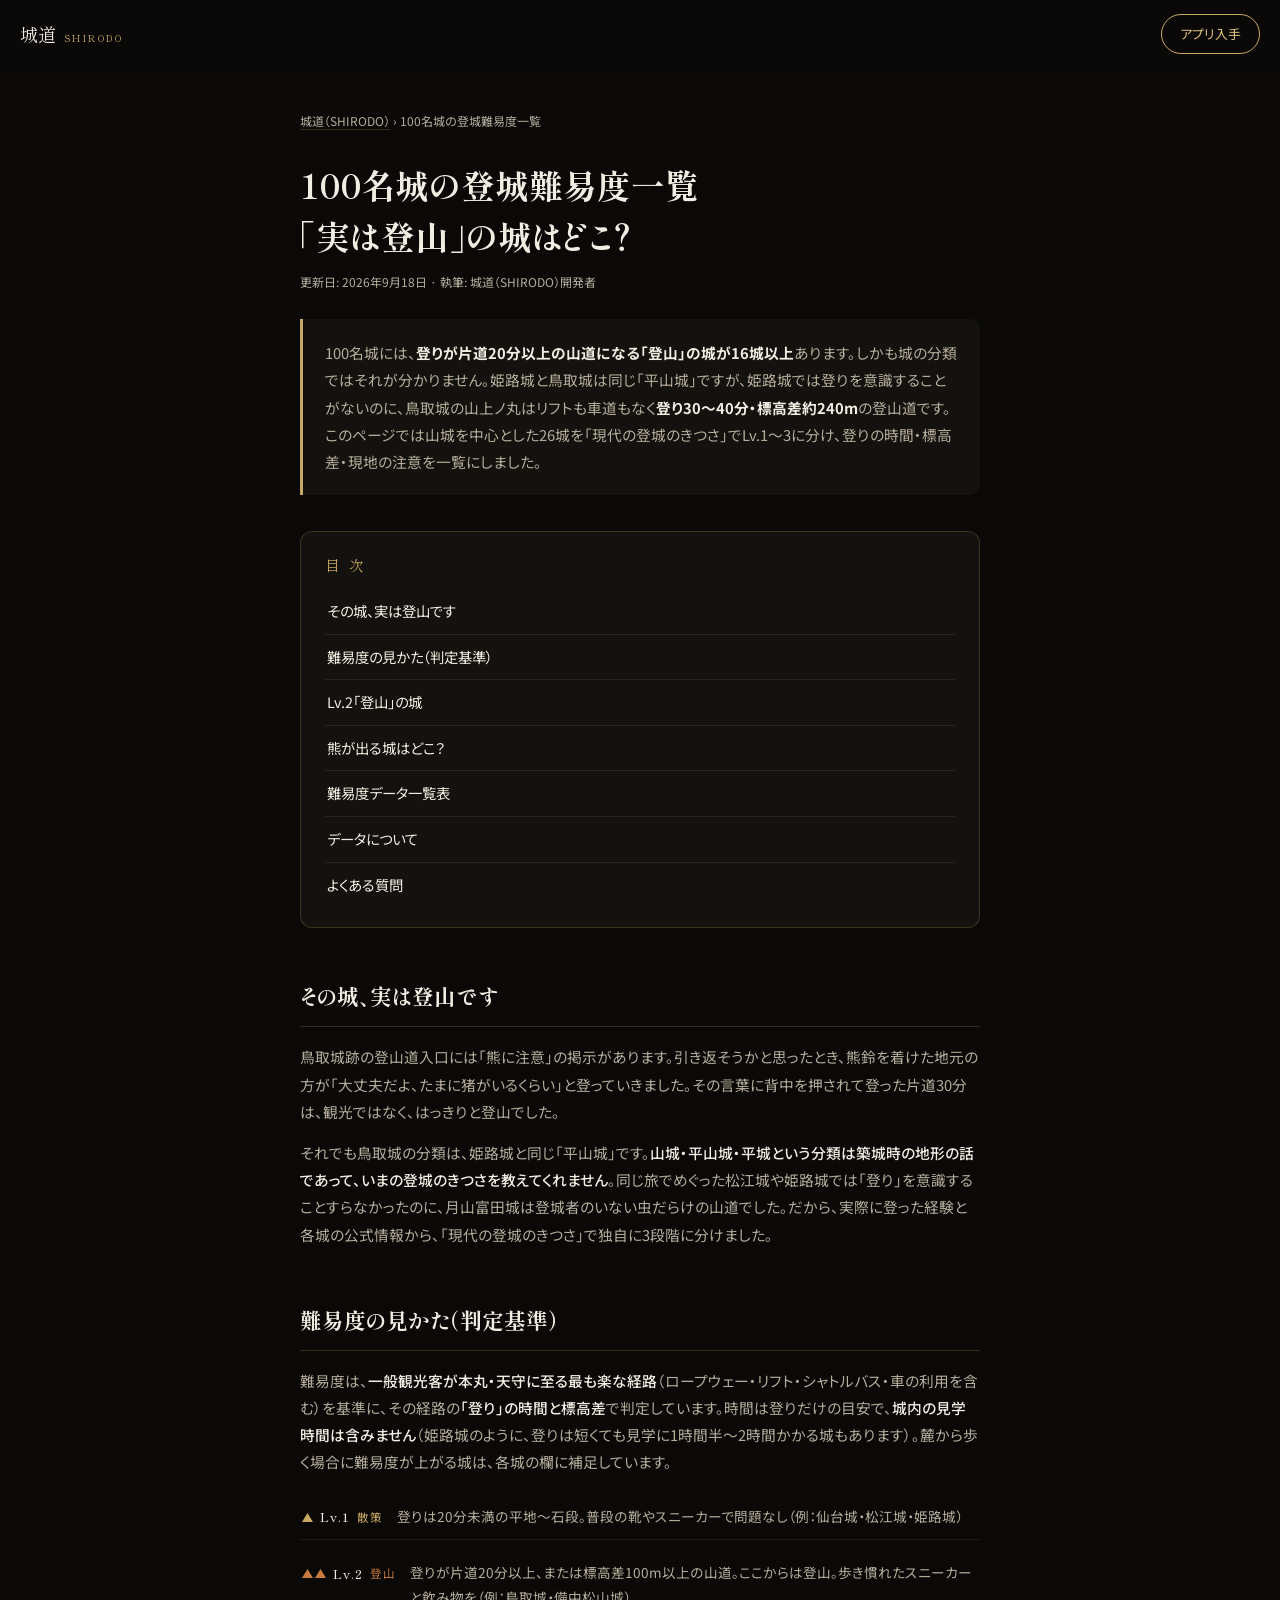
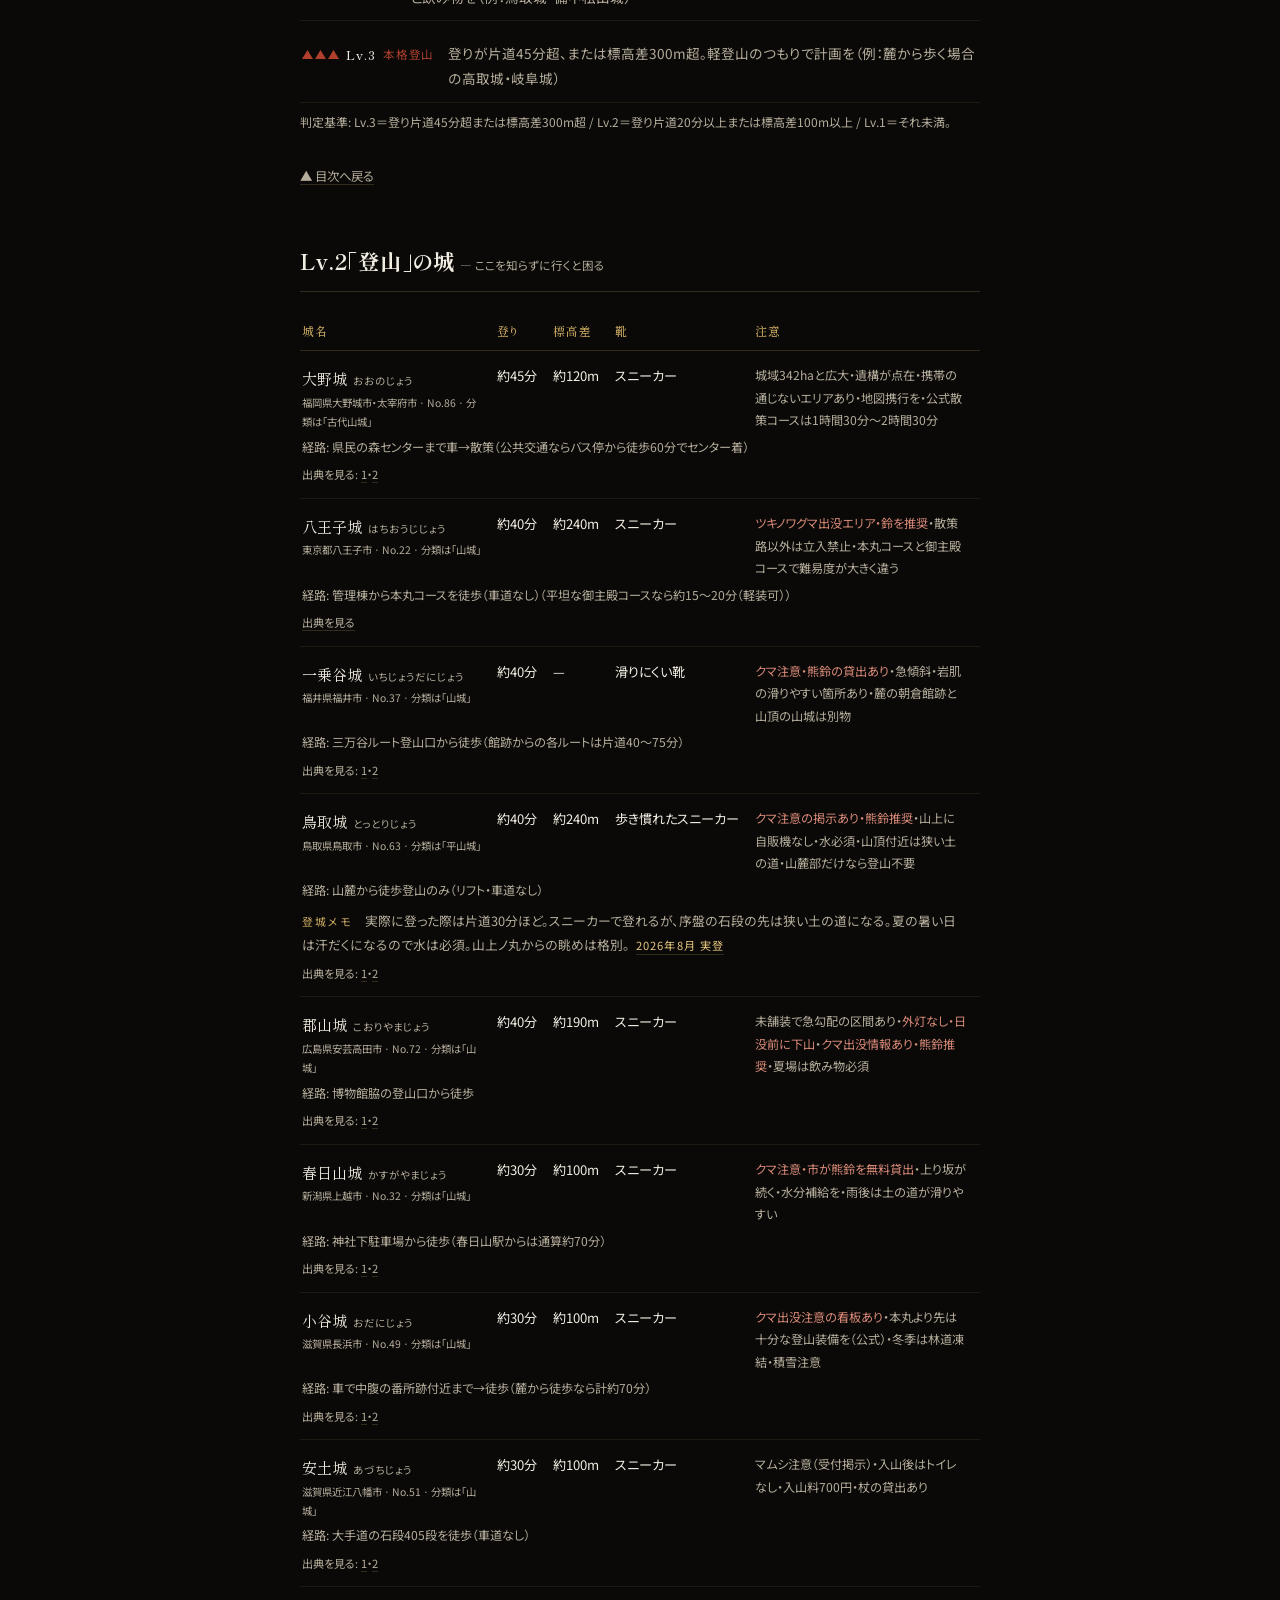
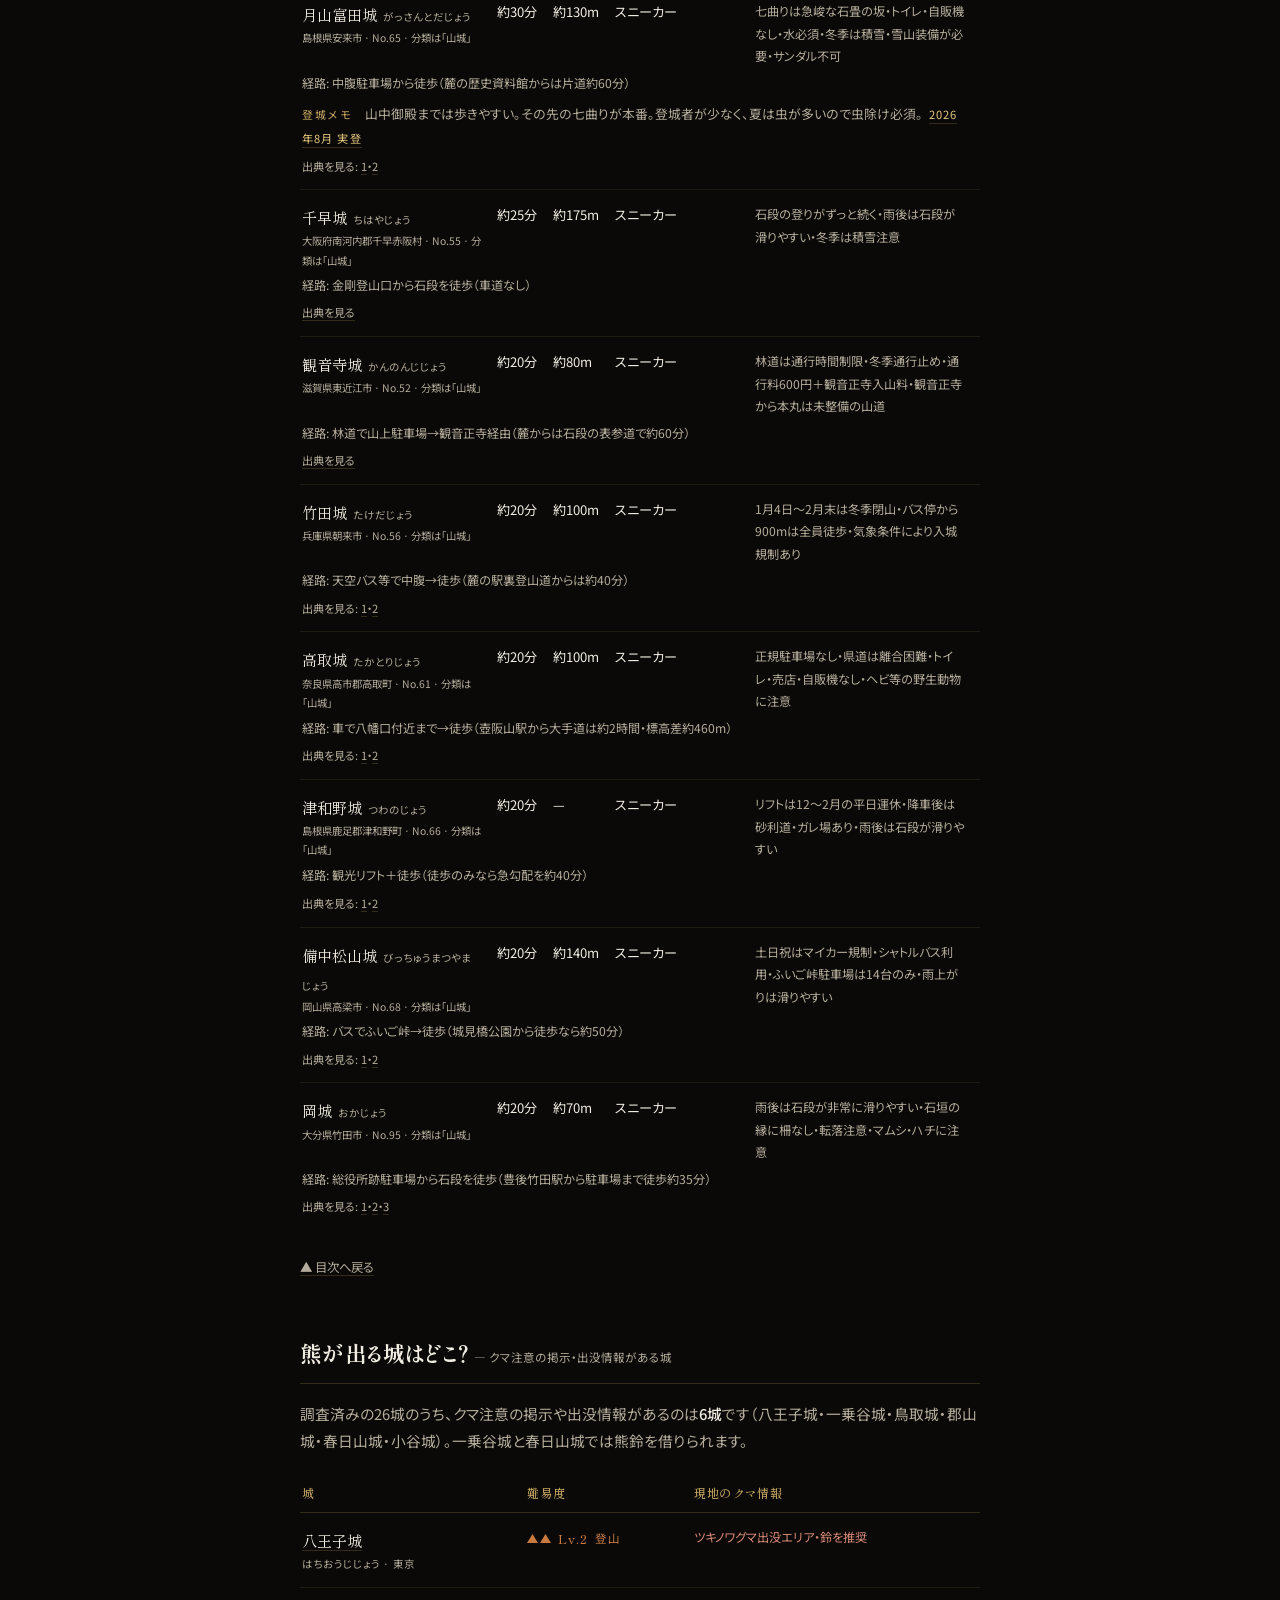
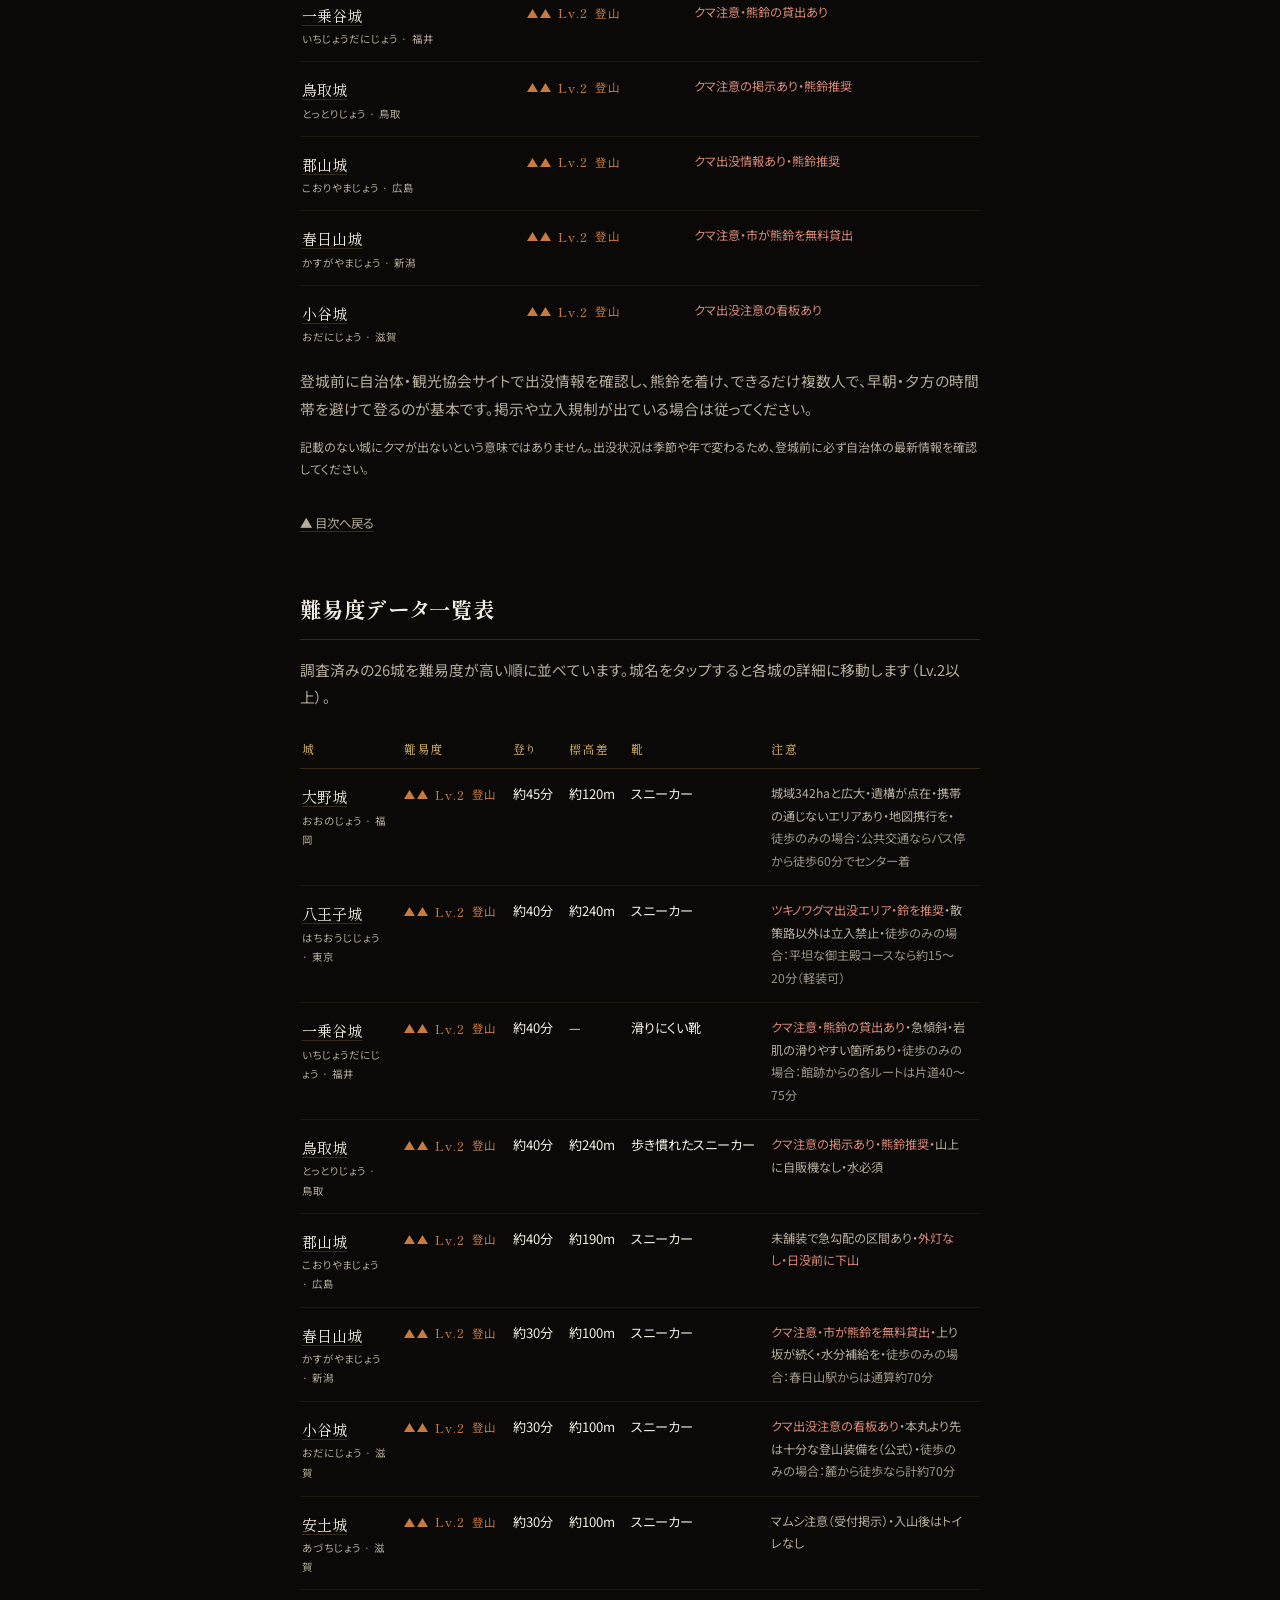
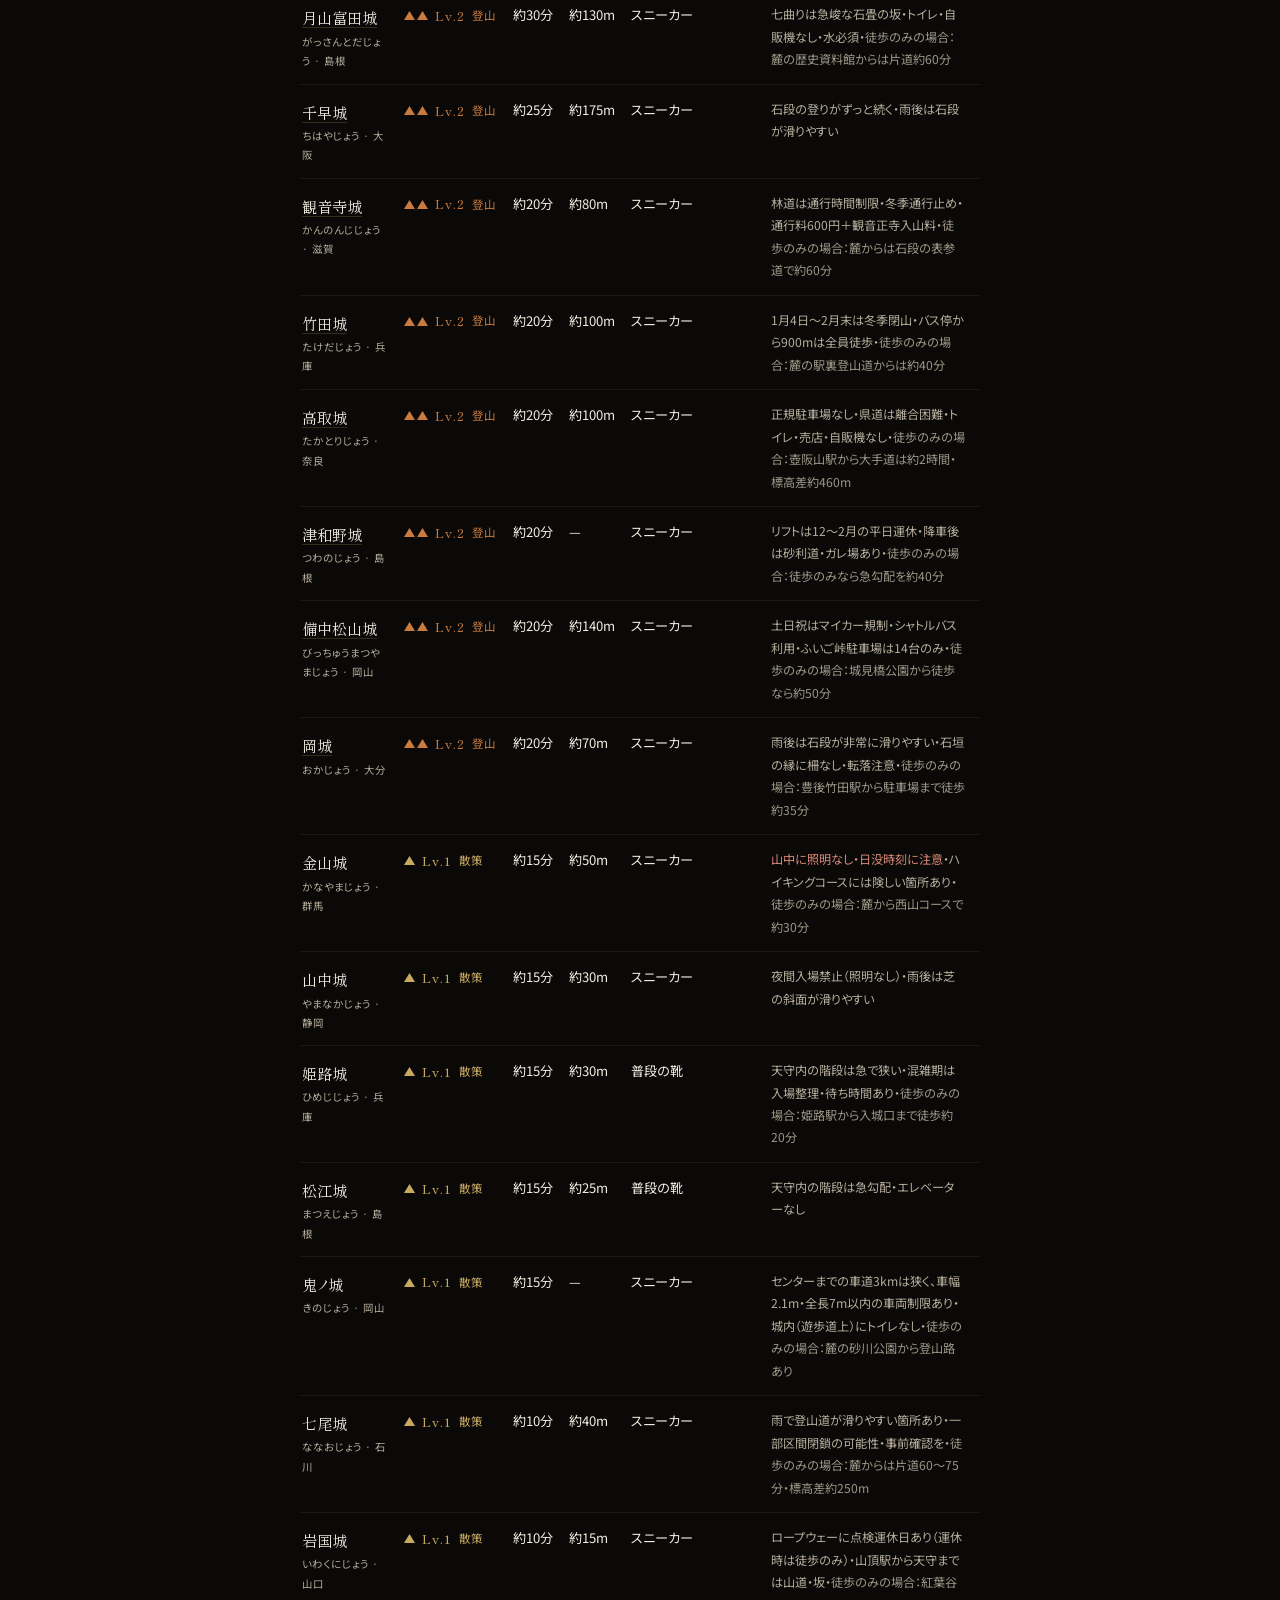
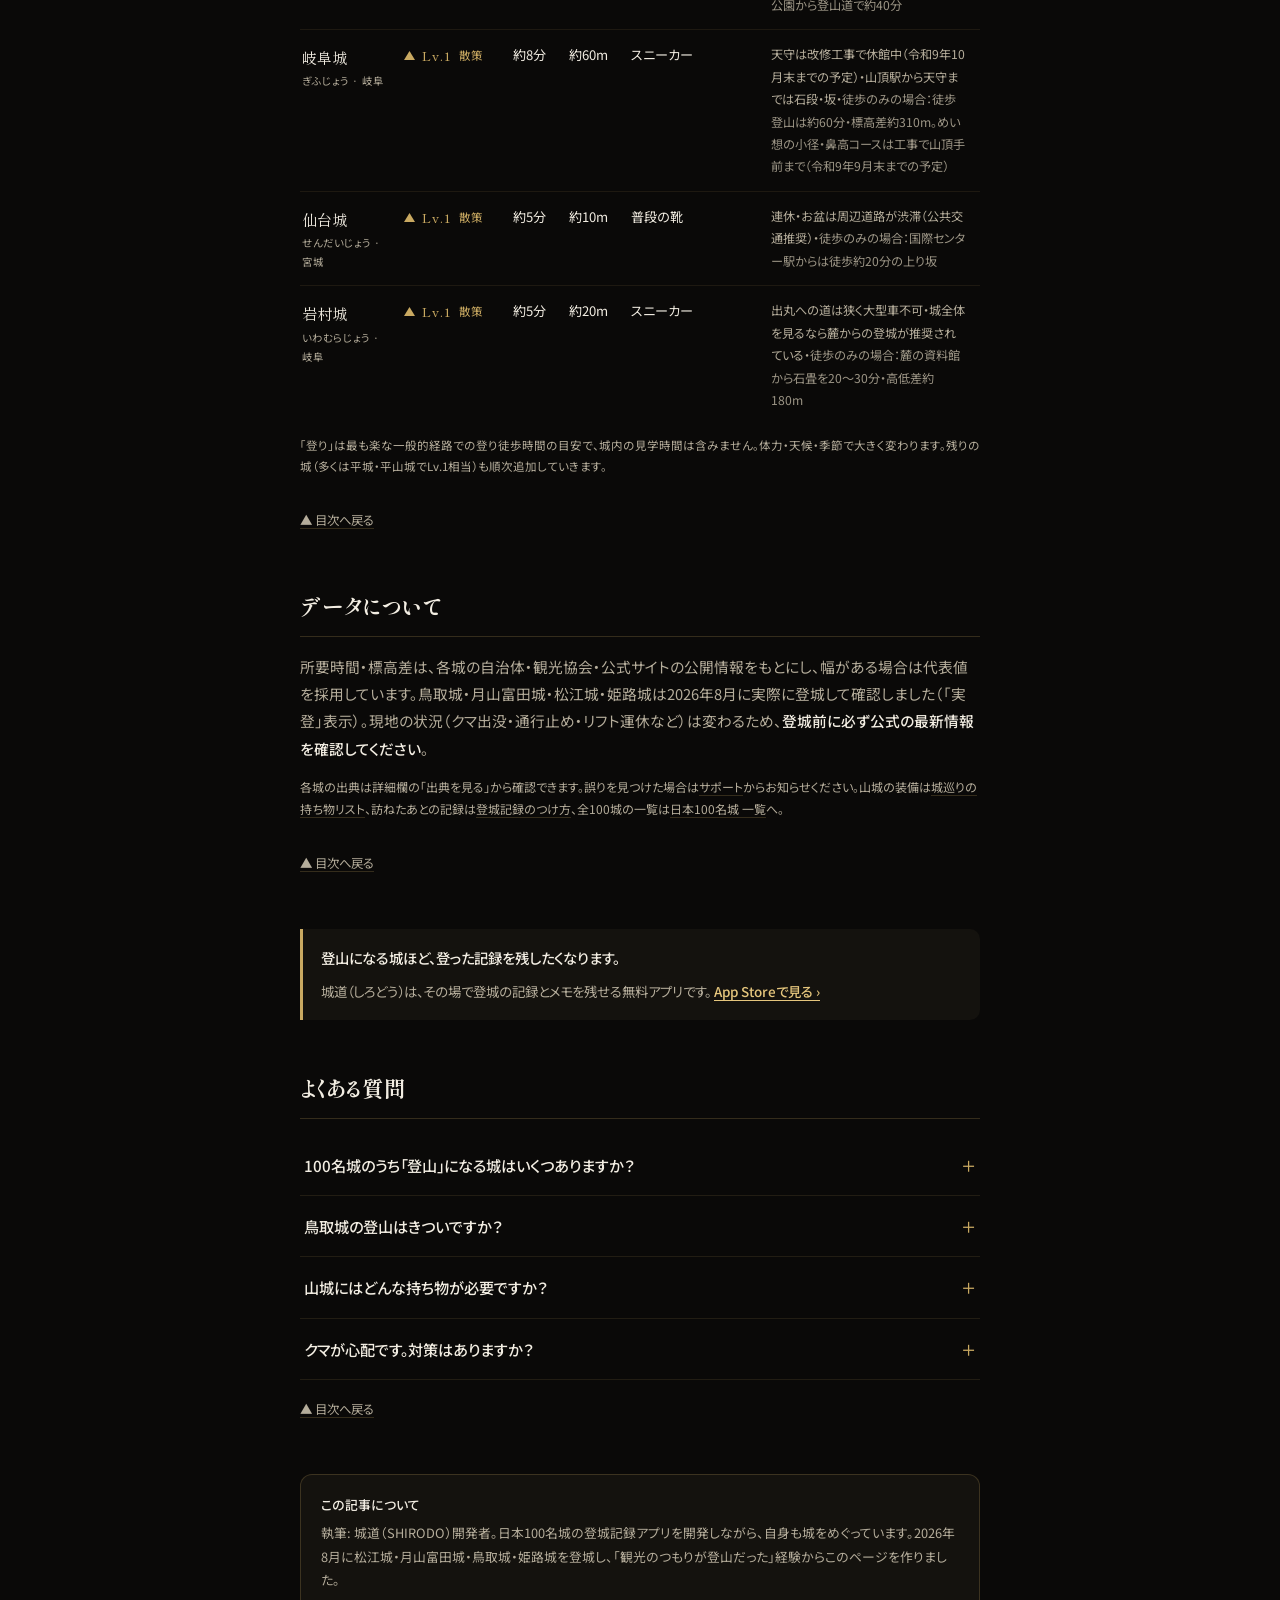
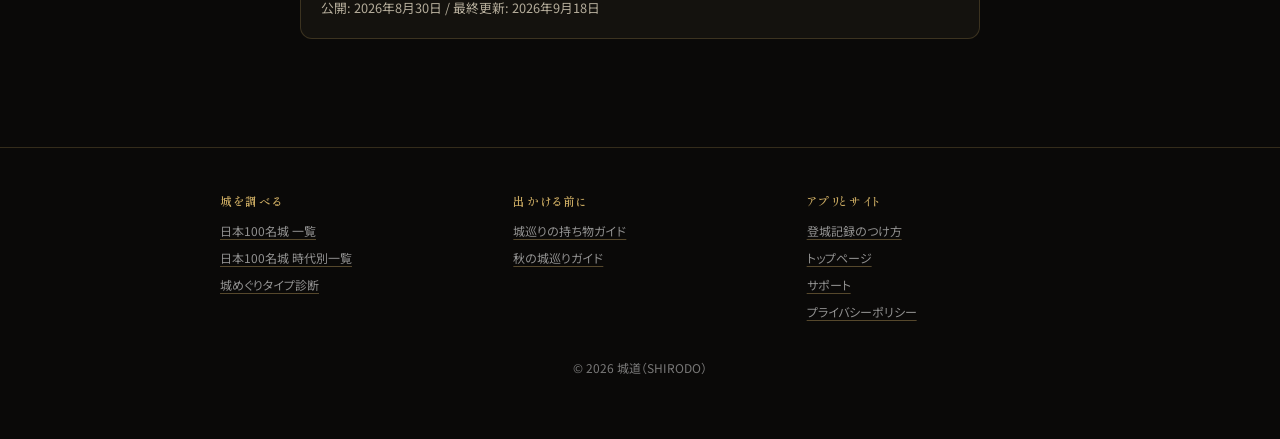
<file: guide/level/index.html>
<!DOCTYPE html>
<!-- 自動生成ファイル: scripts/gen_level.py の出力。直接編集しないこと。編集はスクリプト側で行い、再生成する（確認: python3 scripts/gen_level.py --check） -->
<html lang="ja">
<head>
<meta charset="UTF-8">
<meta name="viewport" content="width=device-width, initial-scale=1.0, viewport-fit=cover">
<title>100名城の登城難易度一覧｜「実は登山」の城はどこ？ | 城道（SHIRODO）</title>
<meta name="description" content="100名城を「現代の登城のきつさ」でLv.1〜3に分類。登りの時間・標高差・クマ注意など現地の注意を一覧で解説。鳥取城・月山富田城の実登経験に基づく、登城記録アプリ城道（SHIRODO）のガイド。">
<meta name="robots" content="index, follow">
<link rel="canonical" href="https://shirodo.com/guide/level/">
<meta property="og:title" content="100名城の登城難易度一覧｜「実は登山」の城はどこ？">
<meta property="og:description" content="100名城を登城のきつさでLv.1〜3に分類。登りの時間・標高差・現地の注意を一覧で解説。">
<meta property="og:image" content="https://shirodo.com/assets/kumamoto-castle.jpg">
<meta property="og:url" content="https://shirodo.com/guide/level/">
<meta property="og:type" content="article">
<meta property="og:site_name" content="城道（SHIRODO）">
<meta property="og:locale" content="ja_JP">
<meta name="twitter:card" content="summary_large_image">
<meta name="twitter:title" content="100名城の登城難易度一覧｜「実は登山」の城はどこ？">
<meta name="twitter:description" content="100名城を登城のきつさでLv.1〜3に分類。登りの時間・標高差・現地の注意を一覧で解説。">
<meta name="twitter:image" content="https://shirodo.com/assets/kumamoto-castle.jpg">
<script type="application/ld+json">
{
 "@context": "https://schema.org",
 "@type": "BreadcrumbList",
 "itemListElement": [
  {"@type": "ListItem", "position": 1, "name": "城道（SHIRODO）", "item": "https://shirodo.com/"},
  {"@type": "ListItem", "position": 2, "name": "100名城の登城難易度一覧", "item": "https://shirodo.com/guide/level/"}
 ]
}
</script>
<script type="application/ld+json">
{
 "@context": "https://schema.org",
 "@type": "Article",
 "headline": "100名城の登城難易度一覧｜「実は登山」の城はどこ？",
 "description": "100名城を現代の登城のきつさでLv.1〜3に分類。登りの時間・標高差・現地の注意を一覧で解説。",
 "inLanguage": "ja-JP",
 "datePublished": "2026-08-30",
 "dateModified": "2026-09-18",
 "author": {"@type": "Person", "@id": "https://shirodo.com/#author", "name": "城道（SHIRODO）開発者", "url": "https://shirodo.com/"},
 "publisher": {"@type": "Organization", "name": "城道（SHIRODO）", "url": "https://shirodo.com/"},
 "mainEntityOfPage": "https://shirodo.com/guide/level/",
 "image": "https://shirodo.com/assets/kumamoto-castle.jpg"
}
</script>
<script type="application/ld+json">
{
 "@context": "https://schema.org",
 "@type": "FAQPage",
 "inLanguage": "ja-JP",
 "mainEntity": [
  {"@type": "Question", "name": "100名城のうち「登山」になる城はいくつありますか？",
   "acceptedAnswer": {"@type": "Answer", "text": "当ガイドの調査済みの城では、登りが片道20分以上の山道になるLv.2以上が16城あります。ただしロープウェー・リフト・シャトルバスで上部まで行ける城も多く、アクセス手段しだいで難易度は大きく変わります。本ページの難易度は「最も楽な一般的経路」を基準にしています。"}},
  {"@type": "Question", "name": "鳥取城の登山はきついですか？",
   "acceptedAnswer": {"@type": "Answer", "text": "山上ノ丸（久松山山頂・標高263m）までは登り30〜40分・標高差約240mの登山道で、リフトや車道はありません。歩き慣れたスニーカーで登れますが、飲み物は必須で、夏の暑い日は汗だくになる本格的な登りです。登山道入口にはクマ注意の掲示があります。山麓部（天球丸・仁風閣周辺）だけの見学なら登山は不要です。"}},
  {"@type": "Question", "name": "山城にはどんな持ち物が必要ですか？",
   "acceptedAnswer": {"@type": "Answer", "text": "歩き慣れたスニーカーで登れる城がほとんどですが、雨のあとは滑りやすいので底のしっかりした靴が安心です。飲み物・タオル・虫除け（夏）・軍手・熊鈴などを基本の持ち物に足してください。詳しくは「城巡りの持ち物リスト」のガイドで山城編としてまとめています。"}},
  {"@type": "Question", "name": "クマが心配です。対策はありますか？",
   "acceptedAnswer": {"@type": "Answer", "text": "登城前に自治体・観光協会サイトで出没情報を確認し、熊鈴を着け、できるだけ複数人で、早朝・夕方の時間帯を避けて登るのが基本です。掲示や立入規制が出ている場合は従ってください。"}}
 ]
}
</script>
<!-- shared:head -->
<meta name="apple-itunes-app" content="app-id=6781983836">
<link rel="icon" href="/favicon.ico" sizes="32x32">
<link rel="icon" type="image/png" href="/favicon.png" sizes="192x192">
<link rel="apple-touch-icon" href="/apple-touch-icon.png">
<link rel="preconnect" href="https://fonts.googleapis.com">
<link rel="preconnect" href="https://fonts.gstatic.com" crossorigin>
<link rel="stylesheet" href="https://fonts.googleapis.com/css2?family=Noto+Serif+JP:wght@400;500;600;700&family=Noto+Sans+JP:wght@400;500;700&family=Shippori+Mincho:wght@500;600;700&display=swap">
<link rel="stylesheet" href="/assets/site.css?v=2f1d0cd4">
<!-- /shared:head -->

<style>
  :root {
    --vermilion: #b0402c;
  }
        .serif { font-family: var(--f-serif); font-weight: 500; letter-spacing: 0.02em; }
  
        
  main { max-width: 720px; margin: 0 auto; padding: 110px 20px 60px; }
    
  h1 { font-family: var(--f-serif); font-size: 1.75rem; line-height: 1.5; margin-bottom: 10px; }
      .lead-answer strong { color: var(--washi); font-weight: 700; }

  .toc {
    background: var(--sumi-2); border: 1px solid var(--line); border-radius: 12px;
    padding: 20px 24px; margin-bottom: 48px;
    scroll-margin-top: 76px;
  }
  .toc-title {
    font-family: var(--f-serif); font-size: 0.9rem; color: var(--gold);
    letter-spacing: 0.2em; margin-bottom: 10px;
  }
        .toc a { display: block; padding: 9px 2px; font-size: 0.9rem; color: var(--washi); }
  .toc a:hover { color: var(--gold-bright); }

  section { margin-bottom: 52px; scroll-margin-top: 76px; }
  h2 { font-family: var(--f-serif); font-size: 1.35rem; margin-bottom: 16px; padding-bottom: 10px; border-bottom: 1px solid var(--line); }
  .h2-sub { font-size: 0.72rem; color: var(--washi-dim); font-family: var(--f-sans); font-weight: 400; }
  h3 { font-family: var(--f-serif); font-size: 1.05rem; color: var(--gold-bright); margin: 24px 0 10px; }
  p { font-size: 0.92rem; color: var(--washi-dim); margin-bottom: 14px; }
  p strong, li strong { color: var(--washi); font-weight: 500; }
  .src-note { font-size: 0.75rem; }
      
  /* 難易度の視覚言語 */
  .mt { display: inline-flex; gap: 2px; align-items: flex-end; }
  .mt svg { display: block; }
  .lv-c1 { color: var(--gold); }
  .lv-c2 { color: var(--ochre); }
  .lv-c3 { color: var(--vermilion); }
  .lv-txt {
    display: inline-flex; align-items: center; gap: 7px;
    font-size: 0.72rem; letter-spacing: 0.08em;
    white-space: nowrap;
  }
  .lv-txt b { font-family: var(--f-serif); font-weight: 500; font-size: 0.8rem; }

  .legend { display: grid; gap: 10px; margin: 18px 0 8px; }
  .legend-row {
    display: grid; grid-template-columns: max-content 1fr; gap: 14px; align-items: baseline;
    padding: 10px 2px; border-bottom: 1px solid rgba(201,169,97,0.1);
    font-size: 0.85rem; color: var(--washi-dim);
  }
  .legend-row b { color: var(--washi); font-weight: 500; }

  .visited {
    font-size: 0.7rem; color: var(--gold-bright); letter-spacing: 0.1em;
    border-bottom: 1px solid var(--line); padding-bottom: 1px; margin-left: 6px;
  }

  .tbl-wrap { overflow-x: auto; margin: 20px 0 8px; }
  .ctable { border-collapse: collapse; width: 100%; font-size: 0.82rem; }
  .ctable thead th {
    font-family: var(--f-serif); font-weight: 500; font-size: 0.75rem; letter-spacing: 0.1em;
    color: var(--gold); text-align: left; padding: 8px 14px 8px 2px;
    border-bottom: 1px solid var(--line);
    white-space: nowrap;
  }
  .ctable tbody td {
    padding: 13px 14px 13px 2px; border-bottom: 1px solid rgba(201,169,97,0.1);
    color: var(--washi-dim); vertical-align: top;
    font-variant-numeric: tabular-nums;
  }
  .ctable tbody tr:last-child td { border-bottom: none; }
  .ctable tr.main { scroll-margin-top: 76px; }
  .ctable tr.main td { border-bottom: none; padding-bottom: 4px; }
  .ctable tr.detail td { padding-top: 0; font-size: 0.76rem; }
  .ctable p { margin-bottom: 0; }
  .ctable td .tname { font-family: var(--f-serif); color: var(--washi); font-size: 0.95rem; white-space: nowrap; }
  .ctable td a.tname { text-decoration: underline; text-underline-offset: 3px; text-decoration-color: var(--line); }
  .ctable td .tkana { display: block; font-size: 0.65rem; letter-spacing: 0.1em; color: var(--washi-dim); }
  .ctable td.cname { font-family: var(--f-serif); color: var(--washi); font-size: 0.95rem; min-width: 165px; }
  .ctable td.cname .kana { font-size: 0.65rem; letter-spacing: 0.1em; color: var(--washi-dim); font-family: var(--f-sans); margin-left: 6px; }
  .ctable td.cname .pref { display: block; font-size: 0.65rem; color: var(--washi-dim); font-family: var(--f-sans); }
  .ctable td.stat { white-space: nowrap; color: var(--washi); }
  .ctable td.tnote, .ctable td.note-cell { font-size: 0.76rem; }
  .ctable .warn { color: #d98a77; }
  .ctable td .alt { color: var(--washi-dim); opacity: 0.85; }
  .ctable .route { font-size: inherit; }
  .ctable .exp { font-size: 0.8rem; margin-top: 8px; }
  .ctable .exp::before { content: "登城メモ　"; font-size: 0.68rem; letter-spacing: 0.18em; color: var(--gold); }
  .ctable .src { font-size: 0.7rem; margin-top: 6px; }
  .ctable .src a { color: var(--washi-dim); text-decoration: underline; text-underline-offset: 3px; text-decoration-color: var(--line); }
  .tbl-cap { font-size: 0.72rem; color: var(--washi-dim); margin-top: 10px; }
  @media (max-width: 619px) {
    .ctable, .ctable tbody, .ctable tr, .ctable td { display: block; }
    .ctable thead { display: none; }
    .ctable tbody tr { padding: 16px 0; border-bottom: 1px solid rgba(201,169,97,0.1); }
    .ctable tbody td { padding: 0; border-bottom: none; }
    .ctable tbody tr:last-child { border-bottom: none; }
    .ctable tr.main { border-bottom: none; padding-bottom: 0; }
    .ctable tr.main td { padding-bottom: 0; }
    .ctable tr.detail { padding-top: 6px; }
    .ctable td.cname { font-size: 1.05rem; }
    .ctable td .tname { font-size: 1.05rem; }
    .ctable td .tkana { display: inline; margin-left: 6px; }
    .ctable td.lv-cell { margin-top: 2px; }
    .ctable td.stat { display: inline-block; margin: 4px 16px 0 0; }
    .ctable td.stat::before { content: attr(data-k); font-size: 0.68rem; letter-spacing: 0.12em; color: var(--gold); margin-right: 6px; }
    .ctable td.tnote, .ctable td.note-cell { margin-top: 6px; }
    .ctable td.note-cell::before, .ctable td.tnote::before { content: "注意 — "; color: #d98a77; font-size: 0.72rem; letter-spacing: 0.1em; }
  }

  .faq-item { border-bottom: 1px solid rgba(201,169,97,0.12); }
  .faq-item summary {
    cursor: pointer; padding: 16px 4px; font-size: 0.95rem; font-weight: 500;
    list-style: none; position: relative; padding-right: 28px; color: var(--washi);
  }
    .faq-item summary::after {
    content: "＋"; position: absolute; right: 4px; top: 16px; color: var(--gold);
  }
    .faq-body { padding: 0 4px 18px; font-size: 0.88rem; color: var(--washi-dim); }

                            
    
      
  @media (min-width: 720px) {
    h1 { font-size: 2.1rem; }
  }
</style>
<!-- shared:scripts -->
<script defer src="/assets/analytics.js"></script>
<script defer src="/assets/appstore-qr.js"></script>
<!-- /shared:scripts -->
</head>
<body>

<!-- shared:nav -->
<nav class="nav">
  <a class="nav-brand" href="/">城道<small>SHIRODO</small></a>
  <a class="nav-cta" href="https://apps.apple.com/app/id6781983836">アプリ入手</a>
</nav>
<!-- /shared:nav -->

<main>
  <p class="breadcrumb"><a href="/">城道（SHIRODO）</a> › 100名城の登城難易度一覧</p>

  <h1>100名城の登城難易度一覧<br>「実は登山」の城はどこ？</h1>
  <p class="article-meta">更新日: 2026年9月18日 · 執筆: 城道（SHIRODO）開発者</p>

  <div class="lead-answer">
    <p style="margin-bottom:0">100名城には、<strong>登りが片道20分以上の山道になる「登山」の城が16城以上</strong>あります。しかも城の分類ではそれが分かりません。姫路城と鳥取城は同じ「平山城」ですが、姫路城では登りを意識することがないのに、鳥取城の山上ノ丸はリフトも車道もなく<strong>登り30〜40分・標高差約240m</strong>の登山道です。このページでは山城を中心とした26城を「現代の登城のきつさ」でLv.1〜3に分け、登りの時間・標高差・現地の注意を一覧にしました。</p>
  </div>

  <nav class="toc" id="toc" aria-label="目次">
    <p class="toc-title">目 次</p>
    <ol>
      <li><a href="#story">その城、実は登山です</a></li>
      <li><a href="#legend">難易度の見かた（判定基準）</a></li>
      <li><a href="#lv2">Lv.2「登山」の城</a></li>
      <li><a href="#kuma">熊が出る城はどこ？</a></li>
      <li><a href="#table">難易度データ一覧表</a></li>
      <li><a href="#about-data">データについて</a></li>
      <li><a href="#faq">よくある質問</a></li>
    </ol>
  </nav>

  <section id="story">
    <h2>その城、実は登山です</h2>
    <p>鳥取城跡の登山道入口には「熊に注意」の掲示があります。引き返そうかと思ったとき、熊鈴を着けた地元の方が「大丈夫だよ、たまに猪がいるくらい」と登っていきました。その言葉に背中を押されて登った片道30分は、観光ではなく、はっきりと登山でした。</p>
    <p>それでも鳥取城の分類は、姫路城と同じ「平山城」です。<strong>山城・平山城・平城という分類は築城時の地形の話であって、いまの登城のきつさを教えてくれません</strong>。同じ旅でめぐった松江城や姫路城では「登り」を意識することすらなかったのに、月山富田城は登城者のいない虫だらけの山道でした。だから、実際に登った経験と各城の公式情報から、「現代の登城のきつさ」で独自に3段階に分けました。</p>
  </section>

  <section id="legend">
    <h2>難易度の見かた（判定基準）</h2>
    <p>難易度は、<strong>一般観光客が本丸・天守に至る最も楽な経路</strong>（ロープウェー・リフト・シャトルバス・車の利用を含む）を基準に、その経路の<strong>「登り」の時間と標高差</strong>で判定しています。時間は登りだけの目安で、<strong>城内の見学時間は含みません</strong>（姫路城のように、登りは短くても見学に1時間半〜2時間かかる城もあります）。麓から歩く場合に難易度が上がる城は、各城の欄に補足しています。</p>
    <div class="legend">
        <div class="legend-row">
          <span class="lv-txt lv-c1"><span class="mt"><svg width="11" height="9" viewBox="0 0 11 9" fill="currentColor" aria-hidden="true"><path d="M5.5 0 11 9H0Z"/></svg></span><b>Lv.1</b>散策</span>
          <span>登りは20分未満の平地〜石段。普段の靴やスニーカーで問題なし（例：仙台城・松江城・姫路城）</span>
        </div>
        <div class="legend-row">
          <span class="lv-txt lv-c2"><span class="mt"><svg width="11" height="9" viewBox="0 0 11 9" fill="currentColor" aria-hidden="true"><path d="M5.5 0 11 9H0Z"/></svg><svg width="11" height="9" viewBox="0 0 11 9" fill="currentColor" aria-hidden="true"><path d="M5.5 0 11 9H0Z"/></svg></span><b>Lv.2</b>登山</span>
          <span>登りが片道20分以上、または標高差100m以上の山道。ここからは登山。歩き慣れたスニーカーと飲み物を（例：鳥取城・備中松山城）</span>
        </div>
        <div class="legend-row">
          <span class="lv-txt lv-c3"><span class="mt"><svg width="11" height="9" viewBox="0 0 11 9" fill="currentColor" aria-hidden="true"><path d="M5.5 0 11 9H0Z"/></svg><svg width="11" height="9" viewBox="0 0 11 9" fill="currentColor" aria-hidden="true"><path d="M5.5 0 11 9H0Z"/></svg><svg width="11" height="9" viewBox="0 0 11 9" fill="currentColor" aria-hidden="true"><path d="M5.5 0 11 9H0Z"/></svg></span><b>Lv.3</b>本格登山</span>
          <span>登りが片道45分超、または標高差300m超。軽登山のつもりで計画を（例：麓から歩く場合の高取城・岐阜城）</span>
        </div>
    </div>
    <p class="src-note">判定基準: Lv.3＝登り片道45分超または標高差300m超 / Lv.2＝登り片道20分以上または標高差100m以上 / Lv.1＝それ未満。</p>
    <a class="back-to-toc" href="#toc">▲ 目次へ戻る</a>
  </section>

  <section id="lv2">
    <h2>Lv.2「登山」の城 <span class="h2-sub">— ここを知らずに行くと困る</span></h2>
    <div class="tbl-wrap">
      <table class="ctable">
        <thead>
          <tr><th>城名</th><th>登り</th><th>標高差</th><th>靴</th><th>注意</th></tr>
        </thead>
        <tbody>
          <tr class="main" id="c86">
            <td class="cname">大野城<small class="kana">おおのじょう</small><small class="pref">福岡県大野城市・太宰府市 · No.86 · 分類は「古代山城」</small></td>
            <td class="stat" data-k="登り">約45分</td>
            <td class="stat" data-k="標高差">約120m</td>
            <td class="stat" data-k="靴">スニーカー</td>
            <td class="note-cell">城域342haと広大・遺構が点在・携帯の通じないエリアあり・地図携行を・公式散策コースは1時間30分〜2時間30分</td>
          </tr>
          <tr class="detail">
            <td colspan="5"><p class="route">経路: 県民の森センターまで車→散策（公共交通ならバス停から徒歩60分でセンター着）</p><p class="src">出典を見る: <a href="https://www.town.umi.lg.jp/site/asobu-taiken/kanko162.html" target="_blank" rel="noopener">1</a>・<a href="https://shioujikenminnomori.org/access/" target="_blank" rel="noopener">2</a></p></td>
          </tr>
          <tr class="main" id="c22">
            <td class="cname">八王子城<small class="kana">はちおうじじょう</small><small class="pref">東京都八王子市 · No.22 · 分類は「山城」</small></td>
            <td class="stat" data-k="登り">約40分</td>
            <td class="stat" data-k="標高差">約240m</td>
            <td class="stat" data-k="靴">スニーカー</td>
            <td class="note-cell"><span class="warn">ツキノワグマ出没エリア・鈴を推奨</span>・散策路以外は立入禁止・本丸コースと御主殿コースで難易度が大きく違う</td>
          </tr>
          <tr class="detail">
            <td colspan="5"><p class="route">経路: 管理棟から本丸コースを徒歩（車道なし）（平坦な御主殿コースなら約15〜20分（軽装可））</p><p class="src"><a href="https://www.city.hachioji.tokyo.jp/kurashi/kyoiku/005/bunkazaikanrenshisetsu/p005201.html" target="_blank" rel="noopener">出典を見る</a></p></td>
          </tr>
          <tr class="main" id="c37">
            <td class="cname">一乗谷城<small class="kana">いちじょうだにじょう</small><small class="pref">福井県福井市 · No.37 · 分類は「山城」</small></td>
            <td class="stat" data-k="登り">約40分</td>
            <td class="stat" data-k="標高差">—</td>
            <td class="stat" data-k="靴">滑りにくい靴</td>
            <td class="note-cell"><span class="warn">クマ注意・熊鈴の貸出あり</span>・急傾斜・岩肌の滑りやすい箇所あり・麓の朝倉館跡と山頂の山城は別物</td>
          </tr>
          <tr class="detail">
            <td colspan="5"><p class="route">経路: 三万谷ルート登山口から徒歩（館跡からの各ルートは片道40〜75分）</p><p class="src">出典を見る: <a href="https://www.city.fukui.lg.jp/faq/kyouiku/bunkarekishi/s03.html" target="_blank" rel="noopener">1</a>・<a href="https://www.pref.fukui.lg.jp/doc/bunshin/tozan.html" target="_blank" rel="noopener">2</a></p></td>
          </tr>
          <tr class="main" id="c63">
            <td class="cname">鳥取城<small class="kana">とっとりじょう</small><small class="pref">鳥取県鳥取市 · No.63 · 分類は「平山城」</small></td>
            <td class="stat" data-k="登り">約40分</td>
            <td class="stat" data-k="標高差">約240m</td>
            <td class="stat" data-k="靴">歩き慣れたスニーカー</td>
            <td class="note-cell"><span class="warn">クマ注意の掲示あり・熊鈴推奨</span>・山上に自販機なし・水必須・山頂付近は狭い土の道・山麓部だけなら登山不要</td>
          </tr>
          <tr class="detail">
            <td colspan="5"><p class="route">経路: 山麓から徒歩登山のみ（リフト・車道なし）</p><p class="exp">実際に登った際は片道30分ほど。スニーカーで登れるが、序盤の石段の先は狭い土の道になる。夏の暑い日は汗だくになるので水は必須。山上ノ丸からの眺めは格別。<span class="visited">2026年8月 実登</span></p><p class="src">出典を見る: <a href="https://www.torican.jp/spot/detail_1001.html" target="_blank" rel="noopener">1</a>・<a href="https://www.city.tottori.lg.jp/page/6234.html" target="_blank" rel="noopener">2</a></p></td>
          </tr>
          <tr class="main" id="c72">
            <td class="cname">郡山城<small class="kana">こおりやまじょう</small><small class="pref">広島県安芸高田市 · No.72 · 分類は「山城」</small></td>
            <td class="stat" data-k="登り">約40分</td>
            <td class="stat" data-k="標高差">約190m</td>
            <td class="stat" data-k="靴">スニーカー</td>
            <td class="note-cell">未舗装で急勾配の区間あり・<span class="warn">外灯なし・日没前に下山</span>・<span class="warn">クマ出没情報あり・熊鈴推奨</span>・夏場は飲み物必須</td>
          </tr>
          <tr class="detail">
            <td colspan="5"><p class="route">経路: 博物館脇の登山口から徒歩</p><p class="src">出典を見る: <a href="https://www.akitakata.jp/ja/hakubutsukan/assets/koriyama/" target="_blank" rel="noopener">1</a>・<a href="https://akitakata-kankou.jp/main/motonari/koriyamamap/" target="_blank" rel="noopener">2</a></p></td>
          </tr>
          <tr class="main" id="c32">
            <td class="cname">春日山城<small class="kana">かすがやまじょう</small><small class="pref">新潟県上越市 · No.32 · 分類は「山城」</small></td>
            <td class="stat" data-k="登り">約30分</td>
            <td class="stat" data-k="標高差">約100m</td>
            <td class="stat" data-k="靴">スニーカー</td>
            <td class="note-cell"><span class="warn">クマ注意・市が熊鈴を無料貸出</span>・上り坂が続く・水分補給を・雨後は土の道が滑りやすい</td>
          </tr>
          <tr class="detail">
            <td colspan="5"><p class="route">経路: 神社下駐車場から徒歩（春日山駅からは通算約70分）</p><p class="src">出典を見る: <a href="https://joetsukankonavi.jp/spot/detail.php?id=133" target="_blank" rel="noopener">1</a>・<a href="https://www.city.joetsu.niigata.jp/soshiki/bunkagyousei/kasugayama-kumasuzu.html" target="_blank" rel="noopener">2</a></p></td>
          </tr>
          <tr class="main" id="c49">
            <td class="cname">小谷城<small class="kana">おだにじょう</small><small class="pref">滋賀県長浜市 · No.49 · 分類は「山城」</small></td>
            <td class="stat" data-k="登り">約30分</td>
            <td class="stat" data-k="標高差">約100m</td>
            <td class="stat" data-k="靴">スニーカー</td>
            <td class="note-cell"><span class="warn">クマ出没注意の看板あり</span>・本丸より先は十分な登山装備を（公式）・冬季は林道凍結・積雪注意</td>
          </tr>
          <tr class="detail">
            <td colspan="5"><p class="route">経路: 車で中腹の番所跡付近まで→徒歩（麓から徒歩なら計約70分）</p><p class="src">出典を見る: <a href="https://kitabiwako.jp/spot/spot_736" target="_blank" rel="noopener">1</a>・<a href="https://kitabiwako.jp/spot/spot_25272" target="_blank" rel="noopener">2</a></p></td>
          </tr>
          <tr class="main" id="c51">
            <td class="cname">安土城<small class="kana">あづちじょう</small><small class="pref">滋賀県近江八幡市 · No.51 · 分類は「山城」</small></td>
            <td class="stat" data-k="登り">約30分</td>
            <td class="stat" data-k="標高差">約100m</td>
            <td class="stat" data-k="靴">スニーカー</td>
            <td class="note-cell">マムシ注意（受付掲示）・入山後はトイレなし・入山料700円・杖の貸出あり</td>
          </tr>
          <tr class="detail">
            <td colspan="5"><p class="route">経路: 大手道の石段405段を徒歩（車道なし）</p><p class="src">出典を見る: <a href="https://www.omi8.com/spot/detail_1217.html" target="_blank" rel="noopener">1</a>・<a href="https://www.azuchi-shiga.com/n-adutijyouato.htm" target="_blank" rel="noopener">2</a></p></td>
          </tr>
          <tr class="main" id="c65">
            <td class="cname">月山富田城<small class="kana">がっさんとだじょう</small><small class="pref">島根県安来市 · No.65 · 分類は「山城」</small></td>
            <td class="stat" data-k="登り">約30分</td>
            <td class="stat" data-k="標高差">約130m</td>
            <td class="stat" data-k="靴">スニーカー</td>
            <td class="note-cell">七曲りは急峻な石畳の坂・トイレ・自販機なし・水必須・冬季は積雪・雪山装備が必要・サンダル不可</td>
          </tr>
          <tr class="detail">
            <td colspan="5"><p class="route">経路: 中腹駐車場から徒歩（麓の歴史資料館からは片道約60分）</p><p class="exp">山中御殿までは歩きやすい。その先の七曲りが本番。登城者が少なく、夏は虫が多いので虫除け必須。<span class="visited">2026年8月 実登</span></p><p class="src">出典を見る: <a href="https://www.kankou-shimane.com/pickup/50871.html" target="_blank" rel="noopener">1</a>・<a href="https://tabi.torisetsu-shimane.com/gassantodajo-guide/" target="_blank" rel="noopener">2</a></p></td>
          </tr>
          <tr class="main" id="c55">
            <td class="cname">千早城<small class="kana">ちはやじょう</small><small class="pref">大阪府南河内郡千早赤阪村 · No.55 · 分類は「山城」</small></td>
            <td class="stat" data-k="登り">約25分</td>
            <td class="stat" data-k="標高差">約175m</td>
            <td class="stat" data-k="靴">スニーカー</td>
            <td class="note-cell">石段の登りがずっと続く・雨後は石段が滑りやすい・冬季は積雪注意</td>
          </tr>
          <tr class="detail">
            <td colspan="5"><p class="route">経路: 金剛登山口から石段を徒歩（車道なし）</p><p class="src"><a href="https://www.chihayaakasaka.org/spot/castle.html" target="_blank" rel="noopener">出典を見る</a></p></td>
          </tr>
          <tr class="main" id="c52">
            <td class="cname">観音寺城<small class="kana">かんのんじじょう</small><small class="pref">滋賀県東近江市 · No.52 · 分類は「山城」</small></td>
            <td class="stat" data-k="登り">約20分</td>
            <td class="stat" data-k="標高差">約80m</td>
            <td class="stat" data-k="靴">スニーカー</td>
            <td class="note-cell">林道は通行時間制限・冬季通行止め・通行料600円＋観音正寺入山料・観音正寺から本丸は未整備の山道</td>
          </tr>
          <tr class="detail">
            <td colspan="5"><p class="route">経路: 林道で山上駐車場→観音正寺経由（麓からは石段の表参道で約60分）</p><p class="src"><a href="https://kannonshoji.or.jp/access/" target="_blank" rel="noopener">出典を見る</a></p></td>
          </tr>
          <tr class="main" id="c56">
            <td class="cname">竹田城<small class="kana">たけだじょう</small><small class="pref">兵庫県朝来市 · No.56 · 分類は「山城」</small></td>
            <td class="stat" data-k="登り">約20分</td>
            <td class="stat" data-k="標高差">約100m</td>
            <td class="stat" data-k="靴">スニーカー</td>
            <td class="note-cell">1月4日〜2月末は冬季閉山・バス停から900mは全員徒歩・気象条件により入城規制あり</td>
          </tr>
          <tr class="detail">
            <td colspan="5"><p class="route">経路: 天空バス等で中腹→徒歩（麓の駅裏登山道からは約40分）</p><p class="src">出典を見る: <a href="https://www.city.asago.hyogo.jp/site/takeda/3086.html" target="_blank" rel="noopener">1</a>・<a href="https://asago-kanko.com/takedajyoseki" target="_blank" rel="noopener">2</a></p></td>
          </tr>
          <tr class="main" id="c61">
            <td class="cname">高取城<small class="kana">たかとりじょう</small><small class="pref">奈良県高市郡高取町 · No.61 · 分類は「山城」</small></td>
            <td class="stat" data-k="登り">約20分</td>
            <td class="stat" data-k="標高差">約100m</td>
            <td class="stat" data-k="靴">スニーカー</td>
            <td class="note-cell">正規駐車場なし・県道は離合困難・トイレ・売店・自販機なし・ヘビ等の野生動物に注意</td>
          </tr>
          <tr class="detail">
            <td colspan="5"><p class="route">経路: 車で八幡口付近まで→徒歩（壺阪山駅から大手道は約2時間・標高差約460m）</p><p class="src">出典を見る: <a href="https://sightseeing2.takatori.info/takatorijyofaq/" target="_blank" rel="noopener">1</a>・<a href="https://sightseeing2.takatori.info/access/" target="_blank" rel="noopener">2</a></p></td>
          </tr>
          <tr class="main" id="c66">
            <td class="cname">津和野城<small class="kana">つわのじょう</small><small class="pref">島根県鹿足郡津和野町 · No.66 · 分類は「山城」</small></td>
            <td class="stat" data-k="登り">約20分</td>
            <td class="stat" data-k="標高差">—</td>
            <td class="stat" data-k="靴">スニーカー</td>
            <td class="note-cell">リフトは12〜2月の平日運休・降車後は砂利道・ガレ場あり・雨後は石段が滑りやすい</td>
          </tr>
          <tr class="detail">
            <td colspan="5"><p class="route">経路: 観光リフト＋徒歩（徒歩のみなら急勾配を約40分）</p><p class="src">出典を見る: <a href="https://tsuwano-kanko.net/info/lift/" target="_blank" rel="noopener">1</a>・<a href="https://www.town.tsuwano.lg.jp/www/genre/1643088275267/index.html" target="_blank" rel="noopener">2</a></p></td>
          </tr>
          <tr class="main" id="c68">
            <td class="cname">備中松山城<small class="kana">びっちゅうまつやまじょう</small><small class="pref">岡山県高梁市 · No.68 · 分類は「山城」</small></td>
            <td class="stat" data-k="登り">約20分</td>
            <td class="stat" data-k="標高差">約140m</td>
            <td class="stat" data-k="靴">スニーカー</td>
            <td class="note-cell">土日祝はマイカー規制・シャトルバス利用・ふいご峠駐車場は14台のみ・雨上がりは滑りやすい</td>
          </tr>
          <tr class="detail">
            <td colspan="5"><p class="route">経路: バスでふいご峠→徒歩（城見橋公園から徒歩なら約50分）</p><p class="src">出典を見る: <a href="https://www.bitchumatsuyamacastle.jp/access-castle/" target="_blank" rel="noopener">1</a>・<a href="https://www.city.takahashi.lg.jp/site/bichu-matsuyama/access.html" target="_blank" rel="noopener">2</a></p></td>
          </tr>
          <tr class="main" id="c95">
            <td class="cname">岡城<small class="kana">おかじょう</small><small class="pref">大分県竹田市 · No.95 · 分類は「山城」</small></td>
            <td class="stat" data-k="登り">約20分</td>
            <td class="stat" data-k="標高差">約70m</td>
            <td class="stat" data-k="靴">スニーカー</td>
            <td class="note-cell">雨後は石段が非常に滑りやすい・石垣の縁に柵なし・転落注意・マムシ・ハチに注意</td>
          </tr>
          <tr class="detail">
            <td colspan="5"><p class="route">経路: 総役所跡駐車場から石段を徒歩（豊後竹田駅から駐車場まで徒歩約35分）</p><p class="src">出典を見る: <a href="https://taketa.guide/spots/detail/07fb5cc5-fa6c-4eee-9b51-fea20d2b67fc" target="_blank" rel="noopener">1</a>・<a href="https://okajou.jp/" target="_blank" rel="noopener">2</a>・<a href="https://www.visit-oita.jp/spots/detail/4438" target="_blank" rel="noopener">3</a></p></td>
          </tr>
        </tbody>
      </table>
    </div>
    <a class="back-to-toc" href="#toc">▲ 目次へ戻る</a>
  </section>

  <section id="kuma">
    <h2>熊が出る城はどこ？ <span class="h2-sub">— クマ注意の掲示・出没情報がある城</span></h2>
    <p>調査済みの26城のうち、クマ注意の掲示や出没情報があるのは<strong>6城</strong>です（八王子城・一乗谷城・鳥取城・郡山城・春日山城・小谷城）。一乗谷城と春日山城では熊鈴を借りられます。</p>
    <div class="tbl-wrap">
      <table class="ctable">
        <thead>
          <tr><th>城</th><th>難易度</th><th>現地のクマ情報</th></tr>
        </thead>
        <tbody>
            <tr>
              <td><a class="tname" href="#c22">八王子城</a><span class="tkana">はちおうじじょう · 東京</span></td>
              <td class="lv-cell"><span class="lv-txt lv-c2"><span class="mt"><svg width="11" height="9" viewBox="0 0 11 9" fill="currentColor" aria-hidden="true"><path d="M5.5 0 11 9H0Z"/></svg><svg width="11" height="9" viewBox="0 0 11 9" fill="currentColor" aria-hidden="true"><path d="M5.5 0 11 9H0Z"/></svg></span><b>Lv.2</b>登山</span></td>
              <td class="tnote"><span class="warn">ツキノワグマ出没エリア・鈴を推奨</span></td>
            </tr>
            <tr>
              <td><a class="tname" href="#c37">一乗谷城</a><span class="tkana">いちじょうだにじょう · 福井</span></td>
              <td class="lv-cell"><span class="lv-txt lv-c2"><span class="mt"><svg width="11" height="9" viewBox="0 0 11 9" fill="currentColor" aria-hidden="true"><path d="M5.5 0 11 9H0Z"/></svg><svg width="11" height="9" viewBox="0 0 11 9" fill="currentColor" aria-hidden="true"><path d="M5.5 0 11 9H0Z"/></svg></span><b>Lv.2</b>登山</span></td>
              <td class="tnote"><span class="warn">クマ注意・熊鈴の貸出あり</span></td>
            </tr>
            <tr>
              <td><a class="tname" href="#c63">鳥取城</a><span class="tkana">とっとりじょう · 鳥取</span></td>
              <td class="lv-cell"><span class="lv-txt lv-c2"><span class="mt"><svg width="11" height="9" viewBox="0 0 11 9" fill="currentColor" aria-hidden="true"><path d="M5.5 0 11 9H0Z"/></svg><svg width="11" height="9" viewBox="0 0 11 9" fill="currentColor" aria-hidden="true"><path d="M5.5 0 11 9H0Z"/></svg></span><b>Lv.2</b>登山</span></td>
              <td class="tnote"><span class="warn">クマ注意の掲示あり・熊鈴推奨</span></td>
            </tr>
            <tr>
              <td><a class="tname" href="#c72">郡山城</a><span class="tkana">こおりやまじょう · 広島</span></td>
              <td class="lv-cell"><span class="lv-txt lv-c2"><span class="mt"><svg width="11" height="9" viewBox="0 0 11 9" fill="currentColor" aria-hidden="true"><path d="M5.5 0 11 9H0Z"/></svg><svg width="11" height="9" viewBox="0 0 11 9" fill="currentColor" aria-hidden="true"><path d="M5.5 0 11 9H0Z"/></svg></span><b>Lv.2</b>登山</span></td>
              <td class="tnote"><span class="warn">クマ出没情報あり・熊鈴推奨</span></td>
            </tr>
            <tr>
              <td><a class="tname" href="#c32">春日山城</a><span class="tkana">かすがやまじょう · 新潟</span></td>
              <td class="lv-cell"><span class="lv-txt lv-c2"><span class="mt"><svg width="11" height="9" viewBox="0 0 11 9" fill="currentColor" aria-hidden="true"><path d="M5.5 0 11 9H0Z"/></svg><svg width="11" height="9" viewBox="0 0 11 9" fill="currentColor" aria-hidden="true"><path d="M5.5 0 11 9H0Z"/></svg></span><b>Lv.2</b>登山</span></td>
              <td class="tnote"><span class="warn">クマ注意・市が熊鈴を無料貸出</span></td>
            </tr>
            <tr>
              <td><a class="tname" href="#c49">小谷城</a><span class="tkana">おだにじょう · 滋賀</span></td>
              <td class="lv-cell"><span class="lv-txt lv-c2"><span class="mt"><svg width="11" height="9" viewBox="0 0 11 9" fill="currentColor" aria-hidden="true"><path d="M5.5 0 11 9H0Z"/></svg><svg width="11" height="9" viewBox="0 0 11 9" fill="currentColor" aria-hidden="true"><path d="M5.5 0 11 9H0Z"/></svg></span><b>Lv.2</b>登山</span></td>
              <td class="tnote"><span class="warn">クマ出没注意の看板あり</span></td>
            </tr>
        </tbody>
      </table>
    </div>
    <p>登城前に自治体・観光協会サイトで出没情報を確認し、熊鈴を着け、できるだけ複数人で、早朝・夕方の時間帯を避けて登るのが基本です。掲示や立入規制が出ている場合は従ってください。</p>
    <p class="src-note">記載のない城にクマが出ないという意味ではありません。出没状況は季節や年で変わるため、登城前に必ず自治体の最新情報を確認してください。</p>
    <a class="back-to-toc" href="#toc">▲ 目次へ戻る</a>
  </section>

  <section id="table">
    <h2>難易度データ一覧表</h2>
    <p>調査済みの26城を難易度が高い順に並べています。城名をタップすると各城の詳細に移動します（Lv.2以上）。</p>
    <div class="tbl-wrap">
      <table class="ctable">
        <thead>
          <tr><th>城</th><th>難易度</th><th>登り</th><th>標高差</th><th>靴</th><th>注意</th></tr>
        </thead>
        <tbody>
            <tr>
              <td><a class="tname" href="#c86">大野城</a><span class="tkana">おおのじょう · 福岡</span></td>
              <td class="lv-cell"><span class="lv-txt lv-c2"><span class="mt"><svg width="11" height="9" viewBox="0 0 11 9" fill="currentColor" aria-hidden="true"><path d="M5.5 0 11 9H0Z"/></svg><svg width="11" height="9" viewBox="0 0 11 9" fill="currentColor" aria-hidden="true"><path d="M5.5 0 11 9H0Z"/></svg></span><b>Lv.2</b>登山</span></td>
              <td class="stat" data-k="登り">約45分</td>
              <td class="stat" data-k="標高差">約120m</td>
              <td class="stat" data-k="靴">スニーカー</td>
              <td class="tnote">城域342haと広大・遺構が点在・携帯の通じないエリアあり・地図携行を・<span class="alt">徒歩のみの場合：公共交通ならバス停から徒歩60分でセンター着</span></td>
            </tr>
            <tr>
              <td><a class="tname" href="#c22">八王子城</a><span class="tkana">はちおうじじょう · 東京</span></td>
              <td class="lv-cell"><span class="lv-txt lv-c2"><span class="mt"><svg width="11" height="9" viewBox="0 0 11 9" fill="currentColor" aria-hidden="true"><path d="M5.5 0 11 9H0Z"/></svg><svg width="11" height="9" viewBox="0 0 11 9" fill="currentColor" aria-hidden="true"><path d="M5.5 0 11 9H0Z"/></svg></span><b>Lv.2</b>登山</span></td>
              <td class="stat" data-k="登り">約40分</td>
              <td class="stat" data-k="標高差">約240m</td>
              <td class="stat" data-k="靴">スニーカー</td>
              <td class="tnote"><span class="warn">ツキノワグマ出没エリア・鈴を推奨</span>・散策路以外は立入禁止・<span class="alt">徒歩のみの場合：平坦な御主殿コースなら約15〜20分（軽装可）</span></td>
            </tr>
            <tr>
              <td><a class="tname" href="#c37">一乗谷城</a><span class="tkana">いちじょうだにじょう · 福井</span></td>
              <td class="lv-cell"><span class="lv-txt lv-c2"><span class="mt"><svg width="11" height="9" viewBox="0 0 11 9" fill="currentColor" aria-hidden="true"><path d="M5.5 0 11 9H0Z"/></svg><svg width="11" height="9" viewBox="0 0 11 9" fill="currentColor" aria-hidden="true"><path d="M5.5 0 11 9H0Z"/></svg></span><b>Lv.2</b>登山</span></td>
              <td class="stat" data-k="登り">約40分</td>
              <td class="stat" data-k="標高差">—</td>
              <td class="stat" data-k="靴">滑りにくい靴</td>
              <td class="tnote"><span class="warn">クマ注意・熊鈴の貸出あり</span>・急傾斜・岩肌の滑りやすい箇所あり・<span class="alt">徒歩のみの場合：館跡からの各ルートは片道40〜75分</span></td>
            </tr>
            <tr>
              <td><a class="tname" href="#c63">鳥取城</a><span class="tkana">とっとりじょう · 鳥取</span></td>
              <td class="lv-cell"><span class="lv-txt lv-c2"><span class="mt"><svg width="11" height="9" viewBox="0 0 11 9" fill="currentColor" aria-hidden="true"><path d="M5.5 0 11 9H0Z"/></svg><svg width="11" height="9" viewBox="0 0 11 9" fill="currentColor" aria-hidden="true"><path d="M5.5 0 11 9H0Z"/></svg></span><b>Lv.2</b>登山</span></td>
              <td class="stat" data-k="登り">約40分</td>
              <td class="stat" data-k="標高差">約240m</td>
              <td class="stat" data-k="靴">歩き慣れたスニーカー</td>
              <td class="tnote"><span class="warn">クマ注意の掲示あり・熊鈴推奨</span>・山上に自販機なし・水必須</td>
            </tr>
            <tr>
              <td><a class="tname" href="#c72">郡山城</a><span class="tkana">こおりやまじょう · 広島</span></td>
              <td class="lv-cell"><span class="lv-txt lv-c2"><span class="mt"><svg width="11" height="9" viewBox="0 0 11 9" fill="currentColor" aria-hidden="true"><path d="M5.5 0 11 9H0Z"/></svg><svg width="11" height="9" viewBox="0 0 11 9" fill="currentColor" aria-hidden="true"><path d="M5.5 0 11 9H0Z"/></svg></span><b>Lv.2</b>登山</span></td>
              <td class="stat" data-k="登り">約40分</td>
              <td class="stat" data-k="標高差">約190m</td>
              <td class="stat" data-k="靴">スニーカー</td>
              <td class="tnote">未舗装で急勾配の区間あり・<span class="warn">外灯なし・日没前に下山</span></td>
            </tr>
            <tr>
              <td><a class="tname" href="#c32">春日山城</a><span class="tkana">かすがやまじょう · 新潟</span></td>
              <td class="lv-cell"><span class="lv-txt lv-c2"><span class="mt"><svg width="11" height="9" viewBox="0 0 11 9" fill="currentColor" aria-hidden="true"><path d="M5.5 0 11 9H0Z"/></svg><svg width="11" height="9" viewBox="0 0 11 9" fill="currentColor" aria-hidden="true"><path d="M5.5 0 11 9H0Z"/></svg></span><b>Lv.2</b>登山</span></td>
              <td class="stat" data-k="登り">約30分</td>
              <td class="stat" data-k="標高差">約100m</td>
              <td class="stat" data-k="靴">スニーカー</td>
              <td class="tnote"><span class="warn">クマ注意・市が熊鈴を無料貸出</span>・上り坂が続く・水分補給を・<span class="alt">徒歩のみの場合：春日山駅からは通算約70分</span></td>
            </tr>
            <tr>
              <td><a class="tname" href="#c49">小谷城</a><span class="tkana">おだにじょう · 滋賀</span></td>
              <td class="lv-cell"><span class="lv-txt lv-c2"><span class="mt"><svg width="11" height="9" viewBox="0 0 11 9" fill="currentColor" aria-hidden="true"><path d="M5.5 0 11 9H0Z"/></svg><svg width="11" height="9" viewBox="0 0 11 9" fill="currentColor" aria-hidden="true"><path d="M5.5 0 11 9H0Z"/></svg></span><b>Lv.2</b>登山</span></td>
              <td class="stat" data-k="登り">約30分</td>
              <td class="stat" data-k="標高差">約100m</td>
              <td class="stat" data-k="靴">スニーカー</td>
              <td class="tnote"><span class="warn">クマ出没注意の看板あり</span>・本丸より先は十分な登山装備を（公式）・<span class="alt">徒歩のみの場合：麓から徒歩なら計約70分</span></td>
            </tr>
            <tr>
              <td><a class="tname" href="#c51">安土城</a><span class="tkana">あづちじょう · 滋賀</span></td>
              <td class="lv-cell"><span class="lv-txt lv-c2"><span class="mt"><svg width="11" height="9" viewBox="0 0 11 9" fill="currentColor" aria-hidden="true"><path d="M5.5 0 11 9H0Z"/></svg><svg width="11" height="9" viewBox="0 0 11 9" fill="currentColor" aria-hidden="true"><path d="M5.5 0 11 9H0Z"/></svg></span><b>Lv.2</b>登山</span></td>
              <td class="stat" data-k="登り">約30分</td>
              <td class="stat" data-k="標高差">約100m</td>
              <td class="stat" data-k="靴">スニーカー</td>
              <td class="tnote">マムシ注意（受付掲示）・入山後はトイレなし</td>
            </tr>
            <tr>
              <td><a class="tname" href="#c65">月山富田城</a><span class="tkana">がっさんとだじょう · 島根</span></td>
              <td class="lv-cell"><span class="lv-txt lv-c2"><span class="mt"><svg width="11" height="9" viewBox="0 0 11 9" fill="currentColor" aria-hidden="true"><path d="M5.5 0 11 9H0Z"/></svg><svg width="11" height="9" viewBox="0 0 11 9" fill="currentColor" aria-hidden="true"><path d="M5.5 0 11 9H0Z"/></svg></span><b>Lv.2</b>登山</span></td>
              <td class="stat" data-k="登り">約30分</td>
              <td class="stat" data-k="標高差">約130m</td>
              <td class="stat" data-k="靴">スニーカー</td>
              <td class="tnote">七曲りは急峻な石畳の坂・トイレ・自販機なし・水必須・<span class="alt">徒歩のみの場合：麓の歴史資料館からは片道約60分</span></td>
            </tr>
            <tr>
              <td><a class="tname" href="#c55">千早城</a><span class="tkana">ちはやじょう · 大阪</span></td>
              <td class="lv-cell"><span class="lv-txt lv-c2"><span class="mt"><svg width="11" height="9" viewBox="0 0 11 9" fill="currentColor" aria-hidden="true"><path d="M5.5 0 11 9H0Z"/></svg><svg width="11" height="9" viewBox="0 0 11 9" fill="currentColor" aria-hidden="true"><path d="M5.5 0 11 9H0Z"/></svg></span><b>Lv.2</b>登山</span></td>
              <td class="stat" data-k="登り">約25分</td>
              <td class="stat" data-k="標高差">約175m</td>
              <td class="stat" data-k="靴">スニーカー</td>
              <td class="tnote">石段の登りがずっと続く・雨後は石段が滑りやすい</td>
            </tr>
            <tr>
              <td><a class="tname" href="#c52">観音寺城</a><span class="tkana">かんのんじじょう · 滋賀</span></td>
              <td class="lv-cell"><span class="lv-txt lv-c2"><span class="mt"><svg width="11" height="9" viewBox="0 0 11 9" fill="currentColor" aria-hidden="true"><path d="M5.5 0 11 9H0Z"/></svg><svg width="11" height="9" viewBox="0 0 11 9" fill="currentColor" aria-hidden="true"><path d="M5.5 0 11 9H0Z"/></svg></span><b>Lv.2</b>登山</span></td>
              <td class="stat" data-k="登り">約20分</td>
              <td class="stat" data-k="標高差">約80m</td>
              <td class="stat" data-k="靴">スニーカー</td>
              <td class="tnote">林道は通行時間制限・冬季通行止め・通行料600円＋観音正寺入山料・<span class="alt">徒歩のみの場合：麓からは石段の表参道で約60分</span></td>
            </tr>
            <tr>
              <td><a class="tname" href="#c56">竹田城</a><span class="tkana">たけだじょう · 兵庫</span></td>
              <td class="lv-cell"><span class="lv-txt lv-c2"><span class="mt"><svg width="11" height="9" viewBox="0 0 11 9" fill="currentColor" aria-hidden="true"><path d="M5.5 0 11 9H0Z"/></svg><svg width="11" height="9" viewBox="0 0 11 9" fill="currentColor" aria-hidden="true"><path d="M5.5 0 11 9H0Z"/></svg></span><b>Lv.2</b>登山</span></td>
              <td class="stat" data-k="登り">約20分</td>
              <td class="stat" data-k="標高差">約100m</td>
              <td class="stat" data-k="靴">スニーカー</td>
              <td class="tnote">1月4日〜2月末は冬季閉山・バス停から900mは全員徒歩・<span class="alt">徒歩のみの場合：麓の駅裏登山道からは約40分</span></td>
            </tr>
            <tr>
              <td><a class="tname" href="#c61">高取城</a><span class="tkana">たかとりじょう · 奈良</span></td>
              <td class="lv-cell"><span class="lv-txt lv-c2"><span class="mt"><svg width="11" height="9" viewBox="0 0 11 9" fill="currentColor" aria-hidden="true"><path d="M5.5 0 11 9H0Z"/></svg><svg width="11" height="9" viewBox="0 0 11 9" fill="currentColor" aria-hidden="true"><path d="M5.5 0 11 9H0Z"/></svg></span><b>Lv.2</b>登山</span></td>
              <td class="stat" data-k="登り">約20分</td>
              <td class="stat" data-k="標高差">約100m</td>
              <td class="stat" data-k="靴">スニーカー</td>
              <td class="tnote">正規駐車場なし・県道は離合困難・トイレ・売店・自販機なし・<span class="alt">徒歩のみの場合：壺阪山駅から大手道は約2時間・標高差約460m</span></td>
            </tr>
            <tr>
              <td><a class="tname" href="#c66">津和野城</a><span class="tkana">つわのじょう · 島根</span></td>
              <td class="lv-cell"><span class="lv-txt lv-c2"><span class="mt"><svg width="11" height="9" viewBox="0 0 11 9" fill="currentColor" aria-hidden="true"><path d="M5.5 0 11 9H0Z"/></svg><svg width="11" height="9" viewBox="0 0 11 9" fill="currentColor" aria-hidden="true"><path d="M5.5 0 11 9H0Z"/></svg></span><b>Lv.2</b>登山</span></td>
              <td class="stat" data-k="登り">約20分</td>
              <td class="stat" data-k="標高差">—</td>
              <td class="stat" data-k="靴">スニーカー</td>
              <td class="tnote">リフトは12〜2月の平日運休・降車後は砂利道・ガレ場あり・<span class="alt">徒歩のみの場合：徒歩のみなら急勾配を約40分</span></td>
            </tr>
            <tr>
              <td><a class="tname" href="#c68">備中松山城</a><span class="tkana">びっちゅうまつやまじょう · 岡山</span></td>
              <td class="lv-cell"><span class="lv-txt lv-c2"><span class="mt"><svg width="11" height="9" viewBox="0 0 11 9" fill="currentColor" aria-hidden="true"><path d="M5.5 0 11 9H0Z"/></svg><svg width="11" height="9" viewBox="0 0 11 9" fill="currentColor" aria-hidden="true"><path d="M5.5 0 11 9H0Z"/></svg></span><b>Lv.2</b>登山</span></td>
              <td class="stat" data-k="登り">約20分</td>
              <td class="stat" data-k="標高差">約140m</td>
              <td class="stat" data-k="靴">スニーカー</td>
              <td class="tnote">土日祝はマイカー規制・シャトルバス利用・ふいご峠駐車場は14台のみ・<span class="alt">徒歩のみの場合：城見橋公園から徒歩なら約50分</span></td>
            </tr>
            <tr>
              <td><a class="tname" href="#c95">岡城</a><span class="tkana">おかじょう · 大分</span></td>
              <td class="lv-cell"><span class="lv-txt lv-c2"><span class="mt"><svg width="11" height="9" viewBox="0 0 11 9" fill="currentColor" aria-hidden="true"><path d="M5.5 0 11 9H0Z"/></svg><svg width="11" height="9" viewBox="0 0 11 9" fill="currentColor" aria-hidden="true"><path d="M5.5 0 11 9H0Z"/></svg></span><b>Lv.2</b>登山</span></td>
              <td class="stat" data-k="登り">約20分</td>
              <td class="stat" data-k="標高差">約70m</td>
              <td class="stat" data-k="靴">スニーカー</td>
              <td class="tnote">雨後は石段が非常に滑りやすい・石垣の縁に柵なし・転落注意・<span class="alt">徒歩のみの場合：豊後竹田駅から駐車場まで徒歩約35分</span></td>
            </tr>
            <tr>
              <td><span class="tname">金山城</span><span class="tkana">かなやまじょう · 群馬</span></td>
              <td class="lv-cell"><span class="lv-txt lv-c1"><span class="mt"><svg width="11" height="9" viewBox="0 0 11 9" fill="currentColor" aria-hidden="true"><path d="M5.5 0 11 9H0Z"/></svg></span><b>Lv.1</b>散策</span></td>
              <td class="stat" data-k="登り">約15分</td>
              <td class="stat" data-k="標高差">約50m</td>
              <td class="stat" data-k="靴">スニーカー</td>
              <td class="tnote"><span class="warn">山中に照明なし・日没時刻に注意</span>・ハイキングコースには険しい箇所あり・<span class="alt">徒歩のみの場合：麓から西山コースで約30分</span></td>
            </tr>
            <tr>
              <td><span class="tname">山中城</span><span class="tkana">やまなかじょう · 静岡</span></td>
              <td class="lv-cell"><span class="lv-txt lv-c1"><span class="mt"><svg width="11" height="9" viewBox="0 0 11 9" fill="currentColor" aria-hidden="true"><path d="M5.5 0 11 9H0Z"/></svg></span><b>Lv.1</b>散策</span></td>
              <td class="stat" data-k="登り">約15分</td>
              <td class="stat" data-k="標高差">約30m</td>
              <td class="stat" data-k="靴">スニーカー</td>
              <td class="tnote">夜間入場禁止（照明なし）・雨後は芝の斜面が滑りやすい</td>
            </tr>
            <tr>
              <td><span class="tname">姫路城</span><span class="tkana">ひめじじょう · 兵庫</span></td>
              <td class="lv-cell"><span class="lv-txt lv-c1"><span class="mt"><svg width="11" height="9" viewBox="0 0 11 9" fill="currentColor" aria-hidden="true"><path d="M5.5 0 11 9H0Z"/></svg></span><b>Lv.1</b>散策</span></td>
              <td class="stat" data-k="登り">約15分</td>
              <td class="stat" data-k="標高差">約30m</td>
              <td class="stat" data-k="靴">普段の靴</td>
              <td class="tnote">天守内の階段は急で狭い・混雑期は入場整理・待ち時間あり・<span class="alt">徒歩のみの場合：姫路駅から入城口まで徒歩約20分</span></td>
            </tr>
            <tr>
              <td><span class="tname">松江城</span><span class="tkana">まつえじょう · 島根</span></td>
              <td class="lv-cell"><span class="lv-txt lv-c1"><span class="mt"><svg width="11" height="9" viewBox="0 0 11 9" fill="currentColor" aria-hidden="true"><path d="M5.5 0 11 9H0Z"/></svg></span><b>Lv.1</b>散策</span></td>
              <td class="stat" data-k="登り">約15分</td>
              <td class="stat" data-k="標高差">約25m</td>
              <td class="stat" data-k="靴">普段の靴</td>
              <td class="tnote">天守内の階段は急勾配・エレベーターなし</td>
            </tr>
            <tr>
              <td><span class="tname">鬼ノ城</span><span class="tkana">きのじょう · 岡山</span></td>
              <td class="lv-cell"><span class="lv-txt lv-c1"><span class="mt"><svg width="11" height="9" viewBox="0 0 11 9" fill="currentColor" aria-hidden="true"><path d="M5.5 0 11 9H0Z"/></svg></span><b>Lv.1</b>散策</span></td>
              <td class="stat" data-k="登り">約15分</td>
              <td class="stat" data-k="標高差">—</td>
              <td class="stat" data-k="靴">スニーカー</td>
              <td class="tnote">センターまでの車道3kmは狭く、車幅2.1m・全長7m以内の車両制限あり・城内（遊歩道上）にトイレなし・<span class="alt">徒歩のみの場合：麓の砂川公園から登山路あり</span></td>
            </tr>
            <tr>
              <td><span class="tname">七尾城</span><span class="tkana">ななおじょう · 石川</span></td>
              <td class="lv-cell"><span class="lv-txt lv-c1"><span class="mt"><svg width="11" height="9" viewBox="0 0 11 9" fill="currentColor" aria-hidden="true"><path d="M5.5 0 11 9H0Z"/></svg></span><b>Lv.1</b>散策</span></td>
              <td class="stat" data-k="登り">約10分</td>
              <td class="stat" data-k="標高差">約40m</td>
              <td class="stat" data-k="靴">スニーカー</td>
              <td class="tnote">雨で登山道が滑りやすい箇所あり・一部区間閉鎖の可能性・事前確認を・<span class="alt">徒歩のみの場合：麓からは片道60〜75分・標高差約250m</span></td>
            </tr>
            <tr>
              <td><span class="tname">岩国城</span><span class="tkana">いわくにじょう · 山口</span></td>
              <td class="lv-cell"><span class="lv-txt lv-c1"><span class="mt"><svg width="11" height="9" viewBox="0 0 11 9" fill="currentColor" aria-hidden="true"><path d="M5.5 0 11 9H0Z"/></svg></span><b>Lv.1</b>散策</span></td>
              <td class="stat" data-k="登り">約10分</td>
              <td class="stat" data-k="標高差">約15m</td>
              <td class="stat" data-k="靴">スニーカー</td>
              <td class="tnote">ロープウェーに点検運休日あり（運休時は徒歩のみ）・山頂駅から天守までは山道・坂・<span class="alt">徒歩のみの場合：紅葉谷公園から登山道で約40分</span></td>
            </tr>
            <tr>
              <td><span class="tname">岐阜城</span><span class="tkana">ぎふじょう · 岐阜</span></td>
              <td class="lv-cell"><span class="lv-txt lv-c1"><span class="mt"><svg width="11" height="9" viewBox="0 0 11 9" fill="currentColor" aria-hidden="true"><path d="M5.5 0 11 9H0Z"/></svg></span><b>Lv.1</b>散策</span></td>
              <td class="stat" data-k="登り">約8分</td>
              <td class="stat" data-k="標高差">約60m</td>
              <td class="stat" data-k="靴">スニーカー</td>
              <td class="tnote">天守は改修工事で休館中（令和9年10月末までの予定）・山頂駅から天守までは石段・坂・<span class="alt">徒歩のみの場合：徒歩登山は約60分・標高差約310m。めい想の小径・鼻高コースは工事で山頂手前まで（令和9年9月末までの予定）</span></td>
            </tr>
            <tr>
              <td><span class="tname">仙台城</span><span class="tkana">せんだいじょう · 宮城</span></td>
              <td class="lv-cell"><span class="lv-txt lv-c1"><span class="mt"><svg width="11" height="9" viewBox="0 0 11 9" fill="currentColor" aria-hidden="true"><path d="M5.5 0 11 9H0Z"/></svg></span><b>Lv.1</b>散策</span></td>
              <td class="stat" data-k="登り">約5分</td>
              <td class="stat" data-k="標高差">約10m</td>
              <td class="stat" data-k="靴">普段の靴</td>
              <td class="tnote">連休・お盆は周辺道路が渋滞（公共交通推奨）・<span class="alt">徒歩のみの場合：国際センター駅からは徒歩約20分の上り坂</span></td>
            </tr>
            <tr>
              <td><span class="tname">岩村城</span><span class="tkana">いわむらじょう · 岐阜</span></td>
              <td class="lv-cell"><span class="lv-txt lv-c1"><span class="mt"><svg width="11" height="9" viewBox="0 0 11 9" fill="currentColor" aria-hidden="true"><path d="M5.5 0 11 9H0Z"/></svg></span><b>Lv.1</b>散策</span></td>
              <td class="stat" data-k="登り">約5分</td>
              <td class="stat" data-k="標高差">約20m</td>
              <td class="stat" data-k="靴">スニーカー</td>
              <td class="tnote">出丸への道は狭く大型車不可・城全体を見るなら麓からの登城が推奨されている・<span class="alt">徒歩のみの場合：麓の資料館から石畳を20〜30分・高低差約180m</span></td>
            </tr>
        </tbody>
      </table>
    </div>
    <p class="tbl-cap">「登り」は最も楽な一般的経路での登り徒歩時間の目安で、城内の見学時間は含みません。体力・天候・季節で大きく変わります。残りの城（多くは平城・平山城でLv.1相当）も順次追加していきます。</p>
    <a class="back-to-toc" href="#toc">▲ 目次へ戻る</a>
  </section>

  <section id="about-data">
    <h2>データについて</h2>
    <p>所要時間・標高差は、各城の自治体・観光協会・公式サイトの公開情報をもとにし、幅がある場合は代表値を採用しています。鳥取城・月山富田城・松江城・姫路城は2026年8月に実際に登城して確認しました（「実登」表示）。現地の状況（クマ出没・通行止め・リフト運休など）は変わるため、<strong>登城前に必ず公式の最新情報を確認してください</strong>。</p>
    <p class="src-note">各城の出典は詳細欄の「出典を見る」から確認できます。誤りを見つけた場合は<a href="/support/">サポート</a>からお知らせください。山城の装備は<a href="/guide/mochimono/">城巡りの持ち物リスト</a>、訪ねたあとの記録は<a href="/guide/kiroku/">登城記録のつけ方</a>、全100城の一覧は<a href="/100meijo/">日本100名城 一覧</a>へ。</p>
    <a class="back-to-toc" href="#toc">▲ 目次へ戻る</a>
  </section>

  <div id="bridge-slot" class="bridge-slot"></div>
  <script>
  (function () {
    var APP_URL = 'https://apps.apple.com/app/id6781983836';
    var variants = {
      C1: '<p class="bridge-line"><span>登った城の記録は、山頂でその場で残せます。</span> <a href="' + APP_URL + '" class="bridge-link bridge-link--c1">城道（しろどう）を見る ›</a></p>',
      C2: '<div class="bridge-chip"><span class="badge">城</span><span class="text">登城の記録とメモは、<b>城道（しろどう）</b>という無料アプリでも残せます。</span><a href="' + APP_URL + '" class="arrow bridge-link bridge-link--c2">見てみる ›</a></div>',
      C3: '<div class="bridge-box"><p class="q">登山になる城ほど、登った記録を残したくなります。</p><p class="link-row"><span>城道（しろどう）は、その場で登城の記録とメモを残せる無料アプリです。</span> <a href="' + APP_URL + '" class="bridge-link bridge-link--c3">App Storeで見る ›</a></p></div>'
    };
    var keys = Object.keys(variants);
    var STORAGE_KEY = 'level_bridge_variant';
    var variant = null;
    try { variant = localStorage.getItem(STORAGE_KEY); } catch (e) {}
    if (!variant || !variants[variant]) {
      variant = keys[Math.floor(Math.random() * keys.length)];
      try { localStorage.setItem(STORAGE_KEY, variant); } catch (e) {}
    }
    document.getElementById('bridge-slot').innerHTML = variants[variant];
    document.addEventListener('DOMContentLoaded', function () {
      if (window.posthog) {
        posthog.capture('bridge_variant_view', { variant: variant, page_path: location.pathname });
      }
    });
  })();
  </script>

  <section id="faq">
    <h2>よくある質問</h2>
    <details class="faq-item">
      <summary>100名城のうち「登山」になる城はいくつありますか？</summary>
      <div class="faq-body">当ガイドの調査済みの城では、登りが片道20分以上の山道になるLv.2以上が16城あります。ただしロープウェー・リフト・シャトルバスで上部まで行ける城も多く、アクセス手段しだいで難易度は大きく変わります。本ページの難易度は「最も楽な一般的経路」を基準にしています。</div>
    </details>
    <details class="faq-item">
      <summary>鳥取城の登山はきついですか？</summary>
      <div class="faq-body">山上ノ丸（久松山山頂・標高263m）までは登り30〜40分・標高差約240mの登山道で、リフトや車道はありません。歩き慣れたスニーカーで登れますが、飲み物は必須で、夏の暑い日は汗だくになる本格的な登りです。登山道入口にはクマ注意の掲示があります。山麓部（天球丸・仁風閣周辺）だけの見学なら登山は不要です。</div>
    </details>
    <details class="faq-item">
      <summary>山城にはどんな持ち物が必要ですか？</summary>
      <div class="faq-body">歩き慣れたスニーカーで登れる城がほとんどですが、雨のあとは滑りやすいので底のしっかりした靴が安心です。飲み物・タオル・虫除け（夏）・軍手・熊鈴などを基本の持ち物に足してください。詳しくは「城巡りの持ち物リスト」のガイドで山城編としてまとめています。</div>
    </details>
    <details class="faq-item">
      <summary>クマが心配です。対策はありますか？</summary>
      <div class="faq-body">登城前に自治体・観光協会サイトで出没情報を確認し、熊鈴を着け、できるだけ複数人で、早朝・夕方の時間帯を避けて登るのが基本です。掲示や立入規制が出ている場合は従ってください。</div>
    </details>
    <a class="back-to-toc" href="#toc">▲ 目次へ戻る</a>
  </section>

  <div class="author-box">
    <span><strong>この記事について</strong></span>
    <span>執筆: 城道（SHIRODO）開発者。日本100名城の登城記録アプリを開発しながら、自身も城をめぐっています。2026年8月に松江城・月山富田城・鳥取城・姫路城を登城し、「観光のつもりが登山だった」経験からこのページを作りました。</span>
    <span>公開: 2026年8月30日 / 最終更新: 2026年9月18日</span>
  </div>

</main>

<!-- shared:footer -->
<footer>
  <nav class="footer-links" aria-label="サイト内のページ">
    <div class="footer-col">
      <h2 class="footer-col-head">城を調べる</h2>
      <ul>
        <li><a href="/100meijo/">日本100名城 一覧</a></li>
        <li><a href="/100meijo/jidai/">日本100名城 時代別一覧</a></li>
        <li><a href="/shindan/">城めぐりタイプ診断</a></li>
      </ul>
    </div>
    <div class="footer-col">
      <h2 class="footer-col-head">出かける前に</h2>
      <ul>
        <li><a href="/guide/mochimono/">城巡りの持ち物ガイド</a></li>
        <li><a href="/guide/koyo/">秋の城巡りガイド</a></li>
      </ul>
    </div>
    <div class="footer-col footer-col-misc">
      <h2 class="footer-col-head">アプリとサイト</h2>
      <ul>
        <li><a href="/guide/kiroku/">登城記録のつけ方</a></li>
        <li><a href="/">トップページ</a></li>
        <li><a href="/support/">サポート</a></li>
        <li><a href="/privacy/">プライバシーポリシー</a></li>
      </ul>
    </div>
  </nav>
  <p class="footer-copy">© 2026 城道（SHIRODO）</p>
</footer>
<!-- /shared:footer -->

</body>
</html>
</file>
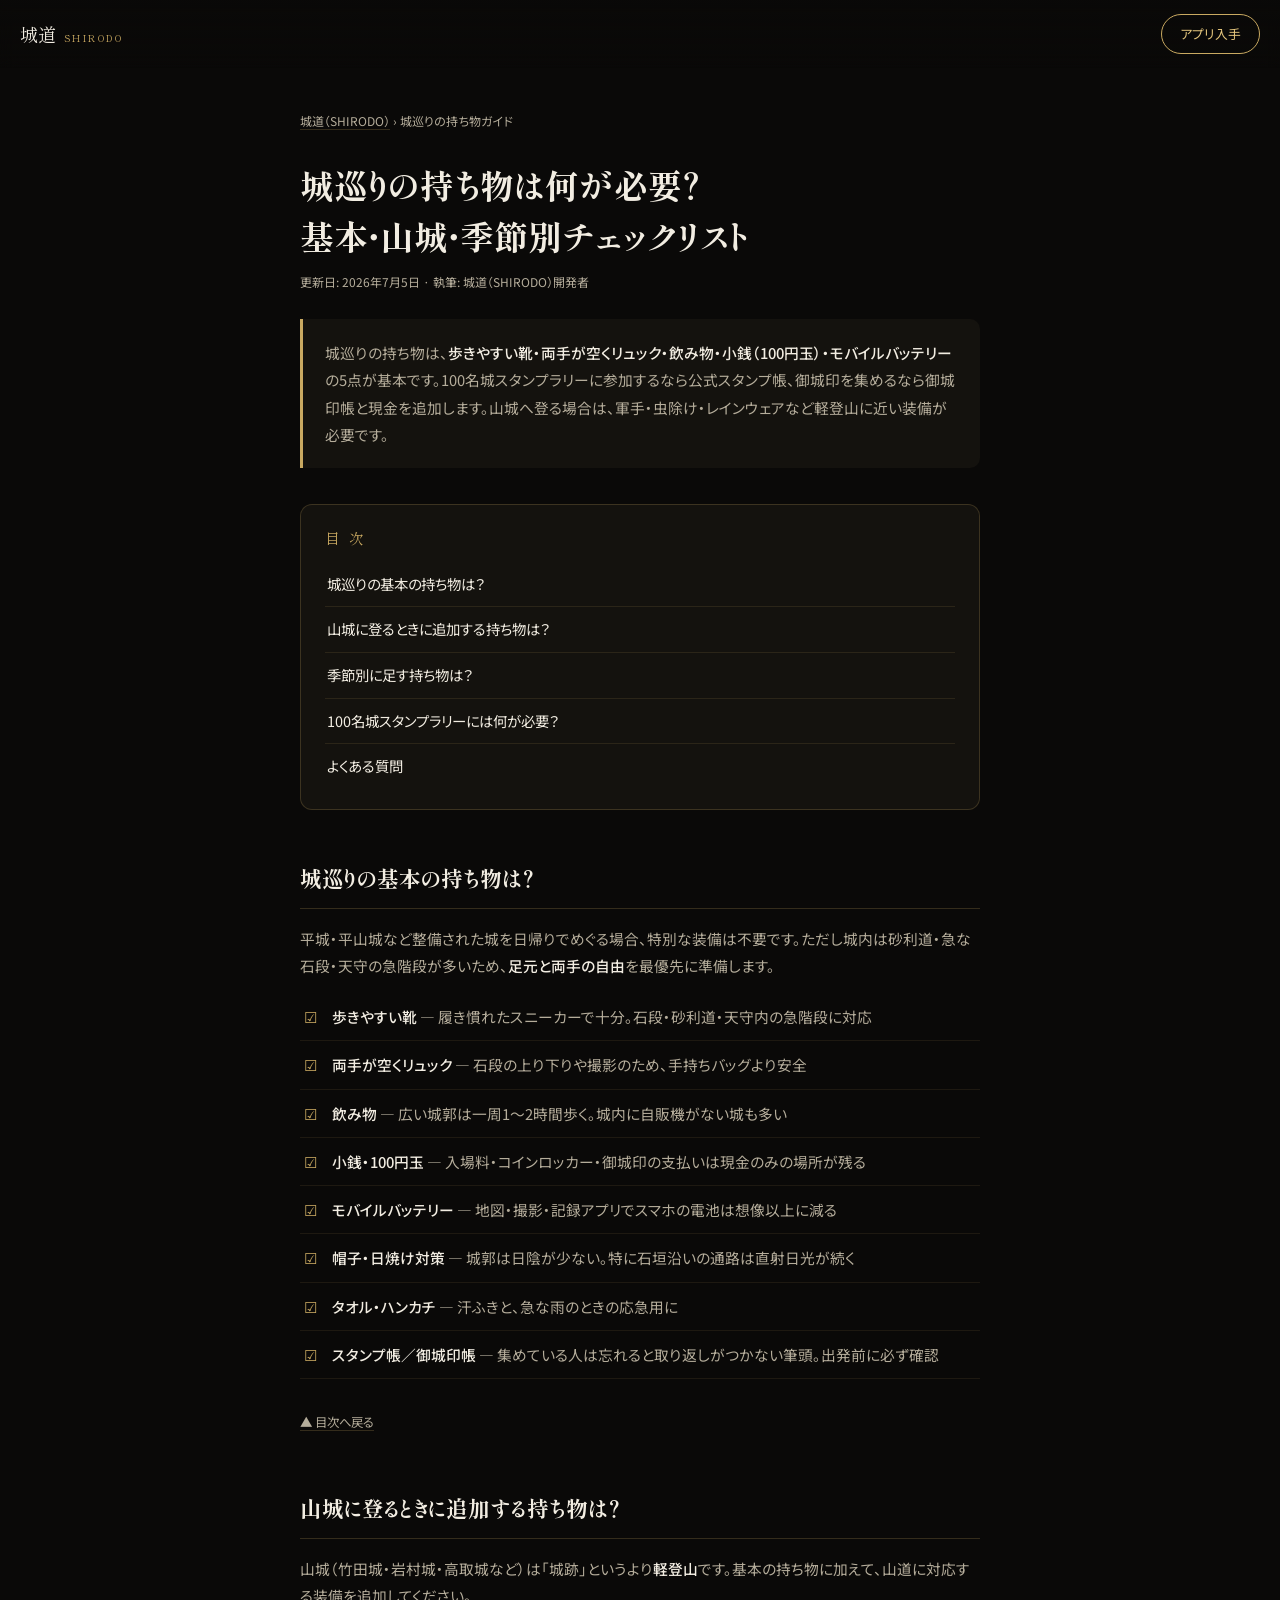
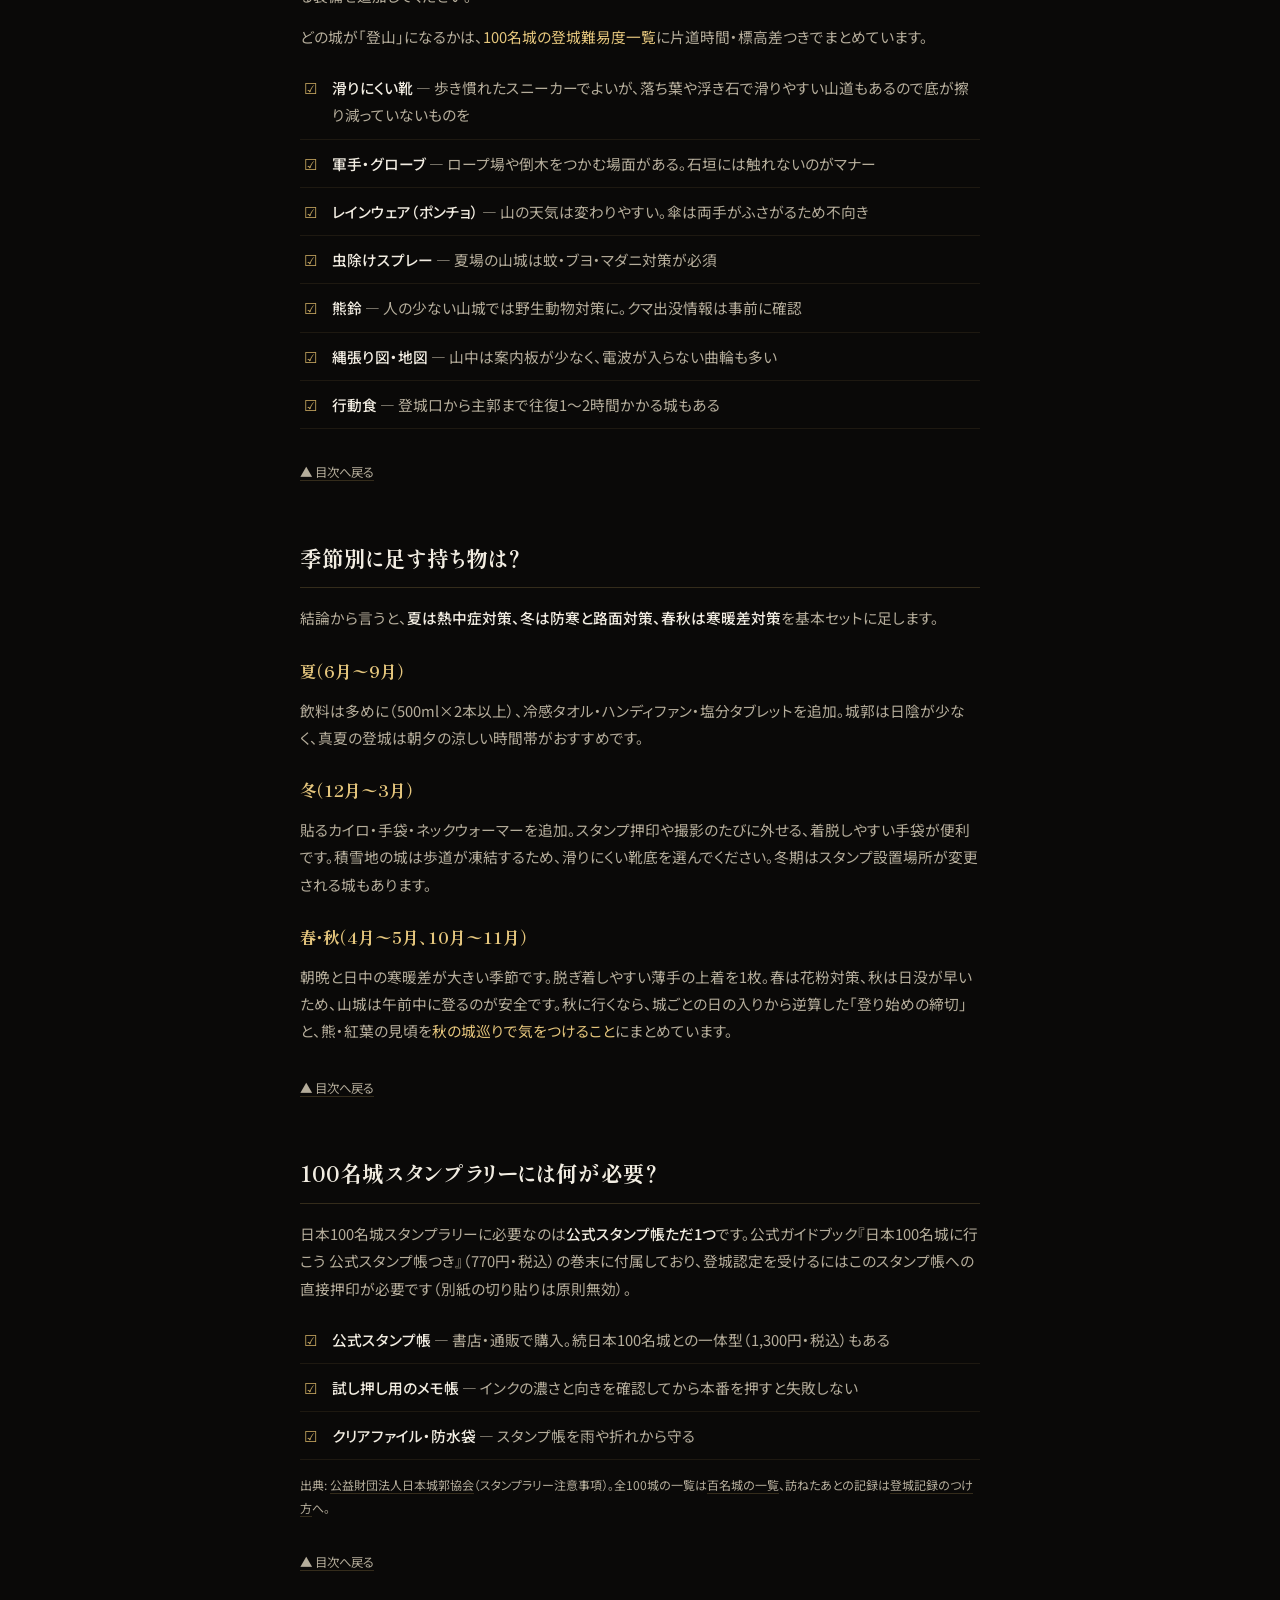
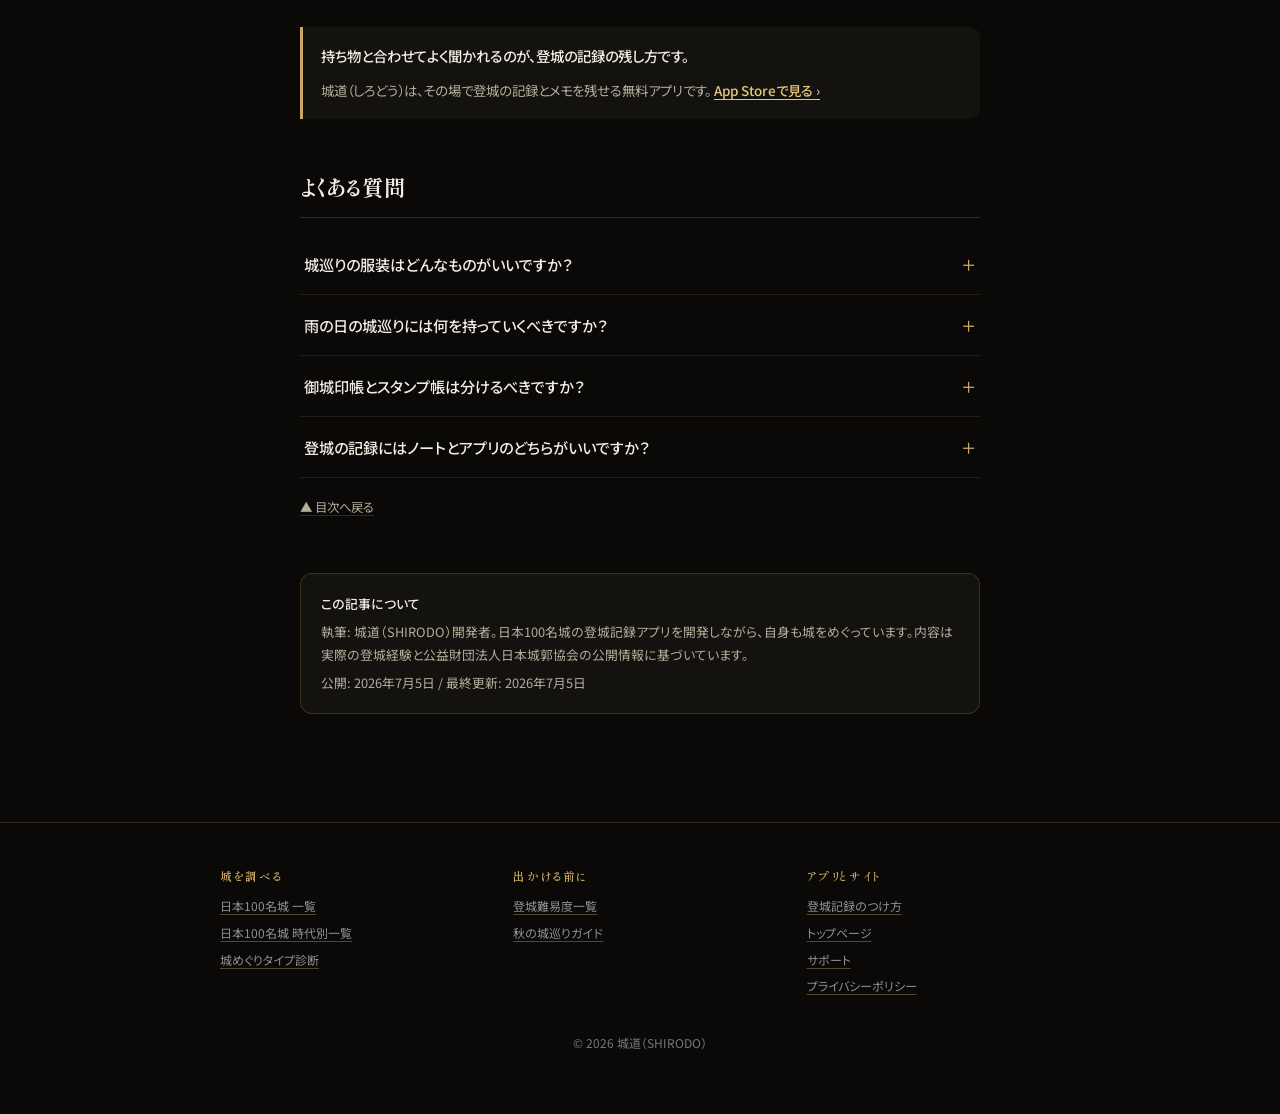
<file: guide/mochimono/index.html>
<!DOCTYPE html>
<html lang="ja">
<head>
<meta charset="UTF-8">
<meta name="viewport" content="width=device-width, initial-scale=1.0, viewport-fit=cover">
<title>城巡りの持ち物リスト｜基本・山城・季節別チェックリスト | 城道（SHIRODO）</title>
<meta name="description" content="城巡りに必要な持ち物を基本・山城・季節別にチェックリストで解説。歩きやすい靴と両手が空くリュックが基本。100名城スタンプラリーに必要なものも紹介。登城記録アプリ城道（SHIRODO）。">
<meta name="robots" content="index, follow">
<link rel="canonical" href="https://shirodo.com/guide/mochimono/">
<meta property="og:title" content="城巡りの持ち物リスト｜基本・山城・季節別チェックリスト">
<meta property="og:description" content="城巡りに必要な持ち物を基本・山城・季節別にチェックリストで解説。100名城スタンプラリーに必要なものも紹介。">
<meta property="og:image" content="https://shirodo.com/assets/matsumoto-castle.jpg">
<meta property="og:url" content="https://shirodo.com/guide/mochimono/">
<meta property="og:type" content="article">
<meta property="og:site_name" content="城道（SHIRODO）">
<meta property="og:locale" content="ja_JP">
<meta name="twitter:card" content="summary_large_image">
<meta name="twitter:title" content="城巡りの持ち物リスト｜基本・山城・季節別チェックリスト">
<meta name="twitter:description" content="城巡りに必要な持ち物を基本・山城・季節別にチェックリストで解説。">
<meta name="twitter:image" content="https://shirodo.com/assets/matsumoto-castle.jpg">
<script type="application/ld+json">
{
 "@context": "https://schema.org",
 "@type": "BreadcrumbList",
 "itemListElement": [
  {"@type": "ListItem", "position": 1, "name": "城道（SHIRODO）", "item": "https://shirodo.com/"},
  {"@type": "ListItem", "position": 2, "name": "城巡りの持ち物ガイド", "item": "https://shirodo.com/guide/mochimono/"}
 ]
}
</script>
<script type="application/ld+json">
{
 "@context": "https://schema.org",
 "@type": "Article",
 "headline": "城巡りの持ち物リスト｜基本・山城・季節別チェックリスト",
 "description": "城巡りに必要な持ち物を基本・山城・季節別にチェックリストで解説。100名城スタンプラリーに必要なものも紹介。",
 "inLanguage": "ja-JP",
 "datePublished": "2026-07-05",
 "dateModified": "2026-07-05",
 "author": {"@type": "Person", "@id": "https://shirodo.com/#author", "name": "城道（SHIRODO）開発者", "url": "https://shirodo.com/"},
 "publisher": {"@type": "Organization", "name": "城道（SHIRODO）", "url": "https://shirodo.com/"},
 "mainEntityOfPage": "https://shirodo.com/guide/mochimono/",
 "image": "https://shirodo.com/assets/matsumoto-castle.jpg"
}
</script>
<script type="application/ld+json">
{
 "@context": "https://schema.org",
 "@type": "FAQPage",
 "inLanguage": "ja-JP",
 "mainEntity": [
  {"@type": "Question", "name": "城巡りの服装はどんなものがいいですか？",
   "acceptedAnswer": {"@type": "Answer", "text": "城巡りの服装は「動きやすさ」と「温度調節のしやすさ」を優先します。城内は砂利道・急な石段・坂が多いため、スニーカーなど歩き慣れた靴と、脱ぎ着しやすい重ね着が基本です。天守の中は靴を脱いで急な階段を上ることが多いので、スカートよりパンツスタイルが安心です。"}},
  {"@type": "Question", "name": "雨の日の城巡りには何を持っていくべきですか？",
   "acceptedAnswer": {"@type": "Answer", "text": "雨の日の城巡りには、傘よりも両手が空くレインウェア（レインポンチョ）が便利です。石垣や石段は濡れると滑りやすいため、滑りにくい靴も重要です。スタンプ帳や御城印を濡らさないためのクリアファイル・防水袋もあると安心です。"}},
  {"@type": "Question", "name": "御城印帳とスタンプ帳は分けるべきですか？",
   "acceptedAnswer": {"@type": "Answer", "text": "分けるのがおすすめです。100名城スタンプは公式スタンプ帳に直接押印しないと登城認定の対象外になる一方、御城印は書き置きの和紙を御城印帳に貼る（または挟む）形式が主流です。役割が異なるため、両方集めるなら2冊持ちが確実です。"}},
  {"@type": "Question", "name": "登城の記録にはノートとアプリのどちらがいいですか？",
   "acceptedAnswer": {"@type": "Answer", "text": "手を動かして残したい人はノート、荷物を減らしたい人はスマホアプリが向いています。登城記録アプリの城道（SHIRODO）なら、登城の記録とメモをその場で残せて、スタンプ設置場所が閉まっていた日でも記録が途切れません。"}}
 ]
}
</script>
<!-- shared:head -->
<meta name="apple-itunes-app" content="app-id=6781983836">
<link rel="icon" href="/favicon.ico" sizes="32x32">
<link rel="icon" type="image/png" href="/favicon.png" sizes="192x192">
<link rel="apple-touch-icon" href="/apple-touch-icon.png">
<link rel="preconnect" href="https://fonts.googleapis.com">
<link rel="preconnect" href="https://fonts.gstatic.com" crossorigin>
<link rel="stylesheet" href="https://fonts.googleapis.com/css2?family=Noto+Serif+JP:wght@400;500;600;700&family=Noto+Sans+JP:wght@400;500;700&family=Shippori+Mincho:wght@500;600;700&display=swap">
<link rel="stylesheet" href="/assets/site.css?v=2f1d0cd4">
<!-- /shared:head -->

<style>
          .serif { font-family: var(--f-serif); font-weight: 500; letter-spacing: 0.02em; }
  
        
  main { max-width: 720px; margin: 0 auto; padding: 110px 20px 60px; }
    
  h1 { font-family: var(--f-serif); font-size: 1.75rem; line-height: 1.5; margin-bottom: 10px; }
    .lead { font-size: 0.95rem; margin-bottom: 16px; }
  
  .toc {
    background: var(--sumi-2); border: 1px solid var(--line); border-radius: 12px;
    padding: 20px 24px; margin-bottom: 48px;
    scroll-margin-top: 76px;
  }
  .toc-title {
    font-family: var(--f-serif); font-size: 0.9rem; color: var(--gold);
    letter-spacing: 0.2em; margin-bottom: 10px;
  }
        .toc a { display: block; padding: 9px 2px; font-size: 0.9rem; color: var(--washi); }
  .toc a:hover { color: var(--gold-bright); }

  section { margin-bottom: 52px; scroll-margin-top: 76px; }
  h2 { font-family: var(--f-serif); font-size: 1.35rem; margin-bottom: 16px; padding-bottom: 10px; border-bottom: 1px solid var(--line); }
  h3 { font-family: var(--f-serif); font-size: 1.05rem; color: var(--gold-bright); margin: 24px 0 10px; }
  p { font-size: 0.92rem; color: var(--washi-dim); margin-bottom: 14px; }
  p strong, li strong { color: var(--washi); font-weight: 500; }

  .checklist { list-style: none; margin-bottom: 14px; }
  .checklist li {
    position: relative; padding: 10px 4px 10px 32px; font-size: 0.92rem; color: var(--washi-dim);
    border-bottom: 1px solid rgba(201,169,97,0.1);
  }
  .checklist li::before {
    content: "☑"; position: absolute; left: 4px; color: var(--gold);
  }
  .src-note { font-size: 0.75rem; }
      
  .faq-item { border-bottom: 1px solid rgba(201,169,97,0.12); }
  .faq-item summary {
    cursor: pointer; padding: 16px 4px; font-size: 0.95rem; font-weight: 500;
    list-style: none; position: relative; padding-right: 28px; color: var(--washi);
  }
    .faq-item summary::after {
    content: "＋"; position: absolute; right: 4px; top: 16px; color: var(--gold);
  }
    .faq-body { padding: 0 4px 18px; font-size: 0.88rem; color: var(--washi-dim); }

    .app-callout h2 { font-family: var(--f-serif); font-size: 1.15rem; margin-bottom: 10px; border: none; padding: 0; }
    .cta-primary {
    display: inline-block; padding: 11px 26px; border-radius: 999px;
    background: linear-gradient(135deg, var(--gold), var(--gold-bright));
    color: var(--sumi); font-weight: 700; font-size: 0.9rem;
  }
  .cta-note { font-size: 0.72rem; color: var(--washi-dim); margin-top: 10px; }

        
          
          
    
      
  @media (min-width: 720px) {
    h1 { font-size: 2.1rem; }
  }
</style>
<!-- shared:scripts -->
<script defer src="/assets/analytics.js"></script>
<script defer src="/assets/appstore-qr.js"></script>
<!-- /shared:scripts -->
</head>
<body>

<!-- shared:nav -->
<nav class="nav">
  <a class="nav-brand" href="/">城道<small>SHIRODO</small></a>
  <a class="nav-cta" href="https://apps.apple.com/app/id6781983836">アプリ入手</a>
</nav>
<!-- /shared:nav -->

<main>
  <p class="breadcrumb"><a href="/">城道（SHIRODO）</a> › 城巡りの持ち物ガイド</p>

  <h1>城巡りの持ち物は何が必要？<br>基本・山城・季節別チェックリスト</h1>
  <p class="article-meta">更新日: 2026年7月5日 · 執筆: 城道（SHIRODO）開発者</p>

  <div class="lead-answer">
    <p style="margin-bottom:0">城巡りの持ち物は、<strong>歩きやすい靴・両手が空くリュック・飲み物・小銭（100円玉）・モバイルバッテリー</strong>の5点が基本です。100名城スタンプラリーに参加するなら公式スタンプ帳、御城印を集めるなら御城印帳と現金を追加します。山城へ登る場合は、軍手・虫除け・レインウェアなど軽登山に近い装備が必要です。</p>
  </div>

  <nav class="toc" id="toc" aria-label="目次">
    <p class="toc-title">目 次</p>
    <ol>
      <li><a href="#basic">城巡りの基本の持ち物は？</a></li>
      <li><a href="#yamajiro">山城に登るときに追加する持ち物は？</a></li>
      <li><a href="#season">季節別に足す持ち物は？</a></li>
      <li><a href="#stamp">100名城スタンプラリーには何が必要？</a></li>
      <li><a href="#faq">よくある質問</a></li>
    </ol>
  </nav>

  <section id="basic">
    <h2>城巡りの基本の持ち物は？</h2>
    <p>平城・平山城など整備された城を日帰りでめぐる場合、特別な装備は不要です。ただし城内は砂利道・急な石段・天守の急階段が多いため、<strong>足元と両手の自由</strong>を最優先に準備します。</p>
    <ul class="checklist">
      <li><strong>歩きやすい靴</strong> — 履き慣れたスニーカーで十分。石段・砂利道・天守内の急階段に対応</li>
      <li><strong>両手が空くリュック</strong> — 石段の上り下りや撮影のため、手持ちバッグより安全</li>
      <li><strong>飲み物</strong> — 広い城郭は一周1〜2時間歩く。城内に自販機がない城も多い</li>
      <li><strong>小銭・100円玉</strong> — 入場料・コインロッカー・御城印の支払いは現金のみの場所が残る</li>
      <li><strong>モバイルバッテリー</strong> — 地図・撮影・記録アプリでスマホの電池は想像以上に減る</li>
      <li><strong>帽子・日焼け対策</strong> — 城郭は日陰が少ない。特に石垣沿いの通路は直射日光が続く</li>
      <li><strong>タオル・ハンカチ</strong> — 汗ふきと、急な雨のときの応急用に</li>
      <li><strong>スタンプ帳／御城印帳</strong> — 集めている人は忘れると取り返しがつかない筆頭。出発前に必ず確認</li>
    </ul>
    <a class="back-to-toc" href="#toc">▲ 目次へ戻る</a>
  </section>

  <section id="yamajiro">
    <h2>山城に登るときに追加する持ち物は？</h2>
    <p>山城（竹田城・岩村城・高取城など）は「城跡」というより<strong>軽登山</strong>です。基本の持ち物に加えて、山道に対応する装備を追加してください。</p>
    <p>どの城が「登山」になるかは、<a href="/guide/level/">100名城の登城難易度一覧</a>に片道時間・標高差つきでまとめています。</p>
    <ul class="checklist">
      <li><strong>滑りにくい靴</strong> — 歩き慣れたスニーカーでよいが、落ち葉や浮き石で滑りやすい山道もあるので底が擦り減っていないものを</li>
      <li><strong>軍手・グローブ</strong> — ロープ場や倒木をつかむ場面がある。石垣には触れないのがマナー</li>
      <li><strong>レインウェア（ポンチョ）</strong> — 山の天気は変わりやすい。傘は両手がふさがるため不向き</li>
      <li><strong>虫除けスプレー</strong> — 夏場の山城は蚊・ブヨ・マダニ対策が必須</li>
      <li><strong>熊鈴</strong> — 人の少ない山城では野生動物対策に。クマ出没情報は事前に確認</li>
      <li><strong>縄張り図・地図</strong> — 山中は案内板が少なく、電波が入らない曲輪も多い</li>
      <li><strong>行動食</strong> — 登城口から主郭まで往復1〜2時間かかる城もある</li>
    </ul>
    <a class="back-to-toc" href="#toc">▲ 目次へ戻る</a>
  </section>

  <section id="season">
    <h2>季節別に足す持ち物は？</h2>
    <p>結論から言うと、<strong>夏は熱中症対策、冬は防寒と路面対策、春秋は寒暖差対策</strong>を基本セットに足します。</p>
    <h3>夏（6月〜9月）</h3>
    <p>飲料は多めに（500ml×2本以上）、冷感タオル・ハンディファン・塩分タブレットを追加。城郭は日陰が少なく、真夏の登城は朝夕の涼しい時間帯がおすすめです。</p>
    <h3>冬（12月〜3月）</h3>
    <p>貼るカイロ・手袋・ネックウォーマーを追加。スタンプ押印や撮影のたびに外せる、着脱しやすい手袋が便利です。積雪地の城は歩道が凍結するため、滑りにくい靴底を選んでください。冬期はスタンプ設置場所が変更される城もあります。</p>
    <h3>春・秋（4月〜5月、10月〜11月）</h3>
    <p>朝晩と日中の寒暖差が大きい季節です。脱ぎ着しやすい薄手の上着を1枚。春は花粉対策、秋は日没が早いため、山城は午前中に登るのが安全です。秋に行くなら、城ごとの日の入りから逆算した「登り始めの締切」と、熊・紅葉の見頃を<a href="/guide/koyo/">秋の城巡りで気をつけること</a>にまとめています。</p>
    <a class="back-to-toc" href="#toc">▲ 目次へ戻る</a>
  </section>

  <section id="stamp">
    <h2>100名城スタンプラリーには何が必要？</h2>
    <p>日本100名城スタンプラリーに必要なのは<strong>公式スタンプ帳ただ1つ</strong>です。公式ガイドブック『日本100名城に行こう 公式スタンプ帳つき』（770円・税込）の巻末に付属しており、登城認定を受けるにはこのスタンプ帳への直接押印が必要です（別紙の切り貼りは原則無効）。</p>
    <ul class="checklist">
      <li><strong>公式スタンプ帳</strong> — 書店・通販で購入。続日本100名城との一体型（1,300円・税込）もある</li>
      <li><strong>試し押し用のメモ帳</strong> — インクの濃さと向きを確認してから本番を押すと失敗しない</li>
      <li><strong>クリアファイル・防水袋</strong> — スタンプ帳を雨や折れから守る</li>
    </ul>
    <p class="src-note">出典: <a href="https://jokaku.jp/" target="_blank" rel="noopener">公益財団法人日本城郭協会</a>（スタンプラリー注意事項）。全100城の一覧は<a href="/100meijo/">百名城の一覧</a>、訪ねたあとの記録は<a href="/guide/kiroku/">登城記録のつけ方</a>へ。</p>
    <a class="back-to-toc" href="#toc">▲ 目次へ戻る</a>
  </section>

  <div id="bridge-slot" class="bridge-slot"></div>
  <script>
  (function () {
    var APP_URL = 'https://apps.apple.com/app/id6781983836';
    var variants = {
      C1: '<p class="bridge-line"><span>登城の記録も、その場でスマホに残せます。</span> <a href="' + APP_URL + '" class="bridge-link bridge-link--c1">城道（しろどう）を見る ›</a></p>',
      C2: '<div class="bridge-chip"><span class="badge">城</span><span class="text">登城の記録とメモは、<b>城道（しろどう）</b>という無料アプリでも残せます。</span><a href="' + APP_URL + '" class="arrow bridge-link bridge-link--c2">見てみる ›</a></div>',
      C3: '<div class="bridge-box"><p class="q">持ち物と合わせてよく聞かれるのが、登城の記録の残し方です。</p><p class="link-row"><span>城道（しろどう）は、その場で登城の記録とメモを残せる無料アプリです。</span> <a href="' + APP_URL + '" class="bridge-link bridge-link--c3">App Storeで見る ›</a></p></div>'
    };
    var keys = Object.keys(variants);
    var STORAGE_KEY = 'mochimono_bridge_variant';
    var variant = localStorage.getItem(STORAGE_KEY);
    if (!variant || !variants[variant]) {
      variant = keys[Math.floor(Math.random() * keys.length)];
      try { localStorage.setItem(STORAGE_KEY, variant); } catch (e) {}
    }
    document.getElementById('bridge-slot').innerHTML = variants[variant];
    document.addEventListener('DOMContentLoaded', function () {
      if (window.posthog) {
        posthog.capture('bridge_variant_view', { variant: variant, page_path: location.pathname });
      }
    });
  })();
  </script>

  <section id="faq">
    <h2>よくある質問</h2>
    <details class="faq-item">
      <summary>城巡りの服装はどんなものがいいですか？</summary>
      <div class="faq-body">城巡りの服装は「動きやすさ」と「温度調節のしやすさ」を優先します。城内は砂利道・急な石段・坂が多いため、スニーカーなど歩き慣れた靴と、脱ぎ着しやすい重ね着が基本です。天守の中は靴を脱いで急な階段を上ることが多いので、スカートよりパンツスタイルが安心です。</div>
    </details>
    <details class="faq-item">
      <summary>雨の日の城巡りには何を持っていくべきですか？</summary>
      <div class="faq-body">雨の日の城巡りには、傘よりも両手が空くレインウェア（レインポンチョ）が便利です。石垣や石段は濡れると滑りやすいため、滑りにくい靴も重要です。スタンプ帳や御城印を濡らさないためのクリアファイル・防水袋もあると安心です。</div>
    </details>
    <details class="faq-item">
      <summary>御城印帳とスタンプ帳は分けるべきですか？</summary>
      <div class="faq-body">分けるのがおすすめです。100名城スタンプは公式スタンプ帳に直接押印しないと登城認定の対象外になる一方、御城印は書き置きの和紙を御城印帳に貼る（または挟む）形式が主流です。役割が異なるため、両方集めるなら2冊持ちが確実です。</div>
    </details>
    <details class="faq-item">
      <summary>登城の記録にはノートとアプリのどちらがいいですか？</summary>
      <div class="faq-body">手を動かして残したい人はノート、荷物を減らしたい人はスマホアプリが向いています。登城記録アプリの城道（SHIRODO）なら、登城の記録とメモをその場で残せて、スタンプ設置場所が閉まっていた日でも記録が途切れません。</div>
    </details>
    <a class="back-to-toc" href="#toc">▲ 目次へ戻る</a>
  </section>

  <div class="author-box">
    <span><strong>この記事について</strong></span>
    <span>執筆: 城道（SHIRODO）開発者。日本100名城の登城記録アプリを開発しながら、自身も城をめぐっています。内容は実際の登城経験と公益財団法人日本城郭協会の公開情報に基づいています。</span>
    <span>公開: 2026年7月5日 / 最終更新: 2026年7月5日</span>
  </div>

</main>

<!-- shared:footer -->
<footer>
  <nav class="footer-links" aria-label="サイト内のページ">
    <div class="footer-col">
      <h2 class="footer-col-head">城を調べる</h2>
      <ul>
        <li><a href="/100meijo/">日本100名城 一覧</a></li>
        <li><a href="/100meijo/jidai/">日本100名城 時代別一覧</a></li>
        <li><a href="/shindan/">城めぐりタイプ診断</a></li>
      </ul>
    </div>
    <div class="footer-col">
      <h2 class="footer-col-head">出かける前に</h2>
      <ul>
        <li><a href="/guide/level/">登城難易度一覧</a></li>
        <li><a href="/guide/koyo/">秋の城巡りガイド</a></li>
      </ul>
    </div>
    <div class="footer-col footer-col-misc">
      <h2 class="footer-col-head">アプリとサイト</h2>
      <ul>
        <li><a href="/guide/kiroku/">登城記録のつけ方</a></li>
        <li><a href="/">トップページ</a></li>
        <li><a href="/support/">サポート</a></li>
        <li><a href="/privacy/">プライバシーポリシー</a></li>
      </ul>
    </div>
  </nav>
  <p class="footer-copy">© 2026 城道（SHIRODO）</p>
</footer>
<!-- /shared:footer -->

</body>
</html>
</file>
<file: assets/site.css>
/* 城道（SHIRODO）LP 全ページ共通のスタイル。
 * 正本はこのファイル。ページ固有のスタイルは各ページの <style> に置き、同じセレクタはページ側が上書きする。
 * 読み込みは scripts/shared_parts.py の head 部品（?v= はファイル内容から自動計算）。 */

:root {
  --gold: #c9a961;
  --gold-bright: #e5c67d;
  --vermilion: #a33a2a;
  --sumi: #0a0908;
  --sumi-2: #14120e;
  --sumi-3: #1e1a14;
  --washi: #f2ede2;
  --washi-dim: #b5ad9b;
  --line: rgba(201, 169, 97, 0.22);
  --f-serif: "Shippori Mincho", "Noto Serif JP", "Hiragino Mincho ProN", "Yu Mincho", serif;
  --f-sans: "Noto Sans JP", -apple-system, BlinkMacSystemFont, "Hiragino Sans", "Yu Gothic", sans-serif;
  --ochre: #c97b3f;
}

* { box-sizing: border-box; margin: 0; padding: 0; }

html { scroll-behavior: smooth; -webkit-text-size-adjust: 100%; }

body {
  background: var(--sumi);
  color: var(--washi);
  font-family: var(--f-sans);
  line-height: 1.85;
  font-feature-settings: "palt";
  -webkit-font-smoothing: antialiased;
}

a { color: var(--gold-bright); text-decoration: none; }

.visually-hidden {
  position: absolute; width: 1px; height: 1px; padding: 0; margin: -1px;
  overflow: hidden; clip: rect(0, 0, 0, 0); white-space: nowrap; border: 0;
}

.nav {
  position: fixed; top: 0; left: 0; right: 0; z-index: 50;
  display: flex; justify-content: space-between; align-items: center;
  padding: 14px 20px;
  background: linear-gradient(to bottom, rgba(10,9,8,0.95), rgba(10,9,8,0.6) 80%, transparent);
  backdrop-filter: blur(8px);
  -webkit-backdrop-filter: blur(8px);
}

.nav-brand { font-family: var(--f-serif); font-size: 1.15rem; color: var(--washi); }

.nav-brand small { font-size: 0.6rem; letter-spacing: 0.25em; color: var(--gold); margin-left: 8px; }

.nav-cta {
  font-size: 0.8rem; padding: 7px 18px; border: 1px solid var(--gold);
  border-radius: 999px; color: var(--gold-bright);
}

.breadcrumb { font-size: 0.75rem; color: var(--washi-dim); margin-bottom: 28px; }

.breadcrumb a { color: var(--washi-dim); text-decoration: underline; text-underline-offset: 3px; text-decoration-color: var(--line); }

.lead strong { color: var(--washi); font-weight: 500; }

.app-callout {
  margin: 36px 0 48px; padding: 22px 22px;
  background: var(--sumi-2); border: 1px solid var(--line); border-radius: 12px;
}

.app-callout p { font-size: 0.9rem; color: var(--washi-dim); margin-bottom: 14px; }

.toc ol { list-style: none; }

.toc li { border-bottom: 1px solid rgba(201,169,97,0.12); }

.toc li:last-child { border-bottom: none; }

.back-to-toc {
  display: inline-block; margin-top: 18px; font-size: 0.78rem;
  color: var(--washi-dim); text-decoration: underline;
  text-underline-offset: 3px; text-decoration-color: var(--line);
}

.back-to-toc:hover { color: var(--gold-bright); }

.src-note a { color: var(--washi-dim); text-decoration: underline; text-underline-offset: 3px; text-decoration-color: var(--line); }

.faq-item summary::-webkit-details-marker { display: none; }

.faq-item[open] summary::after { content: "－"; }

footer {
  text-align: center; padding: 44px 20px 60px; font-size: 0.75rem;
  color: rgba(255,255,255,0.45); border-top: 1px solid var(--line);
}

footer a { color: rgba(255,255,255,0.55); text-decoration: underline; text-underline-offset: 3px; text-decoration-color: rgba(201,169,97,0.4); }

/* フッターのリンクは3つのまとまりに分ける。狭い画面では2カラムにし、
 * 最後のまとまり（アプリとサイト）だけ見出しを隠して1行に流す。
 * 見出しは h2 なので、ページ側の素の h2 規則（枠線・大きさ）を打ち消す値をすべて持たせている。 */
.footer-links {
  display: grid; grid-template-columns: repeat(3, minmax(0, 1fr));
  gap: 40px; max-width: 840px; margin: 0 auto; text-align: left;
  font-size: 0.75rem;
}
.footer-col-head {
  font-family: var(--f-serif); font-size: 0.72rem; font-weight: 600; letter-spacing: 0.14em;
  color: var(--gold); margin: 0 0 10px; padding: 0; border: 0; line-height: 1.6;
}
.footer-col ul { list-style: none; margin: 0; padding: 0; line-height: 1.9; }
/* 読み物ページの素の p / li 規則（0.92rem・washi-dim）がフッターに漏れるので、ここで打ち消す */
.footer-col li { margin: 0 0 4px; font-size: 0.75rem; color: inherit; }
.footer-note { margin: 0 0 26px; font-size: 0.75rem; color: inherit; }
/* リンクの列に混ぜない。折り返して割れないよう nowrap にする */
.footer-copy { margin: 30px 0 0; white-space: nowrap; font-size: 0.75rem; color: inherit; }

@media (max-width: 599px) {
  .footer-links { grid-template-columns: repeat(2, minmax(0, 1fr)); gap: 24px 16px; }
  .footer-col-misc {
    grid-column: 1 / -1; margin-top: 2px; padding-top: 16px;
    border-top: 1px solid var(--line); text-align: center;
  }
  .footer-col-misc .footer-col-head {
    position: absolute; width: 1px; height: 1px; margin: -1px;
    overflow: hidden; clip: rect(0, 0, 0, 0); white-space: nowrap;
  }
  /* 折り返した2行目の先頭に区切り文字が落ちるので、区切りは余白で見せる */
  .footer-col-misc ul { display: flex; flex-wrap: wrap; justify-content: center; gap: 6px 18px; }
  .footer-col-misc li { margin: 0; }
}

.article-meta { font-size: 0.75rem; color: var(--washi-dim); margin-bottom: 26px; }

.lead-answer {
  padding: 20px 22px; margin-bottom: 36px;
  background: var(--sumi-2); border-left: 3px solid var(--gold); border-radius: 0 10px 10px 0;
  font-size: 0.95rem;
}

.bridge-slot { margin: 36px 0 48px; }

.bridge-line { padding: 14px 2px; border-top: 1px solid var(--line); font-size: 0.9rem; }

.bridge-line span { color: var(--washi-dim); }

.bridge-line a { color: var(--gold-bright); text-decoration: underline; text-underline-offset: 3px; }

.bridge-chip {
  display: flex; align-items: center; gap: 14px;
  padding: 14px 16px 14px 14px;
  background: var(--sumi-3); border: 1px solid var(--line); border-radius: 10px;
}

.bridge-chip .badge {
  width: 30px; height: 30px; flex-shrink: 0; border-radius: 50%;
  border: 1px solid var(--gold); display: flex; align-items: center; justify-content: center;
  font-family: var(--f-serif); font-size: 0.8rem; color: var(--gold-bright);
}

.bridge-chip .text { font-size: 0.86rem; color: var(--washi-dim); flex: 1; }

.bridge-chip .text b { color: var(--washi); font-weight: 500; }

.bridge-chip a.arrow { color: var(--gold-bright); font-size: 0.83rem; flex-shrink: 0; text-decoration: none; white-space: nowrap; }

.bridge-box {
  padding: 16px 18px;
  background: var(--sumi-2); border-left: 3px solid var(--gold); border-radius: 0 10px 10px 0;
}

.bridge-box .q { font-size: 0.9rem; color: var(--washi); margin-bottom: 8px; font-weight: 500; }

.bridge-box .link-row { font-size: 0.84rem; margin-bottom: 0; }

.bridge-box .link-row span { color: var(--washi-dim); }

.bridge-box .link-row a { color: var(--gold-bright); text-decoration: underline; text-underline-offset: 3px; font-weight: 500; }

.author-box {
  display: flex; gap: 4px; flex-direction: column;
  padding: 18px 20px; margin-bottom: 48px;
  background: var(--sumi-2); border: 1px solid var(--line); border-radius: 12px;
  font-size: 0.8rem; color: var(--washi-dim);
}

.author-box strong { color: var(--washi); font-weight: 500; }

.meta { font-size: 0.75rem; color: var(--washi-dim); margin-bottom: 26px; }
</file>
